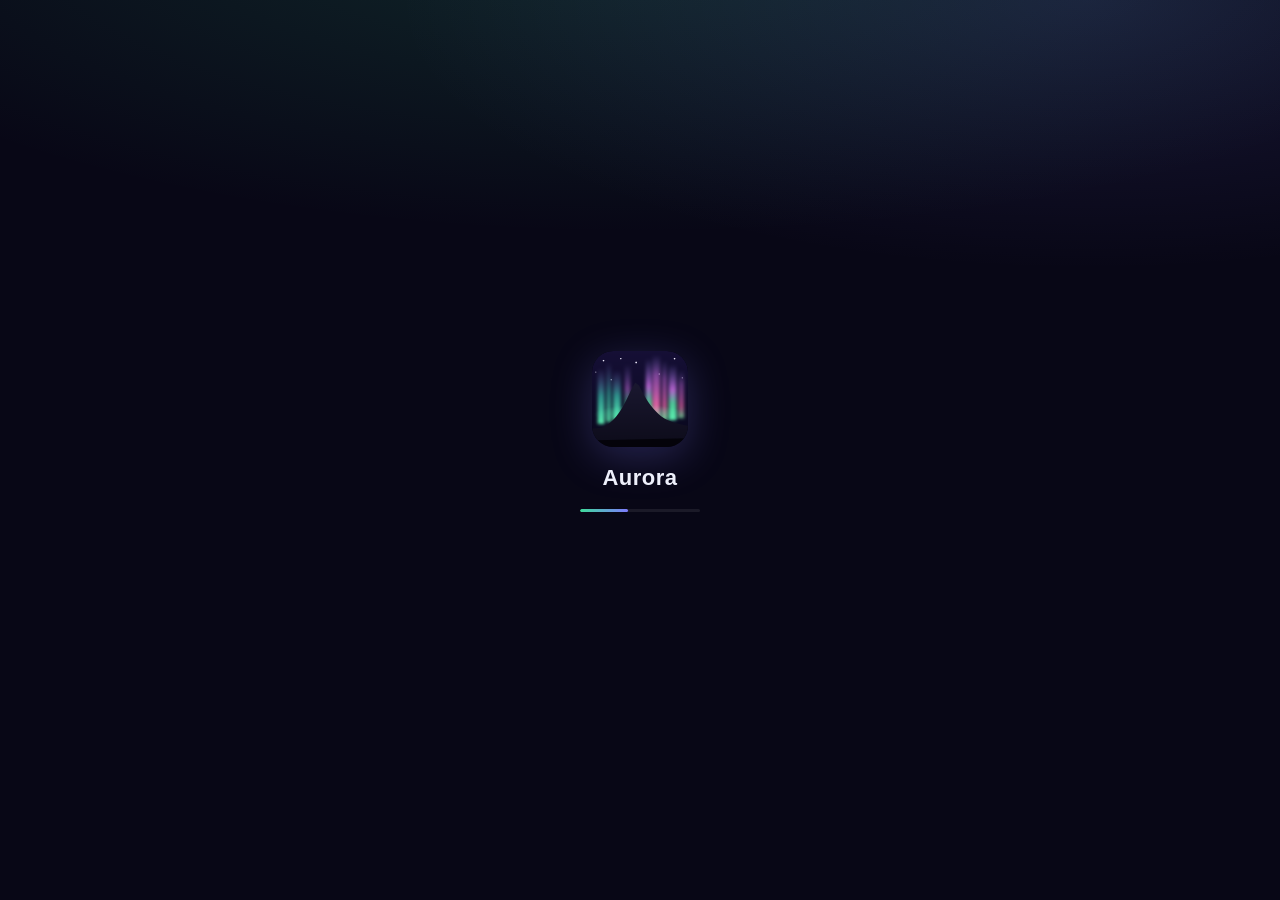
<file: web/index.html>
<!DOCTYPE html>
<html lang="pt-BR">
<head>
  <!-- Trocado pelo --base-href do `flutter build web` (precisa começar e terminar com "/"). -->
  <base href="$FLUTTER_BASE_HREF">

  <meta charset="UTF-8">
  <meta name="description" content="Aurora: tarefas, hábitos, treino, finanças e metas num app só.">
  <!-- viewport-fit=cover: o céu vai até a borda; o conteúdo fica dentro do safe-area (ver #app no CSS).
       maximum-scale=1 + inputs com 16px: o Safari não dá zoom ao tocar num campo. -->
  <meta name="viewport" content="width=device-width, initial-scale=1, maximum-scale=1, viewport-fit=cover">
  <meta name="theme-color" content="#080716">
  <meta name="color-scheme" content="dark light">
  <meta name="format-detection" content="telephone=no">

  <!-- iOS: "Adicionar à Tela de Início" abre sem a barra do Safari, como app. -->
  <meta name="apple-mobile-web-app-capable" content="yes">
  <meta name="mobile-web-app-capable" content="yes">
  <!-- black-translucent: a barra de status fica por cima do céu (o app desce o conteúdo pelo safe-area). -->
  <meta name="apple-mobile-web-app-status-bar-style" content="black-translucent">
  <meta name="apple-mobile-web-app-title" content="Aurora">
  <link rel="apple-touch-icon" href="icons/apple-touch-icon-180.png">
  <link rel="apple-touch-icon" sizes="152x152" href="icons/apple-touch-icon-152.png">
  <link rel="apple-touch-icon" sizes="167x167" href="icons/apple-touch-icon-167.png">
  <link rel="apple-touch-icon" sizes="180x180" href="icons/apple-touch-icon-180.png">

  <link rel="icon" type="image/png" href="favicon.png">
  <link rel="manifest" href="manifest.json">
  <title>Aurora</title>

  <style>
    :root {
      --ceu: #080716;
      --texto: #EEF0FB;
      --apagado: #A3A6C8;
      --grad-ini: #3EDB9A;
      --grad-fim: #7E7BFF;
      /* Safe-area do iPhone (notch, Dynamic Island, indicador de início). */
      --sa-cima: env(safe-area-inset-top, 0px);
      --sa-baixo: env(safe-area-inset-bottom, 0px);
      --sa-esq: env(safe-area-inset-left, 0px);
      --sa-dir: env(safe-area-inset-right, 0px);
    }

    html, body {
      margin: 0;
      padding: 0;
      height: 100%;
      background: var(--ceu);
      color: var(--texto);
      /* Sensação de app: sem seleção de texto, sem menu de toque longo, sem "puxar para atualizar". */
      -webkit-user-select: none;
      user-select: none;
      -webkit-touch-callout: none;
      -webkit-tap-highlight-color: transparent;
      -webkit-text-size-adjust: 100%;
      text-size-adjust: 100%;
      overscroll-behavior: none;
      overscroll-behavior-y: none;
      overflow: hidden;
      touch-action: manipulation;
    }

    /* Campos de texto (o Flutter cria <input>/<textarea> escondidos para o teclado):
       16px ou mais evita o zoom automático do Safari ao focar. Seleção volta a valer neles. */
    input, textarea, select, [contenteditable] {
      font-size: 16px !important;
      -webkit-user-select: text;
      user-select: text;
    }

    /* O Flutter ocupa a página inteira (o céu vai atrás da barra de status, como num app
       instalado). O safe-area vai para o Flutter por auroraAreaSegura()
       (lib/core/area_segura.dart), e cada tela desvia com SafeArea. */
    #app {
      position: fixed;
      inset: 0;
      overflow: hidden;
    }
    /* Mede o safe-area (env direto, sem var). A caixa cresce com o padding, então o
       ResizeObserver percebe quando o iOS informa ou muda os valores. */
    #medida-area {
      position: fixed;
      top: 0;
      left: 0;
      width: 0;
      height: 0;
      visibility: hidden;
      pointer-events: none;
      padding: env(safe-area-inset-top, 0px) env(safe-area-inset-right, 0px)
               env(safe-area-inset-bottom, 0px) env(safe-area-inset-left, 0px);
    }

    /* Tela de carregamento: aparece na hora (antes do Flutter) e some no 1º quadro. */
    #abertura {
      position: fixed;
      inset: 0;
      z-index: 10;
      display: flex;
      flex-direction: column;
      align-items: center;
      justify-content: center;
      gap: 18px;
      padding: var(--sa-cima) var(--sa-dir) var(--sa-baixo) var(--sa-esq);
      background:
        radial-gradient(120% 60% at 50% -10%, rgba(62, 219, 154, .16), transparent 60%),
        radial-gradient(90% 50% at 85% 0%, rgba(126, 123, 255, .14), transparent 60%),
        var(--ceu);
      font-family: -apple-system, BlinkMacSystemFont, "Segoe UI", Roboto, sans-serif;
      transition: opacity .35s ease;
    }
    #abertura.saindo { opacity: 0; pointer-events: none; }
    #abertura img {
      width: 96px;
      height: 96px;
      border-radius: 22%;
      box-shadow: 0 10px 40px rgba(126, 123, 255, .25);
    }
    #abertura .nome { font-size: 22px; font-weight: 600; letter-spacing: .5px; }
    #abertura .barra {
      width: 120px;
      height: 3px;
      border-radius: 3px;
      background: rgba(255, 255, 255, .08);
      overflow: hidden;
    }
    #abertura .barra::after {
      content: "";
      display: block;
      width: 40%;
      height: 100%;
      border-radius: 3px;
      background: linear-gradient(90deg, var(--grad-ini), var(--grad-fim));
      animation: correr 1.1s ease-in-out infinite;
    }
    #abertura .aviso {
      min-height: 20px;
      max-width: 280px;
      text-align: center;
      font-size: 14px;
      line-height: 20px;
      color: var(--apagado);
    }
    @keyframes correr {
      from { transform: translateX(-100%); }
      to { transform: translateX(250%); }
    }
    @media (prefers-reduced-motion: reduce) {
      #abertura .barra::after { animation: none; width: 100%; }
    }
  </style>
</head>
<body>
  <div id="abertura" role="status" aria-live="polite">
    <img src="icons/Icon-192.png" alt="">
    <div class="nome">Aurora</div>
    <div class="barra"></div>
    <div class="aviso" id="abertura-aviso"></div>
  </div>
  <div id="app"></div>
  <div id="medida-area"></div>
  <!-- Em arquivo, não embutido: a Content-Security-Policy (web/_headers) barra script embutido. -->
  <script src="aurora_web.js"></script>

  <!-- Carrega o Flutter dentro de #app e registra o Service Worker (web/flutter_bootstrap.js). -->
  <script src="flutter_bootstrap.js" async></script>
</body>
</html>
</file>
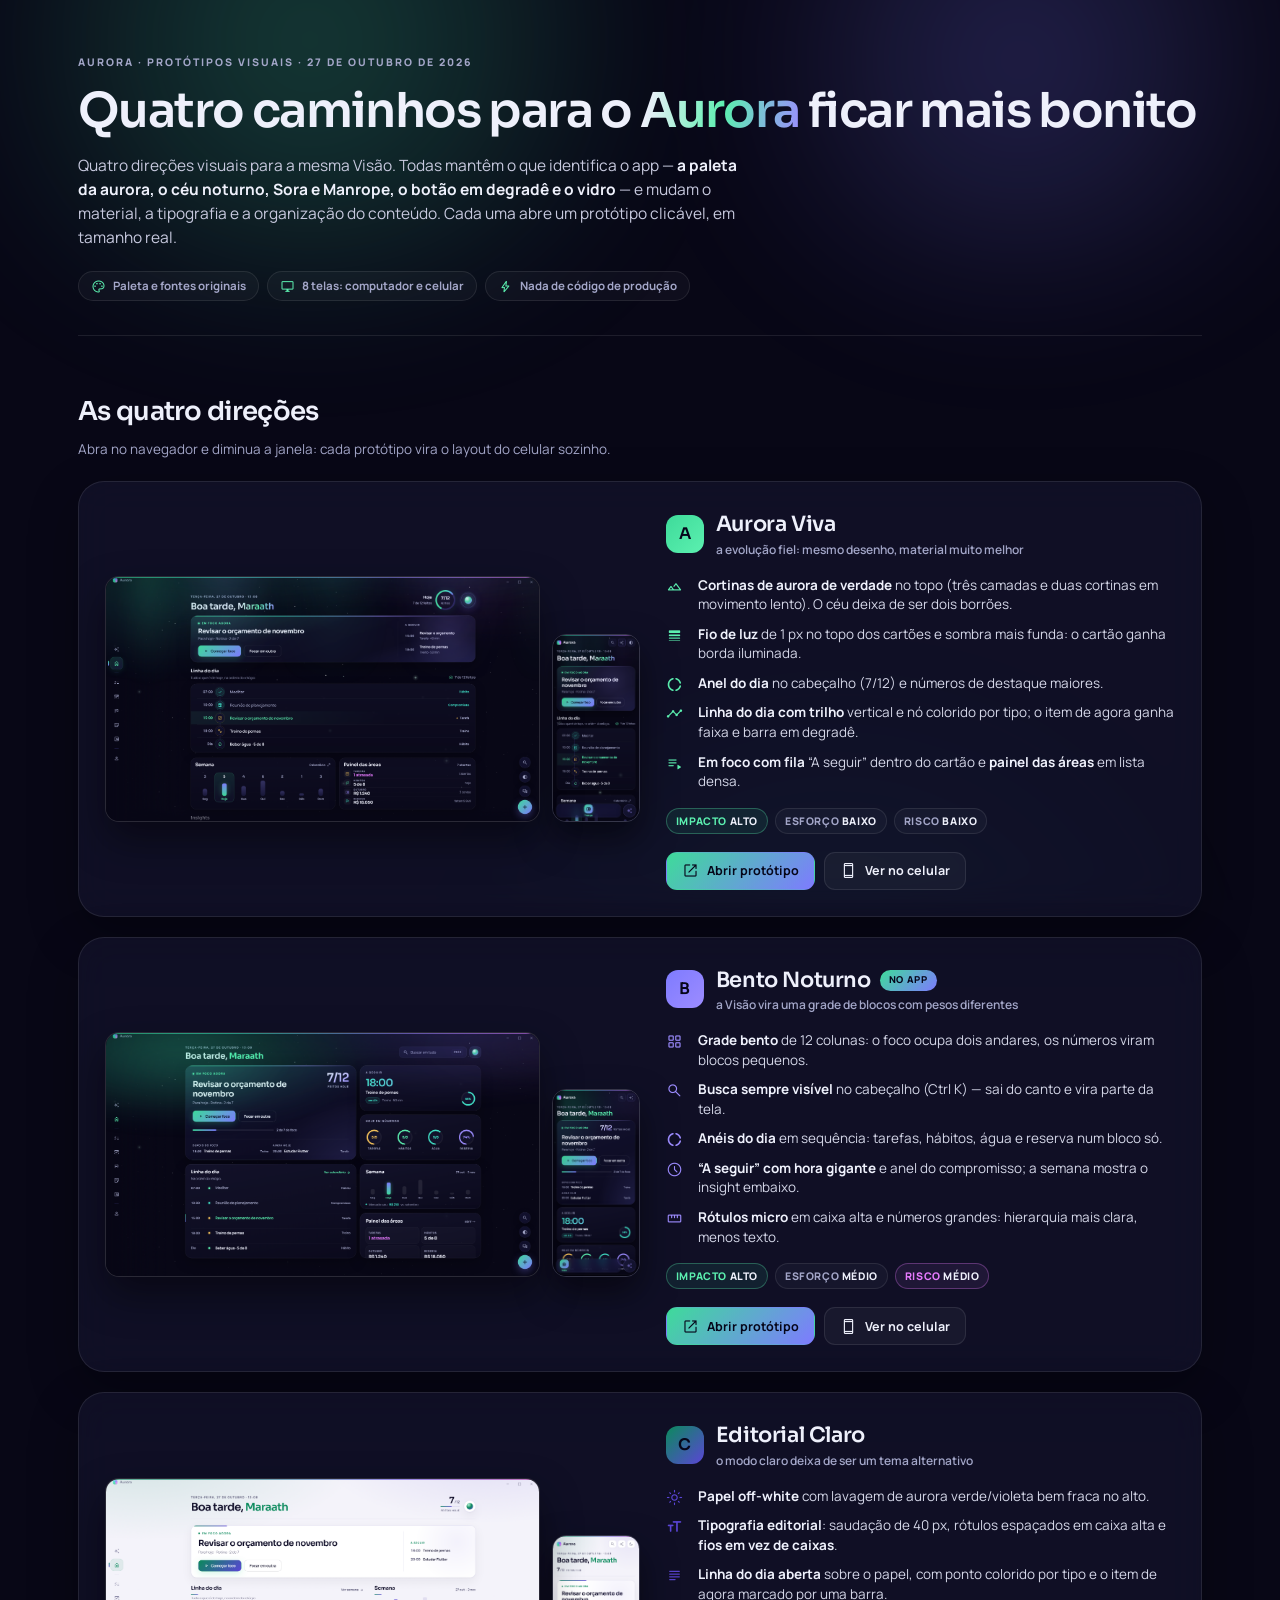
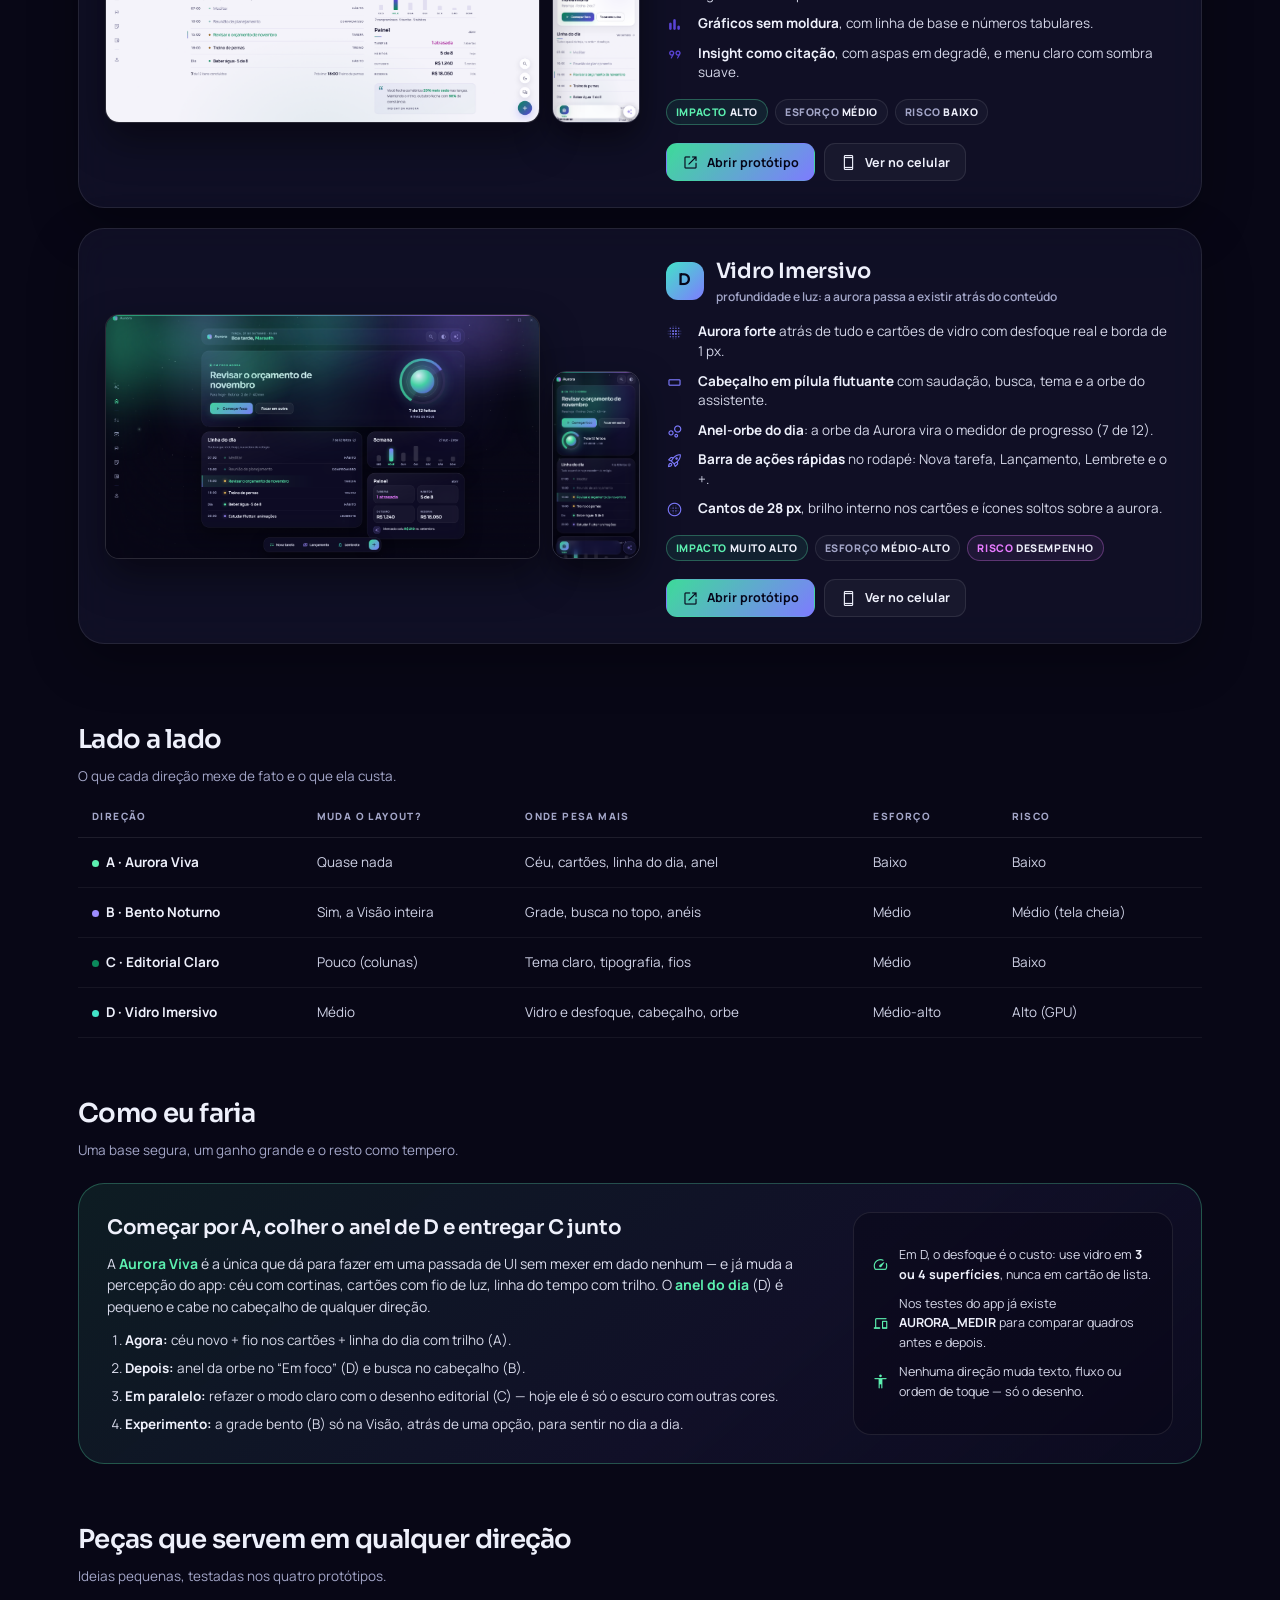
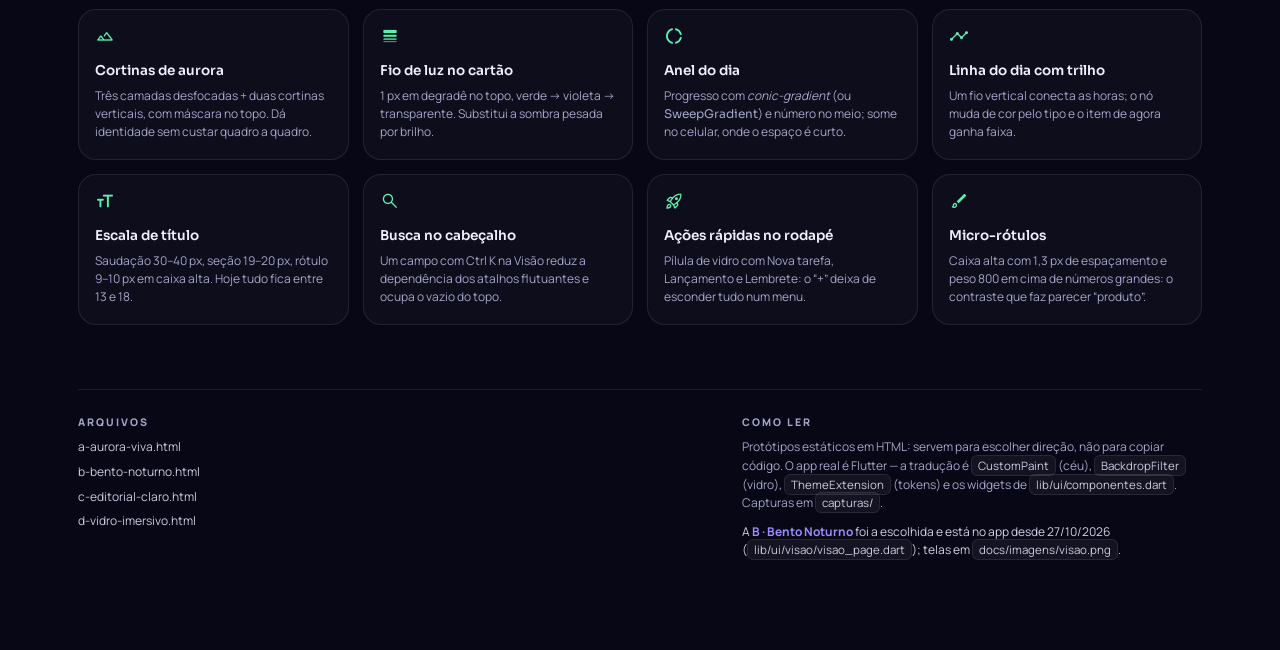
<file: docs/prototipo/visual/index.html>
<!doctype html>
<html lang="pt-BR">
<head>
<meta charset="utf-8">
<meta name="viewport" content="width=device-width, initial-scale=1">
<title>Aurora · estúdio visual — quatro caminhos</title>
<link rel="preconnect" href="https://fonts.googleapis.com">
<link href="https://fonts.googleapis.com/css2?family=Manrope:wght@300;400;500;600;700;800&family=Sora:wght@400;500;600;700&display=block" rel="stylesheet">
<link href="https://fonts.googleapis.com/css2?family=Material+Symbols+Rounded:opsz,wght,FILL@20..48,300..500,0..1&display=block" rel="stylesheet">
<style>
:root{
  --bg:#080716;--surface:#0F0E26;--surface2:#18173A;--line:#232250;--text:#EEF0FB;--muted:#A3A6C8;
  --accent:#5CF0B0;--accentFill:#3EDB9A;--gradIni:#3EDB9A;--gradFim:#7E7BFF;--noAccent:#06061A;
  --violeta:#9D8CFF;--teal:#42E3C8;--warn:#F5C35B;--bad:#E77BFF;
  --vidro:rgba(22,21,46,.62);--borda:rgba(255,255,255,.09);
}
*{box-sizing:border-box;margin:0;padding:0}
body{background:var(--bg);color:var(--text);font-family:Manrope,sans-serif;font-size:15px;line-height:1.55;
  -webkit-font-smoothing:antialiased;overflow-x:hidden}
.ms{font-family:'Material Symbols Rounded',sans-serif;font-weight:400;font-size:20px;line-height:1;
  font-variation-settings:'FILL' 0,'wght' 320,'opsz' 24;display:inline-block}
a{color:inherit;text-decoration:none}
.sora{font-family:Sora,sans-serif}

.ceu{position:fixed;inset:0;z-index:0;pointer-events:none;overflow:hidden}
.ceu i{position:absolute;border-radius:50%;filter:blur(70px);opacity:.5}
.ceu i:nth-child(1){width:900px;height:520px;left:-140px;top:-220px;background:radial-gradient(circle,rgba(62,219,154,.55),transparent 68%)}
.ceu i:nth-child(2){width:760px;height:480px;right:-120px;top:-180px;background:radial-gradient(circle,rgba(126,123,255,.5),transparent 68%)}
.ceu i:nth-child(3){width:900px;height:600px;left:30%;bottom:-420px;background:radial-gradient(circle,rgba(66,227,200,.22),transparent 70%)}
.pagina{position:relative;z-index:1;max-width:1180px;margin:0 auto;padding:0 28px 90px}

.topo{padding:54px 0 34px;border-bottom:1px solid var(--borda)}
.rot{font-size:10.5px;font-weight:800;letter-spacing:2px;text-transform:uppercase;color:var(--muted)}
h1{font-family:Sora;font-size:48px;font-weight:600;letter-spacing:-1.6px;line-height:1.06;margin:16px 0 16px}
h1 em{font-style:normal;background:linear-gradient(100deg,var(--text) 6%,var(--accent) 52%,var(--violeta));-webkit-background-clip:text;background-clip:text;color:transparent}
.topo p{max-width:660px;color:#C7C9DE;font-size:15.5px}
.topo p b{color:var(--text);font-weight:700}
.selos{display:flex;gap:8px;margin-top:22px;flex-wrap:wrap}
.selo{display:inline-flex;align-items:center;gap:7px;height:30px;padding:0 12px;border-radius:999px;border:1px solid var(--borda);
  background:rgba(255,255,255,.03);font-size:11.5px;font-weight:700;color:var(--muted)}
.selo .ms{font-size:15px;color:var(--accent)}

h2{font-family:Sora;font-size:26px;font-weight:600;letter-spacing:-.7px}
.secao{padding-top:56px}
.cabeco{display:flex;align-items:flex-end;justify-content:space-between;gap:20px;margin-bottom:22px}
.cabeco p{color:var(--muted);font-size:13.5px;margin-top:6px;max-width:560px}

/* cartão de direção */
.direcao{display:grid;grid-template-columns:1.05fr 1fr;gap:26px;align-items:center;padding:26px;
  border-radius:26px;border:1px solid var(--borda);background:var(--vidro);
  backdrop-filter:blur(18px) saturate(1.3);box-shadow:0 18px 50px rgba(0,0,0,.3);margin-bottom:20px}
.direcao+.direcao{margin-top:0}
.visuais{position:relative;display:flex;align-items:flex-end;gap:12px}
.pc{flex:1;border-radius:14px;overflow:hidden;border:1px solid rgba(255,255,255,.13);
  box-shadow:0 18px 40px rgba(0,0,0,.45);background:#0A0918;position:relative}
.pc img{display:block;width:100%;height:auto}
.fone{width:88px;border-radius:14px;overflow:hidden;border:1px solid rgba(255,255,255,.16);box-shadow:0 16px 34px rgba(0,0,0,.5);flex:0 0 88px}
.fone img{display:block;width:100%;height:auto}
.texto-d{display:flex;flex-direction:column;gap:0}
.marca-d{display:flex;align-items:center;gap:12px}
.letra{width:38px;height:38px;border-radius:12px;display:grid;place-items:center;font-family:Sora;font-size:16px;font-weight:600;
  color:var(--noAccent);background:linear-gradient(135deg,var(--c1),var(--c2));flex:0 0 38px}
.nome-d{font-family:Sora;font-size:21px;font-weight:600;letter-spacing:-.4px}
.nome-linha{display:flex;align-items:center;gap:9px;flex-wrap:wrap}
.escolhida{font-size:9.5px;font-weight:800;letter-spacing:.9px;text-transform:uppercase;color:var(--noAccent);
  background:linear-gradient(135deg,var(--gradIni),var(--gradFim));border-radius:999px;padding:3px 9px}
.lema{font-size:12px;color:var(--muted);font-weight:600}
.lista{list-style:none;margin:16px 0 0;display:flex;flex-direction:column;gap:10px}
.lista li{display:grid;grid-template-columns:22px 1fr;gap:10px;font-size:13.5px;color:#D5D7E8;line-height:1.45;align-items:start}
.lista li b{color:var(--text)}
.lista .ms{font-size:17px;color:var(--c2);margin-top:2px}
.tags{display:flex;gap:7px;margin-top:16px;flex-wrap:wrap}
.tag{font-size:10.5px;font-weight:800;letter-spacing:.6px;text-transform:uppercase;border-radius:999px;
  padding:4px 9px;border:1px solid var(--borda);color:var(--muted);background:rgba(255,255,255,.03)}
.tag b{color:var(--text);font-weight:800}
.tag.i{border-color:rgba(92,240,176,.3);color:var(--accent);background:rgba(62,219,154,.09)}
.tag.r{border-color:rgba(231,123,255,.3);color:var(--bad);background:rgba(231,123,255,.08)}
.abrir{display:flex;gap:9px;margin-top:18px;flex-wrap:wrap}
.botao{display:inline-flex;align-items:center;gap:8px;height:38px;padding:0 15px;border-radius:11px;font-size:12.5px;font-weight:700;
  border:1px solid var(--borda-forte,var(--borda));color:var(--text);background:rgba(255,255,255,.04)}
.botao .ms{font-size:17px}
.botao.p{background:linear-gradient(135deg,var(--gradIni),var(--gradFim));color:var(--noAccent);border-color:transparent}
.botao.p .ms{color:var(--noAccent)}

/* tabela */
.tabela{width:100%;border-collapse:collapse;font-size:13.5px;margin-top:6px}
.tabela th{text-align:left;font-size:10px;letter-spacing:1.4px;text-transform:uppercase;color:var(--muted);
  padding:0 14px 12px;border-bottom:1px solid var(--borda);font-weight:800}
.tabela td{padding:14px;border-bottom:1px solid rgba(255,255,255,.06);vertical-align:top;color:#CFD2E6}
.tabela td:first-child{color:var(--text);font-weight:700;white-space:nowrap}
.tabela .pt{display:inline-block;width:7px;height:7px;border-radius:50%;margin-right:7px}

/* recomendação */
.recomenda{display:grid;grid-template-columns:1fr 320px;gap:26px;padding:28px;border-radius:26px;border:1px solid rgba(92,240,176,.28);
  background:linear-gradient(140deg,rgba(62,219,154,.10),rgba(126,123,255,.08) 60%,rgba(15,14,38,.6));margin-top:8px}
.recomenda h3{font-family:Sora;font-size:20px;font-weight:600;margin-bottom:10px;letter-spacing:-.3px}
.recomenda p{font-size:14px;color:#D8DAEA;margin-bottom:12px}
.recomenda p b{color:var(--accent)}
.recomenda ol{margin:0 0 0 18px;display:flex;flex-direction:column;gap:7px;font-size:13.5px;color:#D8DAEA}
.recomenda ol b{color:var(--text)}
.caixa-v{display:flex;flex-direction:column;gap:10px;justify-content:center;padding:16px 18px;border-radius:18px;
  background:rgba(8,7,22,.5);border:1px solid var(--borda)}
.caixa-v .l{display:flex;align-items:center;gap:10px;font-size:12.5px;color:#D5D7E8}
.caixa-v .l .ms{font-size:17px;color:var(--accent)}
.caixa-v .l b{color:var(--text)}

/* ideias */
.ideias{display:grid;grid-template-columns:repeat(4,1fr);gap:14px;margin-top:6px}
.ideia{padding:16px 16px 18px;border-radius:18px;border:1px solid var(--borda);background:rgba(255,255,255,.028)}
.ideia .ms{font-size:20px;color:var(--accent)}
.ideia b{display:block;font-family:Sora;font-size:13.5px;font-weight:600;margin:9px 0 5px}
.ideia p{font-size:12px;color:var(--muted);line-height:1.5}

footer{margin-top:64px;padding-top:24px;border-top:1px solid var(--borda);display:flex;justify-content:space-between;gap:20px;flex-wrap:wrap;
  font-size:12px;color:var(--muted)}
footer code{font-family:Manrope;font-size:11.5px;color:#C9CBE0;background:rgba(255,255,255,.05);border:1px solid var(--borda);
  border-radius:6px;padding:2px 6px}
.arquivos{display:flex;flex-direction:column;gap:6px}
.arquivos a{color:#C9CBE0}
.arquivos a:hover{color:var(--accent)}

@media (max-width:980px){
  h1{font-size:34px;letter-spacing:-1px}
  .direcao{grid-template-columns:1fr;padding:18px}
  .ideias{grid-template-columns:1fr 1fr}
  .recomenda{grid-template-columns:1fr}
  .tabela{font-size:12.5px}
  .fone{width:64px;flex:0 0 64px}
}
@media (max-width:640px){
  .pagina{padding:0 16px 60px}
  .topo{padding:32px 0 24px}
  .ideias{grid-template-columns:1fr}
  .tabela thead{display:none}
  .tabela tr{display:block;border-bottom:1px solid var(--borda);padding:10px 0}
  .tabela td{display:flex;justify-content:space-between;gap:18px;border:0;padding:4px 0;text-align:right}
  .tabela td:first-child{text-align:left}
}
</style>
</head>
<body>
<div class="ceu"><i></i><i></i><i></i></div>

<div class="pagina">
  <header class="topo">
    <div class="rot">Aurora · protótipos visuais · 27 de outubro de 2026</div>
    <h1>Quatro caminhos para o <em>Aurora</em> ficar mais bonito</h1>
    <p>Quatro direções visuais para a mesma Visão. Todas mantêm o que identifica o app —
      <b>a paleta da aurora, o céu noturno, Sora e Manrope, o botão em degradê e o vidro</b> — e mudam o
      material, a tipografia e a organização do conteúdo. Cada uma abre um protótipo clicável, em tamanho real.</p>
    <div class="selos">
      <span class="selo"><span class="ms">palette</span>Paleta e fontes originais</span>
      <span class="selo"><span class="ms">desktop_windows</span>8 telas: computador e celular</span>
      <span class="selo"><span class="ms">bolt</span>Nada de código de produção</span>
    </div>
  </header>

  <section class="secao" id="direcoes">
    <div class="cabeco">
      <div>
        <h2>As quatro direções</h2>
        <p>Abra no navegador e diminua a janela: cada protótipo vira o layout do celular sozinho.</p>
      </div>
    </div>

    <article class="direcao" style="--c1:#3EDB9A;--c2:#5CF0B0">
      <div class="visuais">
        <div class="pc"><img src="capturas/a-desktop.png" alt="Direção A — Aurora Viva, tela do computador"></div>
        <div class="fone"><img src="capturas/a-celular.png" alt="Direção A — celular"></div>
      </div>
      <div class="texto-d">
        <div class="marca-d"><span class="letra">A</span><div><div class="nome-d">Aurora Viva</div><div class="lema">a evolução fiel: mesmo desenho, material muito melhor</div></div></div>
        <ul class="lista">
          <li><span class="ms">landscape</span><span><b>Cortinas de aurora de verdade</b> no topo (três camadas e duas cortinas em movimento lento). O céu deixa de ser dois borrões.</span></li>
          <li><span class="ms">line_weight</span><span><b>Fio de luz</b> de 1&nbsp;px no topo dos cartões e sombra mais funda: o cartão ganha borda iluminada.</span></li>
          <li><span class="ms">donut_large</span><span><b>Anel do dia</b> no cabeçalho (7/12) e números de destaque maiores.</span></li>
          <li><span class="ms">timeline</span><span><b>Linha do dia com trilho</b> vertical e nó colorido por tipo; o item de agora ganha faixa e barra em degradê.</span></li>
          <li><span class="ms">playlist_play</span><span><b>Em foco com fila</b> “A seguir” dentro do cartão e <b>painel das áreas</b> em lista densa.</span></li>
        </ul>
        <div class="tags"><span class="tag i">impacto <b>alto</b></span><span class="tag">esforço <b>baixo</b></span><span class="tag">risco <b>baixo</b></span></div>
        <div class="abrir">
          <a class="botao p" href="a-aurora-viva.html"><span class="ms">open_in_new</span>Abrir protótipo</a>
          <a class="botao" href="a-aurora-viva.html"><span class="ms">smartphone</span>Ver no celular</a>
        </div>
      </div>
    </article>

    <article class="direcao" style="--c1:#7E7BFF;--c2:#9D8CFF">
      <div class="visuais">
        <div class="pc"><img src="capturas/b-desktop.png" alt="Direção B — Bento Noturno, tela do computador"></div>
        <div class="fone"><img src="capturas/b-celular.png" alt="Direção B — celular"></div>
      </div>
      <div class="texto-d">
        <div class="marca-d"><span class="letra">B</span><div><div class="nome-linha"><div class="nome-d">Bento Noturno</div><span class="escolhida">no app</span></div><div class="lema">a Visão vira uma grade de blocos com pesos diferentes</div></div></div>
        <ul class="lista">
          <li><span class="ms">grid_view</span><span><b>Grade bento</b> de 12 colunas: o foco ocupa dois andares, os números viram blocos pequenos.</span></li>
          <li><span class="ms">search</span><span><b>Busca sempre visível</b> no cabeçalho (Ctrl&nbsp;K) — sai do canto e vira parte da tela.</span></li>
          <li><span class="ms">donut_large</span><span><b>Anéis do dia</b> em sequência: tarefas, hábitos, água e reserva num bloco só.</span></li>
          <li><span class="ms">schedule</span><span><b>“A seguir” com hora gigante</b> e anel do compromisso; a semana mostra o insight embaixo.</span></li>
          <li><span class="ms">straighten</span><span><b>Rótulos micro</b> em caixa alta e números grandes: hierarquia mais clara, menos texto.</span></li>
        </ul>
        <div class="tags"><span class="tag i">impacto <b>alto</b></span><span class="tag">esforço <b>médio</b></span><span class="tag r">risco <b>médio</b></span></div>
        <div class="abrir">
          <a class="botao p" href="b-bento-noturno.html"><span class="ms">open_in_new</span>Abrir protótipo</a>
          <a class="botao" href="b-bento-noturno.html"><span class="ms">smartphone</span>Ver no celular</a>
        </div>
      </div>
    </article>

    <article class="direcao" style="--c1:#0B8A5C;--c2:#5B45D6">
      <div class="visuais">
        <div class="pc"><img src="capturas/c-desktop.png" alt="Direção C — Editorial Claro, tela do computador"></div>
        <div class="fone"><img src="capturas/c-celular.png" alt="Direção C — celular"></div>
      </div>
      <div class="texto-d">
        <div class="marca-d"><span class="letra">C</span><div><div class="nome-d">Editorial Claro</div><div class="lema">o modo claro deixa de ser um tema alternativo</div></div></div>
        <ul class="lista">
          <li><span class="ms">light_mode</span><span><b>Papel off-white</b> com lavagem de aurora verde/violeta bem fraca no alto.</span></li>
          <li><span class="ms">format_size</span><span><b>Tipografia editorial</b>: saudação de 40&nbsp;px, rótulos espaçados em caixa alta e <b>fios em vez de caixas</b>.</span></li>
          <li><span class="ms">subject</span><span><b>Linha do dia aberta</b> sobre o papel, com ponto colorido por tipo e o item de agora marcado por uma barra.</span></li>
          <li><span class="ms">bar_chart</span><span><b>Gráficos sem moldura</b>, com linha de base e números tabulares.</span></li>
          <li><span class="ms">format_quote</span><span><b>Insight como citação</b>, com aspas em degradê, e menu claro com sombra suave.</span></li>
        </ul>
        <div class="tags"><span class="tag i">impacto <b>alto</b></span><span class="tag">esforço <b>médio</b></span><span class="tag">risco <b>baixo</b></span></div>
        <div class="abrir">
          <a class="botao p" href="c-editorial-claro.html"><span class="ms">open_in_new</span>Abrir protótipo</a>
          <a class="botao" href="c-editorial-claro.html"><span class="ms">smartphone</span>Ver no celular</a>
        </div>
      </div>
    </article>

    <article class="direcao" style="--c1:#42E3C8;--c2:#7E7BFF">
      <div class="visuais">
        <div class="pc"><img src="capturas/d-desktop.png" alt="Direção D — Vidro Imersivo, tela do computador"></div>
        <div class="fone"><img src="capturas/d-celular.png" alt="Direção D — celular"></div>
      </div>
      <div class="texto-d">
        <div class="marca-d"><span class="letra">D</span><div><div class="nome-d">Vidro Imersivo</div><div class="lema">profundidade e luz: a aurora passa a existir atrás do conteúdo</div></div></div>
        <ul class="lista">
          <li><span class="ms">blur_on</span><span><b>Aurora forte</b> atrás de tudo e cartões de vidro com desfoque real e borda de 1&nbsp;px.</span></li>
          <li><span class="ms">crop_16_9</span><span><b>Cabeçalho em pílula flutuante</b> com saudação, busca, tema e a orbe do assistente.</span></li>
          <li><span class="ms">bubble_chart</span><span><b>Anel-orbe do dia</b>: a orbe da Aurora vira o medidor de progresso (7 de 12).</span></li>
          <li><span class="ms">rocket_launch</span><span><b>Barra de ações rápidas</b> no rodapé: Nova tarefa, Lançamento, Lembrete e o +.</span></li>
          <li><span class="ms">blur_circular</span><span><b>Cantos de 28&nbsp;px</b>, brilho interno nos cartões e ícones soltos sobre a aurora.</span></li>
        </ul>
        <div class="tags"><span class="tag i">impacto <b>muito alto</b></span><span class="tag">esforço <b>médio-alto</b></span><span class="tag r">risco <b>desempenho</b></span></div>
        <div class="abrir">
          <a class="botao p" href="d-vidro-imersivo.html"><span class="ms">open_in_new</span>Abrir protótipo</a>
          <a class="botao" href="d-vidro-imersivo.html"><span class="ms">smartphone</span>Ver no celular</a>
        </div>
      </div>
    </article>
  </section>

  <section class="secao" id="comparacao">
    <div class="cabeco"><div><h2>Lado a lado</h2><p>O que cada direção mexe de fato e o que ela custa.</p></div></div>
    <table class="tabela">
      <thead><tr><th>Direção</th><th>Muda o layout?</th><th>Onde pesa mais</th><th>Esforço</th><th>Risco</th></tr></thead>
      <tbody>
        <tr><td><span class="pt" style="background:#5CF0B0"></span>A · Aurora Viva</td><td>Quase nada</td><td>Céu, cartões, linha do dia, anel</td><td>Baixo</td><td>Baixo</td></tr>
        <tr><td><span class="pt" style="background:#9D8CFF"></span>B · Bento Noturno</td><td>Sim, a Visão inteira</td><td>Grade, busca no topo, anéis</td><td>Médio</td><td>Médio (tela cheia)</td></tr>
        <tr><td><span class="pt" style="background:#0B8A5C"></span>C · Editorial Claro</td><td>Pouco (colunas)</td><td>Tema claro, tipografia, fios</td><td>Médio</td><td>Baixo</td></tr>
        <tr><td><span class="pt" style="background:#42E3C8"></span>D · Vidro Imersivo</td><td>Médio</td><td>Vidro e desfoque, cabeçalho, orbe</td><td>Médio-alto</td><td>Alto (GPU)</td></tr>
      </tbody>
    </table>
  </section>

  <section class="secao" id="recomendacao">
    <div class="cabeco"><div><h2>Como eu faria</h2><p>Uma base segura, um ganho grande e o resto como tempero.</p></div></div>
    <div class="recomenda">
      <div>
        <h3>Começar por A, colher o anel de D e entregar C junto</h3>
        <p>A <b>Aurora Viva</b> é a única que dá para fazer em uma passada de UI sem mexer em dado nenhum —
          e já muda a percepção do app: céu com cortinas, cartões com fio de luz, linha do tempo com trilho.
          O <b>anel do dia</b> (D) é pequeno e cabe no cabeçalho de qualquer direção.</p>
        <ol>
          <li><b>Agora:</b> céu novo + fio nos cartões + linha do dia com trilho (A).</li>
          <li><b>Depois:</b> anel da orbe no “Em foco” (D) e busca no cabeçalho (B).</li>
          <li><b>Em paralelo:</b> refazer o modo claro com o desenho editorial (C) — hoje ele é só o escuro com outras cores.</li>
          <li><b>Experimento:</b> a grade bento (B) só na Visão, atrás de uma opção, para sentir no dia a dia.</li>
        </ol>
      </div>
      <div class="caixa-v">
        <div class="l"><span class="ms">speed</span><div>Em D, o desfoque é o custo: use vidro em <b>3 ou 4 superfícies</b>, nunca em cartão de lista.</div></div>
        <div class="l"><span class="ms">devices</span><div>Nos testes do app já existe <b>AURORA_MEDIR</b> para comparar quadros antes e depois.</div></div>
        <div class="l"><span class="ms">accessibility</span><div>Nenhuma direção muda texto, fluxo ou ordem de toque — só o desenho.</div></div>
      </div>
    </div>
  </section>

  <section class="secao" id="ideias">
    <div class="cabeco"><div><h2>Peças que servem em qualquer direção</h2><p>Ideias pequenas, testadas nos quatro protótipos.</p></div></div>
    <div class="ideias">
      <div class="ideia"><span class="ms">landscape</span><b>Cortinas de aurora</b><p>Três camadas desfocadas + duas cortinas verticais, com máscara no topo. Dá identidade sem custar quadro a quadro.</p></div>
      <div class="ideia"><span class="ms">line_weight</span><b>Fio de luz no cartão</b><p>1&nbsp;px em degradê no topo, verde → violeta → transparente. Substitui a sombra pesada por brilho.</p></div>
      <div class="ideia"><span class="ms">donut_large</span><b>Anel do dia</b><p>Progresso com <i>conic-gradient</i> (ou <span class="sora">SweepGradient</span>) e número no meio; some no celular, onde o espaço é curto.</p></div>
      <div class="ideia"><span class="ms">timeline</span><b>Linha do dia com trilho</b><p>Um fio vertical conecta as horas; o nó muda de cor pelo tipo e o item de agora ganha faixa.</p></div>
      <div class="ideia"><span class="ms">format_size</span><b>Escala de título</b><p>Saudação 30–40&nbsp;px, seção 19–20&nbsp;px, rótulo 9–10&nbsp;px em caixa alta. Hoje tudo fica entre 13 e 18.</p></div>
      <div class="ideia"><span class="ms">search</span><b>Busca no cabeçalho</b><p>Um campo com Ctrl&nbsp;K na Visão reduz a dependência dos atalhos flutuantes e ocupa o vazio do topo.</p></div>
      <div class="ideia"><span class="ms">rocket_launch</span><b>Ações rápidas no rodapé</b><p>Pílula de vidro com Nova tarefa, Lançamento e Lembrete: o “+” deixa de esconder tudo num menu.</p></div>
      <div class="ideia"><span class="ms">brush</span><b>Micro-rótulos</b><p>Caixa alta com 1,3&nbsp;px de espaçamento e peso 800 em cima de números grandes: o contraste que faz parecer “produto”.</p></div>
    </div>
  </section>

  <footer>
    <div>
      <div class="rot" style="margin-bottom:8px">Arquivos</div>
      <div class="arquivos">
        <a href="a-aurora-viva.html">a-aurora-viva.html</a>
        <a href="b-bento-noturno.html">b-bento-noturno.html</a>
        <a href="c-editorial-claro.html">c-editorial-claro.html</a>
        <a href="d-vidro-imersivo.html">d-vidro-imersivo.html</a>
      </div>
    </div>
    <div style="max-width:460px">
      <div class="rot" style="margin-bottom:8px">Como ler</div>
      Protótipos estáticos em HTML: servem para escolher direção, não para copiar código.
      O app real é Flutter — a tradução é <code>CustomPaint</code> (céu), <code>BackdropFilter</code> (vidro),
      <code>ThemeExtension</code> (tokens) e os widgets de <code>lib/ui/componentes.dart</code>.
      Capturas em <code>capturas/</code>.
      <p style="margin-top:10px;color:#CFD2E6">A <b style="color:#9D8CFF">B · Bento Noturno</b> foi a escolhida e
      está no app desde 27/10/2026 (<code>lib/ui/visao/visao_page.dart</code>); telas em
      <code>docs/imagens/visao.png</code>.</p>
    </div>
  </footer>
</div>
</body>
</html>
</file>
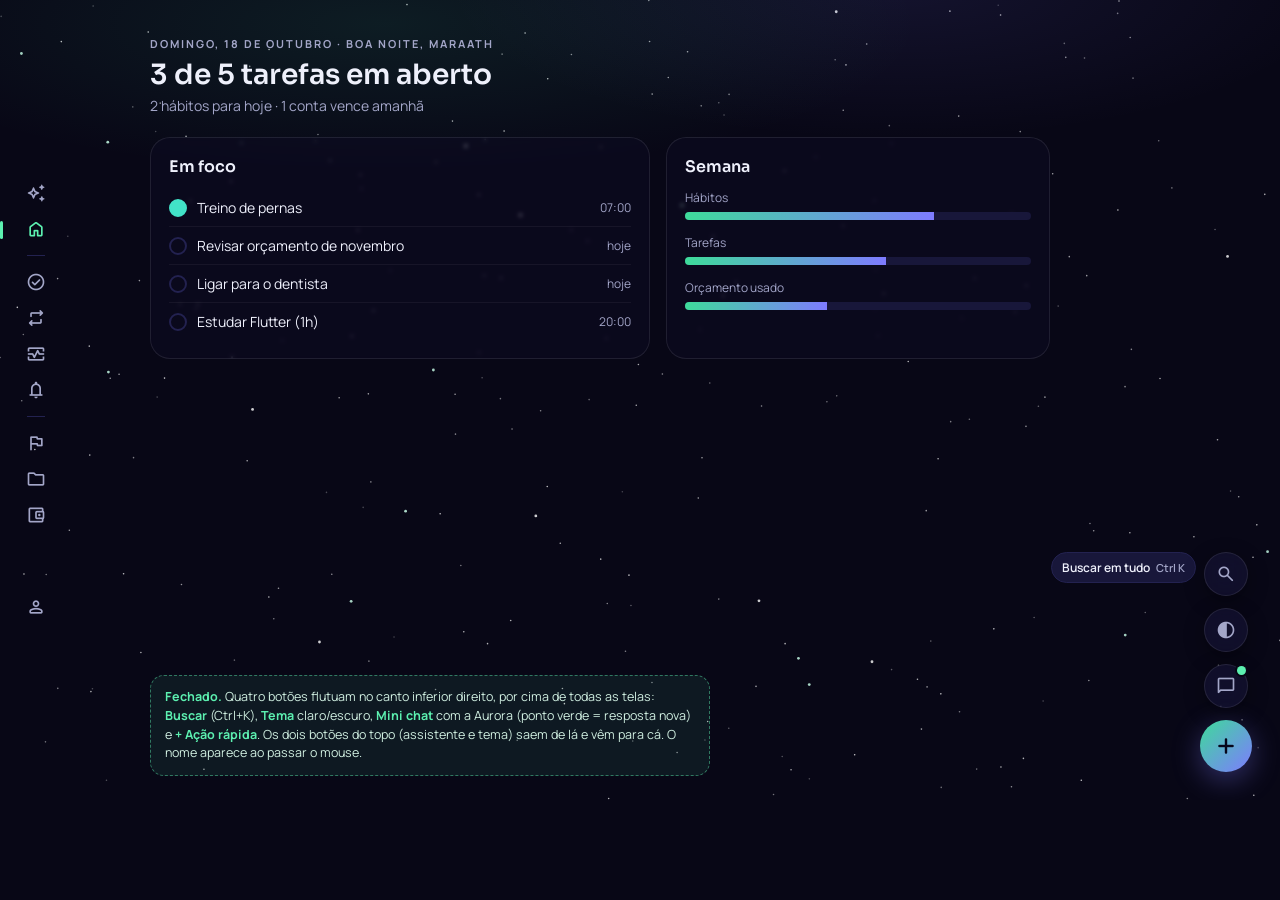
<file: docs/conceitos/atalhos-flutuantes.html>
<!doctype html>
<html lang="pt-BR">
<head>
<meta charset="utf-8">
<meta name="viewport" content="width=device-width, initial-scale=1">
<title>Atalhos flutuantes</title>
<link rel="preconnect" href="https://fonts.googleapis.com">
<link href="https://fonts.googleapis.com/css2?family=Manrope:wght@400;500;600;700;800&family=Sora:wght@500;600;700&display=block" rel="stylesheet">
<link href="https://fonts.googleapis.com/css2?family=Material+Symbols+Rounded:opsz,wght,FILL@20..48,300..500,0..1&display=block" rel="stylesheet">
<style>
:root{
  --bg:#080716;--surface:#0F0E26;--surface2:#18173A;--line:#232250;--text:#EEF0FB;--muted:#A3A6C8;
  --accent:#5CF0B0;--accentFill:#3EDB9A;--gradIni:#3EDB9A;--gradFim:#7E7BFF;--noAccent:#06061A;
  --violeta:#9D8CFF;--teal:#42E3C8;--warn:#F5C35B;--bad:#E77BFF;
  --vidro:rgba(24,23,58,.55);--borda:rgba(255,255,255,.09);
}
*{box-sizing:border-box;margin:0;padding:0}
html,body{width:1280px;height:800px;overflow:hidden}
body{background:var(--bg);color:var(--text);font-family:Manrope,sans-serif;font-size:14px;position:relative}
.ms{font-family:'Material Symbols Rounded';font-weight:400;font-style:normal;font-size:20px;line-height:1;letter-spacing:normal;text-transform:none;display:inline-block;white-space:nowrap;-webkit-font-smoothing:antialiased;font-variation-settings:'FILL' 0,'wght' 400,'opsz' 24}
canvas#ceu{position:absolute;inset:0}
.brilho{position:absolute;left:0;right:0;top:-120px;height:360px;background:radial-gradient(60% 60% at 30% 40%,rgba(62,219,154,.10),transparent 70%),radial-gradient(50% 60% at 70% 30%,rgba(126,123,255,.10),transparent 70%)}
/* menu lateral */
.lado{position:absolute;left:0;top:0;bottom:0;width:72px;display:flex;flex-direction:column;align-items:center;justify-content:center;gap:16px;color:var(--muted)}
.lado .ativo{color:var(--accent);position:relative}
.lado .ativo::before{content:'';position:absolute;left:-26px;top:2px;width:3px;height:18px;border-radius:2px;background:var(--accent)}
.lado .sep{width:18px;height:1px;background:var(--line)}
/* conteúdo */
.pag{position:absolute;left:150px;top:36px;width:900px}
.sobre{font-size:11px;letter-spacing:2px;color:var(--muted);font-weight:700}
h1{font-family:Sora;font-size:28px;font-weight:600;margin:6px 0 4px}
.sub{color:var(--muted)}
.cartao{background:rgba(15,14,38,.42);border:1px solid var(--borda);border-radius:20px;padding:18px;backdrop-filter:blur(2px)}
.grade{display:grid;grid-template-columns:1.3fr 1fr;gap:16px;margin-top:22px}
.cartao h3{font-family:Sora;font-size:16px;font-weight:600;margin-bottom:12px}
.linha{display:flex;align-items:center;gap:10px;padding:9px 0;border-top:1px solid rgba(255,255,255,.05)}
.linha:first-of-type{border-top:0}
.bola{width:18px;height:18px;border-radius:50%;border:2px solid var(--line)}
.bola.ok{background:var(--teal);border-color:var(--teal)}
.tag{margin-left:auto;font-size:12px;color:var(--muted)}
.barra{height:8px;border-radius:6px;background:var(--surface2);overflow:hidden;margin-top:6px}
.barra i{display:block;height:100%;background:linear-gradient(90deg,var(--gradIni),var(--gradFim))}
/* dock flutuante */
.dock{position:absolute;right:28px;bottom:28px;display:flex;flex-direction:column;gap:12px;align-items:center;z-index:5}
.bt{width:44px;height:44px;border-radius:50%;display:grid;place-items:center;background:var(--vidro);border:1px solid var(--borda);backdrop-filter:blur(10px) saturate(1.4);color:var(--muted);box-shadow:0 6px 20px rgba(0,0,0,.35);position:relative}
.bt.on{color:var(--accent);border-color:rgba(92,240,176,.45);background:rgba(62,219,154,.12)}
.bt.mais{width:52px;height:52px;background:linear-gradient(135deg,var(--gradIni),var(--gradFim));color:var(--noAccent);border:0;box-shadow:0 8px 28px rgba(126,123,255,.35)}
.bt.mais .ms{font-size:26px;font-variation-settings:'wght' 500}
.bt.mais.on .ms{transform:rotate(45deg)}
.ponto{position:absolute;top:1px;right:1px;width:9px;height:9px;border-radius:50%;background:var(--accent);box-shadow:0 0 0 2px var(--bg)}
.dica{position:absolute;right:56px;top:50%;transform:translateY(-50%);background:var(--surface2);border:1px solid var(--line);color:var(--text);font-size:12px;font-weight:600;padding:6px 10px;border-radius:999px;white-space:nowrap}
.dica kbd{font-family:Manrope;color:var(--muted);margin-left:6px;font-size:11px}
/* painéis */
.painel{position:absolute;background:rgba(15,14,38,.80);border:1px solid var(--borda);border-radius:20px;backdrop-filter:blur(14px) saturate(1.4);box-shadow:0 20px 60px rgba(0,0,0,.5);z-index:6}
.menuMais{right:92px;bottom:28px;width:290px;padding:8px}
.op{display:flex;gap:12px;align-items:center;padding:10px;border-radius:14px}
.op.foco{background:rgba(255,255,255,.05)}
.ic{width:36px;height:36px;border-radius:11px;display:grid;place-items:center}
.op b{display:block;font-size:14px}
.op small{color:var(--muted);font-size:12px}
.op .atalho{margin-left:auto;color:var(--muted);font-size:11px;border:1px solid var(--line);border-radius:6px;padding:2px 6px}
.captura{right:92px;bottom:28px;width:420px;padding:16px}
/* busca */
.veu{position:absolute;inset:0;background:rgba(4,4,14,.55);z-index:5}
.busca{left:50%;top:90px;transform:translateX(-50%);width:640px;padding:0;overflow:hidden}
.campo{display:flex;align-items:center;gap:10px;padding:16px 18px;border-bottom:1px solid var(--line);font-size:16px}
.campo .cursor{display:inline-block;width:2px;height:18px;background:var(--accent);vertical-align:middle;margin-left:1px}
.campo .esc{margin-left:auto;font-size:11px;color:var(--muted);border:1px solid var(--line);border-radius:6px;padding:2px 6px}
.filtros{display:flex;gap:6px;padding:10px 18px 4px}
.chip{font-size:12px;font-weight:700;padding:5px 10px;border-radius:999px;border:1px solid var(--line);color:var(--muted)}
.chip.on{color:var(--accent);background:rgba(62,219,154,.12);border-color:rgba(92,240,176,.45)}
.grupo{padding:8px 10px 6px}
.grupo h4{font-size:11px;letter-spacing:1.5px;color:var(--muted);font-weight:700;padding:6px 8px}
.res{display:flex;align-items:center;gap:12px;padding:9px 8px;border-radius:12px}
.res.foco{background:rgba(92,240,176,.08);outline:1px solid rgba(92,240,176,.25)}
.res .ms{color:var(--muted)}
.res em{font-style:normal;color:var(--accent);font-weight:700}
.res small{display:block;color:var(--muted);font-size:12px}
.res .dir{margin-left:auto;color:var(--muted);font-size:12px;text-align:right}
.rodape{display:flex;gap:16px;padding:10px 18px;border-top:1px solid var(--line);color:var(--muted);font-size:12px}
.rodape kbd{font-family:Manrope;border:1px solid var(--line);border-radius:5px;padding:1px 5px;margin-right:4px}
/* chat */
.chat{right:92px;bottom:28px;width:380px;height:540px;display:flex;flex-direction:column;overflow:hidden}
.topo{display:flex;align-items:center;gap:10px;padding:14px 14px 12px;border-bottom:1px solid var(--line)}
.orbe{width:30px;height:30px;border-radius:50%;background:radial-gradient(circle at 35% 30%,#bfffe4,var(--accentFill) 40%,var(--gradFim) 90%);box-shadow:0 0 18px rgba(92,240,176,.45)}
.topo b{font-family:Sora;font-size:15px}
.topo small{display:block;color:var(--muted);font-size:11px}
.topo .acoes{margin-left:auto;display:flex;gap:4px;color:var(--muted)}
.topo .acoes span{width:30px;height:30px;display:grid;place-items:center;border-radius:9px}
.msgs{flex:1;padding:14px;display:flex;flex-direction:column;gap:10px;overflow:hidden}
.m{max-width:84%;padding:10px 12px;border-radius:14px;line-height:1.45;font-size:13px}
.m.eu{align-self:flex-end;background:linear-gradient(135deg,rgba(62,219,154,.22),rgba(126,123,255,.22));border:1px solid rgba(126,123,255,.3)}
.m.ela{align-self:flex-start;background:var(--surface2);border:1px solid var(--line)}
.feito{display:flex;gap:8px;align-items:center;margin-top:8px;padding:8px 10px;border-radius:10px;background:rgba(66,227,200,.10);color:var(--teal);font-weight:700;font-size:12px}
.sug{display:flex;gap:6px;flex-wrap:wrap;padding:0 14px 10px}
.entrada{margin:0 12px 12px;display:flex;align-items:center;gap:8px;padding:8px 8px 8px 14px;border-radius:14px;background:rgba(24,23,58,.7);border:1px solid var(--line);color:var(--muted)}
.enviar{margin-left:auto;width:34px;height:34px;border-radius:10px;display:grid;place-items:center;background:linear-gradient(135deg,var(--gradIni),var(--gradFim));color:var(--noAccent)}
/* legenda do conceito */
.nota{position:absolute;left:150px;bottom:24px;width:560px;z-index:7;background:rgba(92,240,176,.08);border:1px dashed rgba(92,240,176,.45);border-radius:14px;padding:12px 14px;font-size:12.5px;line-height:1.5;color:#cfeee0}
.nota b{color:var(--accent)}
</style>
</head>
<body>
<canvas id="ceu" width="1280" height="800"></canvas>
<div class="brilho"></div>

<nav class="lado">
  <span class="ms">auto_awesome</span><span class="ms ativo">home</span><div class="sep"></div>
  <span class="ms">check_circle</span><span class="ms">repeat</span><span class="ms">monitor_heart</span><span class="ms">notifications</span><div class="sep"></div>
  <span class="ms">flag</span><span class="ms">folder</span><span class="ms">account_balance_wallet</span>
  <span style="height:40px"></span><span class="ms">person</span>
</nav>

<main class="pag">
  <div class="sobre">DOMINGO, 18 DE OUTUBRO · BOA NOITE, MARAATH</div>
  <h1>3 de 5 tarefas em aberto</h1>
  <div class="sub">2 hábitos para hoje · 1 conta vence amanhã</div>
  <div class="grade">
    <div class="cartao">
      <h3>Em foco</h3>
      <div class="linha"><span class="bola ok"></span>Treino de pernas<span class="tag">07:00</span></div>
      <div class="linha"><span class="bola"></span>Revisar orçamento de novembro<span class="tag">hoje</span></div>
      <div class="linha"><span class="bola"></span>Ligar para o dentista<span class="tag">hoje</span></div>
      <div class="linha"><span class="bola"></span>Estudar Flutter (1h)<span class="tag">20:00</span></div>
    </div>
    <div class="cartao">
      <h3>Semana</h3>
      <div class="sub" style="font-size:12px">Hábitos</div><div class="barra"><i style="width:72%"></i></div>
      <div class="sub" style="font-size:12px;margin-top:14px">Tarefas</div><div class="barra"><i style="width:58%"></i></div>
      <div class="sub" style="font-size:12px;margin-top:14px">Orçamento usado</div><div class="barra"><i style="width:41%"></i></div>
    </div>
  </div>
</main>

<!-- dock -->
<div class="dock">
  <div class="bt" id="bBusca"><span class="ms">search</span></div>
  <div class="bt" id="bTema"><span class="ms">contrast</span></div>
  <div class="bt" id="bChat"><span class="ms">chat_bubble</span><span class="ponto" id="ponto"></span></div>
  <div class="bt mais" id="bMais"><span class="ms">add</span></div>
</div>

<!-- estados -->
<div id="estFechado" hidden>
  <div class="dica" style="position:absolute;right:84px;bottom:217px;top:auto;transform:none">Buscar em tudo<kbd>Ctrl K</kbd></div>
  <div class="nota"><b>Fechado.</b> Quatro botões flutuam no canto inferior direito, por cima de todas as telas:
    <b>Buscar</b> (Ctrl+K), <b>Tema</b> claro/escuro, <b>Mini chat</b> com a Aurora (ponto verde = resposta nova) e
    <b>+ Ação rápida</b>. Os dois botões do topo (assistente e tema) saem de lá e vêm para cá. O nome aparece ao passar o mouse.</div>
</div>

<div id="estMais" hidden>
  <div class="painel menuMais">
    <div class="op foco"><div class="ic" style="background:rgba(92,240,176,.14);color:var(--accent)"><span class="ms">bolt</span></div><div><b>Captura rápida</b><small>escreva, a Aurora organiza</small></div><span class="atalho">Q</span></div>
    <div class="op"><div class="ic" style="background:rgba(126,123,255,.16);color:var(--violeta)"><span class="ms">task_alt</span></div><div><b>Nova tarefa</b><small>criar aqui mesmo</small></div><span class="atalho">T</span></div>
    <div class="op"><div class="ic" style="background:rgba(66,227,200,.14);color:var(--teal)"><span class="ms">attach_money</span></div><div><b>Novo lançamento</b><small>gasto ou receita</small></div><span class="atalho">L</span></div>
    <div class="op"><div class="ic" style="background:rgba(245,195,91,.14);color:var(--warn)"><span class="ms">notifications</span></div><div><b>Novo lembrete</b><small>com hora para avisar</small></div><span class="atalho">R</span></div>
    <div class="op"><div class="ic" style="background:rgba(231,123,255,.14);color:var(--bad)"><span class="ms">repeat</span></div><div><b>Marcar hábito</b><small>feito hoje</small></div><span class="atalho">H</span></div>
  </div>
  <div class="nota"><b>Ação rápida (+).</b> Abre um menu com os formulários que já existem, sem sair da tela atual.
    "Captura rápida" é uma linha de texto: <i>"gastei 35 no mercado"</i>, <i>"lembrar de pagar a luz sexta"</i> — usa os
    mesmos comandos do assistente (funcionam sem internet). Letras à direita = atalho de teclado com o menu aberto.</div>
</div>

<div id="estCaptura" hidden>
  <div class="painel captura">
    <div style="display:flex;align-items:center;gap:10px;margin-bottom:12px"><div class="ic" style="background:rgba(92,240,176,.14);color:var(--accent)"><span class="ms">bolt</span></div><b style="font-family:Sora">Captura rápida</b><span class="ms" style="margin-left:auto;color:var(--muted)">close</span></div>
    <div class="entrada" style="margin:0;color:var(--text)">gastei 42,90 no mercado com o cartão<span class="cursor" style="display:inline-block;width:2px;height:16px;background:var(--accent)"></span><span class="enviar"><span class="ms">arrow_upward</span></span></div>
    <div style="margin-top:12px;padding:10px 12px;border-radius:12px;background:var(--surface2);border:1px solid var(--line);font-size:13px">
      <div style="color:var(--muted);font-size:11px;font-weight:700;letter-spacing:1px;margin-bottom:6px">A AURORA ENTENDEU</div>
      <div style="display:flex;align-items:center;gap:10px"><span class="ms" style="color:var(--teal)">shopping_cart</span>Despesa · <b>R$ 42,90</b> · Mercado · Cartão · hoje</div>
    </div>
    <div style="display:flex;gap:8px;margin-top:12px;justify-content:flex-end"><span class="chip">Editar no formulário</span><span class="chip on">Enter para salvar</span></div>
  </div>
  <div class="nota"><b>Captura rápida.</b> Mostra o que vai ser criado antes de salvar. Se a frase não for um comando
    conhecido, oferece "Perguntar à Aurora" (vai para o mini chat) ou "Salvar como tarefa".</div>
</div>

<div id="estBusca" hidden>
  <div class="veu"></div>
  <div class="painel busca">
    <div class="campo"><span class="ms" style="color:var(--accent)">search</span>mercado<span class="cursor"></span><span class="esc">Esc</span></div>
    <div class="filtros"><span class="chip on">Tudo</span><span class="chip">Tarefas</span><span class="chip">Finanças</span><span class="chip">Hábitos</span><span class="chip">Lembretes</span><span class="chip">Metas e projetos</span></div>
    <div class="grupo"><h4>FINANÇAS</h4>
      <div class="res foco"><span class="ms">shopping_cart</span><div><em>Mercado</em> — Atacadão<small>Despesa · 17 out · Conta corrente</small></div><div class="dir">− R$ 214,09</div></div>
      <div class="res"><span class="ms">category</span><div>Categoria <em>Mercado</em><small>R$ 462,96 em outubro · 16% do gasto</small></div><div class="dir">abrir análise</div></div>
    </div>
    <div class="grupo"><h4>TAREFAS E LEMBRETES</h4>
      <div class="res"><span class="ms">task_alt</span><div>Fazer lista do <em>mercado</em><small>Tarefa · amanhã</small></div></div>
      <div class="res"><span class="ms">notifications</span><div>Ir ao <em>mercado</em> no sábado<small>Lembrete · sáb, 09:00</small></div></div>
    </div>
    <div class="grupo" style="padding-bottom:10px"><h4>AÇÕES</h4>
      <div class="res"><span class="ms">add_circle</span><div>Novo lançamento em <em>Mercado</em></div></div>
      <div class="res"><span class="ms">auto_awesome</span><div>Perguntar à Aurora: "quanto gastei com <em>mercado</em>?"</div></div>
    </div>
    <div class="rodape"><span><kbd>↑</kbd><kbd>↓</kbd>navegar</span><span><kbd>Enter</kbd>abrir</span><span><kbd>Esc</kbd>fechar</span></div>
  </div>
  <div class="nota" style="z-index:7"><b>Busca (Ctrl+K).</b> Procura em tudo do banco local (funciona sem internet): tarefas,
    hábitos, lançamentos, categorias, lembretes, metas, projetos, exercícios e alimentos. Sem texto, mostra atalhos para as
    áreas e as últimas buscas. Enter abre o item na área certa, já destacado.</div>
</div>

<div id="estChat" hidden>
  <div class="painel chat">
    <div class="topo"><div class="orbe"></div><div><b>Aurora</b><small>online · 54 de 60 perguntas hoje</small></div>
      <div class="acoes"><span class="ms">open_in_full</span><span class="ms">close</span></div></div>
    <div class="msgs">
      <div class="m eu">quanto ainda posso gastar esse mês?</div>
      <div class="m ela">Você gastou <b>R$ 2.909,99</b> de outubro e ainda tem <b>R$ 222,80</b> em contas para pagar.
        No ritmo atual, sobram cerca de <b>R$ 857</b> no fim do mês — dá uns <b>R$ 65 por dia</b> até o dia 31.</div>
      <div class="m eu">anota que paguei o spotify</div>
      <div class="m ela">Pronto!<div class="feito"><span class="ms" style="font-size:18px">check_circle</span>Spotify · R$ 12,90 marcado como pago</div></div>
    </div>
    <div class="sug"><span class="chip">Resumo do dia</span><span class="chip">Hábitos da semana</span><span class="chip">O que vence amanhã?</span></div>
    <div class="entrada">Pergunte ou peça algo…<span class="enviar"><span class="ms">arrow_upward</span></span></div>
  </div>
  <div class="nota"><b>Mini chat.</b> A mesma conversa da área Assistente, numa janela pequena que não tira você da tela.
    <span class="ms" style="font-size:14px;vertical-align:-2px">open_in_full</span> abre o Assistente em tela cheia. Mantém
    o "Pensando…" com a orbe, a resposta digitada aos poucos e o limite diário. Sem internet, os comandos rápidos
    continuam funcionando.</div>
</div>

<script>
// céu estrelado
const c=document.getElementById('ceu').getContext('2d');let s=11;const r=()=>(s=(s*16807)%2147483647)/2147483647;
for(let i=0;i<260;i++){const x=r()*1280,y=r()*800,t=r();c.globalAlpha=.25+t*.6;c.fillStyle=t>.93?'#c9ffe9':'#fff';c.beginPath();c.arc(x,y,t>.9?1.4:.8,0,7);c.fill()}
const e=(new URLSearchParams(location.search).get('e'))||'fechado';
const mapa={fechado:'estFechado',mais:'estMais',captura:'estCaptura',busca:'estBusca',chat:'estChat'};
document.getElementById(mapa[e]).hidden=false;
if(e==='mais'||e==='captura')document.getElementById('bMais').classList.add('on');
if(e==='busca')document.getElementById('bBusca').classList.add('on');
if(e==='chat'){document.getElementById('bChat').classList.add('on');document.getElementById('ponto').remove()}
</script>
</body>
</html>
</file>
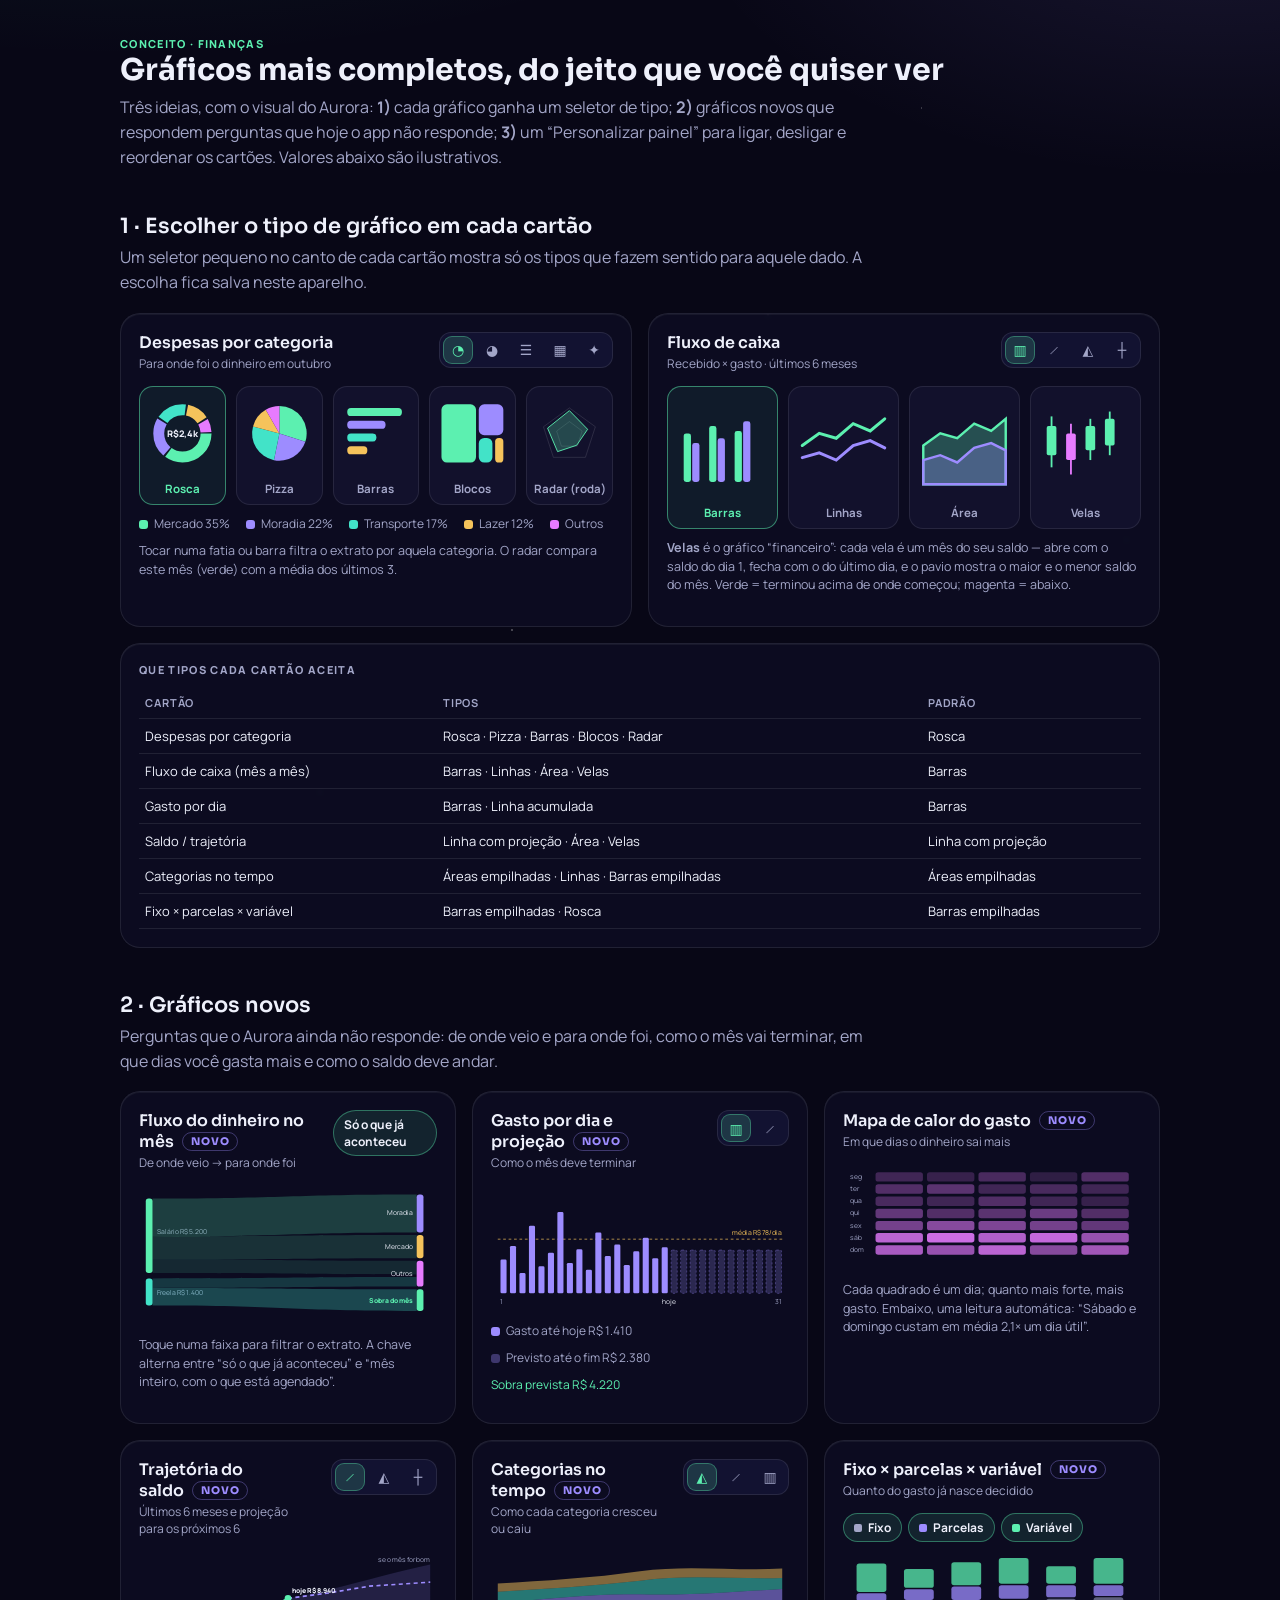
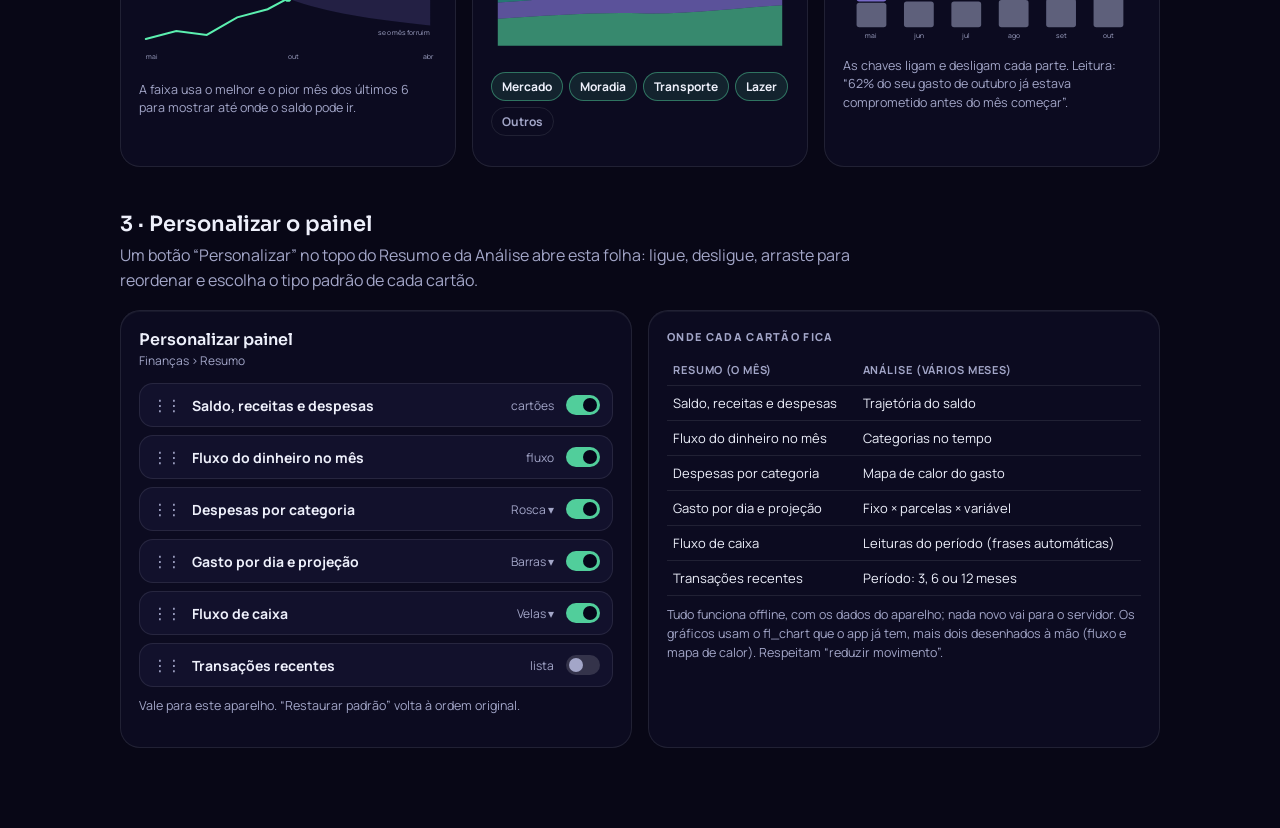
<file: docs/conceitos/graficos-financas.html>
<!doctype html>
<html lang="pt-BR">
<head>
<meta charset="utf-8">
<meta name="viewport" content="width=device-width, initial-scale=1">
<title>Gráficos de Finanças</title>
<link href="https://fonts.googleapis.com/css2?family=Sora:wght@500;600;700&family=Manrope:wght@400;500;600;700;800&display=swap" rel="stylesheet">
<style>
  :root{
    --bg:#080716; --surface:rgba(16,15,40,.62); --surface2:#18173A; --line:rgba(255,255,255,.09);
    --text:#EEF0FB; --muted:#A3A6C8; --accent:#5CF0B0; --accentFill:#3EDB9A; --violeta:#9D8CFF;
    --teal:#42E3C8; --warn:#F5C35B; --bad:#E77BFF; --gradIni:#3EDB9A; --gradFim:#7E7BFF;
    --c1:#5CF0B0; --c2:#9D8CFF; --c3:#42E3C8; --c4:#F5C35B; --c5:#E77BFF; --c6:#6FA8FF;
  }
  *{box-sizing:border-box}
  body{margin:0;background:var(--bg);color:var(--text);font-family:Manrope,system-ui,sans-serif;
    background-image:radial-gradient(1200px 500px at 10% -10%,rgba(62,219,154,.10),transparent 60%),
      radial-gradient(900px 500px at 95% -5%,rgba(157,140,255,.12),transparent 60%);}
  .estrelas{position:fixed;inset:0;pointer-events:none;background-image:
    radial-gradient(1px 1px at 12% 18%,#fff8,transparent),radial-gradient(1px 1px at 72% 12%,#fff6,transparent),
    radial-gradient(1.5px 1.5px at 40% 70%,#fff7,transparent),radial-gradient(1px 1px at 88% 60%,#fff5,transparent),
    radial-gradient(1px 1px at 25% 88%,#fff6,transparent),radial-gradient(1.2px 1.2px at 60% 35%,#fff5,transparent);}
  main{position:relative;max-width:1080px;margin:0 auto;padding:36px 20px 80px}
  h1{font-family:Sora;font-weight:700;font-size:30px;margin:0 0 6px}
  h2{font-family:Sora;font-weight:600;font-size:21px;margin:44px 0 6px}
  .sub{color:var(--muted);line-height:1.55;max-width:760px;margin:0}
  .rotulo{font-size:11px;font-weight:800;letter-spacing:.12em;color:var(--accent);text-transform:uppercase}
  .grade{display:grid;gap:16px;margin-top:18px}
  .g2{grid-template-columns:repeat(auto-fit,minmax(330px,1fr))}
  .g3{grid-template-columns:repeat(auto-fit,minmax(250px,1fr))}
  .cartao{background:var(--surface);border:1px solid var(--line);border-radius:20px;padding:18px;
    backdrop-filter:blur(2px);box-shadow:inset 0 1px 0 rgba(255,255,255,.05)}
  .cab{display:flex;align-items:flex-start;gap:10px;margin-bottom:14px}
  .cab .t{font-family:Sora;font-weight:600;font-size:16px}
  .cab .s{color:var(--muted);font-size:12px;margin-top:2px}
  .cab .esp{flex:1}
  .tipos{display:flex;gap:4px;background:rgba(24,23,58,.7);border:1px solid var(--line);border-radius:12px;padding:3px}
  .tipos span{width:30px;height:28px;border-radius:9px;display:grid;place-items:center;color:var(--muted);font-size:14px}
  .tipos span.on{background:rgba(92,240,176,.16);color:var(--accent);box-shadow:inset 0 0 0 1px rgba(92,240,176,.35)}
  .chip{display:inline-flex;align-items:center;gap:6px;font-size:12px;font-weight:700;color:var(--muted);
    border:1px solid var(--line);border-radius:999px;padding:5px 10px}
  .chip.on{color:var(--text);border-color:rgba(92,240,176,.4);background:rgba(92,240,176,.10)}
  .chips{display:flex;flex-wrap:wrap;gap:6px;margin-bottom:12px}
  .mini{display:grid;grid-template-columns:repeat(5,1fr);gap:10px;margin-top:6px}
  .mini figure{margin:0;background:rgba(24,23,58,.55);border:1px solid var(--line);border-radius:14px;padding:10px 6px 8px;text-align:center}
  .mini figure.on{border-color:rgba(92,240,176,.5);background:rgba(92,240,176,.07)}
  .mini figcaption{font-size:11.5px;font-weight:700;color:var(--muted);margin-top:6px}
  .mini figure.on figcaption{color:var(--accent)}
  .leg{display:flex;flex-wrap:wrap;gap:10px 16px;font-size:12px;color:var(--muted);margin-top:10px}
  .leg i{display:inline-block;width:9px;height:9px;border-radius:3px;margin-right:6px;vertical-align:-1px}
  .nota{font-size:12.5px;color:var(--muted);line-height:1.5;margin-top:10px}
  .tag{font-size:10.5px;font-weight:800;letter-spacing:.08em;color:var(--violeta);border:1px solid rgba(157,140,255,.35);
    border-radius:999px;padding:2px 8px;margin-left:8px;vertical-align:2px}
  .lista{display:grid;gap:8px}
  .item{display:flex;align-items:center;gap:12px;background:rgba(24,23,58,.55);border:1px solid var(--line);border-radius:14px;padding:10px 12px}
  .item .alca{color:var(--muted);letter-spacing:-2px}
  .item .n{flex:1;font-weight:700;font-size:14px}
  .item .tp{font-size:12px;color:var(--muted)}
  .sw{width:34px;height:20px;border-radius:999px;background:rgba(92,240,176,.85);position:relative}
  .sw:after{content:"";position:absolute;right:3px;top:3px;width:14px;height:14px;border-radius:50%;background:#06061A}
  .sw.off{background:rgba(255,255,255,.14)} .sw.off:after{left:3px;right:auto;background:#A3A6C8}
  .tabela{width:100%;border-collapse:collapse;font-size:13px;margin-top:10px}
  .tabela td,.tabela th{border-bottom:1px solid var(--line);padding:8px 6px;text-align:left;vertical-align:top}
  .tabela th{color:var(--muted);font-size:11px;letter-spacing:.08em;text-transform:uppercase}
  svg text{font-family:Manrope;fill:var(--muted);font-size:10px}
  @media (max-width:640px){.mini{grid-template-columns:repeat(3,1fr)}}
</style>
</head>
<body>
<div class="estrelas"></div>
<main>
  <div class="rotulo">Conceito · Finanças</div>
  <h1>Gráficos mais completos, do jeito que você quiser ver</h1>
  <p class="sub">Três ideias, com o visual do Aurora:
    <b>1)</b> cada gráfico ganha um seletor de tipo; <b>2)</b> gráficos novos que respondem perguntas que hoje o app não responde;
    <b>3)</b> um “Personalizar painel” para ligar, desligar e reordenar os cartões. Valores abaixo são ilustrativos.</p>

  <!-- 1. SELETOR DE TIPO -->
  <h2>1 · Escolher o tipo de gráfico em cada cartão</h2>
  <p class="sub">Um seletor pequeno no canto de cada cartão mostra só os tipos que fazem sentido para aquele dado. A escolha fica salva neste aparelho.</p>

  <div class="grade g2">
    <div class="cartao">
      <div class="cab"><div><div class="t">Despesas por categoria</div><div class="s">Para onde foi o dinheiro em outubro</div></div><div class="esp"></div>
        <div class="tipos" title="Tipo de gráfico"><span class="on">◔</span><span>◕</span><span>☰</span><span>▦</span><span>✦</span></div></div>
      <div class="mini">
        <figure class="on">
          <svg viewBox="0 0 80 80" width="100%"><g transform="translate(40 40)" fill="none" stroke-width="12">
            <circle r="26" stroke="var(--c1)" stroke-dasharray="57 163"/>
            <circle r="26" stroke="var(--c2)" stroke-dasharray="36 163" stroke-dashoffset="-59"/>
            <circle r="26" stroke="var(--c3)" stroke-dasharray="28 163" stroke-dashoffset="-97"/>
            <circle r="26" stroke="var(--c4)" stroke-dasharray="20 163" stroke-dashoffset="-127"/>
            <circle r="26" stroke="var(--c5)" stroke-dasharray="12 163" stroke-dashoffset="-149"/></g>
            <text x="40" y="44" text-anchor="middle" style="fill:var(--text);font-weight:800">R$2,4k</text></svg>
          <figcaption>Rosca</figcaption></figure>
        <figure>
          <svg viewBox="0 0 80 80" width="100%"><g transform="translate(40 40)">
            <path d="M0 0 L0 -30 A30 30 0 0 1 28.5 9.3 Z" fill="var(--c1)"/>
            <path d="M0 0 L28.5 9.3 A30 30 0 0 1 -6 29.4 Z" fill="var(--c2)"/>
            <path d="M0 0 L-6 29.4 A30 30 0 0 1 -29 -7.7 Z" fill="var(--c3)"/>
            <path d="M0 0 L-29 -7.7 A30 30 0 0 1 -15 -26 Z" fill="var(--c4)"/>
            <path d="M0 0 L-15 -26 A30 30 0 0 1 0 -30 Z" fill="var(--c5)"/></g></svg>
          <figcaption>Pizza</figcaption></figure>
        <figure>
          <svg viewBox="0 0 80 80" width="100%"><g>
            <rect x="8" y="12" width="60" height="9" rx="4" fill="var(--c1)"/>
            <rect x="8" y="26" width="42" height="9" rx="4" fill="var(--c2)"/>
            <rect x="8" y="40" width="32" height="9" rx="4" fill="var(--c3)"/>
            <rect x="8" y="54" width="22" height="9" rx="4" fill="var(--c4)"/></g></svg>
          <figcaption>Barras</figcaption></figure>
        <figure>
          <svg viewBox="0 0 80 80" width="100%"><g>
            <rect x="6" y="8" width="38" height="64" rx="6" fill="var(--c1)"/>
            <rect x="47" y="8" width="27" height="34" rx="6" fill="var(--c2)"/>
            <rect x="47" y="45" width="15" height="27" rx="6" fill="var(--c3)"/>
            <rect x="65" y="45" width="9" height="27" rx="4" fill="var(--c4)"/></g></svg>
          <figcaption>Blocos</figcaption></figure>
        <figure>
          <svg viewBox="0 0 80 80" width="100%"><g transform="translate(40 42)" fill="none" stroke="rgba(255,255,255,.12)">
            <polygon points="0,-30 28.5,-9.3 17.6,24.3 -17.6,24.3 -28.5,-9.3"/>
            <polygon points="0,-15 14,-4.6 8.8,12 -8.8,12 -14,-4.6"/>
            <polygon points="0,-27 20,-6.5 8,11 -13,18 -24,-7.8" fill="rgba(92,240,176,.25)" stroke="var(--accent)"/></g></svg>
          <figcaption>Radar (roda)</figcaption></figure>
      </div>
      <div class="leg"><span><i style="background:var(--c1)"></i>Mercado 35%</span><span><i style="background:var(--c2)"></i>Moradia 22%</span><span><i style="background:var(--c3)"></i>Transporte 17%</span><span><i style="background:var(--c4)"></i>Lazer 12%</span><span><i style="background:var(--c5)"></i>Outros</span></div>
      <p class="nota">Tocar numa fatia ou barra filtra o extrato por aquela categoria. O radar compara este mês (verde) com a média dos últimos 3.</p>
    </div>

    <div class="cartao">
      <div class="cab"><div><div class="t">Fluxo de caixa</div><div class="s">Recebido × gasto · últimos 6 meses</div></div><div class="esp"></div>
        <div class="tipos"><span class="on">▥</span><span>⟋</span><span>◭</span><span>┼</span></div></div>
      <div class="mini" style="grid-template-columns:repeat(4,1fr)">
        <figure class="on"><svg viewBox="0 0 80 80" width="100%"><g>
          <rect x="8" y="30" width="6" height="40" rx="2" fill="var(--c1)"/><rect x="15" y="38" width="6" height="32" rx="2" fill="var(--c2)"/>
          <rect x="29" y="24" width="6" height="46" rx="2" fill="var(--c1)"/><rect x="36" y="34" width="6" height="36" rx="2" fill="var(--c2)"/>
          <rect x="50" y="28" width="6" height="42" rx="2" fill="var(--c1)"/><rect x="57" y="20" width="6" height="50" rx="2" fill="var(--c2)"/></g></svg>
          <figcaption>Barras</figcaption></figure>
        <figure><svg viewBox="0 0 80 80" width="100%"><g fill="none" stroke-width="2.5" stroke-linecap="round">
          <polyline points="6,40 20,30 34,34 48,22 62,28 74,18" stroke="var(--c1)"/>
          <polyline points="6,50 20,46 34,52 48,40 62,36 74,42" stroke="var(--c2)"/></g></svg>
          <figcaption>Linhas</figcaption></figure>
        <figure><svg viewBox="0 0 80 80" width="100%"><g>
          <path d="M6 40 L20 30 L34 34 L48 22 L62 28 L74 18 L74 72 L6 72Z" fill="rgba(92,240,176,.28)" stroke="var(--c1)" stroke-width="2"/>
          <path d="M6 52 L20 48 L34 54 L48 42 L62 38 L74 44 L74 72 L6 72Z" fill="rgba(157,140,255,.30)" stroke="var(--c2)" stroke-width="2"/></g></svg>
          <figcaption>Área</figcaption></figure>
        <figure><svg viewBox="0 0 80 80" width="100%"><g stroke-width="1.5">
          <line x1="12" y1="16" x2="12" y2="58" stroke="var(--c1)"/><rect x="8" y="24" width="8" height="24" rx="1.5" fill="var(--c1)"/>
          <line x1="28" y1="22" x2="28" y2="64" stroke="var(--bad)"/><rect x="24" y="30" width="8" height="22" rx="1.5" fill="var(--bad)"/>
          <line x1="44" y1="18" x2="44" y2="52" stroke="var(--c1)"/><rect x="40" y="24" width="8" height="20" rx="1.5" fill="var(--c1)"/>
          <line x1="60" y1="12" x2="60" y2="48" stroke="var(--c1)"/><rect x="56" y="18" width="8" height="22" rx="1.5" fill="var(--c1)"/></g></svg>
          <figcaption>Velas</figcaption></figure>
      </div>
      <p class="nota"><b>Velas</b> é o gráfico “financeiro”: cada vela é um mês do seu saldo — abre com o saldo do dia 1, fecha com o do último dia, e o pavio mostra o maior e o menor saldo do mês. Verde = terminou acima de onde começou; magenta = abaixo.</p>
    </div>
  </div>

  <div class="cartao" style="margin-top:16px">
    <div class="rotulo" style="color:var(--muted)">Que tipos cada cartão aceita</div>
    <table class="tabela">
      <tr><th>Cartão</th><th>Tipos</th><th>Padrão</th></tr>
      <tr><td>Despesas por categoria</td><td>Rosca · Pizza · Barras · Blocos · Radar</td><td>Rosca</td></tr>
      <tr><td>Fluxo de caixa (mês a mês)</td><td>Barras · Linhas · Área · Velas</td><td>Barras</td></tr>
      <tr><td>Gasto por dia</td><td>Barras · Linha acumulada</td><td>Barras</td></tr>
      <tr><td>Saldo / trajetória</td><td>Linha com projeção · Área · Velas</td><td>Linha com projeção</td></tr>
      <tr><td>Categorias no tempo</td><td>Áreas empilhadas · Linhas · Barras empilhadas</td><td>Áreas empilhadas</td></tr>
      <tr><td>Fixo × parcelas × variável</td><td>Barras empilhadas · Rosca</td><td>Barras empilhadas</td></tr>
    </table>
  </div>

  <!-- 2. GRÁFICOS NOVOS -->
  <h2>2 · Gráficos novos</h2>
  <p class="sub">Perguntas que o Aurora ainda não responde: de onde veio e para onde foi, como o mês vai terminar, em que dias você gasta mais e como o saldo deve andar.</p>

  <div class="grade g2">
    <div class="cartao">
      <div class="cab"><div><div class="t">Fluxo do dinheiro no mês<span class="tag">NOVO</span></div><div class="s">De onde veio → para onde foi</div></div><div class="esp"></div>
        <span class="chip on">Só o que já aconteceu</span></div>
      <svg viewBox="0 0 440 200" width="100%">
        <rect x="10" y="20" width="10" height="110" rx="4" fill="var(--c1)"/><text x="26" y="72">Salário  R$ 5.200</text>
        <rect x="10" y="138" width="10" height="40" rx="4" fill="var(--c3)"/><text x="26" y="162">Freela  R$ 1.400</text>
        <path d="M20 20 C 220 20, 220 14, 410 14 L410 70 C 220 70, 220 76, 20 76Z" fill="rgba(92,240,176,.22)"/>
        <path d="M20 76 C 220 76, 220 74, 410 74 L410 108 C 220 108, 220 110, 20 110Z" fill="rgba(92,240,176,.16)"/>
        <path d="M20 110 C 220 110, 220 112, 410 112 L410 132 C 220 132, 220 130, 20 130Z" fill="rgba(92,240,176,.12)"/>
        <path d="M20 138 C 220 138, 220 136, 410 136 L410 150 C 220 150, 220 152, 20 152Z" fill="rgba(66,227,200,.20)"/>
        <path d="M20 152 C 220 152, 220 154, 410 154 L410 186 C 220 186, 220 178, 20 178Z" fill="rgba(66,227,200,.28)"/>
        <rect x="410" y="14" width="10" height="56" rx="4" fill="var(--c2)"/><text x="404" y="44" text-anchor="end" style="fill:var(--text)">Moradia</text>
        <rect x="410" y="74" width="10" height="34" rx="4" fill="var(--c4)"/><text x="404" y="94" text-anchor="end" style="fill:var(--text)">Mercado</text>
        <rect x="410" y="112" width="10" height="38" rx="4" fill="var(--c5)"/><text x="404" y="134" text-anchor="end" style="fill:var(--text)">Outros</text>
        <rect x="410" y="154" width="10" height="32" rx="4" fill="var(--accent)"/><text x="404" y="174" text-anchor="end" style="fill:var(--accent);font-weight:800">Sobra do mês</text>
      </svg>
      <p class="nota">Toque numa faixa para filtrar o extrato. A chave alterna entre “só o que já aconteceu” e “mês inteiro, com o que está agendado”.</p>
    </div>

    <div class="cartao">
      <div class="cab"><div><div class="t">Gasto por dia e projeção<span class="tag">NOVO</span></div><div class="s">Como o mês deve terminar</div></div><div class="esp"></div>
        <div class="tipos"><span class="on">▥</span><span>⟋</span></div></div>
      <svg viewBox="0 0 440 180" width="100%">
        <line x1="10" y1="80" x2="430" y2="80" stroke="var(--warn)" stroke-dasharray="4 4"/><text x="430" y="74" text-anchor="end" style="fill:var(--warn)">média R$ 78/dia</text>
        <g fill="var(--c2)">
          <rect x="14" y="110" width="9" height="50" rx="2"/><rect x="28" y="90" width="9" height="70" rx="2"/><rect x="42" y="130" width="9" height="30" rx="2"/>
          <rect x="56" y="60" width="9" height="100" rx="2"/><rect x="70" y="120" width="9" height="40" rx="2"/><rect x="84" y="100" width="9" height="60" rx="2"/>
          <rect x="98" y="40" width="9" height="120" rx="2"/><rect x="112" y="115" width="9" height="45" rx="2"/><rect x="126" y="95" width="9" height="65" rx="2"/>
          <rect x="140" y="125" width="9" height="35" rx="2"/><rect x="154" y="70" width="9" height="90" rx="2"/><rect x="168" y="105" width="9" height="55" rx="2"/>
          <rect x="182" y="88" width="9" height="72" rx="2"/><rect x="196" y="118" width="9" height="42" rx="2"/><rect x="210" y="98" width="9" height="62" rx="2"/>
          <rect x="224" y="78" width="9" height="82" rx="2"/><rect x="238" y="108" width="9" height="52" rx="2"/><rect x="252" y="92" width="9" height="68" rx="2"/></g>
        <g fill="rgba(157,140,255,.22)" stroke="rgba(157,140,255,.5)" stroke-dasharray="3 3">
          <rect x="266" y="96" width="9" height="64" rx="2"/><rect x="280" y="96" width="9" height="64" rx="2"/><rect x="294" y="96" width="9" height="64" rx="2"/>
          <rect x="308" y="96" width="9" height="64" rx="2"/><rect x="322" y="96" width="9" height="64" rx="2"/><rect x="336" y="96" width="9" height="64" rx="2"/>
          <rect x="350" y="96" width="9" height="64" rx="2"/><rect x="364" y="96" width="9" height="64" rx="2"/><rect x="378" y="96" width="9" height="64" rx="2"/>
          <rect x="392" y="96" width="9" height="64" rx="2"/><rect x="406" y="96" width="9" height="64" rx="2"/><rect x="420" y="96" width="9" height="64" rx="2"/></g>
        <text x="14" y="176">1</text><text x="252" y="176" style="fill:var(--text)">hoje</text><text x="420" y="176">31</text>
      </svg>
      <div class="leg"><span><i style="background:var(--c2)"></i>Gasto até hoje R$ 1.410</span><span><i style="background:rgba(157,140,255,.35)"></i>Previsto até o fim R$ 2.380</span><span style="color:var(--accent)">Sobra prevista R$ 4.220</span></div>
    </div>

    <div class="cartao">
      <div class="cab"><div><div class="t">Mapa de calor do gasto<span class="tag">NOVO</span></div><div class="s">Em que dias o dinheiro sai mais</div></div></div>
      <svg viewBox="0 0 440 150" width="100%" id="calor"></svg>
      <p class="nota">Cada quadrado é um dia; quanto mais forte, mais gasto. Embaixo, uma leitura automática: “Sábado e domingo custam em média 2,1× um dia útil”.</p>
    </div>

    <div class="cartao">
      <div class="cab"><div><div class="t">Trajetória do saldo<span class="tag">NOVO</span></div><div class="s">Últimos 6 meses e projeção para os próximos 6</div></div><div class="esp"></div>
        <div class="tipos"><span class="on">⟋</span><span>◭</span><span>┼</span></div></div>
      <svg viewBox="0 0 440 170" width="100%">
        <path d="M220 70 C 280 60, 340 40, 430 20 L430 110 C 340 100, 280 92, 220 70Z" fill="rgba(157,140,255,.16)"/>
        <polyline fill="none" stroke="var(--accent)" stroke-width="3" stroke-linecap="round" points="10,130 55,118 100,124 145,98 190,86 220,70"/>
        <polyline fill="none" stroke="var(--violeta)" stroke-width="2.5" stroke-dasharray="6 5" points="220,70 280,62 340,52 430,46"/>
        <circle cx="220" cy="70" r="5" fill="var(--accent)"/><text x="226" y="62" style="fill:var(--text);font-weight:800">hoje R$ 8.940</text>
        <text x="430" y="16" text-anchor="end">se o mês for bom</text><text x="430" y="124" text-anchor="end">se o mês for ruim</text>
        <text x="10" y="160">mai</text><text x="220" y="160">out</text><text x="420" y="160">abr</text>
      </svg>
      <p class="nota">A faixa usa o melhor e o pior mês dos últimos 6 para mostrar até onde o saldo pode ir.</p>
    </div>

    <div class="cartao">
      <div class="cab"><div><div class="t">Categorias no tempo<span class="tag">NOVO</span></div><div class="s">Como cada categoria cresceu ou caiu</div></div><div class="esp"></div>
        <div class="tipos"><span class="on">◭</span><span>⟋</span><span>▥</span></div></div>
      <svg viewBox="0 0 440 160" width="100%">
        <path d="M10 140 L10 100 C 80 96, 150 90, 220 92 C 290 94, 360 84, 430 80 L430 140Z" fill="rgba(92,240,176,.55)"/>
        <path d="M10 100 C 80 96, 150 90, 220 92 C 290 94, 360 84, 430 80 L430 56 C 360 60, 290 66, 220 64 C 150 62, 80 72, 10 76Z" fill="rgba(157,140,255,.55)"/>
        <path d="M10 76 C 80 72, 150 62, 220 64 C 290 66, 360 60, 430 56 L430 40 C 360 42, 290 34, 220 44 C 150 52, 80 56, 10 60Z" fill="rgba(66,227,200,.5)"/>
        <path d="M10 60 C 80 56, 150 52, 220 44 C 290 34, 360 42, 430 40 L430 26 C 360 30, 290 20, 220 30 C 150 40, 80 44, 10 48Z" fill="rgba(245,195,91,.5)"/>
      </svg>
      <div class="chips" style="margin-top:8px"><span class="chip on">Mercado</span><span class="chip on">Moradia</span><span class="chip on">Transporte</span><span class="chip on">Lazer</span><span class="chip">Outros</span></div>
    </div>

    <div class="cartao">
      <div class="cab"><div><div class="t">Fixo × parcelas × variável<span class="tag">NOVO</span></div><div class="s">Quanto do gasto já nasce decidido</div></div></div>
      <div class="chips"><span class="chip on"><i style="width:8px;height:8px;border-radius:2px;background:var(--muted)"></i>Fixo</span><span class="chip on"><i style="width:8px;height:8px;border-radius:2px;background:var(--violeta)"></i>Parcelas</span><span class="chip on"><i style="width:8px;height:8px;border-radius:2px;background:var(--accent)"></i>Variável</span></div>
      <svg viewBox="0 0 440 130" width="100%"><g id="rigidez"></g></svg>
      <p class="nota">As chaves ligam e desligam cada parte. Leitura: “62% do seu gasto de outubro já estava comprometido antes do mês começar”.</p>
    </div>
  </div>

  <!-- 3. PERSONALIZAR -->
  <h2>3 · Personalizar o painel</h2>
  <p class="sub">Um botão “Personalizar” no topo do Resumo e da Análise abre esta folha: ligue, desligue, arraste para reordenar e escolha o tipo padrão de cada cartão.</p>
  <div class="grade g2">
    <div class="cartao">
      <div class="cab"><div><div class="t">Personalizar painel</div><div class="s">Finanças › Resumo</div></div></div>
      <div class="lista">
        <div class="item"><span class="alca">⋮⋮</span><span class="n">Saldo, receitas e despesas</span><span class="tp">cartões</span><span class="sw"></span></div>
        <div class="item"><span class="alca">⋮⋮</span><span class="n">Fluxo do dinheiro no mês</span><span class="tp">fluxo</span><span class="sw"></span></div>
        <div class="item"><span class="alca">⋮⋮</span><span class="n">Despesas por categoria</span><span class="tp">Rosca ▾</span><span class="sw"></span></div>
        <div class="item"><span class="alca">⋮⋮</span><span class="n">Gasto por dia e projeção</span><span class="tp">Barras ▾</span><span class="sw"></span></div>
        <div class="item"><span class="alca">⋮⋮</span><span class="n">Fluxo de caixa</span><span class="tp">Velas ▾</span><span class="sw"></span></div>
        <div class="item"><span class="alca">⋮⋮</span><span class="n">Transações recentes</span><span class="tp">lista</span><span class="sw off"></span></div>
      </div>
      <p class="nota">Vale para este aparelho. “Restaurar padrão” volta à ordem original.</p>
    </div>
    <div class="cartao">
      <div class="rotulo" style="color:var(--muted)">Onde cada cartão fica</div>
      <table class="tabela">
        <tr><th>Resumo (o mês)</th><th>Análise (vários meses)</th></tr>
        <tr><td>Saldo, receitas e despesas</td><td>Trajetória do saldo</td></tr>
        <tr><td>Fluxo do dinheiro no mês</td><td>Categorias no tempo</td></tr>
        <tr><td>Despesas por categoria</td><td>Mapa de calor do gasto</td></tr>
        <tr><td>Gasto por dia e projeção</td><td>Fixo × parcelas × variável</td></tr>
        <tr><td>Fluxo de caixa</td><td>Leituras do período (frases automáticas)</td></tr>
        <tr><td>Transações recentes</td><td>Período: 3, 6 ou 12 meses</td></tr>
      </table>
      <p class="nota">Tudo funciona offline, com os dados do aparelho; nada novo vai para o servidor. Os gráficos usam o fl_chart que o app já tem, mais dois desenhados à mão (fluxo e mapa de calor). Respeitam “reduzir movimento”.</p>
    </div>
  </div>
</main>
<script>
  // Mapa de calor: 5 semanas × 7 dias, intensidade ilustrativa.
  const calor=document.getElementById('calor');const dias=['seg','ter','qua','qui','sex','sáb','dom'];
  const v=[.2,.3,.25,.4,.5,.9,.8, .15,.35,.2,.3,.6,1,.7, .25,.2,.3,.35,.55,.85,.9, .1,.25,.2,.45,.5,.95,.6, .3,.2,.15,.3,.4,.7,.75];
  let h='';dias.forEach((d,i)=>{h+=`<text x="10" y="${22+i*18}">${d}</text>`});
  for(let s=0;s<5;s++)for(let d=0;d<7;d++){const a=v[s*7+d];h+=`<rect x="${48+s*76}" y="${12+d*18}" width="70" height="14" rx="4" fill="rgba(231,123,255,${(.08+a*.8).toFixed(2)})"/>`}
  calor.innerHTML=h;
  // Rigidez: barras empilhadas por mês.
  const rg=document.getElementById('rigidez');const meses=['mai','jun','jul','ago','set','out'];let r='';
  meses.forEach((m,i)=>{const x=20+i*70,f=[38,40,40,42,44,46][i],p=[14,18,22,22,20,18][i],va=[44,30,36,40,28,40][i];let y=110;
    [[f,'rgba(163,166,200,.55)'],[p,'rgba(157,140,255,.75)'],[va,'rgba(92,240,176,.75)']].forEach(([hh,c])=>{y-=hh;r+=`<rect x="${x}" y="${y}" width="44" height="${hh-2}" rx="4" fill="${c}"/>`});
    r+=`<text x="${x+22}" y="124" text-anchor="middle">${m}</text>`});
  rg.innerHTML=r;
</script>
</body>
</html>
</file>
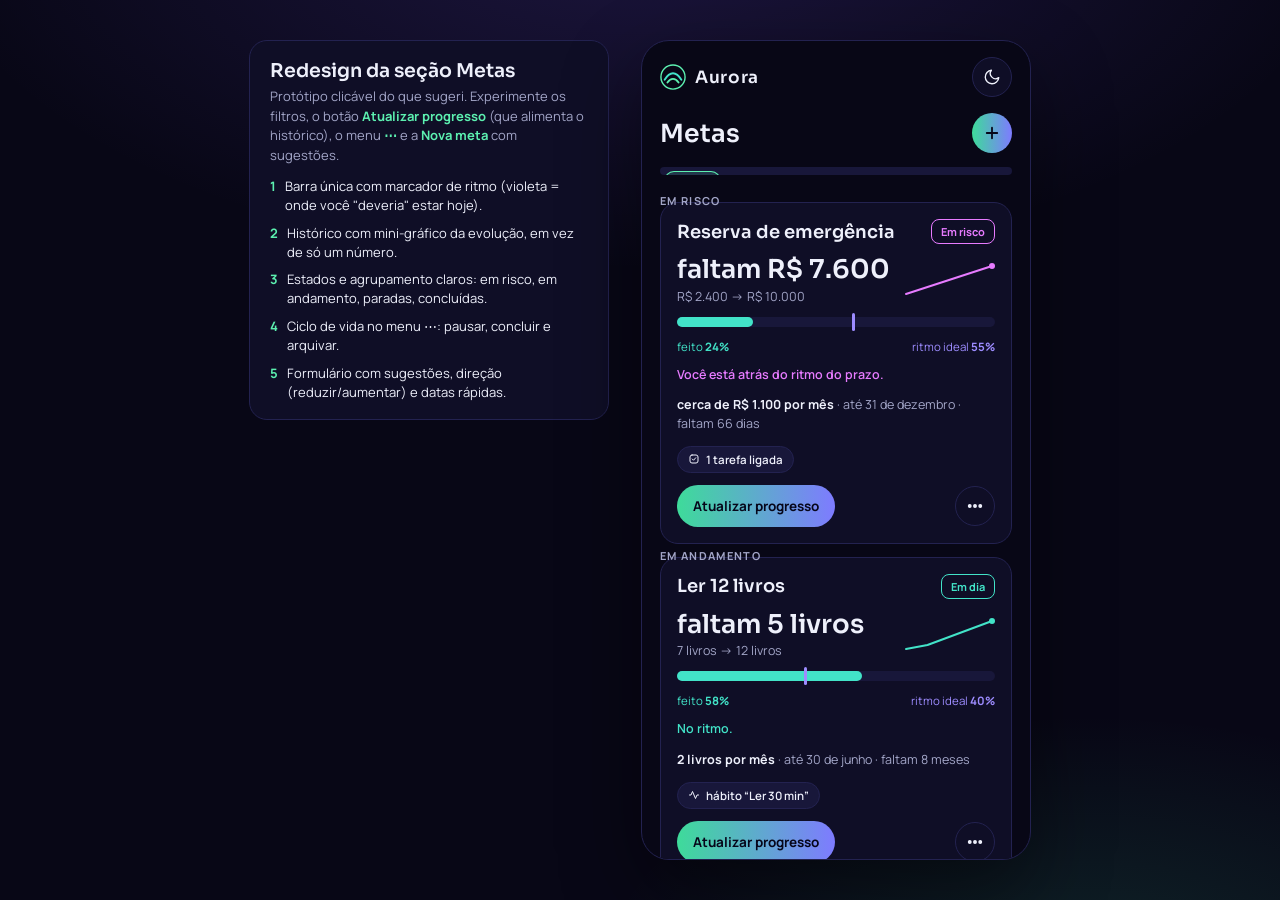
<file: docs/prototipo/metas-redesign.html>
<!doctype html>
<html lang="pt-BR" data-theme="dark">
<head>
<meta charset="utf-8">
<meta name="viewport" content="width=device-width, initial-scale=1">
<title>Metas — protótipo de redesign (Aurora)</title>
<link rel="preconnect" href="https://fonts.googleapis.com">
<link href="https://fonts.googleapis.com/css2?family=Manrope:wght@400;500;600;700&family=Sora:wght@500;600;700&display=swap" rel="stylesheet">
<style>
  :root, [data-theme="dark"] {
    --bg: #080716; --surf: #0F0E26; --surf2: #18173A; --line: #232250;
    --text: #EEF0FB; --muted: #A3A6C8;
    --accent: #5CF0B0; --accentFill: #3EDB9A; --accentSoft: rgba(92,240,176,.14);
    --teal: #42E3C8; --tealSoft: rgba(66,227,200,.14);
    --violet: #9D8CFF; --warn: #F5C35B; --warnSoft: rgba(245,195,91,.14);
    --bad: #E77BFF; --badSoft: rgba(231,123,255,.14);
    --gradA: #3EDB9A; --gradB: #7E7BFF; --onGrad: #06061A;
  }
  [data-theme="light"] {
    --bg: #F4F3FB; --surf: #FFFFFF; --surf2: #E9E8F6; --line: #D6D4EA;
    --text: #0D0B26; --muted: #55557A;
    --accent: #0B8A5C; --accentFill: #0B8A5C; --accentSoft: rgba(11,138,92,.10);
    --teal: #0A7C70; --tealSoft: rgba(10,124,112,.10);
    --violet: #5B45D6; --warn: #9A5B06; --warnSoft: rgba(154,91,6,.10);
    --bad: #A8259A; --badSoft: rgba(168,37,154,.10);
    --gradA: #0B8A5C; --gradB: #5B45D6; --onGrad: #FFFFFF;
  }
  * { box-sizing: border-box; }
  body {
    margin: 0; font-family: 'Manrope', sans-serif; color: var(--text);
    background: radial-gradient(1200px 600px at 50% -10%, rgba(125,90,255,.18), transparent 60%),
                radial-gradient(900px 500px at 85% 110%, rgba(62,219,154,.14), transparent 55%),
                var(--bg);
    min-height: 100vh; display: flex; align-items: flex-start; justify-content: center; gap: 32px;
    padding: 40px 20px; flex-wrap: wrap;
  }
  .legenda {
    width: 360px; max-width: 100%; align-self: flex-start; position: sticky; top: 24px;
    background: var(--surf); border: 1px solid var(--line); border-radius: 18px; padding: 18px 20px;
  }
  .legenda h1 { margin: 0 0 4px; font-family: 'Sora'; font-size: 19px; font-weight: 600; }
  .legenda p { margin: 0 0 12px; font-size: 13px; color: var(--muted); line-height: 1.5; }
  .legenda ul { margin: 0; padding: 0; list-style: none; display: flex; flex-direction: column; gap: 9px; }
  .legenda li { font-size: 13px; line-height: 1.45; display: flex; gap: 9px; }
  .legenda li b { color: var(--accent); font-weight: 700; flex-shrink: 0; }
  .legenda li span { color: var(--text); }
  .phone {
    width: 390px; max-width: 100%; height: 820px; display: flex; flex-direction: column;
    background: var(--bg); border: 1px solid var(--line); border-radius: 28px; overflow: hidden;
    box-shadow: 0 30px 80px rgba(0,0,0,.45); position: relative;
  }
  .topbar {
    display: flex; align-items: center; justify-content: space-between; gap: 10px;
    padding: 16px 18px 10px;
  }
  .brand { display: flex; align-items: center; gap: 9px; }
  .brand svg { display: block; }
  .brand span { font-family: 'Sora'; font-weight: 600; font-size: 17px; letter-spacing: .04em; }
  .topbtns { display: flex; gap: 8px; }
  .iconbtn {
    width: 40px; height: 40px; border-radius: 20px; border: 1px solid var(--line);
    background: var(--surf); color: var(--text); display: flex; align-items: center; justify-content: center; padding: 0; cursor: pointer;
  }
  .screen { flex: 1; overflow-y: auto; padding: 6px 18px 26px; display: flex; flex-direction: column; gap: 14px; }
  .screen::-webkit-scrollbar { width: 0; }
  .page-title { display: flex; align-items: center; justify-content: space-between; gap: 10px; }
  .page-title h1 { margin: 0; font-family: 'Sora'; font-weight: 600; font-size: 25px; }
  .seg {
    display: flex; gap: 6px; padding: 4px; border-radius: 14px; background: var(--surf2);
    overflow-x: auto; scrollbar-width: none;
  }
  .seg::-webkit-scrollbar { display: none; }
  .seg button {
    flex: 1; min-height: 38px; border: none; border-radius: 10px; padding: 0 10px;
    background: transparent; color: var(--muted); font-family: inherit; font-size: 13px; font-weight: 700;
    cursor: pointer; white-space: nowrap;
  }
  .seg button.on { background: var(--accentSoft); color: var(--accent); box-shadow: inset 0 0 0 1px var(--accent); }
  .group-label {
    font-size: 11px; font-weight: 700; letter-spacing: .12em; color: var(--muted);
    margin: 4px 0 -6px;
  }
  .card {
    background: var(--surf); border: 1px solid var(--line); border-radius: 18px; padding: 16px;
    display: flex; flex-direction: column; gap: 12px;
  }
  .card.concluida { border-color: transparent; background: linear-gradient(var(--surf), var(--surf)) padding-box, linear-gradient(120deg, var(--teal), var(--accent)) border-box; border: 1px solid transparent; }
  .card.pausada { opacity: .78; }
  .row { display: flex; align-items: center; justify-content: space-between; gap: 10px; }
  .name { font-family: 'Sora'; font-size: 18px; font-weight: 600; }
  .etq { font-size: 11px; font-weight: 700; padding: 4px 9px; border-radius: 8px; border: 1px solid; white-space: nowrap; }
  .etq.teal { color: var(--teal); border-color: var(--teal); }
  .etq.bad { color: var(--bad); border-color: var(--bad); }
  .etq.warn { color: var(--warn); border-color: var(--warn); }
  .etq.accent { color: var(--accent); border-color: var(--accent); }
  .etq.muted { color: var(--muted); border-color: var(--line); }
  .hero { display: flex; align-items: center; justify-content: space-between; gap: 12px; }
  .big { font-family: 'Sora'; font-size: 26px; font-weight: 600; line-height: 1.1; }
  .big .un { font-size: 15px; color: var(--muted); font-weight: 500; }
  .sub { font-size: 12.5px; color: var(--muted); margin-top: 3px; }
  .spark { flex-shrink: 0; }
  .track { position: relative; height: 10px; border-radius: 5px; background: var(--surf2); }
  .fill { position: absolute; left: 0; top: 0; bottom: 0; border-radius: 5px; background: var(--teal); }
  .marker { position: absolute; top: -4px; bottom: -4px; width: 3px; border-radius: 2px; background: var(--violet); }
  .legend { display: flex; justify-content: space-between; font-size: 11.5px; color: var(--muted); }
  .legend b { font-weight: 700; }
  .legend .a { color: var(--teal); } .legend .b { color: var(--violet); }
  .nota { font-size: 12.5px; line-height: 1.5; font-weight: 600; }
  .nota.teal { color: var(--teal); } .nota.warn { color: var(--warn); }
  .nota.bad { color: var(--bad); } .nota.muted { color: var(--muted); }
  .vinculos { display: flex; flex-wrap: wrap; gap: 7px; }
  .chip { font-size: 11.5px; font-weight: 600; color: var(--text); background: var(--surf2); border: 1px solid var(--line); border-radius: 999px; padding: 5px 10px; display: flex; align-items: center; gap: 6px; }
  .chip svg { flex-shrink: 0; }
  .actions { display: flex; align-items: center; gap: 8px; }
  .btn-primary {
    min-height: 42px; padding: 0 16px; border-radius: 21px; border: none; cursor: pointer;
    background: linear-gradient(90deg, var(--gradA), var(--gradB)); color: var(--onGrad);
    font-family: inherit; font-size: 13.5px; font-weight: 700;
  }
  .btn-ghost {
    min-height: 42px; padding: 0 14px; border-radius: 21px; border: 1px solid var(--line);
    background: transparent; color: var(--text); font-family: inherit; font-size: 13px; font-weight: 700; cursor: pointer;
  }
  .menu-wrap { position: relative; margin-left: auto; }
  .menu {
    position: absolute; right: 0; top: calc(100% + 6px); width: 190px; background: var(--surf);
    border: 1px solid var(--line); border-radius: 14px; padding: 6px; z-index: 30;
    display: none; flex-direction: column; box-shadow: 0 12px 30px rgba(0,0,0,.4);
  }
  .menu.open { display: flex; }
  .menu button {
    text-align: left; padding: 10px 12px; border: none; border-radius: 9px; background: transparent;
    color: var(--text); font-family: inherit; font-size: 13.5px; font-weight: 600; cursor: pointer; display: flex; gap: 9px; align-items: center;
  }
  .menu button:hover { background: var(--surf2); }
  .menu button.perigo { color: var(--bad); }
  .empty-card {
    border: 1px dashed var(--line); border-radius: 18px; padding: 16px; display: flex; flex-direction: column; gap: 12px; background: transparent;
  }
  .empty-card .tit { font-size: 15px; font-weight: 700; color: var(--accent); }
  .empty-card .dica { font-size: 12.5px; color: var(--muted); line-height: 1.5; }
  .exemplos { display: flex; flex-direction: column; gap: 8px; }
  .exemplo {
    text-align: left; border: 1px solid var(--line); background: var(--surf); border-radius: 13px;
    padding: 11px 13px; color: var(--text); font-family: inherit; cursor: pointer; display: flex; flex-direction: column; gap: 2px;
  }
  .exemplo .t { font-size: 13.5px; font-weight: 700; }
  .exemplo .d { font-size: 11.5px; color: var(--muted); }

  /* overlay / folha / diálogo */
  .overlay {
    position: fixed; inset: 0; background: rgba(2,6,16,.62); display: flex; align-items: center; justify-content: center;
    z-index: 50; visibility: hidden; opacity: 0; transition: .18s;
  }
  .overlay.on { visibility: visible; opacity: 1; }
  .sheet {
    width: 390px; max-width: calc(100vw - 24px); max-height: 90vh; overflow-y: auto;
    background: var(--surf); border: 1px solid var(--line); border-radius: 22px; padding: 20px;
    display: flex; flex-direction: column; gap: 16px;
  }
  .sheet h2 { margin: 0; font-family: 'Sora'; font-size: 20px; font-weight: 600; }
  .field { display: flex; flex-direction: column; gap: 6px; }
  .field label { font-size: 12px; font-weight: 700; color: var(--muted); }
  .field input {
    height: 46px; padding: 0 13px; border-radius: 13px; border: 1px solid var(--line);
    background: var(--bg); color: var(--text); font-family: inherit; font-size: 15px; outline: none;
  }
  .field input:focus { border-color: var(--accent); }
  .chips { display: flex; flex-wrap: wrap; gap: 8px; }
  .chips button {
    min-height: 38px; padding: 0 14px; border-radius: 19px; border: 1.5px solid var(--line);
    background: transparent; color: var(--text); font-family: inherit; font-size: 13px; font-weight: 700; cursor: pointer;
  }
  .chips button.on { border-color: var(--accent); background: var(--accentSoft); color: var(--accent); }
  .duo { display: grid; grid-template-columns: 1fr 1fr; gap: 10px; }
  .preview {
    padding: 13px 14px; border-radius: 13px; background: var(--accentSoft); color: var(--text);
    font-size: 13.5px; line-height: 1.5;
  }
  .preview .k { font-size: 10.5px; font-weight: 700; letter-spacing: .12em; color: var(--accent); display: block; margin-bottom: 3px; }
  .sheet-actions { display: flex; gap: 10px; justify-content: flex-end; }
  .sheet-actions button { min-height: 44px; padding: 0 18px; border-radius: 22px; font-family: inherit; font-size: 14px; font-weight: 700; cursor: pointer; }
  .b-cancel { background: transparent; color: var(--muted); border: none; }
  .b-save { background: linear-gradient(90deg, var(--gradA), var(--gradB)); color: var(--onGrad); border: none; }

  .toast {
    position: absolute; left: 50%; bottom: 18px; transform: translateX(-50%) translateY(20px);
    background: var(--surf); border: 1px solid var(--line); color: var(--text);
    border-radius: 999px; padding: 10px 16px; font-size: 13px; font-weight: 600;
    box-shadow: 0 10px 30px rgba(0,0,0,.4); opacity: 0; transition: .22s; pointer-events: none; white-space: nowrap;
  }
  .toast.show { opacity: 1; transform: translateX(-50%) translateY(0); }
  @media (max-width: 840px) { .legenda { position: static; width: 100%; } body { gap: 16px; } }
</style>
</head>
<body>

<div class="legenda">
  <h1>Redesign da seção Metas</h1>
  <p>Protótipo clicável do que sugeri. Experimente os filtros, o botão <b style="color:var(--accent)">Atualizar progresso</b> (que alimenta o histórico), o menu <b style="color:var(--accent)">⋯</b> e a <b style="color:var(--accent)">Nova meta</b> com sugestões.</p>
  <ul>
    <li><b>1</b><span>Barra única com marcador de ritmo (violeta = onde você "deveria" estar hoje).</span></li>
    <li><b>2</b><span>Histórico com mini-gráfico da evolução, em vez de só um número.</span></li>
    <li><b>3</b><span>Estados e agrupamento claros: em risco, em andamento, paradas, concluídas.</span></li>
    <li><b>4</b><span>Ciclo de vida no menu ⋯: pausar, concluir e arquivar.</span></li>
    <li><b>5</b><span>Formulário com sugestões, direção (reduzir/aumentar) e datas rápidas.</span></li>
  </ul>
</div>

<div class="phone">
  <div class="topbar">
    <div class="brand">
      <svg width="26" height="26" viewBox="0 0 28 28" aria-hidden="true"><circle cx="14" cy="14" r="13" fill="none" stroke="var(--accent)" stroke-width="1.5"/><path d="M5 17c3-5 6-7 9-7s6 2 9 7" fill="none" stroke="var(--teal)" stroke-width="2" stroke-linecap="round"/><path d="M8 20c2-3 4-4 6-4s4 1 6 4" fill="none" stroke="var(--accent)" stroke-width="2" stroke-linecap="round"/></svg>
      <span>Aurora</span>
    </div>
    <div class="topbtns">
      <button class="iconbtn" id="tema" title="Alternar tema">
        <svg id="iconeTema" width="18" height="18" viewBox="0 0 24 24" fill="none" stroke="currentColor" stroke-width="1.8" stroke-linecap="round" stroke-linejoin="round" aria-hidden="true"><path d="M21 12.8A9 9 0 1 1 11.2 3a7 7 0 0 0 9.8 9.8z"/></svg>
      </button>
    </div>
  </div>

  <div class="screen">
    <div class="page-title">
      <h1>Metas</h1>
      <button class="iconbtn" id="nova" title="Nova meta" style="background:linear-gradient(90deg,var(--gradA),var(--gradB));color:var(--onGrad);border:none">
        <svg width="18" height="18" viewBox="0 0 24 24" fill="none" stroke="currentColor" stroke-width="2.4" stroke-linecap="round" aria-hidden="true"><path d="M12 5v14M5 12h14"/></svg>
      </button>
    </div>

    <div class="seg" id="seg">
      <button data-f="todas" class="on">Todas</button>
      <button data-f="risco">Em risco</button>
      <button data-f="andamento">Em andamento</button>
      <button data-f="paradas">Paradas</button>
      <button data-f="concluidas">Concluídas</button>
    </div>

    <div id="lista"></div>
  </div>

  <div class="toast" id="toast"></div>
</div>

<!-- overlay para diálogos / folhas -->
<div class="overlay" id="overlay"></div>

<script>
(function () {
  "use strict";

  var HOJE = new Date(2026, 9, 26); // 26 out 2026

  // ---- estados -> cor CSS ----
  var ESTADO_COR = { emDia: 'teal', emRisco: 'bad', parada: 'warn', concluida: 'teal', pausada: 'muted' };
  var ESTADO_ROT = { emDia: 'Em dia', emRisco: 'Em risco', parada: 'Parada', concluida: 'Concluída', pausada: 'Pausada' };

  var METAS = [
    {
      id: 'reserva', nome: 'Reserva de emergência', unidade: 'R$', inicial: 0, atual: 2400, alvo: 10000,
      estado: 'emRisco', tempo: 0.55, dataTexto: 'até 31 de dezembro · faltam 66 dias',
      ritmo: 'cerca de R$ 1.100 por mês',
      vinculos: [{ ic: 'tarefa', texto: '1 tarefa ligada' }],
      hist: [0, 600, 1200, 1800, 2400]
    },
    {
      id: 'shape', nome: 'Shape 80kg', unidade: 'kg', inicial: 74, atual: 74.6, alvo: 80,
      estado: 'parada', tempo: 0.20, dataTexto: 'até 31 de dezembro · faltam 66 dias',
      ritmo: '0,5 kg por semana',
      vinculos: [{ ic: 'habito', texto: '2 hábitos' }, { ic: 'tarefa', texto: '3 tarefas · 1 em aberto' }],
      hist: [74, 74.6, 74.6]
    },
    {
      id: 'ler', nome: 'Ler 12 livros', unidade: 'livros', inicial: 0, atual: 7, alvo: 12,
      estado: 'emDia', tempo: 0.40, dataTexto: 'até 30 de junho · faltam 8 meses',
      ritmo: '2 livros por mês',
      vinculos: [{ ic: 'habito', texto: 'hábito “Ler 30 min”' }],
      hist: [0, 1, 3, 5, 7]
    },
    {
      id: 'ingles', nome: 'Inglês B2', unidade: 'aulas', inicial: 0, atual: 6, alvo: 20,
      estado: 'emDia', tempo: 0.22, dataTexto: 'até 30 de março',
      ritmo: '3 aulas por semana',
      vinculos: [],
      hist: [0, 2, 4, 6]
    },
    {
      id: 'correr', nome: 'Correr 5 km', unidade: 'km', inicial: 0, atual: 5, alvo: 5,
      estado: 'concluida', tempo: null, dataTexto: 'alcançada em 14 de outubro',
      ritmo: '', concluidaEm: '14 de outubro',
      vinculos: [{ ic: 'habito', texto: 'hábito “Cardio”' }],
      hist: [0, 1, 2.5, 4, 5]
    }
  ];

  var filtro = 'todas';
  var arquivadas = [];

  function $id(id) { return document.getElementById(id); }
  function fmt(v, u) {
    if (u === 'R$') return 'R$ ' + Math.round(v).toLocaleString('pt-BR');
    var s = Number.isInteger(v) ? String(v) : v.toFixed(1).replace('.', ',');
    return s + ' ' + u;
  }
  function faltaTxt(m) {
    var f = Math.abs(m.alvo - m.atual);
    return f === 0 ? '' : 'faltam ' + fmt(f, m.unidade);
  }
  function prog(m) {
    var c = m.alvo - m.inicial;
    return c === 0 ? 1 : Math.max(0, Math.min(1, (m.atual - m.inicial) / c));
  }
  function spark(vals, color) {
    var w = 92, h = 34, pad = 3;
    var min = Math.min.apply(null, vals), max = Math.max.apply(null, vals);
    var range = (max - min) || 1;
    var pts = vals.map(function (v, i) {
      var x = pad + (vals.length === 1 ? 0 : (i / (vals.length - 1)) * (w - 2 * pad));
      var y = pad + (1 - (v - min) / range) * (h - 2 * pad);
      return x.toFixed(1) + ',' + y.toFixed(1);
    });
    var last = pts[pts.length - 1].split(',');
    return '<svg class="spark" width="' + w + '" height="' + h + '" viewBox="0 0 ' + w + ' ' + h + '">'
      + '<polyline points="' + pts.join(' ') + '" fill="none" stroke="' + color + '" stroke-width="2" stroke-linecap="round" stroke-linejoin="round"/>'
      + '<circle cx="' + last[0] + '" cy="' + last[1] + '" r="3" fill="' + color + '"/></svg>';
  }
  function icone(ic) {
    if (ic === 'habito') return '<svg width="12" height="12" viewBox="0 0 24 24" fill="none" stroke="currentColor" stroke-width="2" stroke-linecap="round" stroke-linejoin="round"><path d="M3 12h3l3-7 6 14 3-7h3"/></svg>';
    return '<svg width="12" height="12" viewBox="0 0 24 24" fill="none" stroke="currentColor" stroke-width="2" stroke-linecap="round" stroke-linejoin="round"><rect x="4" y="4" width="16" height="16" rx="4"/><path d="M8.5 12l2.5 2.5 4.5-5"/></svg>';
  }
  function corCSS(c) {
    var map = { teal: 'var(--teal)', bad: 'var(--bad)', warn: 'var(--warn)', accent: 'var(--accent)', muted: 'var(--muted)', violet: 'var(--violet)' };
    return map[c];
  }

  function notaDe(m) {
    switch (m.estado) {
      case 'parada': return { t: 'Nenhum avanço há 24 dias.', c: 'warn' };
      case 'emRisco': return { t: 'Você está atrás do ritmo do prazo.', c: 'bad' };
      case 'emDia': return { t: 'No ritmo.', c: 'teal' };
      case 'pausada': return { t: 'Pausada em 24 de outubro.', c: 'muted' };
      case 'concluida': return { t: 'Meta alcançada em ' + m.concluidaEm + '.', c: 'teal' };
    }
    return { t: '', c: 'muted' };
  }

  function cardHtml(m) {
    var cor = ESTADO_COR[m.estado];
    var cvar = corCSS(cor);
    var concluida = m.estado === 'concluida';
    var pausada = m.estado === 'pausada';
    var nota = notaDe(m);

    var vinculos = m.vinculos.length
      ? '<div class="vinculos">' + m.vinculos.map(function (v) { return '<span class="chip">' + icone(v.ic) + v.texto + '</span>'; }).join('') + '</div>'
      : '';

    var meio = '';
    if (concluida) {
      meio = '<div class="hero"><div><div class="big">' + fmt(m.alvo, m.unidade) + '</div><div class="sub">alvo atingido</div></div>' + spark(m.hist, cvar) + '</div>';
    } else {
      var p = prog(m);
      var ft = faltaTxt(m);
      var heroNum = ft || fmt(m.atual, m.unidade);
      meio =
        '<div class="hero"><div><div class="big">' + heroNum + '</div><div class="sub">' + fmt(m.atual, m.unidade) + ' → ' + fmt(m.alvo, m.unidade) + '</div></div>' + spark(m.hist, cvar) + '</div>'
        + '<div class="track"><div class="fill" style="width:' + (p * 100).toFixed(1) + '%"></div>'
        + (m.tempo != null ? '<div class="marker" style="left:' + (m.tempo * 100).toFixed(1) + '%"></div>' : '')
        + '</div>'
        + '<div class="legend"><span class="a">feito <b>' + Math.round(p * 100) + '%</b></span>'
        + (m.tempo != null ? '<span class="b">ritmo ideal <b>' + Math.round(m.tempo * 100) + '%</b></span>' : '<span>sem prazo</span>')
        + '</div>';
    }

    var acoes = concluida
      ? '<div class="actions"><span class="nota ' + nota.c + '">' + nota.t + '</span><div class="menu-wrap"><button class="iconbtn menu-btn" data-id="' + m.id + '"><svg width="18" height="18" viewBox="0 0 24 24" fill="none" stroke="currentColor" stroke-width="2" stroke-linecap="round"><circle cx="5" cy="12" r="1.6" fill="currentColor"/><circle cx="12" cy="12" r="1.6" fill="currentColor"/><circle cx="19" cy="12" r="1.6" fill="currentColor"/></svg></button>' + menuHtml(m) + '</div></div>'
      : '<div class="actions"><button class="btn-primary" data-update="' + m.id + '">Atualizar progresso</button><div class="menu-wrap"><button class="iconbtn menu-btn" data-id="' + m.id + '"><svg width="18" height="18" viewBox="0 0 24 24" fill="none" stroke="currentColor" stroke-width="2" stroke-linecap="round"><circle cx="5" cy="12" r="1.6" fill="currentColor"/><circle cx="12" cy="12" r="1.6" fill="currentColor"/><circle cx="19" cy="12" r="1.6" fill="currentColor"/></svg></button>' + menuHtml(m) + '</div></div>';

    var blocoNota = concluida ? '' : '<div class="nota ' + nota.c + '">' + nota.t + '</div>';

    return '<div class="card ' + (concluida ? 'concluida' : '') + (pausada ? ' pausada' : '') + '" data-id="' + m.id + '" data-estado="' + m.estado + '">'
      + '<div class="row"><span class="name">' + m.nome + '</span><span class="etq ' + cor + '">' + ESTADO_ROT[m.estado] + '</span></div>'
      + meio
      + blocoNota
      + (m.ritmo ? '<div style="font-size:12.5px;color:var(--muted);line-height:1.5"><b style="color:var(--text)">' + m.ritmo + '</b> · ' + m.dataTexto + '</div>' : '')
      + vinculos
      + acoes
      + '</div>';
  }

  function menuHtml(m) {
    if (m.estado === 'concluida') {
      return '<div class="menu" data-menu="' + m.id + '">'
        + '<button data-act="reabrir" data-id="' + m.id + '">↺ Reabrir</button>'
        + '<button data-act="arquivar" data-id="' + m.id + '">Arquivar</button>'
        + '<button class="perigo" data-act="excluir" data-id="' + m.id + '">Excluir</button></div>';
    }
    if (m.estado === 'pausada') {
      return '<div class="menu" data-menu="' + m.id + '">'
        + '<button data-act="retomar" data-id="' + m.id + '">▶ Retomar</button>'
        + '<button data-act="concluir" data-id="' + m.id + '">Concluir</button>'
        + '<button data-act="arquivar" data-id="' + m.id + '">Arquivar</button></div>';
    }
    return '<div class="menu" data-menu="' + m.id + '">'
      + '<button data-act="pausar" data-id="' + m.id + '">⏸ Pausar</button>'
      + '<button data-act="concluir" data-id="' + m.id + '">✓ Concluir</button>'
      + '<button data-act="arquivar" data-id="' + m.id + '">Arquivar</button></div>';
  }

  function render() {
    var lista = $id('lista');
    var metas = METAS.filter(function (m) { return arquivadas.indexOf(m.id) < 0; });

    var grupos = [
      { chave: 'risco', titulo: 'EM RISCO', teste: function (m) { return m.estado === 'emRisco'; } },
      { chave: 'andamento', titulo: 'EM ANDAMENTO', teste: function (m) { return m.estado === 'emDia'; } },
      { chave: 'paradas', titulo: 'PARADAS', teste: function (m) { return m.estado === 'parada'; } },
      { chave: 'concluidas', titulo: 'CONCLUÍDAS', teste: function (m) { return m.estado === 'concluida'; } }
    ];

    var html = '';
    if (filtro === 'todas') {
      grupos.forEach(function (g) {
        var itens = metas.filter(g.teste);
        if (!itens.length) return;
        html += '<div class="group-label">' + g.titulo + '</div>' + itens.map(cardHtml).join('');
      });
      if (!metas.length) html = vazioHtml();
    } else {
      var g = grupos.filter(function (x) { return x.chave === filtro; })[0];
      var itens = metas.filter(g.teste);
      html = itens.length ? itens.map(cardHtml).join('') : vazioHtml(filtro);
    }
    lista.innerHTML = html;
    bind();
  }

  function vazioHtml(f) {
    if (f === 'concluidas') {
      return '<div class="empty-card"><span class="tit">Nenhuma meta concluída ainda</span><span class="dica">Quando você alcançar uma meta, ela aparece aqui para você revisitar.</span></div>';
    }
    return '<div class="empty-card"><span class="tit">Comece com uma meta clara</span><span class="dica">Uma boa meta tem número, unidade e data. Toque numa sugestão para preencher na hora.</span>'
      + '<div class="exemplos">'
      + exemploHtml('Reserva de emergência', 'guardar R$ 10.000 até 31 dez')
      + exemploHtml('Ler 12 livros', '1 livro por mês até junho')
      + exemploHtml('Perder 5 kg', 'de 80 kg para 75 kg')
      + exemploHtml('Correr 5 km', 'saindo do zero')
      + '</div></div>';
  }
  function exemploHtml(t, d) { return '<button class="exemplo" data-ex="' + t + '"><span class="t">' + t + '</span><span class="d">' + d + '</span></button>'; }

  var toastTimer = null;
  function toast(msg) {
    var el = $id('toast'); el.textContent = msg; el.classList.add('show');
    clearTimeout(toastTimer); toastTimer = setTimeout(function () { el.classList.remove('show'); }, 2600);
  }

  // ---- interações ----
  function bind() {
    document.querySelectorAll('[data-update]').forEach(function (b) {
      b.onclick = function () { abrirAtualizar(b.getAttribute('data-update')); };
    });
    document.querySelectorAll('.menu-btn').forEach(function (b) {
      b.onclick = function (e) {
        e.stopPropagation();
        var id = b.getAttribute('data-id');
        var menu = document.querySelector('[data-menu="' + id + '"]');
        var aberto = menu.classList.contains('open');
        fecharMenus();
        if (!aberto) menu.classList.add('open');
      };
    });
    document.querySelectorAll('.menu [data-act]').forEach(function (b) {
      b.onclick = function (e) {
        e.stopPropagation();
        var id = b.getAttribute('data-id');
        var act = b.getAttribute('data-act');
        fecharMenus();
        aplicarAcao(id, act);
      };
    });
    document.querySelectorAll('.exemplo').forEach(function (b) {
      b.onclick = function () { abrirForm(b.getAttribute('data-ex')); };
    });
  }
  function fecharMenus() { document.querySelectorAll('.menu.open').forEach(function (m) { m.classList.remove('open'); }); }
  document.addEventListener('click', fecharMenus);

  function porId(id) { return METAS.filter(function (m) { return m.id === id; })[0]; }

  function aplicarAcao(id, act) {
    var m = porId(id);
    if (!m) return;
    if (act === 'pausar') { m.estado = 'pausada'; toast('“' + m.nome + '” pausada — Desfazer'); }
    else if (act === 'retomar') { m.estado = 'emDia'; toast('Meta retomada'); }
    else if (act === 'concluir') { m.estado = 'concluida'; m.atual = m.alvo; m.concluidaEm = '26 de outubro'; m.hist.push(m.alvo); toast('“' + m.nome + '” concluída — Desfazer'); }
    else if (act === 'reabrir') { m.estado = 'emDia'; m.atual = m.alvo - Math.max(1, Math.round((m.alvo - m.inicial) * 0.1)); toast('Meta reaberta'); }
    else if (act === 'arquivar') { arquivadas.push(id); toast('“' + m.nome + '” arquivada — Desfazer'); }
    else if (act === 'excluir') { METAS = METAS.filter(function (x) { return x.id !== id; }); toast('Meta excluída'); }
    render();
  }

  // ---- atualizar progresso (o coração do histórico) ----
  function abrirAtualizar(id) {
    var m = porId(id);
    var ov = $id('overlay');
    ov.innerHTML = '<div class="sheet"><h2>Onde você está hoje?</h2>'
      + '<div style="font-size:13px;color:var(--muted)">' + m.nome + ' · alvo ' + fmt(m.alvo, m.unidade) + '</div>'
      + '<div class="field"><label>Valor atual (' + m.unidade + ')</label><input id="inp-val" inputmode="decimal" value="' + String(m.atual).replace('.', ',') + '"></div>'
      + '<div class="sheet-actions"><button class="b-cancel" id="b-cancel">Cancelar</button><button class="b-save" id="b-save">Salvar</button></div></div>';
    ov.classList.add('on');
    var inp = $id('inp-val'); inp.focus(); inp.select();
    $id('b-cancel').onclick = function () { ov.classList.remove('on'); };
    $id('b-save').onclick = function () {
      var v = parseFloat(String(inp.value).replace(',', '.'));
      if (isNaN(v)) return;
      m.atual = v;
      m.hist.push(v);
      if (v >= m.alvo && m.estado !== 'concluida') { m.estado = 'concluida'; m.concluidaEm = '26 de outubro'; }
      else if (m.estado === 'concluida' && v < m.alvo) { m.estado = 'emDia'; }
      else if (m.estado === 'parada') { m.estado = 'emDia'; }
      ov.classList.remove('on');
      render();
      toast('Progresso registrado — Desfazer');
    };
  }

  // ---- nova meta ----
  var form = { nome: '', dir: 'aumentar', unidade: 'R$', custom: '', atual: '', alvo: '', data: '' };

  var SUGESTOES = {
    'Reserva de emergência': { nome: 'Reserva de emergência', unidade: 'R$', atual: '0', alvo: '10000', dir: 'aumentar', data: '2026-12-31' },
    'Ler 12 livros': { nome: 'Ler 12 livros', unidade: 'livros', atual: '0', alvo: '12', dir: 'aumentar', data: '2027-06-30' },
    'Perder 5 kg': { nome: 'Perder 5 kg', unidade: 'kg', atual: '80', alvo: '75', dir: 'reduzir', data: '2027-03-31' },
    'Correr 5 km': { nome: 'Correr 5 km', unidade: 'km', atual: '0', alvo: '5', dir: 'aumentar', data: '2027-01-31' }
  };

  function abrirForm(sugestao) {
    if (sugestao && SUGESTOES[sugestao]) { var s = SUGESTOES[sugestao]; form = { nome: s.nome, dir: s.dir, unidade: s.unidade, custom: '', atual: s.atual, alvo: s.alvo, data: s.data }; }
    var ov = $id('overlay');
    ov.innerHTML = formHtml();
    ov.classList.add('on');
    bindForm(ov);
    $id('f-nome').focus();
  }

  function formHtml() {
    var chips = ['R$', 'kg', 'km', 'livros', 'Outra'];
    var dirs = [
      { k: 'aumentar', l: 'Aumentar' }, { k: 'reduzir', l: 'Reduzir' }, { k: 'alcancar', l: 'Alcançar' }
    ];
    return '<div class="sheet"><h2>Nova meta</h2>'
      + '<div class="field"><label>Nome da meta</label><input id="f-nome" placeholder="Ex.: Reserva de emergência" value="' + esc(form.nome) + '"></div>'
      + '<div class="field"><label>Quero</label><div class="chips">' + dirs.map(function (d) {
        return '<button data-dir="' + d.k + '" class="' + (form.dir === d.k ? 'on' : '') + '">' + d.l + '</button>';
      }).join('') + '</div></div>'
      + '<div class="field"><label>Medida</label><div class="chips">' + chips.map(function (c) {
        return '<button data-unit="' + c + '" class="' + (form.unidade === c ? 'on' : '') + '">' + c + '</button>';
      }).join('') + '</div>'
      + (form.unidade === 'Outra' ? '<div class="field"><label>Qual unidade?</label><input id="f-custom" placeholder="Ex.: horas, cursos" value="' + esc(form.custom) + '"></div>' : '')
      + '</div>'
      + '<div class="duo">'
      + '<div class="field"><label>Hoje estou em</label><input id="f-atual" inputmode="decimal" placeholder="0" value="' + form.atual + '"></div>'
      + '<div class="field"><label>Quero chegar em</label><input id="f-alvo" inputmode="decimal" placeholder="0" value="' + form.alvo + '"></div>'
      + '</div>'
      + '<div class="field"><label>Até quando</label><div class="chips"><button data-data="2026-12-31" class="' + (form.data === '2026-12-31' ? 'on' : '') + '">Fim do ano</button><button data-data="2027-01-26" class="' + (form.data === '2027-01-26' ? 'on' : '') + '">Daqui a 3 meses</button></div>'
      + '<input id="f-data" type="date" value="' + form.data + '" style="margin-top:8px"></div>'
      + '<div class="preview" id="f-prev"><span class="k">RITMO NECESSÁRIO</span><span id="f-prev-txt">' + previa() + '</span></div>'
      + '<div class="sheet-actions"><button class="b-cancel" id="b-cancel">Cancelar</button><button class="b-save" id="b-save">Salvar meta</button></div></div>';
  }
  function esc(s) { return String(s).replace(/&/g, '&amp;').replace(/</g, '&lt;').replace(/>/g, '&gt;').replace(/"/g, '&quot;'); }

  function diasAte(d) {
    if (!d) return null;
    var f = new Date(d + 'T12:00:00');
    return Math.round((f - HOJE) / 86400000);
  }
  function previa() {
    var a = parseFloat(String(form.atual).replace(',', '.'));
    var b = parseFloat(String(form.alvo).replace(',', '.'));
    var dias = diasAte(form.data);
    if (isNaN(a) || isNaN(b) || !dias) return 'Preencha os valores e a data para ver quanto você precisa avançar por semana.';
    if (a === b) return 'O alvo precisa ser diferente do valor de hoje.';
    if (dias <= 0) return 'Escolha uma data depois de hoje.';
    var falta = Math.abs(b - a);
    var semanas = Math.max(dias / 7, 1);
    var porSem = falta / semanas;
    var verbo = form.dir === 'reduzir' ? 'reduzir' : (form.dir === 'alcancar' ? 'avançar' : 'aumentar');
    return 'Para ' + verbo + ' ' + fmt(falta, form.unidade === 'Outra' ? (form.custom || '?') : form.unidade)
      + ' até lá, são cerca de ' + fmt(porSem, form.unidade === 'Outra' ? (form.custom || '?') : form.unidade)
      + ' por semana. Faltam ' + dias + (dias === 1 ? ' dia.' : ' dias.');
  }

  function bindForm(ov) {
    $id('b-cancel').onclick = function () { ov.classList.remove('on'); };
    ov.querySelectorAll('[data-dir]').forEach(function (b) {
      b.onclick = function () { form.dir = b.getAttribute('data-dir'); ov.innerHTML = formHtml(); bindForm(ov); };
    });
    ov.querySelectorAll('[data-unit]').forEach(function (b) {
      b.onclick = function () { form.unidade = b.getAttribute('data-unit'); ov.innerHTML = formHtml(); bindForm(ov); };
    });
    ov.querySelectorAll('[data-data]').forEach(function (b) {
      b.onclick = function () { form.data = b.getAttribute('data-data'); ov.innerHTML = formHtml(); bindForm(ov); };
    });
    ['f-nome', 'f-atual', 'f-alvo'].forEach(function (id) {
      var el = $id(id); if (!el) return;
      el.oninput = function () {
        form[id === 'f-nome' ? 'nome' : id === 'f-atual' ? 'atual' : 'alvo'] = el.value;
        var p = $id('f-prev-txt'); if (p) p.textContent = previa();
      };
    });
    var fdata = $id('f-data');
    if (fdata) fdata.oninput = function () { form.data = fdata.value; var p = $id('f-prev-txt'); if (p) p.textContent = previa(); };
    var fcustom = $id('f-custom');
    if (fcustom) fcustom.oninput = function () { form.custom = fcustom.value; var p = $id('f-prev-txt'); if (p) p.textContent = previa(); };

    $id('b-save').onclick = function () {
      var nome = form.nome.trim() || 'Nova meta';
      var a = parseFloat(String(form.atual).replace(',', '.'));
      var b = parseFloat(String(form.alvo).replace(',', '.'));
      if (isNaN(a) || isNaN(b)) { toast('Preencha os valores.'); return; }
      var u = form.unidade === 'Outra' ? (form.custom.trim() || 'unidades') : form.unidade;
      var estado = 'emDia';
      var id = 'm' + Date.now();
      METAS.unshift({
        id: id, nome: nome, unidade: u, inicial: a, atual: a, alvo: b, estado: estado, tempo: 0.05,
        dataTexto: form.data ? ('até ' + dataLonga(form.data)) : 'sem prazo',
        ritmo: form.data ? ritmoCurto(a, b, u, form.data) : '',
        vinculos: [], hist: [a]
      });
      ov.classList.remove('on');
      filtro = 'todas';
      document.querySelectorAll('#seg button').forEach(function (x) { x.classList.toggle('on', x.getAttribute('data-f') === 'todas'); });
      render();
      toast('Meta “' + nome + '” criada — Desfazer');
    };
  }

  function dataLonga(iso) {
    var f = new Date(iso + 'T12:00:00');
    var meses = ['janeiro','fevereiro','março','abril','maio','junho','julho','agosto','setembro','outubro','novembro','dezembro'];
    return f.getDate() + ' de ' + meses[f.getMonth()];
  }
  function ritmoCurto(a, b, u, iso) {
    var dias = diasAte(iso); if (!dias || dias <= 0) return '';
    var falta = Math.abs(b - a), semanas = Math.max(dias / 7, 1);
    return fmt(falta / semanas, u) + ' por semana';
  }

  // ---- tema ----
  $id('tema').onclick = function () {
    var r = document.documentElement;
    var light = r.getAttribute('data-theme') === 'light';
    r.setAttribute('data-theme', light ? 'dark' : 'light');
    $id('iconeTema').innerHTML = light
      ? '<path d="M21 12.8A9 9 0 1 1 11.2 3a7 7 0 0 0 9.8 9.8z"/>'
      : '<circle cx="12" cy="12" r="4"/><path d="M12 2v2M12 20v2M4.9 4.9l1.4 1.4M17.7 17.7l1.4 1.4M2 12h2M20 12h2M4.9 19.1l1.4-1.4M17.7 6.3l1.4-1.4"/>';
  };

  // ---- filtros ----
  $id('seg').querySelectorAll('button').forEach(function (b) {
    b.onclick = function () {
      filtro = b.getAttribute('data-f');
      document.querySelectorAll('#seg button').forEach(function (x) { x.classList.toggle('on', x === b); });
      render();
    };
  });

  $id('nova').onclick = function () { abrirForm(null); };
  $id('overlay').onclick = function (e) { if (e.target === e.currentTarget) e.currentTarget.classList.remove('on'); };

  render();
})();
</script>
</body>
</html>
</file>
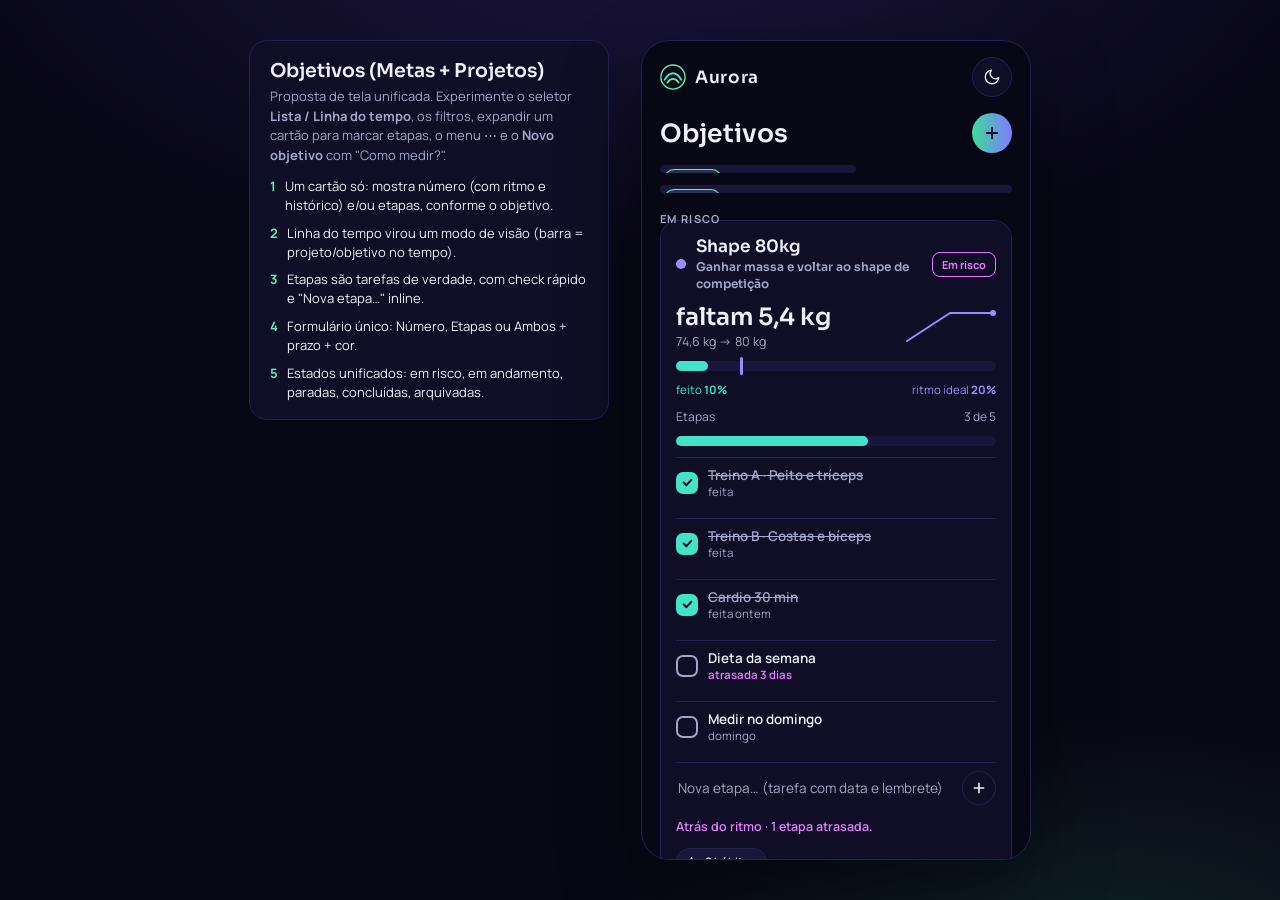
<file: docs/prototipo/objetivos.html>
<!doctype html>
<html lang="pt-BR" data-theme="dark">
<head>
<meta charset="utf-8">
<meta name="viewport" content="width=device-width, initial-scale=1">
<title>Objetivos — protótipo unificado (Aurora)</title>
<link rel="preconnect" href="https://fonts.googleapis.com">
<link href="https://fonts.googleapis.com/css2?family=Manrope:wght@400;500;600;700&family=Sora:wght@500;600;700&display=swap" rel="stylesheet">
<style>
  :root, [data-theme="dark"] {
    --bg: #080716; --surf: #0F0E26; --surf2: #18173A; --line: #232250;
    --text: #EEF0FB; --muted: #A3A6C8;
    --accent: #5CF0B0; --accentFill: #3EDB9A; --accentSoft: rgba(92,240,176,.14);
    --teal: #42E3C8; --tealSoft: rgba(66,227,200,.14);
    --violet: #9D8CFF; --warn: #F5C35B; --warnSoft: rgba(245,195,91,.14);
    --bad: #E77BFF; --badSoft: rgba(231,123,255,.14);
    --gradA: #3EDB9A; --gradB: #7E7BFF; --onGrad: #06061A;
  }
  [data-theme="light"] {
    --bg: #F4F3FB; --surf: #FFFFFF; --surf2: #E9E8F6; --line: #D6D4EA;
    --text: #0D0B26; --muted: #55557A;
    --accent: #0B8A5C; --accentFill: #0B8A5C; --accentSoft: rgba(11,138,92,.10);
    --teal: #0A7C70; --tealSoft: rgba(10,124,112,.10);
    --violet: #5B45D6; --warn: #9A5B06; --warnSoft: rgba(154,91,6,.10);
    --bad: #A8259A; --badSoft: rgba(168,37,154,.10);
    --gradA: #0B8A5C; --gradB: #5B45D6; --onGrad: #FFFFFF;
  }
  * { box-sizing: border-box; }
  body {
    margin: 0; font-family: 'Manrope', sans-serif; color: var(--text);
    background: radial-gradient(1200px 600px at 50% -10%, rgba(125,90,255,.18), transparent 60%),
                radial-gradient(900px 500px at 85% 110%, rgba(62,219,154,.14), transparent 55%), var(--bg);
    min-height: 100vh; display: flex; align-items: flex-start; justify-content: center; gap: 32px;
    padding: 40px 20px; flex-wrap: wrap;
  }
  .legenda { width: 360px; max-width: 100%; align-self: flex-start; position: sticky; top: 24px;
    background: var(--surf); border: 1px solid var(--line); border-radius: 18px; padding: 18px 20px; }
  .legenda h1 { margin: 0 0 4px; font-family: 'Sora'; font-size: 19px; font-weight: 600; }
  .legenda p { margin: 0 0 12px; font-size: 13px; color: var(--muted); line-height: 1.5; }
  .legenda ul { margin: 0; padding: 0; list-style: none; display: flex; flex-direction: column; gap: 9px; }
  .legenda li { font-size: 13px; line-height: 1.45; display: flex; gap: 9px; }
  .legenda li b { color: var(--accent); font-weight: 700; flex-shrink: 0; }

  .phone { width: 390px; max-width: 100%; height: 820px; display: flex; flex-direction: column;
    background: var(--bg); border: 1px solid var(--line); border-radius: 28px; overflow: hidden;
    box-shadow: 0 30px 80px rgba(0,0,0,.45); position: relative; }
  .topbar { display: flex; align-items: center; justify-content: space-between; gap: 10px; padding: 16px 18px 10px; }
  .brand { display: flex; align-items: center; gap: 9px; }
  .brand span { font-family: 'Sora'; font-weight: 600; font-size: 17px; letter-spacing: .04em; }
  .topbtns { display: flex; gap: 8px; }
  .iconbtn { width: 40px; height: 40px; border-radius: 20px; border: 1px solid var(--line); background: var(--surf);
    color: var(--text); display: flex; align-items: center; justify-content: center; padding: 0; cursor: pointer; }
  .screen { flex: 1; overflow-y: auto; padding: 6px 18px 26px; display: flex; flex-direction: column; gap: 12px; }
  .screen::-webkit-scrollbar { width: 0; }
  .page-title { display: flex; align-items: center; justify-content: space-between; gap: 10px; }
  .page-title h1 { margin: 0; font-family: 'Sora'; font-weight: 600; font-size: 25px; }

  .seg { display: flex; gap: 6px; padding: 4px; border-radius: 14px; background: var(--surf2); overflow-x: auto; scrollbar-width: none; }
  .seg::-webkit-scrollbar { display: none; }
  .seg button { flex: 1; min-height: 36px; border: none; border-radius: 10px; padding: 0 10px; background: transparent;
    color: var(--muted); font-family: inherit; font-size: 12.5px; font-weight: 700; cursor: pointer; white-space: nowrap; }
  .seg button.on { background: var(--accentSoft); color: var(--accent); box-shadow: inset 0 0 0 1px var(--accent); }
  .seg.modo { align-self: flex-start; }
  .seg.modo button { padding: 0 14px; }

  .group-label { font-size: 11px; font-weight: 700; letter-spacing: .12em; color: var(--muted); margin: 6px 0 -6px; }
  .card { background: var(--surf); border: 1px solid var(--line); border-radius: 18px; padding: 15px; display: flex; flex-direction: column; gap: 11px; }
  .card.concluida { border: 1px solid transparent; background: linear-gradient(var(--surf), var(--surf)) padding-box, linear-gradient(120deg, var(--teal), var(--accent)) border-box; }
  .card.arquivada { opacity: .6; }
  .row { display: flex; align-items: center; justify-content: space-between; gap: 10px; }
  .head { display: flex; align-items: center; gap: 10px; cursor: pointer; }
  .dot { width: 10px; height: 10px; border-radius: 5px; flex-shrink: 0; }
  .name { font-family: 'Sora'; font-size: 17px; font-weight: 600; line-height: 1.25; }
  .desc { font-size: 12px; color: var(--muted); line-height: 1.4; margin-top: 2px; }
  .etq { font-size: 11px; font-weight: 700; padding: 4px 9px; border-radius: 8px; border: 1px solid; white-space: nowrap; }
  .etq.teal { color: var(--teal); border-color: var(--teal); }
  .etq.bad { color: var(--bad); border-color: var(--bad); }
  .etq.warn { color: var(--warn); border-color: var(--warn); }
  .etq.muted { color: var(--muted); border-color: var(--line); }
  .hero { display: flex; align-items: center; justify-content: space-between; gap: 12px; }
  .big { font-family: 'Sora'; font-size: 24px; font-weight: 600; line-height: 1.1; }
  .sub { font-size: 12.5px; color: var(--muted); margin-top: 3px; }
  .spark { flex-shrink: 0; }
  .track { position: relative; height: 10px; border-radius: 5px; background: var(--surf2); }
  .fill { position: absolute; left: 0; top: 0; bottom: 0; border-radius: 5px; background: var(--teal); }
  .marker { position: absolute; top: -4px; bottom: -4px; width: 3px; border-radius: 2px; background: var(--violet); }
  .legend { display: flex; justify-content: space-between; font-size: 11.5px; color: var(--muted); }
  .legend b { font-weight: 700; }
  .legend .a { color: var(--teal); } .legend .b { color: var(--violet); }
  .nota { font-size: 12.5px; line-height: 1.5; font-weight: 600; }
  .nota.teal { color: var(--teal); } .nota.warn { color: var(--warn); }
  .nota.bad { color: var(--bad); } .nota.muted { color: var(--muted); }

  .etapas-head { display: flex; justify-content: space-between; font-size: 12px; color: var(--muted); }
  .etapa { display: flex; align-items: center; gap: 10px; padding: 8px 0; border-top: 1px solid var(--line); }
  .etapa .check { width: 22px; height: 22px; border-radius: 7px; border: 2px solid var(--muted); background: transparent;
    display: flex; align-items: center; justify-content: center; flex-shrink: 0; cursor: pointer; }
  .etapa .check.on { background: var(--teal); border-color: var(--teal); }
  .etapa .check svg { display: none; } .etapa .check.on svg { display: block; }
  .etapa .tx { flex: 1; min-width: 0; }
  .etapa .tx .t { font-size: 13.5px; font-weight: 600; }
  .etapa .tx .t.feita { text-decoration: line-through; color: var(--muted); }
  .etapa .tx .d { font-size: 11.5px; color: var(--muted); }
  .etapa .tx .d.atrasada { color: var(--bad); font-weight: 600; }
  .etapa-input-row { display: flex; align-items: center; gap: 8px; border-top: 1px solid var(--line); padding-top: 6px; }
  .etapa-input { flex: 1; min-width: 0; height: 38px; background: transparent; border: none; outline: none; color: var(--text); font-family: inherit; font-size: 13.5px; }
  .etapa-input::placeholder { color: var(--muted); }

  .vinculos { display: flex; flex-wrap: wrap; gap: 7px; }
  .chip { font-size: 11.5px; font-weight: 600; color: var(--text); background: var(--surf2); border: 1px solid var(--line);
    border-radius: 999px; padding: 5px 10px; display: flex; align-items: center; gap: 6px; }
  .actions { display: flex; align-items: center; gap: 8px; }
  .btn-primary { min-height: 40px; padding: 0 15px; border-radius: 20px; border: none; cursor: pointer;
    background: linear-gradient(90deg, var(--gradA), var(--gradB)); color: var(--onGrad); font-family: inherit; font-size: 13px; font-weight: 700; }
  .btn-ghost { min-height: 40px; padding: 0 14px; border-radius: 20px; border: 1px solid var(--line); background: transparent;
    color: var(--text); font-family: inherit; font-size: 13px; font-weight: 700; cursor: pointer; }
  .menu-wrap { position: relative; margin-left: auto; }
  .menu { position: absolute; right: 0; top: calc(100% + 6px); width: 190px; background: var(--surf); border: 1px solid var(--line);
    border-radius: 14px; padding: 6px; z-index: 30; display: none; flex-direction: column; box-shadow: 0 12px 30px rgba(0,0,0,.4); }
  .menu.open { display: flex; }
  .menu button { text-align: left; padding: 10px 12px; border: none; border-radius: 9px; background: transparent; color: var(--text);
    font-family: inherit; font-size: 13.5px; font-weight: 600; cursor: pointer; display: flex; gap: 9px; align-items: center; }
  .menu button:hover { background: var(--surf2); }
  .menu button.perigo { color: var(--bad); }

  .tl-card { background: var(--surf); border: 1px solid var(--line); border-radius: 18px; padding: 15px; }
  .tl-meses { display: grid; grid-template-columns: repeat(5, 1fr); font-size: 10.5px; font-weight: 700; color: var(--muted); text-align: left; }
  .tl-body { position: relative; margin-top: 10px; display: flex; flex-direction: column; gap: 8px; }
  .tl-row { position: relative; height: 26px; }
  .tl-track { position: absolute; left: 0; right: 0; top: 0; bottom: 0; }
  .tl-bar { position: absolute; top: 0; bottom: 0; border-radius: 13px; background: var(--surf2); border: 1px solid var(--line);
    display: flex; align-items: center; overflow: hidden; cursor: pointer; }
  .tl-bar .tl-fill { position: absolute; left: 0; top: 0; bottom: 0; opacity: .35; }
  .tl-bar .tl-name { position: relative; font-size: 11.5px; font-weight: 700; padding: 0 9px; white-space: nowrap; }
  .tl-hoje { position: absolute; top: -4px; bottom: -4px; width: 2px; background: var(--accent); border-radius: 1px; }
  .tl-legenda { font-size: 11.5px; color: var(--muted); line-height: 1.4; margin-top: 8px; }

  .empty-card { border: 1px dashed var(--line); border-radius: 18px; padding: 16px; display: flex; flex-direction: column; gap: 12px; }
  .empty-card .tit { font-size: 15px; font-weight: 700; color: var(--accent); }
  .empty-card .dica { font-size: 12.5px; color: var(--muted); line-height: 1.5; }

  .overlay { position: fixed; inset: 0; background: rgba(2,6,16,.62); display: flex; align-items: center; justify-content: center;
    z-index: 50; visibility: hidden; opacity: 0; transition: .18s; }
  .overlay.on { visibility: visible; opacity: 1; }
  .sheet { width: 390px; max-width: calc(100vw - 24px); max-height: 90vh; overflow-y: auto; background: var(--surf);
    border: 1px solid var(--line); border-radius: 22px; padding: 20px; display: flex; flex-direction: column; gap: 15px; }
  .sheet h2 { margin: 0; font-family: 'Sora'; font-size: 20px; font-weight: 600; }
  .field { display: flex; flex-direction: column; gap: 6px; }
  .field label { font-size: 12px; font-weight: 700; color: var(--muted); }
  .field input, .field textarea { padding: 0 13px; border-radius: 13px; border: 1px solid var(--line); background: var(--bg);
    color: var(--text); font-family: inherit; font-size: 15px; outline: none; }
  .field input { height: 46px; }
  .field textarea { height: 64px; padding-top: 11px; resize: none; }
  .field input:focus, .field textarea:focus { border-color: var(--accent); }
  .chips { display: flex; flex-wrap: wrap; gap: 8px; }
  .chips button { min-height: 38px; padding: 0 14px; border-radius: 19px; border: 1.5px solid var(--line); background: transparent;
    color: var(--text); font-family: inherit; font-size: 13px; font-weight: 700; cursor: pointer; }
  .chips button.on { border-color: var(--accent); background: var(--accentSoft); color: var(--accent); }
  .duo { display: grid; grid-template-columns: 1fr 1fr; gap: 10px; }
  .etapa-campo { display: flex; gap: 8px; align-items: center; }
  .etapa-campo input { flex: 1; }
  .cor-dots { display: flex; gap: 10px; align-items: center; }
  .cor-dots button { width: 28px; height: 28px; border-radius: 14px; border: 2px solid transparent; cursor: pointer; padding: 0; }
  .cor-dots button.on { border-color: var(--text); }
  .preview { padding: 13px 14px; border-radius: 13px; background: var(--accentSoft); font-size: 13.5px; line-height: 1.5; }
  .preview .k { font-size: 10.5px; font-weight: 700; letter-spacing: .12em; color: var(--accent); display: block; margin-bottom: 3px; }
  .sheet-actions { display: flex; gap: 10px; justify-content: flex-end; }
  .sheet-actions button { min-height: 44px; padding: 0 18px; border-radius: 22px; font-family: inherit; font-size: 14px; font-weight: 700; cursor: pointer; }
  .b-cancel { background: transparent; color: var(--muted); border: none; }
  .b-save { background: linear-gradient(90deg, var(--gradA), var(--gradB)); color: var(--onGrad); border: none; }

  .toast { position: absolute; left: 50%; bottom: 18px; transform: translateX(-50%) translateY(20px); background: var(--surf);
    border: 1px solid var(--line); color: var(--text); border-radius: 999px; padding: 10px 16px; font-size: 13px; font-weight: 600;
    box-shadow: 0 10px 30px rgba(0,0,0,.4); opacity: 0; transition: .22s; pointer-events: none; white-space: nowrap; }
  .toast.show { opacity: 1; transform: translateX(-50%) translateY(0); }
  @media (max-width: 840px) { .legenda { position: static; width: 100%; } body { gap: 16px; } }
</style>
</head>
<body>

<div class="legenda">
  <h1>Objetivos (Metas + Projetos)</h1>
  <p>Proposta de tela unificada. Experimente o seletor <b>Lista / Linha do tempo</b>, os filtros, expandir um cartão para marcar etapas, o menu ⋯ e o <b>Novo objetivo</b> com "Como medir?".</p>
  <ul>
    <li><b>1</b><span>Um cartão só: mostra número (com ritmo e histórico) e/ou etapas, conforme o objetivo.</span></li>
    <li><b>2</b><span>Linha do tempo virou um modo de visão (barra = projeto/objetivo no tempo).</span></li>
    <li><b>3</b><span>Etapas são tarefas de verdade, com check rápido e "Nova etapa…" inline.</span></li>
    <li><b>4</b><span>Formulário único: Número, Etapas ou Ambos + prazo + cor.</span></li>
    <li><b>5</b><span>Estados unificados: em risco, em andamento, paradas, concluídas, arquivadas.</span></li>
  </ul>
</div>

<div class="phone">
  <div class="topbar">
    <div class="brand">
      <svg width="26" height="26" viewBox="0 0 28 28" aria-hidden="true"><circle cx="14" cy="14" r="13" fill="none" stroke="var(--accent)" stroke-width="1.5"/><path d="M5 17c3-5 6-7 9-7s6 2 9 7" fill="none" stroke="var(--teal)" stroke-width="2" stroke-linecap="round"/><path d="M8 20c2-3 4-4 6-4s4 1 6 4" fill="none" stroke="var(--accent)" stroke-width="2" stroke-linecap="round"/></svg>
      <span>Aurora</span>
    </div>
    <div class="topbtns">
      <button class="iconbtn" id="tema" title="Alternar tema">
        <svg id="iconeTema" width="18" height="18" viewBox="0 0 24 24" fill="none" stroke="currentColor" stroke-width="1.8" stroke-linecap="round" stroke-linejoin="round" aria-hidden="true"><path d="M21 12.8A9 9 0 1 1 11.2 3a7 7 0 0 0 9.8 9.8z"/></svg>
      </button>
    </div>
  </div>

  <div class="screen">
    <div class="page-title">
      <h1>Objetivos</h1>
      <button class="iconbtn" id="nova" title="Novo objetivo" style="background:linear-gradient(90deg,var(--gradA),var(--gradB));color:var(--onGrad);border:none">
        <svg width="18" height="18" viewBox="0 0 24 24" fill="none" stroke="currentColor" stroke-width="2.4" stroke-linecap="round" aria-hidden="true"><path d="M12 5v14M5 12h14"/></svg>
      </button>
    </div>

    <div class="seg modo" id="modo">
      <button data-m="lista" class="on">Lista</button>
      <button data-m="timeline">Linha do tempo</button>
    </div>

    <div class="seg" id="seg">
      <button data-f="todas" class="on">Todas</button>
      <button data-f="risco">Em risco</button>
      <button data-f="andamento">Em andamento</button>
      <button data-f="paradas">Paradas</button>
      <button data-f="concluidas">Concluídas</button>
      <button data-f="arquivadas">Arquivadas</button>
    </div>

    <div id="lista"></div>
  </div>

  <div class="toast" id="toast"></div>
</div>

<div class="overlay" id="overlay"></div>

<script>
(function () {
  "use strict";
  var HOJE = new Date(2026, 9, 26);

  var ESTADO = {
    emDia: { rotulo: 'Em dia', cor: 'teal' },
    emRisco: { rotulo: 'Em risco', cor: 'bad' },
    parada: { rotulo: 'Parada', cor: 'warn' },
    pausada: { rotulo: 'Pausada', cor: 'muted' },
    concluida: { rotulo: 'Concluída', cor: 'teal' },
    arquivada: { rotulo: 'Arquivada', cor: 'muted' }
  };
  function corVar(c) {
    var m = { accent: 'var(--accent)', teal: 'var(--teal)', violeta: 'var(--violet)', warn: 'var(--warn)', bad: 'var(--bad)', muted: 'var(--muted)' };
    return m[c] || 'var(--accent)';
  }

  var OBS = [
    {
      id: 'shape', nome: 'Shape 80kg', desc: 'Ganhar massa e voltar ao shape de competição', cor: 'violeta',
      tipo: 'ambos', unidade: 'kg', inicial: 74, atual: 74.6, alvo: 80, tempo: 0.20,
      inicio: '2026-10-09', fim: '2026-12-31', estado: 'emRisco', hist: [74, 74.6, 74.6],
      vinculos: [{ ic: 'habito', texto: '2 hábitos' }],
      etapas: [
        { t: 'Treino A · Peito e tríceps', d: 'feita', feita: true },
        { t: 'Treino B · Costas e bíceps', d: 'feita', feita: true },
        { t: 'Cardio 30 min', d: 'feita ontem', feita: true },
        { t: 'Dieta da semana', d: 'atrasada 3 dias', feita: false, atrasada: true },
        { t: 'Medir no domingo', d: 'domingo', feita: false }
      ]
    },
    {
      id: 'reserva', nome: 'Reserva de emergência', desc: 'Seis meses de despesas guardados', cor: 'teal',
      tipo: 'numero', unidade: 'R$', inicial: 0, atual: 2400, alvo: 10000, tempo: 0.20,
      inicio: '2026-10-02', fim: '2026-12-31', estado: 'emDia', hist: [0, 600, 1200, 1800, 2400],
      vinculos: [{ ic: 'tarefa', texto: '1 tarefa ligada' }], etapas: []
    },
    {
      id: 'estagio', nome: 'Conseguir a vaga de estágio', desc: 'Processo seletivo de desenvolvimento', cor: 'accent',
      tipo: 'etapas', unidade: null, inicial: 0, atual: 0, alvo: 0, tempo: null,
      inicio: '2026-10-05', fim: '2026-11-30', estado: 'emDia', hist: [], vinculos: [],
      etapas: [
        { t: 'Atualizar o currículo', d: 'feita', feita: true },
        { t: 'Enviar para 10 vagas', d: '4 de 10', feita: false },
        { t: 'Fazer o teste da empresa X', d: 'segunda', feita: false },
        { t: 'Treinar entrevista', d: 'sem data', feita: false }
      ]
    },
    {
      id: 'viagem', nome: 'Viagem de fim de ano', desc: 'Guardar para a passagem e hospedagem', cor: 'warn',
      tipo: 'numero', unidade: 'R$', inicial: 0, atual: 800, alvo: 8000, tempo: 0.30,
      inicio: '2026-08-15', fim: '2026-12-15', estado: 'parada', hist: [0, 400, 800, 800],
      vinculos: [], etapas: []
    },
    {
      id: 'correr', nome: 'Correr 5 km', desc: 'Do zero até completar 5 km', cor: 'teal',
      tipo: 'numero', unidade: 'km', inicial: 0, atual: 5, alvo: 5, tempo: null,
      inicio: '2026-09-01', fim: '2026-10-14', estado: 'concluida', concluidaEm: '14 de outubro',
      hist: [0, 1, 2.5, 4, 5], vinculos: [{ ic: 'habito', texto: 'hábito “Cardio”' }], etapas: []
    },
    {
      id: 'mudanca', nome: 'Mudar de apartamento', desc: 'Procurar, negociar e fazer a mudança', cor: 'muted',
      tipo: 'etapas', unidade: null, inicial: 0, atual: 0, alvo: 0, tempo: null,
      inicio: '2026-05-01', fim: '2026-08-30', estado: 'arquivada', hist: [], vinculos: [],
      etapas: [
        { t: 'Procurar imóveis', d: 'feita', feita: true },
        { t: 'Visitar 5 opções', d: 'feita', feita: true }
      ]
    }
  ];

  var filtro = 'todas';
  var modo = 'lista';
  var arquivadas = [];
  var abertos = { shape: true };

  function $id(id) { return document.getElementById(id); }
  function porId(id) { return OBS.filter(function (o) { return o.id === id; })[0]; }

  function fmt(v, u) {
    if (u === 'R$') return 'R$ ' + Math.round(v).toLocaleString('pt-BR');
    var s = Number.isInteger(v) ? String(v) : v.toFixed(1).replace('.', ',');
    return s + ' ' + u;
  }
  function progNum(o) {
    var c = o.alvo - o.inicial;
    return c === 0 ? 1 : Math.max(0, Math.min(1, (o.atual - o.inicial) / c));
  }
  function feitasDe(o) { return { feitas: o.etapas.filter(function (e) { return e.feita; }).length, total: o.etapas.length }; }
  function progEtapas(o) { var f = feitasDe(o); return f.total === 0 ? 0 : f.feitas / f.total; }
  function progressoGeral(o) { return o.tipo === 'etapas' ? progEtapas(o) : progNum(o); }

  function spark(vals, color) {
    var w = 92, h = 34, pad = 3;
    var min = Math.min.apply(null, vals), max = Math.max.apply(null, vals), range = (max - min) || 1;
    var pts = vals.map(function (v, i) {
      var x = pad + (vals.length === 1 ? 0 : (i / (vals.length - 1)) * (w - 2 * pad));
      var y = pad + (1 - (v - min) / range) * (h - 2 * pad);
      return x.toFixed(1) + ',' + y.toFixed(1);
    });
    var last = pts[pts.length - 1].split(',');
    return '<svg class="spark" width="' + w + '" height="' + h + '" viewBox="0 0 ' + w + ' ' + h + '">'
      + '<polyline points="' + pts.join(' ') + '" fill="none" stroke="' + color + '" stroke-width="2" stroke-linecap="round" stroke-linejoin="round"/>'
      + '<circle cx="' + last[0] + '" cy="' + last[1] + '" r="3" fill="' + color + '"/></svg>';
  }
  function icone(ic) {
    if (ic === 'habito') return '<svg width="12" height="12" viewBox="0 0 24 24" fill="none" stroke="currentColor" stroke-width="2" stroke-linecap="round" stroke-linejoin="round"><path d="M3 12h3l3-7 6 14 3-7h3"/></svg>';
    return '<svg width="12" height="12" viewBox="0 0 24 24" fill="none" stroke="currentColor" stroke-width="2" stroke-linecap="round" stroke-linejoin="round"><rect x="4" y="4" width="16" height="16" rx="4"/><path d="M8.5 12l2.5 2.5 4.5-5"/></svg>';
  }
  function notaDe(o) {
    switch (o.estado) {
      case 'parada': return { t: 'Nenhum avanço há 24 dias.', c: 'warn' };
      case 'emRisco': return { t: 'Atrás do ritmo' + (o.etapas.some(function (e) { return e.atrasada; }) ? ' · 1 etapa atrasada' : '') + '.', c: 'bad' };
      case 'emDia': return { t: 'No ritmo.', c: 'teal' };
      case 'pausada': return { t: 'Pausada em 24 de outubro.', c: 'muted' };
      case 'concluida': return { t: 'Alcançado em ' + (o.concluidaEm || '—') + '.', c: 'teal' };
      case 'arquivada': return { t: 'Arquivada em 20 de agosto.', c: 'muted' };
    }
    return { t: '', c: 'muted' };
  }

  function barraSimples(pct, cor) { return '<div class="track"><div class="fill" style="width:' + (pct * 100).toFixed(1) + '%;background:' + cor + '"></div></div>'; }

  function secNumero(o) {
    var cvar = corVar(o.cor);
    if (o.estado === 'concluida') {
      return '<div class="hero"><div><div class="big">' + fmt(o.alvo, o.unidade) + '</div><div class="sub">alvo atingido</div></div>' + spark(o.hist, cvar) + '</div>';
    }
    var p = progNum(o);
    var falta = Math.abs(o.alvo - o.atual);
    var ft = falta === 0 ? '' : 'faltam ' + fmt(falta, o.unidade);
    return '<div class="hero"><div><div class="big">' + (ft || fmt(o.atual, o.unidade)) + '</div><div class="sub">' + fmt(o.atual, o.unidade) + ' → ' + fmt(o.alvo, o.unidade) + '</div></div>' + spark(o.hist, cvar) + '</div>'
      + '<div class="track"><div class="fill" style="width:' + (p * 100).toFixed(1) + '%"></div>' + (o.tempo != null ? '<div class="marker" style="left:' + (o.tempo * 100).toFixed(1) + '%"></div>' : '') + '</div>'
      + '<div class="legend"><span class="a">feito <b>' + Math.round(p * 100) + '%</b></span>' + (o.tempo != null ? '<span class="b">ritmo ideal <b>' + Math.round(o.tempo * 100) + '%</b></span>' : '<span>sem prazo</span>') + '</div>';
  }

  function secEtapas(o, aberto, ativo) {
    var f = feitasDe(o);
    var html = '<div class="etapas-head"><span>Etapas</span><span>' + f.feitas + ' de ' + f.total + '</span></div>'
      + barraSimples(progEtapas(o), 'var(--teal)');
    if (aberto) {
      html += o.etapas.map(function (e) {
        var cls = e.feita ? 'feita' : '';
        var dcls = e.atrasada ? 'atrasada' : '';
        return '<div class="etapa"><div class="check' + (e.feita ? ' on' : '') + '" data-check="' + o.id + ':' + o.etapas.indexOf(e) + '"><svg width="13" height="13" viewBox="0 0 24 24" fill="none" stroke="#06061A" stroke-width="3.5" stroke-linecap="round" stroke-linejoin="round"><path d="M5 12l5 5 9-10"/></svg></div>'
          + '<div class="tx"><div class="t ' + cls + '">' + e.t + '</div><div class="d ' + dcls + '">' + e.d + '</div></div></div>';
      }).join('');
      if (ativo) {
        html += '<div class="etapa-input-row"><input class="etapa-input" data-nova="' + o.id + '" placeholder="Nova etapa… (tarefa com data e lembrete)"><button class="iconbtn" data-nova-btn="' + o.id + '" style="width:34px;height:34px"><svg width="16" height="16" viewBox="0 0 24 24" fill="none" stroke="currentColor" stroke-width="2.4" stroke-linecap="round"><path d="M12 5v14M5 12h14"/></svg></button></div>';
      }
    }
    return html;
  }

  function menuHtml(o) {
    if (o.estado === 'arquivada') return '<div class="menu" data-menu="' + o.id + '"><button data-act="reabrir" data-id="' + o.id + '">↺ Reabrir</button><button class="perigo" data-act="excluir" data-id="' + o.id + '">Excluir</button></div>';
    if (o.estado === 'concluida') return '<div class="menu" data-menu="' + o.id + '"><button data-act="reabrir" data-id="' + o.id + '">↺ Reabrir</button><button data-act="arquivar" data-id="' + o.id + '">Arquivar</button><button class="perigo" data-act="excluir" data-id="' + o.id + '">Excluir</button></div>';
    if (o.estado === 'pausada') return '<div class="menu" data-menu="' + o.id + '"><button data-act="retomar" data-id="' + o.id + '">▶ Retomar</button><button data-act="concluir" data-id="' + o.id + '">Concluir</button><button data-act="arquivar" data-id="' + o.id + '">Arquivar</button></div>';
    return '<div class="menu" data-menu="' + o.id + '"><button data-act="pausar" data-id="' + o.id + '">⏸ Pausar</button><button data-act="concluir" data-id="' + o.id + '">✓ Concluir</button><button data-act="arquivar" data-id="' + o.id + '">Arquivar</button></div>';
  }

  function cardHtml(o) {
    var st = ESTADO[o.estado];
    var temNum = o.tipo === 'numero' || o.tipo === 'ambos';
    var temEt = o.tipo === 'etapas' || o.tipo === 'ambos';
    var concluida = o.estado === 'concluida';
    var arquivada = o.estado === 'arquivada';
    var pausada = o.estado === 'pausada';
    var ativo = !concluida && !arquivada && !pausada;
    var aberto = abertos[o.id] === true;
    var nota = notaDe(o);

    var vinculos = o.vinculos.length
      ? '<div class="vinculos">' + o.vinculos.map(function (v) { return '<span class="chip">' + icone(v.ic) + v.texto + '</span>'; }).join('') + '</div>' : '';

    var corpo = '';
    if (temNum) corpo += secNumero(o);
    if (temEt) corpo += secEtapas(o, aberto, ativo);
    if (!temNum && !temEt) corpo += '<div class="sub">Sem medida definida.</div>';

    var blocoNota = (concluida || arquivada) ? '' : '<div class="nota ' + nota.c + '">' + nota.t + '</div>';

    var acoes;
    if (concluida || arquivada) {
      acoes = '<div class="actions"><span class="nota ' + nota.c + '">' + nota.t + '</span><div class="menu-wrap"><button class="iconbtn menu-btn" data-id="' + o.id + '">⋯</button>' + menuHtml(o) + '</div></div>';
    } else if (pausada) {
      acoes = '<div class="actions"><button class="btn-ghost" data-act="retomar" data-id="' + o.id + '">▶ Retomar</button><div class="menu-wrap"><button class="iconbtn menu-btn" data-id="' + o.id + '">⋯</button>' + menuHtml(o) + '</div></div>';
    } else {
      acoes = '<div class="actions">'
        + (temNum ? '<button class="btn-primary" data-update="' + o.id + '">Atualizar progresso</button>' : '')
        + '<div class="menu-wrap"><button class="iconbtn menu-btn" data-id="' + o.id + '">⋯</button>' + menuHtml(o) + '</div></div>';
    }

    return '<div class="card' + (concluida ? ' concluida' : '') + (arquivada ? ' arquivada' : '') + '" data-id="' + o.id + '" data-estado="' + o.estado + '">'
      + '<div class="row"><div class="head" data-toggle="' + o.id + '"><span class="dot" style="background:' + corVar(o.cor) + '"></span>'
      + '<span class="name">' + o.nome + (o.desc ? '<div class="desc">' + o.desc + '</div>' : '') + '</span></div>'
      + '<span class="etq ' + st.cor + '">' + st.rotulo + '</span></div>'
      + corpo + blocoNota + vinculos + acoes + '</div>';
  }

  function timelineHtml() {
    var janela = new Date(HOJE.getFullYear(), HOJE.getMonth() - 1, 1);
    var fimJanela = new Date(janela.getFullYear(), janela.getMonth() + 5, 1);
    var totalDias = Math.round((fimJanela - janela) / 86400000);
    function pos(d) { return Math.max(0, Math.min(1, Math.round((d - janela) / 86400000) / totalDias)); }
    var nomes = ['SET', 'OUT', 'NOV', 'DEZ', 'JAN'].map(function (n, i) {
      var d = new Date(janela.getFullYear(), janela.getMonth() + i, 1);
      return n + (d.getMonth() === 0 ? ' ' + d.getFullYear() : '');
    });
    var ativos = OBS.filter(function (o) { return o.estado !== 'arquivada'; });
    var corEstado = { emRisco: 'var(--bad)', parada: 'var(--warn)', concluida: 'var(--teal)', emDia: 'var(--accent)', pausada: 'var(--muted)' };

    var rows = ativos.map(function (o) {
      var ini = new Date(o.inicio + 'T12:00:00'), fim = new Date(o.fim + 'T12:00:00');
      var left = pos(ini) * 100, width = Math.max(6, (pos(fim) - pos(ini)) * 100);
      var pct = progressoGeral(o) * 100;
      return '<div class="tl-row"><div class="tl-track"><div class="tl-bar" data-toggle="' + o.id + '" style="left:' + left.toFixed(1) + '%;width:' + width.toFixed(1) + '%">'
        + '<span class="tl-fill" style="width:' + pct.toFixed(1) + '%;background:' + (corEstado[o.estado] || 'var(--accent)') + '"></span>'
        + '<span class="tl-name">' + o.nome + '</span></div></div></div>';
    }).join('');

    return '<div class="tl-card"><div class="row"><span style="font-size:11px;font-weight:700;letter-spacing:.12em;color:var(--muted)">LINHA DO TEMPO</span></div>'
      + '<div class="tl-meses">' + nomes.map(function (n) { return '<span>' + n + '</span>'; }).join('') + '</div>'
      + '<div class="tl-body">' + rows + '<div class="tl-hoje" style="left:' + (pos(HOJE) * 100).toFixed(1) + '%"></div></div>'
      + '<div class="tl-legenda">A linha verde é hoje. A parte preenchida de cada barra é o que já foi feito. Toque numa barra para expandir o objetivo na lista.</div></div>';
  }

  function render() {
    var lista = $id('lista');
    if (modo === 'timeline') { lista.innerHTML = timelineHtml(); bind(); return; }

    var metas = OBS.filter(function (o) { return arquivadas.indexOf(o.id) < 0; });
    var grupos = [
      { chave: 'risco', titulo: 'EM RISCO', teste: function (o) { return o.estado === 'emRisco'; } },
      { chave: 'andamento', titulo: 'EM ANDAMENTO', teste: function (o) { return o.estado === 'emDia'; } },
      { chave: 'paradas', titulo: 'PARADAS', teste: function (o) { return o.estado === 'parada'; } },
      { chave: 'concluidas', titulo: 'CONCLUÍDAS', teste: function (o) { return o.estado === 'concluida'; } },
      { chave: 'arquivadas', titulo: 'ARQUIVADAS', teste: function (o) { return o.estado === 'arquivada'; } }
    ];

    var html = '';
    if (filtro === 'todas') {
      grupos.forEach(function (g) {
        var itens = metas.filter(g.teste);
        if (!itens.length) return;
        html += '<div class="group-label">' + g.titulo + '</div>' + itens.map(cardHtml).join('');
      });
      if (!metas.length) html = vazio();
    } else {
      var g = grupos.filter(function (x) { return x.chave === filtro; })[0];
      var itens = metas.filter(g.teste);
      html = itens.length ? itens.map(cardHtml).join('') : vazio(filtro);
    }
    lista.innerHTML = html;
    bind();
  }

  function vazio(f) {
    if (f === 'arquivadas') return '<div class="empty-card"><span class="tit">Nada arquivado</span><span class="dica">Objetivos arquivados ficam guardados aqui, fora da lista ativa.</span></div>';
    if (f === 'concluidas') return '<div class="empty-card"><span class="tit">Nenhum objetivo concluído ainda</span><span class="dica">Quando alcançar, ele aparece aqui para você revisitar.</span></div>';
    return '<div class="empty-card"><span class="tit">Comece com um objetivo claro</span><span class="dica">Um bom objetivo tem prazo — e um jeito de medir: um número, etapas, ou os dois. Toque em + para criar.</span></div>';
  }

  var toastTimer = null;
  function toast(msg) {
    var el = $id('toast'); el.textContent = msg; el.classList.add('show');
    clearTimeout(toastTimer); toastTimer = setTimeout(function () { el.classList.remove('show'); }, 2600);
  }

  function bind() {
    document.querySelectorAll('[data-toggle]').forEach(function (b) {
      b.onclick = function (e) { e.stopPropagation(); var id = b.getAttribute('data-toggle'); abertos[id] = !abertos[id]; if (modo === 'timeline') { modo = 'lista'; document.querySelectorAll('#modo button').forEach(function (x) { x.classList.toggle('on', x.getAttribute('data-m') === 'lista'); }); } render(); };
    });
    document.querySelectorAll('[data-check]').forEach(function (b) {
      b.onclick = function (e) {
        e.stopPropagation();
        var kv = b.getAttribute('data-check').split(':'); var o = porId(kv[0]); var i = parseInt(kv[1], 10);
        o.etapas[i].feita = !o.etapas[i].feita; o.etapas[i].atrasada = false;
        render();
      };
    });
    document.querySelectorAll('[data-nova]').forEach(function (inp) {
      var commit = function () { var v = inp.value.trim(); if (!v) return; var o = porId(inp.getAttribute('data-nova')); o.etapas.push({ t: v, d: 'sem data', feita: false }); render(); toast('Etapa adicionada — Desfazer'); };
      inp.addEventListener('keydown', function (e) { if (e.key === 'Enter') { e.preventDefault(); commit(); } });
      var btn = document.querySelector('[data-nova-btn="' + inp.getAttribute('data-nova') + '"]');
      if (btn) btn.onclick = commit;
    });
    document.querySelectorAll('[data-update]').forEach(function (b) { b.onclick = function () { abrirAtualizar(b.getAttribute('data-update')); }; });
    document.querySelectorAll('.menu-btn').forEach(function (b) {
      b.onclick = function (e) { e.stopPropagation(); var id = b.getAttribute('data-id'); var menu = document.querySelector('[data-menu="' + id + '"]'); var aberto = menu.classList.contains('open'); fecharMenus(); if (!aberto) menu.classList.add('open'); };
    });
    document.querySelectorAll('.menu [data-act]').forEach(function (b) {
      b.onclick = function (e) { e.stopPropagation(); var id = b.getAttribute('data-id'); var act = b.getAttribute('data-act'); fecharMenus(); aplicarAcao(id, act); };
    });
    document.querySelectorAll('[data-act="retomar"]').forEach(function (b) {
      b.onclick = function (e) { if (b.closest('.menu')) return; e.stopPropagation(); aplicarAcao(b.getAttribute('data-id'), 'retomar'); };
    });
  }
  function fecharMenus() { document.querySelectorAll('.menu.open').forEach(function (m) { m.classList.remove('open'); }); }
  document.addEventListener('click', fecharMenus);

  function aplicarAcao(id, act) {
    var o = porId(id); if (!o) return;
    if (act === 'pausar') { o.estado = 'pausada'; toast('“' + o.nome + '” pausada — Desfazer'); }
    else if (act === 'retomar') { o.estado = 'emDia'; toast('Objetivo retomado'); }
    else if (act === 'concluir') { o.estado = 'concluida'; if (o.tipo !== 'etapas') { o.atual = o.alvo; o.hist.push(o.alvo); } o.concluidaEm = '26 de outubro'; toast('“' + o.nome + '” concluída — Desfazer'); }
    else if (act === 'reabrir') { o.estado = 'emDia'; toast('Objetivo reaberto'); }
    else if (act === 'arquivar') { arquivadas.push(id); toast('“' + o.nome + '” arquivada — Desfazer'); }
    else if (act === 'excluir') { OBS = OBS.filter(function (x) { return x.id !== id; }); toast('Objetivo excluído'); }
    render();
  }

  function abrirAtualizar(id) {
    var o = porId(id);
    var ov = $id('overlay');
    ov.innerHTML = '<div class="sheet"><h2>Onde você está hoje?</h2>'
      + '<div style="font-size:13px;color:var(--muted)">' + o.nome + ' · alvo ' + fmt(o.alvo, o.unidade) + '</div>'
      + '<div class="field"><label>Valor atual (' + o.unidade + ')</label><input id="inp-val" inputmode="decimal" value="' + String(o.atual).replace('.', ',') + '"></div>'
      + '<div class="sheet-actions"><button class="b-cancel" id="b-cancel">Cancelar</button><button class="b-save" id="b-save">Salvar</button></div></div>';
    ov.classList.add('on');
    var inp = $id('inp-val'); inp.focus(); inp.select();
    $id('b-cancel').onclick = function () { ov.classList.remove('on'); };
    $id('b-save').onclick = function () {
      var v = parseFloat(String(inp.value).replace(',', '.'));
      if (isNaN(v)) return;
      o.atual = v; o.hist.push(v);
      if (v >= o.alvo && o.estado !== 'concluida') { o.estado = 'concluida'; o.concluidaEm = '26 de outubro'; }
      else if (o.estado === 'concluida' && v < o.alvo) o.estado = 'emDia';
      else if (o.estado === 'parada') o.estado = 'emDia';
      ov.classList.remove('on'); render(); toast('Progresso registrado — Desfazer');
    };
  }

  // ---- formulário ----
  var form = { nome: '', desc: '', medir: 'numero', unidade: 'R$', custom: '', dir: 'aumentar', atual: '', alvo: '', inicio: '', fim: '', cor: 'accent', etapas: ['', ''] };
  var SUGESTOES = {
    'Reserva de emergência': { nome: 'Reserva de emergência', medir: 'numero', unidade: 'R$', atual: '0', alvo: '10000', dir: 'aumentar', fim: '2026-12-31' },
    'Shape 80kg': { nome: 'Shape 80kg', medir: 'ambos', unidade: 'kg', atual: '74', alvo: '80', dir: 'aumentar', fim: '2026-12-31', etapas: ['Treino A', 'Treino B', 'Cardio'] },
    'Conseguir a vaga': { nome: 'Conseguir a vaga de estágio', medir: 'etapas', fim: '2026-11-30', etapas: ['Atualizar o currículo', 'Enviar para 10 vagas'] }
  };

  function abrirForm(sug) {
    if (sug && SUGESTOES[sug]) { var s = SUGESTOES[sug]; form = { nome: s.nome, desc: '', medir: s.medir, unidade: s.unidade || 'R$', custom: '', dir: s.dir || 'aumentar', atual: s.atual || '', alvo: s.alvo || '', inicio: '', fim: s.fim || '', cor: 'accent', etapas: s.etapas ? s.etapas.slice() : ['', ''] }; }
    var ov = $id('overlay'); ov.innerHTML = formHtml(); ov.classList.add('on'); bindForm(ov); $id('f-nome').focus();
  }
  function esc(s) { return String(s).replace(/&/g, '&amp;').replace(/</g, '&lt;').replace(/>/g, '&gt;').replace(/"/g, '&quot;'); }

  function formHtml() {
    var medirs = [['numero', 'Número'], ['etapas', 'Etapas'], ['ambos', 'Ambos']];
    var unidades = ['R$', 'kg', 'km', 'livros', 'Outra'];
    var dirs = [['aumentar', 'Aumentar'], ['reduzir', 'Reduzir'], ['alcancar', 'Alcançar']];
    var cores = ['accent', 'teal', 'violeta', 'warn'];
    var temNum = form.medir === 'numero' || form.medir === 'ambos';
    var temEt = form.medir === 'etapas' || form.medir === 'ambos';

    var h = '<div class="sheet"><h2>Novo objetivo</h2>'
      + '<div class="field"><label>Nome</label><input id="f-nome" placeholder="Ex.: Shape 80kg" value="' + esc(form.nome) + '"></div>'
      + '<div class="field"><label>Descrição (opcional)</label><textarea id="f-desc" placeholder="O porquê deste objetivo">' + esc(form.desc) + '</textarea></div>'
      + '<div class="field"><label>Como medir o progresso?</label><div class="chips">' + medirs.map(function (m) { return '<button data-medir="' + m[0] + '" class="' + (form.medir === m[0] ? 'on' : '') + '">' + m[1] + '</button>'; }).join('') + '</div></div>';

    if (temNum) {
      h += '<div class="field"><label>Medida</label><div class="chips">' + unidades.map(function (u) { return '<button data-unit="' + u + '" class="' + (form.unidade === u ? 'on' : '') + '">' + u + '</button>'; }).join('') + '</div>'
        + (form.unidade === 'Outra' ? '<input id="f-custom" placeholder="Qual unidade? Ex.: horas" value="' + esc(form.custom) + '" style="height:40px;padding:0 12px;border-radius:12px;border:1px solid var(--line);background:var(--bg);color:var(--text);font-family:inherit;font-size:14px">' : '')
        + '</div>'
        + '<div class="field"><label>Quero</label><div class="chips">' + dirs.map(function (d) { return '<button data-dir="' + d[0] + '" class="' + (form.dir === d[0] ? 'on' : '') + '">' + d[1] + '</button>'; }).join('') + '</div></div>'
        + '<div class="duo">'
        + '<div class="field"><label>Hoje estou em</label><input id="f-atual" inputmode="decimal" placeholder="0" value="' + form.atual + '"></div>'
        + '<div class="field"><label>Quero chegar em</label><input id="f-alvo" inputmode="decimal" placeholder="0" value="' + form.alvo + '"></div>'
        + '</div>';
    }

    if (temEt) {
      h += '<div class="field"><label>Etapas (viram tarefas)</label>' + form.etapas.map(function (e, i) {
        return '<div class="etapa-campo"><input data-etapa="' + i + '" placeholder="Ex.: Pesquisar vagas" value="' + esc(e) + '"><button class="iconbtn" data-etapa-del="' + i + '" style="width:34px;height:34px;color:var(--muted)">−</button></div>';
      }).join('') + '<button class="btn-ghost" data-etapa-add style="align-self:flex-start;min-height:34px">+ Etapa</button></div>';
    }

    h += '<div class="field"><label>Prazo</label><div class="chips"><button data-fim="2026-12-31" class="' + (form.fim === '2026-12-31' ? 'on' : '') + '">Fim do ano</button><button data-fim="2027-01-26" class="' + (form.fim === '2027-01-26' ? 'on' : '') + '">Daqui a 3 meses</button></div>'
      + '<div class="duo" style="margin-top:8px"><input id="f-inicio" type="date" value="' + form.inicio + '"><input id="f-fim" type="date" value="' + form.fim + '"></div></div>';

    h += '<div class="field"><label>Cor</label><div class="cor-dots">' + cores.map(function (c) {
      return '<button data-cor="' + c + '" class="' + (form.cor === c ? 'on' : '') + '" style="background:' + corVar(c) + '"></button>';
    }).join('') + '</div></div>';

    h += '<div class="sheet-actions"><button class="b-cancel" id="b-cancel">Cancelar</button><button class="b-save" id="b-save">Salvar objetivo</button></div></div>';
    return h;
  }

  function bindForm(ov) {
    $id('b-cancel').onclick = function () { ov.classList.remove('on'); };
    ov.querySelectorAll('[data-medir]').forEach(function (b) { b.onclick = function () { form.medir = b.getAttribute('data-medir'); ov.innerHTML = formHtml(); bindForm(ov); }; });
    ov.querySelectorAll('[data-unit]').forEach(function (b) { b.onclick = function () { form.unidade = b.getAttribute('data-unit'); ov.innerHTML = formHtml(); bindForm(ov); }; });
    ov.querySelectorAll('[data-dir]').forEach(function (b) { b.onclick = function () { form.dir = b.getAttribute('data-dir'); ov.innerHTML = formHtml(); bindForm(ov); }; });
    ov.querySelectorAll('[data-cor]').forEach(function (b) { b.onclick = function () { form.cor = b.getAttribute('data-cor'); ov.innerHTML = formHtml(); bindForm(ov); }; });
    ov.querySelectorAll('[data-fim]').forEach(function (b) { b.onclick = function () { form.fim = b.getAttribute('data-fim'); ov.innerHTML = formHtml(); bindForm(ov); }; });
    ov.querySelectorAll('[data-etapa-add]').forEach(function (b) { b.onclick = function () { form.etapas.push(''); ov.innerHTML = formHtml(); bindForm(ov); }; });
    ov.querySelectorAll('[data-etapa-del]').forEach(function (b) {
      b.onclick = function () { var i = parseInt(b.getAttribute('data-etapa-del'), 10); form.etapas.splice(i, 1); if (!form.etapas.length) form.etapas.push(''); ov.innerHTML = formHtml(); bindForm(ov); };
    });

    var fNome = $id('f-nome'); if (fNome) fNome.oninput = function () { form.nome = fNome.value; };
    var fDesc = $id('f-desc'); if (fDesc) fDesc.oninput = function () { form.desc = fDesc.value; };
    var fAtual = $id('f-atual'); if (fAtual) fAtual.oninput = function () { form.atual = fAtual.value; };
    var fAlvo = $id('f-alvo'); if (fAlvo) fAlvo.oninput = function () { form.alvo = fAlvo.value; };
    var fInicio = $id('f-inicio'); if (fInicio) fInicio.oninput = function () { form.inicio = fInicio.value; };
    var fFim = $id('f-fim'); if (fFim) fFim.oninput = function () { form.fim = fFim.value; };
    var fCustom = $id('f-custom'); if (fCustom) fCustom.oninput = function () { form.custom = fCustom.value; };
    ov.querySelectorAll('[data-etapa]').forEach(function (inp) {
      inp.oninput = function () { form.etapas[parseInt(inp.getAttribute('data-etapa'), 10)] = inp.value; };
    });

    $id('b-save').onclick = function () {
      var nome = form.nome.trim() || 'Novo objetivo';
      var tipo = form.medir;
      var a = parseFloat(String(form.atual).replace(',', '.'));
      var b = parseFloat(String(form.alvo).replace(',', '.'));
      var temNum = tipo === 'numero' || tipo === 'ambos';
      if (temNum && (isNaN(a) || isNaN(b))) { toast('Preencha os valores.'); return; }
      var u = form.unidade === 'Outra' ? (form.custom.trim() || 'unidades') : form.unidade;
      var etapas = (tipo === 'etapas' || tipo === 'ambos')
        ? form.etapas.map(function (e) { return e.trim(); }).filter(Boolean).map(function (e) { return { t: e, d: 'sem data', feita: false }; })
        : [];
      var estado = 'emDia';
      var o = {
        id: 'o' + Date.now(), nome: nome, desc: form.desc.trim(), cor: form.cor, tipo: tipo,
        unidade: temNum ? u : null, inicial: temNum ? a : 0, atual: temNum ? a : 0, alvo: temNum ? b : 0,
        tempo: 0.05, inicio: form.inicio || '2026-10-26', fim: form.fim || '2027-01-26',
        estado: estado, hist: temNum ? [a] : [], vinculos: [], etapas: etapas
      };
      OBS.unshift(o);
      ov.classList.remove('on');
      filtro = 'todas';
      document.querySelectorAll('#seg button').forEach(function (x) { x.classList.toggle('on', x.getAttribute('data-f') === 'todas'); });
      render(); toast('Objetivo “' + nome + '” criado — Desfazer');
    };
  }

  // tema
  $id('tema').onclick = function () {
    var r = document.documentElement; var light = r.getAttribute('data-theme') === 'light';
    r.setAttribute('data-theme', light ? 'dark' : 'light');
    $id('iconeTema').innerHTML = light
      ? '<path d="M21 12.8A9 9 0 1 1 11.2 3a7 7 0 0 0 9.8 9.8z"/>'
      : '<circle cx="12" cy="12" r="4"/><path d="M12 2v2M12 20v2M4.9 4.9l1.4 1.4M17.7 17.7l1.4 1.4M2 12h2M20 12h2M4.9 19.1l1.4-1.4M17.7 6.3l1.4-1.4"/>';
  };

  // modo + filtros
  $id('modo').querySelectorAll('button').forEach(function (b) {
    b.onclick = function () { modo = b.getAttribute('data-m'); document.querySelectorAll('#modo button').forEach(function (x) { x.classList.toggle('on', x === b); }); render(); };
  });
  $id('seg').querySelectorAll('button').forEach(function (b) {
    b.onclick = function () { filtro = b.getAttribute('data-f'); document.querySelectorAll('#seg button').forEach(function (x) { x.classList.toggle('on', x === b); }); render(); };
  });

  $id('nova').onclick = function () { abrirForm(null); };
  $id('overlay').onclick = function (e) { if (e.target === e.currentTarget) e.currentTarget.classList.remove('on'); };

  render();
})();
</script>
</body>
</html>
</file>
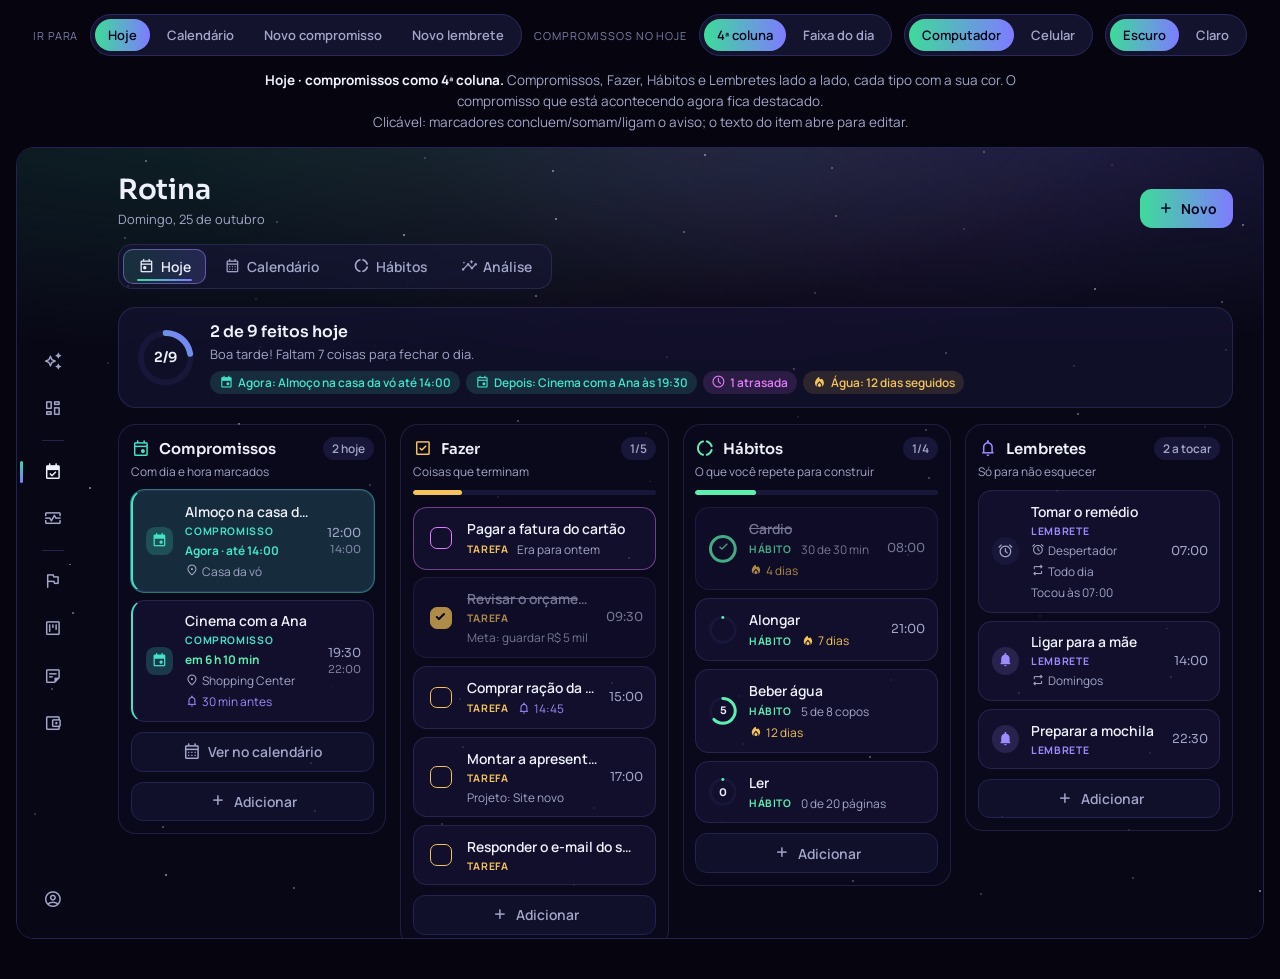
<file: docs/prototipo/rotina.html>
<!doctype html>
<html lang="pt-BR">
<head>
<meta charset="utf-8">
<meta name="viewport" content="width=device-width, initial-scale=1">
<title>Aurora · Rotina</title>
<link rel="preconnect" href="https://fonts.googleapis.com">
<link href="https://fonts.googleapis.com/css2?family=Manrope:wght@400;500;600;700&family=Sora:wght@500;600;700&family=Material+Symbols+Rounded:opsz,wght,FILL,GRAD@20..48,400,0..1,0&display=swap" rel="stylesheet">
<style>
:root{
  --bg:#080716;--surface:#0F0E26;--surface2:#18173A;--line:#232250;--text:#EEF0FB;--muted:#A3A6C8;
  --accent:#5CF0B0;--accentFill:#3EDB9A;--gradIni:#3EDB9A;--gradFim:#7E7BFF;--noAccent:#06061A;
  --violeta:#9D8CFF;--teal:#42E3C8;--warn:#F5C35B;--bad:#E77BFF;
  --vidro:rgba(24,23,58,.55);--vidroForte:rgba(15,14,38,.86);--borda:rgba(157,140,255,.16);
  /* uma cor fixa por tipo */
  --cTarefa:#F5C35B;--cHabito:#5CF0B0;--cLembrete:#9D8CFF;--cComp:#42E3C8;
}
[data-tema="claro"]{
  --bg:#F4F3FB;--surface:#FFFFFF;--surface2:#E9E8F6;--line:#D6D4EA;--text:#0D0B26;--muted:#55557A;
  --accent:#0B8A5C;--accentFill:#0B8A5C;--gradIni:#0B8A5C;--gradFim:#5B45D6;--noAccent:#FFFFFF;
  --violeta:#5B45D6;--teal:#0A7C70;--warn:#9A5B06;--bad:#A8259A;
  --vidro:#FFFFFF;--vidroForte:#FFFFFF;--borda:#D6D4EA;
  --cTarefa:#9A5B06;--cHabito:#0B8A5C;--cLembrete:#5B45D6;--cComp:#0A7C70;
}
*{box-sizing:border-box;margin:0;padding:0}
body{background:#05040f;color:#EEF0FB;font-family:Manrope,system-ui,sans-serif;font-size:14px;min-height:100vh}
body[data-tema="claro"]{background:#DCDAEE;color:#0D0B26}
.ms{font-family:'Material Symbols Rounded';font-size:20px;line-height:1;font-weight:400;font-style:normal;display:inline-block;user-select:none;font-variation-settings:'FILL' 0}
.ms.f{font-variation-settings:'FILL' 1}
button{font:inherit;color:inherit;background:none;border:0;cursor:pointer}
h1,h2,h3,h4{font-family:Sora,sans-serif}

/* controles do protótipo */
.controle{display:flex;flex-wrap:wrap;gap:10px 12px;align-items:center;justify-content:center;padding:14px 16px}
.controle .grupo{display:flex;flex-wrap:wrap;justify-content:center;max-width:100%;gap:4px;background:#14132e;border:1px solid #2a2960;border-radius:999px;padding:4px}
.controle button{padding:7px 13px;border-radius:999px;font-weight:600;font-size:13px;color:#A3A6C8}
.controle button.on{background:linear-gradient(90deg,#3EDB9A,#7E7BFF);color:#06061A}
.controle .rot{font-size:11px;color:#7d80a8;text-transform:uppercase;letter-spacing:.08em}
.explica{max-width:860px;margin:0 auto 14px;text-align:center;color:#A3A6C8;font-size:13.5px;line-height:1.55;padding:0 16px}
.explica b{color:#EEF0FB}
body[data-tema="claro"] .explica{color:#55557A}body[data-tema="claro"] .explica b{color:#0D0B26}

.palco{display:flex;justify-content:center;padding:0 16px 40px}
.app{position:relative;overflow:hidden;background:var(--bg);color:var(--text);border-radius:18px;border:1px solid var(--line);
  width:1260px;flex:none;height:800px;display:flex}
.app.cel{width:390px;height:812px;border-radius:38px;border:8px solid #1b1a33}
.ceu{position:absolute;inset:0;pointer-events:none;
  background:radial-gradient(120% 60% at 20% -10%,rgba(62,219,154,.16),transparent 60%),
             radial-gradient(90% 50% at 85% -5%,rgba(126,123,255,.18),transparent 60%),
             radial-gradient(60% 40% at 55% 0%,rgba(231,123,255,.08),transparent 70%),var(--bg)}
[data-tema="claro"] .ceu{background:var(--bg)}
.estrela{position:absolute;width:2px;height:2px;border-radius:50%;background:#fff}
[data-tema="claro"] .estrela{display:none}

.dock{position:relative;width:72px;display:flex;flex-direction:column;align-items:center;justify-content:center;gap:6px;z-index:2}
.dock .it{width:42px;height:42px;border-radius:12px;display:grid;place-items:center;color:var(--muted);position:relative}
.dock .it.on{color:var(--text)}
.dock .it.on::before{content:"";position:absolute;left:-12px;top:10px;bottom:10px;width:3px;border-radius:3px;background:linear-gradient(var(--gradIni),var(--gradFim))}
.dock .sep{width:22px;height:1px;background:var(--line);margin:4px 0}
.dock .conta{position:absolute;bottom:18px}

.corpo{position:relative;flex:1;display:flex;flex-direction:column;min-width:0;z-index:1}
.topo{padding:24px 30px 0;display:flex;align-items:flex-end;gap:12px;flex-wrap:wrap}
.cel .topo{padding:12px 18px 0}
.topo h1{font-size:28px;font-weight:600;letter-spacing:-.01em}
.cel .topo h1{font-size:22px}
.topo .dia{color:var(--muted);font-size:13px;margin-top:4px}
.esp{flex:1}
.btnPri{display:inline-flex;align-items:center;gap:6px;padding:10px 16px;border-radius:12px;font-weight:700;color:var(--noAccent);background:linear-gradient(90deg,var(--gradIni),var(--gradFim))}
.btnSec{display:inline-flex;align-items:center;gap:6px;padding:9px 14px;border-radius:12px;font-weight:600;border:1px solid var(--line);background:var(--vidro)}
.cabCel{display:flex;align-items:center;gap:12px;padding:16px 18px 0}
.logo{width:28px;height:28px;border-radius:9px;background:linear-gradient(135deg,var(--gradIni),var(--violeta),var(--bad))}
.cabCel .ms{color:var(--muted)}

.segs{display:flex;gap:4px;margin:16px 30px 0;padding:4px;border-radius:14px;background:var(--vidro);border:1px solid var(--borda);width:max-content;max-width:calc(100% - 36px);overflow-x:auto;scrollbar-width:none}
.cel .segs{margin:14px 18px 0}
.segs button{padding:8px 15px;border-radius:10px;color:var(--muted);font-weight:600;white-space:nowrap;position:relative;display:flex;gap:6px;align-items:center}
.segs button .ms{font-size:17px}
.segs button.on{color:var(--text);background:linear-gradient(90deg,rgba(62,219,154,.14),rgba(126,123,255,.18));box-shadow:inset 0 0 0 1px rgba(157,140,255,.5)}
.segs button.on::after{content:"";position:absolute;left:14px;right:14px;bottom:3px;height:2px;border-radius:2px;background:linear-gradient(90deg,var(--gradIni),var(--gradFim))}

.rolar{flex:1;overflow-y:auto;padding:18px 30px 40px}
.cel .rolar{padding:16px 16px 120px}
.rolar::-webkit-scrollbar{width:6px}.rolar::-webkit-scrollbar-thumb{background:linear-gradient(var(--gradIni),var(--gradFim));border-radius:6px}

/* resumo */
.resumo{display:flex;gap:16px;align-items:center;padding:14px 18px;border-radius:18px;background:var(--vidro);border:1px solid var(--borda);margin-bottom:16px}
.resumo h3{font-size:16px;font-weight:600}
.resumo p{color:var(--muted);font-size:13px;margin-top:3px}
.chips{display:flex;flex-wrap:wrap;gap:6px;margin-top:8px}
.chip{display:inline-flex;align-items:center;gap:4px;padding:3px 9px;border-radius:999px;font-size:12px;font-weight:600;background:var(--surface2);color:var(--muted);white-space:nowrap}
.chip .ms{font-size:15px}
.chip.bad{color:var(--bad);background:rgba(231,123,255,.12)}
.chip.warn{color:var(--warn);background:rgba(245,195,91,.12)}
.chip.vi{color:var(--violeta);background:rgba(157,140,255,.13)}
.chip.ok{color:var(--teal);background:rgba(66,227,200,.12)}

/* cartões */
.lista{display:flex;flex-direction:column;gap:8px}
.item{display:flex;align-items:center;gap:11px;padding:11px 12px;border-radius:14px;background:var(--vidro);border:1px solid var(--borda);transition:.18s}
.item:hover{border-color:rgba(66,227,200,.45)}
.item .ci{flex:1;min-width:0;cursor:pointer}
.item .tit{font-weight:600;font-size:14px;white-space:nowrap;overflow:hidden;text-overflow:ellipsis}
.item .sub{display:flex;flex-wrap:wrap;gap:4px 9px;margin-top:3px;color:var(--muted);font-size:12px;align-items:center}
.item .sub span{display:inline-flex;align-items:center;gap:3px}
.item .sub .ms{font-size:14px}
.item .hora{font-family:Sora;font-size:12.5px;color:var(--muted);text-align:right;line-height:1.35;flex:none}
.item .hora small{display:block;font-size:11px;opacity:.75}
.item.feito .tit{text-decoration:line-through;color:var(--muted)}
.item.feito{opacity:.7}
.item.atrasado{border-color:rgba(231,123,255,.45)}
.item.comp{border-left:3px solid var(--c)}
.item.agora{background:color-mix(in srgb,var(--c) 14%,var(--surface));box-shadow:0 0 0 1px color-mix(in srgb,var(--c) 50%,transparent)}
.mk{flex:none;width:30px;height:30px;display:grid;place-items:center;position:relative}
.mk.tarefa i{width:22px;height:22px;border-radius:7px;border:2px solid var(--cTarefa);display:grid;place-items:center;transition:.15s}
.mk.tarefa.ok i{background:var(--cTarefa);border-color:var(--cTarefa);color:var(--noAccent)}
.mk.tarefa i .ms{font-size:17px;font-weight:700}
.mk.habito svg{position:absolute;inset:0}
.mk.habito b{font-size:10.5px;font-family:Sora;font-weight:600;position:relative}
.mk.habito.ok b{color:var(--cHabito)}
.mk.lembrete i,.mk.comp i{width:28px;height:28px;border-radius:50%;display:grid;place-items:center;background:color-mix(in srgb,var(--cLembrete) 16%,transparent);color:var(--cLembrete)}
.mk.comp i{border-radius:9px;background:color-mix(in srgb,var(--c) 20%,transparent);color:var(--c)}
.mk.lembrete.passou i,.mk.lembrete.off i{background:var(--surface2);color:var(--muted)}
.mk .ms{font-size:17px}
.tipo{font-size:10.5px;font-weight:700;text-transform:uppercase;letter-spacing:.06em}
.tipo.tarefa{color:var(--cTarefa)}.tipo.habito{color:var(--cHabito)}.tipo.lembrete{color:var(--cLembrete)}.tipo.comp{color:var(--cComp)}
.item.atrasado .mk.tarefa i{border-color:var(--bad)}
.st{font-weight:700}.st.agora{color:var(--cComp)}
.chip.comp{color:var(--cComp);background:color-mix(in srgb,var(--cComp) 14%,transparent)}

/* colunas */
.colunas{display:grid;grid-template-columns:repeat(var(--n),minmax(0,1fr));gap:14px;align-items:start}
.coluna{border-radius:18px;background:rgba(15,14,38,.35);border:1px solid var(--borda);padding:12px;min-width:0}
[data-tema="claro"] .coluna{background:rgba(255,255,255,.55)}
.coluna .cab{display:flex;align-items:center;gap:8px;margin-bottom:3px}
.coluna .cab h3{font-size:15px;font-weight:600}
.coluna .desc{color:var(--muted);font-size:12px;margin-bottom:10px}
.barra{height:5px;border-radius:5px;background:var(--surface2);overflow:hidden;margin-bottom:12px}
.barra i{display:block;height:100%;border-radius:5px;background:linear-gradient(90deg,var(--gradIni),var(--gradFim))}
.addCol{margin-top:10px;width:100%;justify-content:center;color:var(--muted)}
.filtros{display:flex;gap:6px;margin-bottom:12px;overflow-x:auto;scrollbar-width:none}
.filtros button{padding:6px 12px;border-radius:999px;border:1px solid var(--line);color:var(--muted);font-weight:600;font-size:12.5px;white-space:nowrap;display:inline-flex;gap:5px;align-items:center}
.filtros button .ms{font-size:15px}
.filtros button.on{color:var(--text);border-color:var(--violeta);background:rgba(157,140,255,.14)}
.filtros button.des{opacity:.45;text-decoration:line-through}

/* faixa de compromissos (B2) */
.faixa{border-radius:18px;background:var(--vidro);border:1px solid var(--borda);margin-bottom:16px;padding:12px 0 10px;overflow-x:auto}
.faixa .cabF{display:flex;align-items:center;gap:8px;padding:0 16px 8px;font-weight:600}
.faixa .cabF .ms{color:var(--accent)}
.trilho{position:relative;height:74px;min-width:760px;margin:0 16px}
.trilho .tick{position:absolute;top:0;bottom:0;border-left:1px dashed var(--line);font-size:10.5px;color:var(--muted);padding-left:4px;font-family:Sora}
.trilho .bloco{position:absolute;top:20px;height:50px;border-radius:10px;padding:6px 8px;font-size:12px;background:color-mix(in srgb,var(--c) 22%,transparent);border-left:3px solid var(--c);overflow:hidden;white-space:nowrap;cursor:pointer}
.trilho .bloco b{display:block;overflow:hidden;text-overflow:ellipsis}
.trilho .bloco span{color:var(--muted);font-size:11px}
.trilho .ag{position:absolute;top:14px;bottom:0;width:2px;background:var(--text);z-index:2}
.trilho .ag::before{content:"agora";position:absolute;bottom:0;left:5px;font-size:10px;color:var(--text);font-weight:700}
.cartoesComp{display:flex;gap:10px;overflow-x:auto;padding:0 14px 2px;scrollbar-width:none}
.cartoesComp .cc2{flex:none;width:210px;border-radius:14px;padding:10px 12px;background:color-mix(in srgb,var(--c) 16%,var(--surface));border-left:3px solid var(--c);cursor:pointer}
.cc2 b{display:block;font-size:13.5px}.cc2 small{color:var(--muted);font-size:12px;display:block;margin-top:2px}

/* calendário */
.calTopo{display:flex;align-items:center;gap:8px;flex-wrap:wrap;margin-bottom:12px}
.calTopo h3{font-size:18px;font-weight:600;min-width:170px}
.cel .calTopo h3{font-size:17px;min-width:0;flex:1}
.navBtn{width:34px;height:34px;border-radius:10px;border:1px solid var(--line);display:grid;place-items:center;background:var(--vidro)}
.miniSeg{display:flex;padding:3px;border-radius:11px;background:var(--vidro);border:1px solid var(--borda)}
.miniSeg button{padding:6px 12px;border-radius:8px;font-weight:600;font-size:12.5px;color:var(--muted)}
.miniSeg button.on{background:rgba(157,140,255,.2);color:var(--text)}
.calCorpo{display:flex;gap:14px;align-items:flex-start}
.cel .calCorpo{flex-direction:column;align-items:stretch}
.mes{flex:1;display:grid;grid-template-columns:repeat(7,minmax(0,1fr));gap:4px;min-width:0}
.mes .sem{font-size:11px;color:var(--muted);text-align:center;font-weight:700;padding:2px 0 4px;text-transform:uppercase;letter-spacing:.05em}
.dc{min-height:94px;border-radius:12px;background:var(--vidro);border:1px solid var(--borda);padding:5px;cursor:pointer;display:flex;flex-direction:column;gap:3px;min-width:0;overflow:hidden;transition:.15s}
.dc:hover{border-color:rgba(66,227,200,.45)}
.cel .dc{min-height:50px;padding:4px 2px;align-items:center}
.dc.fora{opacity:.35}
.dc.sel{border-color:var(--violeta);box-shadow:inset 0 0 0 1px var(--violeta)}
.dc .n{font-family:Sora;font-size:12px;font-weight:600;width:24px;height:24px;display:grid;place-items:center;border-radius:50%;flex:none}
.dc.hoje .n{background:linear-gradient(135deg,var(--gradIni),var(--gradFim));color:var(--noAccent)}
.cc{font-size:11px;padding:2px 5px;border-radius:5px;background:color-mix(in srgb,var(--c) 22%,transparent);border-left:2px solid var(--c);white-space:nowrap;overflow:hidden;text-overflow:ellipsis}
.pts{display:flex;gap:7px;margin-top:auto;font-size:11px;color:var(--muted);padding-left:2px}
.pts span{display:inline-flex;align-items:center;gap:1px}.pts .ms{font-size:13px}
.pts .t{color:var(--cTarefa)}.pts .l{color:var(--cLembrete)}
.pontos{display:flex;gap:3px;margin-top:2px}
.ponto{width:6px;height:6px;border-radius:50%;background:var(--c)}
.painel{width:320px;flex:none;border-radius:18px;background:var(--vidro);border:1px solid var(--borda);padding:14px}
.cel .painel{width:auto}
.painel h4{font-size:15px;font-weight:600;margin-bottom:2px}
.painel .q{color:var(--muted);font-size:12px;margin-bottom:12px}
.painel .grp{font-size:11px;text-transform:uppercase;letter-spacing:.08em;color:var(--muted);font-weight:700;margin:12px 0 6px}
.painel .nada{color:var(--muted);font-size:13px;padding:14px 0;text-align:center}

.semana{flex:1;min-width:0;display:grid;grid-template-columns:44px repeat(7,minmax(0,1fr));border-radius:16px;border:1px solid var(--borda);background:rgba(15,14,38,.35);overflow:hidden}
[data-tema="claro"] .semana{background:rgba(255,255,255,.55)}
.semana .cd{padding:8px 4px;text-align:center;border-bottom:1px solid var(--line);cursor:pointer}
.semana .cd small{display:block;font-size:11px;color:var(--muted);text-transform:uppercase;font-weight:700}
.semana .cd b{font-family:Sora;font-size:16px;display:inline-grid;place-items:center;width:30px;height:30px;border-radius:50%;margin-top:2px}
.semana .cd.hoje b{background:linear-gradient(135deg,var(--gradIni),var(--gradFim));color:var(--noAccent)}
.semana .cd.sel{background:rgba(157,140,255,.1)}
.semana .td{padding:4px 3px;border-bottom:1px solid var(--line);display:flex;flex-direction:column;gap:3px;min-height:30px;min-width:0}
.semana .td .cc{cursor:pointer}
.semana .td.rot,.semana .horas{font-size:10px;color:var(--muted);text-align:right;padding-right:6px}
.horas{position:relative;height:680px}
.horas span{position:absolute;right:6px;font-family:Sora;transform:translateY(-6px)}
.colDia{position:relative;height:680px;border-left:1px solid var(--line);background:repeating-linear-gradient(to bottom,var(--line) 0 1px,transparent 1px 40px)}
.colDia.hoje{background-color:rgba(62,219,154,.04)}
.bl{position:absolute;left:3px;right:3px;border-radius:8px;padding:4px 6px;font-size:11px;line-height:1.3;background:color-mix(in srgb,var(--c) 26%,var(--surface));border-left:3px solid var(--c);overflow:hidden;cursor:pointer}
.bl b{display:block;white-space:nowrap;overflow:hidden;text-overflow:ellipsis}
.bl span{color:var(--muted)}
.pill{position:absolute;left:3px;right:3px;height:19px;border-radius:6px;font-size:10.5px;padding:0 5px;display:flex;align-items:center;gap:3px;white-space:nowrap;overflow:hidden;background:var(--surface2);cursor:pointer;z-index:1}
.pill .ms{font-size:12px}
.pill.t{color:var(--cTarefa)}.pill.l{color:var(--cLembrete)}
.linhaAgora{position:absolute;left:0;right:0;height:2px;background:var(--bad);z-index:3}
.linhaAgora::before{content:"";position:absolute;left:-4px;top:-3px;width:8px;height:8px;border-radius:50%;background:var(--bad)}
.listaSem .dg{display:flex;align-items:baseline;gap:8px;margin:14px 2px 6px;font-weight:700}
.listaSem .dg small{color:var(--muted);font-weight:600}
.listaSem .dg.hoje{color:var(--accent)}

/* celular */
.barraCel{position:absolute;left:12px;right:12px;bottom:16px;z-index:5;display:flex;align-items:center;gap:8px}
.pilula{flex:1;height:62px;border-radius:999px;background:var(--vidroForte);backdrop-filter:blur(18px) saturate(1.4);border:1px solid var(--borda);display:flex;align-items:center;justify-content:space-around;padding:0 6px}
.pilula .ms{color:var(--muted)}
.pilula .on{width:44px;height:44px;border-radius:50%;display:grid;place-items:center;background:linear-gradient(135deg,var(--gradIni),var(--gradFim))}
.pilula .on .ms{color:var(--noAccent)}
.orbe{width:62px;height:62px;border-radius:50%;flex:none;background:radial-gradient(circle at 35% 30%,#fff7,transparent 40%),conic-gradient(from 200deg,var(--gradIni),var(--teal),var(--violeta),var(--bad),var(--gradIni));box-shadow:0 0 24px rgba(126,123,255,.45)}
.fab{position:absolute;right:16px;bottom:94px;z-index:5;width:54px;height:54px;border-radius:18px;display:grid;place-items:center;color:var(--noAccent);background:linear-gradient(135deg,var(--gradIni),var(--gradFim));box-shadow:0 8px 24px rgba(62,219,154,.25)}
.fab .ms{font-size:28px}

/* formulário */
.veu{position:absolute;inset:0;background:rgba(4,3,14,.55);z-index:10;display:flex;align-items:center;justify-content:center;animation:fade .18s}
[data-tema="claro"] .veu{background:rgba(13,11,38,.25)}
.cel .veu{align-items:flex-end}
.folha{width:620px;max-height:94%;overflow-y:auto;border-radius:22px;background:var(--vidroForte);backdrop-filter:blur(24px) saturate(1.5);border:1px solid var(--borda);padding:22px;animation:sobe .22s}
.cel .folha{width:100%;border-radius:26px 26px 0 0;max-height:90%;padding:18px}
@keyframes fade{from{opacity:0}}@keyframes sobe{from{transform:translateY(14px);opacity:0}}
.folha h2{font-size:19px;font-weight:600;margin-bottom:14px;display:flex;align-items:center;gap:8px}
.folha h2 .x{margin-left:auto;color:var(--muted)}
.escolha{display:grid;grid-template-columns:repeat(4,1fr);gap:8px;margin-bottom:8px}
.cel .escolha{grid-template-columns:repeat(2,1fr)}
.escolha button .ms{color:var(--c)}
.escolha button.on{border-color:var(--c)!important;background:color-mix(in srgb,var(--c) 16%,var(--surface2))!important}
.escolha button{padding:11px 6px;border-radius:14px;border:1px solid var(--line);background:var(--surface2);text-align:center;color:var(--muted);transition:.15s;position:relative}
.escolha button .ms{font-size:22px;display:block;margin:0 auto 4px}
.escolha button b{display:block;font-size:12.5px;color:var(--text)}
.escolha button.on{border-color:var(--violeta);background:linear-gradient(135deg,rgba(62,219,154,.14),rgba(126,123,255,.2));color:var(--text)}
.escolha .novo{position:absolute;top:-7px;right:-4px;font-size:9.5px;font-weight:800;padding:2px 6px;border-radius:999px;background:var(--bad);color:var(--noAccent);text-transform:uppercase}
.dica{font-size:12.5px;color:var(--muted);margin-bottom:16px;min-height:18px}
.sugestao{display:flex;gap:8px;align-items:center;padding:10px 12px;border-radius:12px;background:rgba(245,195,91,.1);color:var(--warn);font-size:12.5px;margin:-6px 0 14px}
.sugestao button{margin-left:auto;font-weight:700;text-decoration:underline;white-space:nowrap}
.campo{margin-bottom:14px}
.campo>label{display:block;font-size:12px;color:var(--muted);font-weight:600;margin-bottom:6px}
.campo input,.campo select{width:100%;padding:11px 12px;border-radius:12px;border:1px solid var(--line);background:var(--surface);color:var(--text);font:inherit;font-size:14.5px;outline:none;color-scheme:dark}
[data-tema="claro"] .campo input,[data-tema="claro"] .campo select{color-scheme:light}
.campo input:focus{border-color:var(--violeta)}
.linha2{display:grid;grid-template-columns:1fr 1fr;gap:10px}
.diasS{display:flex;gap:6px}
.diasS button{flex:1;height:36px;border-radius:10px;border:1px solid var(--line);font-weight:700;font-size:12px;color:var(--muted)}
.diasS button.on{color:var(--noAccent);background:var(--accentFill);border-color:var(--accentFill)}
.mini{display:flex;gap:6px;flex-wrap:wrap}
.mini button{padding:7px 12px;border-radius:999px;border:1px solid var(--line);font-size:12.5px;font-weight:600;color:var(--muted);display:inline-flex;gap:5px;align-items:center}
.mini button .ms{font-size:16px}
.mini button.on{border-color:var(--violeta);color:var(--text);background:rgba(157,140,255,.14)}
.cores{display:flex;gap:10px}
.cores button{width:30px;height:30px;border-radius:50%;background:var(--c);box-shadow:0 0 0 2px var(--surface),0 0 0 2px transparent}
.cores button.on{box-shadow:0 0 0 2px var(--surface),0 0 0 4px var(--c)}
.caixa{border-radius:14px;border:1px solid var(--line);padding:12px;margin-bottom:14px}
.alterna{display:flex;align-items:center;gap:10px;font-weight:600}
.alterna small{display:block;font-weight:500;color:var(--muted);font-size:12px}
.chave{margin-left:auto;width:42px;height:24px;border-radius:24px;background:var(--surface2);position:relative;flex:none;border:1px solid var(--line)}
.chave::after{content:"";position:absolute;top:2px;left:2px;width:18px;height:18px;border-radius:50%;background:var(--muted);transition:.15s}
.chave.on{background:var(--accentFill);border-color:var(--accentFill)}.chave.on::after{left:20px;background:var(--noAccent)}
.caixa .det{margin-top:12px;display:flex;flex-direction:column;gap:10px}
.dataLinha{display:flex;align-items:center;gap:10px;flex-wrap:wrap}
.dataEsc{display:flex;align-items:center;gap:8px;padding:10px 12px;border-radius:12px;border:1px solid var(--line);background:var(--surface);font-weight:700;flex:1;min-width:200px;text-align:left}
.dataEsc .ms{color:var(--violeta)}
.dataEsc small{margin-left:auto;color:var(--muted);font-weight:600;font-size:12px}
.dataEsc.aberto{border-color:var(--violeta)}
.miniCal{margin-top:10px;border-radius:14px;border:1px solid var(--line);padding:10px;background:var(--surface);animation:sobe .18s}
.miniCal .cabM{display:flex;align-items:center;justify-content:space-between;margin-bottom:6px;font-weight:700;font-family:Sora;font-size:14px}
.miniCal .cabM button{width:30px;height:30px;border-radius:9px;display:grid;place-items:center;color:var(--muted)}
.miniCal .g{display:grid;grid-template-columns:repeat(7,1fr);gap:2px;text-align:center}
.miniCal .g span{font-size:11px;color:var(--muted);padding:4px 0;font-weight:700}
.miniCal .g button{height:36px;border-radius:10px;font-size:13px;position:relative;font-weight:600}
.miniCal .g button:hover{background:var(--surface2)}
.miniCal .g button.fora{opacity:.3}
.miniCal .g button.pass{opacity:.25;cursor:not-allowed}
.miniCal .g button.hj{box-shadow:inset 0 0 0 1px var(--teal);color:var(--teal)}
.miniCal .g button.sel{background:linear-gradient(135deg,var(--gradIni),var(--gradFim));color:var(--noAccent);font-weight:800;box-shadow:none}
.miniCal .g button i{position:absolute;bottom:4px;left:50%;width:4px;height:4px;margin-left:-2px;border-radius:50%;background:var(--c,var(--violeta))}
.miniCal .leg{display:flex;gap:12px;font-size:11px;color:var(--muted);margin-top:8px;align-items:center}
.miniCal .leg i{display:inline-block;width:6px;height:6px;border-radius:50%;background:var(--accent);margin-right:4px}
.rodape{display:flex;gap:10px;justify-content:flex-end;margin-top:6px;align-items:center;flex-wrap:wrap}
.rodape .conv{margin-right:auto;font-size:12.5px;color:var(--muted)}
.rodape .conv button{color:var(--teal);font-weight:700}
.vazio{padding:60px 20px;text-align:center;color:var(--muted)}
.toast{position:absolute;left:50%;bottom:26px;transform:translateX(-50%);z-index:20;padding:10px 16px;border-radius:12px;background:var(--surface2);border:1px solid var(--borda);font-weight:600;display:flex;gap:12px;align-items:center;animation:sobe .2s;white-space:nowrap}
.cel .toast{bottom:96px;white-space:normal;width:86%}
.toast button{color:var(--accent);font-weight:700}
</style>
</head>
<body>
<div class="controle" id="controle"></div>
<p class="explica" id="explica"></p>
<div class="palco"><div id="raiz"></div></div>

<script>
/* ---------- datas ---------- */
const HOJE = '2026-10-25', AGORA = 13*60+20;
const SEM = ['Dom','Seg','Ter','Qua','Qui','Sex','Sáb'];
const SEMLONGO = ['domingo','segunda','terça','quarta','quinta','sexta','sábado'];
const MESES = ['janeiro','fevereiro','março','abril','maio','junho','julho','agosto','setembro','outubro','novembro','dezembro'];
const iso = d => `${d.getFullYear()}-${String(d.getMonth()+1).padStart(2,'0')}-${String(d.getDate()).padStart(2,'0')}`;
const deIso = s => { const [y,m,d] = s.split('-').map(Number); return new Date(y,m-1,d); };
const somar = (s,n) => { const d = deIso(s); d.setDate(d.getDate()+n); return iso(d); };
const inicioSemana = s => somar(s, -((deIso(s).getDay()+6)%7));
const min = h => h ? (+h.slice(0,2))*60 + (+h.slice(3)) : null;
function nomeDia(s, longo){
  if (s===HOJE) return longo?'Hoje, domingo':'Hoje';
  if (s===somar(HOJE,1)) return 'Amanhã';
  if (s===somar(HOJE,-1)) return 'Ontem';
  const d = deIso(s);
  return longo ? `${SEMLONGO[d.getDay()][0].toUpperCase()+SEMLONGO[d.getDay()].slice(1)}, ${d.getDate()} de ${MESES[d.getMonth()]}` : `${SEM[d.getDay()]}, ${d.getDate()}/${String(d.getMonth()+1).padStart(2,'0')}`;
}
function falta(m){ const h=Math.floor(m/60), r=m%60; return h ? `em ${h} h${r?' '+r+' min':''}` : `em ${r} min`; }

/* ---------- dados ---------- */
const COR_TIPO = {tarefa:'var(--cTarefa)',habito:'var(--cHabito)',lembrete:'var(--cLembrete)',compromisso:'var(--cComp)'};
const E = {
  posComp: 'coluna', aparelho: 'pc', tema: 'escuro', aba: 'Hoje', filtro: 'Tudo', form: null, toast: null,
  cal: { vista:'mes', mes: new Date(2026,9,1), dia: HOJE, mostrar:{compromisso:1,tarefa:1,lembrete:1} },
  itens: [
    {id:1,tipo:'tarefa',titulo:'Pagar a fatura do cartão',dia:'2026-10-24',atrasado:true,sub:['Era para ontem']},
    {id:5,tipo:'tarefa',titulo:'Revisar o orçamento do mês',dia:HOJE,hora:'09:30',feito:true,sub:['Meta: guardar R$ 5 mil']},
    {id:7,tipo:'tarefa',titulo:'Comprar ração da Luna',dia:HOJE,hora:'15:00',avisar:'14:45'},
    {id:9,tipo:'tarefa',titulo:'Montar a apresentação',dia:HOJE,hora:'17:00',sub:['Projeto: Site novo']},
    {id:12,tipo:'tarefa',titulo:'Responder o e-mail do síndico',dia:HOJE},
    {id:13,tipo:'tarefa',titulo:'Levar o carro na revisão',dia:'2026-10-28',hora:'08:00'},
    {id:14,tipo:'tarefa',titulo:'Entregar o relatório',dia:'2026-10-30'},
    {id:2,tipo:'lembrete',titulo:'Tomar o remédio',dia:HOJE,hora:'07:00',despertar:true,repete:'Todo dia',ativo:true},
    {id:6,tipo:'lembrete',titulo:'Ligar para a mãe',dia:HOJE,hora:'14:00',repete:'Domingos',ativo:true},
    {id:11,tipo:'lembrete',titulo:'Preparar a mochila',dia:HOJE,hora:'22:30',ativo:true},
    {id:15,tipo:'lembrete',titulo:'Boleto do condomínio vence',dia:'2026-10-27',hora:'10:00',ativo:true},
    {id:16,tipo:'lembrete',titulo:'Renovar a CNH',dia:'2026-11-05',hora:'09:00',ativo:true},
    {id:3,tipo:'habito',titulo:'Beber água',feitoN:5,alvo:8,unidade:'copos',seq:12},
    {id:4,tipo:'habito',titulo:'Cardio',hora:'08:00',feitoN:30,alvo:30,unidade:'min',seq:4},
    {id:8,tipo:'habito',titulo:'Ler',feitoN:0,alvo:20,unidade:'páginas',seq:0},
    {id:10,tipo:'habito',titulo:'Alongar',hora:'21:00',feitoN:0,alvo:1,seq:7},
    {id:20,tipo:'compromisso',titulo:'Almoço na casa da vó',dia:HOJE,hora:'12:00',fim:'14:00',local:'Casa da vó'},
    {id:21,tipo:'compromisso',titulo:'Cinema com a Ana',dia:HOJE,hora:'19:30',fim:'22:00',local:'Shopping Center',avisar:'30 min antes'},
    {id:22,tipo:'compromisso',titulo:'Dentista',dia:'2026-10-26',hora:'09:00',fim:'10:00',local:'Clínica Sorriso',avisar:'1 h antes'},
    {id:23,tipo:'compromisso',titulo:'Reunião com o cliente',dia:'2026-10-27',hora:'14:00',fim:'15:30',local:'Online'},
    {id:24,tipo:'compromisso',titulo:'Aniversário do Pedro',dia:'2026-10-29',diaInteiro:true,repete:'Todo ano'},
    {id:25,tipo:'compromisso',titulo:'Festa à fantasia',dia:'2026-10-31',hora:'20:00',fim:'23:30',local:'Casa do Lucas'},
    {id:26,tipo:'compromisso',titulo:'Exame de sangue',dia:'2026-11-03',hora:'07:30',fim:'08:00',local:'Laboratório'},
    {id:27,tipo:'compromisso',titulo:'Corte de cabelo',dia:'2026-10-21',hora:'18:00',fim:'18:45'},
    {id:28,tipo:'compromisso',titulo:'Avaliação na academia',dia:'2026-10-23',hora:'07:00',fim:'08:00'},
    {id:29,tipo:'compromisso',titulo:'Aula de inglês',dia:'2026-10-28',hora:'19:00',fim:'20:00',local:'Online',repete:'Toda semana'},
  ],
};
let proximoId = 100;

const cor = it => COR_TIPO[it.tipo];
const doHoje = it => it.tipo==='habito' || it.dia===HOJE || (it.atrasado && !it.feito);
function feito(it){
  if (it.tipo==='tarefa') return !!it.feito;
  if (it.tipo==='habito') return it.feitoN>=it.alvo;
  if (it.tipo==='lembrete') return it.dia<HOJE || (it.dia===HOJE && min(it.hora)<=AGORA);
  return it.dia<HOJE || (it.dia===HOJE && !it.diaInteiro && min(it.fim)<=AGORA);
}
const ordenar = l => [...l].sort((a,b)=> (a.dia||HOJE).localeCompare(b.dia||HOJE) || (a.diaInteiro?-1:0)-(b.diaInteiro?-1:0) || (min(a.hora)??9999)-(min(b.hora)??9999));
const ms = (n,f) => `<span class="ms${f?' f':''}">${n}</span>`;

/* ---------- cartões ---------- */
function anel(it, tam=30, esp=3){
  const r=(tam-esp)/2-1, c=2*Math.PI*r, p=Math.min(1,it.feitoN/it.alvo);
  return `<svg viewBox="0 0 ${tam} ${tam}"><defs><linearGradient id="g${it.id}_${tam}" x1="0" y1="0" x2="1" y2="1"><stop offset="0" stop-color="var(--gradIni)"/><stop offset="1" stop-color="var(--gradFim)"/></linearGradient></defs>
  <circle cx="${tam/2}" cy="${tam/2}" r="${r}" fill="none" stroke="var(--surface2)" stroke-width="${esp}"/>
  <circle cx="${tam/2}" cy="${tam/2}" r="${r}" fill="none" stroke="${it.tipo==='habito'?'var(--cHabito)':`url(#g${it.id}_${tam})`}" stroke-width="${esp}" stroke-linecap="round" stroke-dasharray="${c*p} ${c}" transform="rotate(-90 ${tam/2} ${tam/2})"/></svg>`;
}
function marcador(it){
  if (it.tipo==='tarefa') return `<button class="mk tarefa ${it.feito?'ok':''}" onclick="acao(${it.id})" title="Concluir"><i>${it.feito?ms('check'):''}</i></button>`;
  if (it.tipo==='habito') return `<button class="mk habito ${feito(it)?'ok':''}" onclick="acao(${it.id})" title="Registrar">${anel(it)}<b>${feito(it)?ms('check'):it.alvo>1?it.feitoN:''}</b></button>`;
  if (it.tipo==='compromisso') return `<button class="mk comp" style="--c:${cor(it)}" onclick="abrirForm(${it.id})"><i>${ms(it.diaInteiro?'celebration':'event',1)}</i></button>`;
  const passou = feito(it);
  return `<button class="mk lembrete ${!it.ativo?'off':passou?'passou':''}" onclick="acao(${it.id})" title="Ligar/desligar o sino"><i>${ms(!it.ativo?'notifications_off':it.despertar?'alarm':'notifications', it.ativo&&!passou)}</i></button>`;
}
function detalhes(it, contexto){
  const d=[];
  if (it.tipo==='tarefa'){
    d.push(`<span class="tipo tarefa">Tarefa</span>`);
    if (contexto==='lista' && it.dia && it.dia!==HOJE && !it.atrasado) d.push(`<span>${ms('event')}${nomeDia(it.dia)}</span>`);
    if (it.repete) d.push(`<span>${ms('repeat')}${it.repete}</span>`);
    if (it.avisar) d.push(`<span style="color:var(--violeta)">${ms('notifications')}${it.avisar}</span>`);
    (it.sub||[]).forEach(s=>d.push(`<span>${s}</span>`));
  } else if (it.tipo==='habito'){
    d.push(`<span class="tipo habito">Hábito</span>`);
    if (it.alvo>1) d.push(`<span>${it.feitoN} de ${it.alvo} ${it.unidade}</span>`);
    if (it.seq) d.push(`<span style="color:var(--warn)">${ms('local_fire_department',1)}${it.seq} dias</span>`);
  } else if (it.tipo==='compromisso'){
    d.push(`<span class="tipo comp" style="--c:${cor(it)}">Compromisso</span>`);
    if (it.dia===HOJE && !it.diaInteiro){
      const i=min(it.hora), f=min(it.fim);
      if (i<=AGORA && AGORA<f) d.push(`<span class="st agora">Agora · até ${it.fim}</span>`);
      else if (i>AGORA) d.push(`<span class="st" style="color:var(--accent)">${falta(i-AGORA)}</span>`);
      else d.push(`<span>Terminou</span>`);
    }
    if (it.local) d.push(`<span>${ms('location_on')}${it.local}</span>`);
    if (it.repete) d.push(`<span>${ms('repeat')}${it.repete}</span>`);
    if (it.avisar) d.push(`<span style="color:var(--violeta)">${ms('notifications')}${it.avisar}</span>`);
  } else {
    d.push(`<span class="tipo lembrete">Lembrete</span>`);
    if (contexto==='lista' && it.dia!==HOJE) d.push(`<span>${ms('event')}${nomeDia(it.dia)}</span>`);
    if (it.despertar) d.push(`<span>${ms('alarm')}Despertador</span>`);
    if (it.repete) d.push(`<span>${ms('repeat')}${it.repete}</span>`);
    if (it.dia===HOJE && feito(it)) d.push(`<span>Tocou às ${it.hora}</span>`);
  }
  return d.join('');
}
function horaDe(it){
  if (it.tipo==='compromisso') return it.diaInteiro ? 'Dia todo' : `${it.hora}<small>${it.fim}</small>`;
  return it.hora || '';
}
function cartao(it, contexto='lista'){
  const agora = it.tipo==='compromisso' && it.dia===HOJE && !it.diaInteiro && min(it.hora)<=AGORA && AGORA<min(it.fim);
  const cls = ['item', feito(it)&&it.tipo!=='lembrete'?'feito':'', it.atrasado&&!it.feito?'atrasado':'', it.tipo==='compromisso'?'comp':'', agora?'agora':''].join(' ');
  return `<div class="${cls}" style="--c:${cor(it)}">${marcador(it)}
    <div class="ci" onclick="abrirForm(${it.id})"><div class="tit">${it.titulo}</div><div class="sub">${detalhes(it,contexto)}</div></div>
    <div class="hora">${horaDe(it)}</div></div>`;
}

/* ---------- aba Hoje (variação B) ---------- */
function resumo(){
  const hoje = E.itens.filter(doHoje);
  const conta = hoje.filter(i=>i.tipo==='tarefa'||i.tipo==='habito'), f = conta.filter(feito).length;
  const atras = hoje.filter(i=>i.atrasado&&!i.feito).length;
  const comps = ordenar(hoje.filter(i=>i.tipo==='compromisso'&&!i.diaInteiro));
  const agora = comps.find(c=>min(c.hora)<=AGORA&&AGORA<min(c.fim));
  const prox = comps.find(c=>min(c.hora)>AGORA);
  return `<div class="resumo"><div class="mk habito" style="width:58px;height:58px">${anel({id:'r',feitoN:f,alvo:conta.length},58,6)}<b style="font-size:14px">${f}/${conta.length}</b></div>
   <div style="min-width:0"><h3>${f} de ${conta.length} feitos hoje</h3><p>Boa tarde! Faltam ${conta.length-f} coisas para fechar o dia.</p>
   <div class="chips">${agora?`<span class="chip comp">${ms('event',1)}Agora: ${agora.titulo} até ${agora.fim}</span>`:''}
   ${prox?`<span class="chip comp">${ms('event')}Depois: ${prox.titulo} às ${prox.hora}</span>`:''}
   ${atras?`<span class="chip bad">${ms('schedule')}${atras} atrasada</span>`:''}
   <span class="chip warn">${ms('local_fire_department',1)}Água: 12 dias seguidos</span></div></div></div>`;
}
const COLS = {
  compromisso:['Compromissos','event','Com dia e hora marcados','var(--cComp)','compromisso'],
  tarefa:['Fazer','check_box','Coisas que terminam','var(--cTarefa)','uma'],
  habito:['Hábitos','donut_large','O que você repete para construir','var(--cHabito)','habito'],
  lembrete:['Lembretes','notifications','Só para não esquecer','var(--cLembrete)','avisar'],
};
function coluna(t){
  const [n,ic,d,c,modo] = COLS[t];
  const l = E.itens.filter(i=>i.tipo===t && doHoje(i));
  const ord = [...l.filter(i=>i.atrasado&&!i.feito), ...ordenar(l.filter(i=>!(i.atrasado&&!i.feito)))];
  const f = l.filter(feito).length;
  const cont = t==='lembrete' ? `${l.filter(i=>i.ativo&&!feito(i)).length} a tocar` : t==='compromisso' ? `${l.length} hoje` : `${f}/${l.length}`;
  return `<div class="coluna"><div class="cab"><span class="ms" style="color:${c}">${ic}</span><h3>${n}</h3><span class="esp"></span><span class="chip">${cont}</span></div>
    <div class="desc">${d}</div>${t==='lembrete'||t==='compromisso'?'':`<div class="barra"><i style="width:${l.length?100*f/l.length:0}%;background:${c}"></i></div>`}
    <div class="lista">${ord.length?ord.map(i=>cartao(i,'col')).join(''):`<div class="vazio" style="padding:18px">Nada hoje</div>`}</div>
    ${t==='compromisso'?`<button class="btnSec addCol" onclick="E.aba='Calendário';desenhar()">${ms('calendar_month')}Ver no calendário</button>`:''}
    <button class="btnSec addCol" onclick="abrirForm(null,'${modo}')">${ms('add')}Adicionar</button></div>`;
}
function faixaComp(){
  const comps = ordenar(E.itens.filter(i=>i.tipo==='compromisso'&&i.dia===HOJE));
  const prox = E.itens.filter(i=>i.tipo==='compromisso'&&i.dia>HOJE).length;
  const cab = `<div class="cabF">${ms('event',1)}Compromissos de hoje<span class="esp"></span><button class="chip" onclick="E.aba='Calendário';desenhar()">${ms('calendar_month')}+${prox} nos próximos dias</button></div>`;
  if (E.aparelho==='cel') return `<div class="faixa">${cab}<div class="cartoesComp">${comps.map(c=>{
      const ag=!c.diaInteiro&&min(c.hora)<=AGORA&&AGORA<min(c.fim);
      return `<div class="cc2" style="--c:${cor(c)}" onclick="abrirForm(${c.id})"><b>${c.titulo}</b><small>${c.diaInteiro?'Dia todo':c.hora+'–'+c.fim}${c.local?' · '+c.local:''}</small><small class="st ${ag?'agora':''}" style="${ag?'':'color:var(--accent)'}">${ag?'Agora':min(c.hora)>AGORA?falta(min(c.hora)-AGORA):'Terminou'}</small></div>`;}).join('')}</div></div>`;
  const I=420, F=1440, x = m => ((m-I)/(F-I)*100).toFixed(2)+'%';
  let ticks=''; for(let h=7;h<=24;h+=2) ticks+=`<span class="tick" style="left:${x(h*60)}">${String(h%24).padStart(2,'0')}h</span>`;
  const blocos = comps.filter(c=>!c.diaInteiro).map(c=>`<div class="bloco" style="--c:${cor(c)};left:${x(min(c.hora))};width:calc(${x(min(c.fim))} - ${x(min(c.hora))})" onclick="abrirForm(${c.id})"><b>${c.titulo}</b><span>${c.hora}–${c.fim}</span></div>`).join('');
  return `<div class="faixa">${cab}<div class="trilho">${ticks}${blocos}<span class="ag" style="left:${x(AGORA)}"></span></div></div>`;
}
function abaHoje(){
  if (E.aparelho==='cel'){
    const mapa = {Tudo:null,Compromissos:'compromisso',Fazer:'tarefa','Hábitos':'habito',Lembretes:'lembrete'};
    if (E.posComp==='faixa') delete mapa.Compromissos;
    const t = mapa[E.filtro]; if (t===undefined) E.filtro='Tudo';
    const l = E.itens.filter(i=>doHoje(i) && (!mapa[E.filtro] ? (E.posComp!=='faixa'||i.tipo!=='compromisso') : i.tipo===mapa[E.filtro]));
    const ord = [...l.filter(i=>i.atrasado&&!i.feito), ...ordenar(l.filter(i=>!(i.atrasado&&!i.feito)))];
    return resumo() + (E.posComp==='faixa'?faixaComp():'') +
      `<div class="filtros">${Object.keys(mapa).map(k=>`<button class="${E.filtro===k?'on':''}" onclick="E.filtro='${k}';desenhar()">${k}</button>`).join('')}</div><div class="lista">${ord.map(i=>cartao(i)).join('')}</div>`;
  }
  const tipos = E.posComp==='faixa' ? ['tarefa','habito','lembrete'] : ['compromisso','tarefa','habito','lembrete'];
  return resumo() + (E.posComp==='faixa'?faixaComp():'') + `<div class="colunas" style="--n:${tipos.length}">${tipos.map(coluna).join('')}</div>`;
}

/* ---------- aba Calendário ---------- */
const doDia = s => ordenar(E.itens.filter(i=>i.tipo!=='habito' && i.dia===s && E.cal.mostrar[i.tipo]));
function calTopo(){
  const c=E.cal, cel=E.aparelho==='cel';
  let titulo;
  if (c.vista==='mes') titulo = `${MESES[c.mes.getMonth()][0].toUpperCase()+MESES[c.mes.getMonth()].slice(1)}${cel?'':' '+c.mes.getFullYear()}`;
  else { const i=inicioSemana(c.dia), f=somar(i,6), di=deIso(i), df=deIso(f); titulo = `${di.getDate()}${di.getMonth()!==df.getMonth()?' de '+MESES[di.getMonth()].slice(0,3):''} a ${df.getDate()} de ${MESES[df.getMonth()].slice(0,3)}`; }
  const tg = (k,n,ic,co) => `<button class="${E.cal.mostrar[k]?'on':'des'}" onclick="E.cal.mostrar.${k}=!E.cal.mostrar.${k};desenhar()"><span class="ms" style="color:${co}">${ic}</span>${n}</button>`;
  return `<div class="calTopo"><button class="navBtn" onclick="navCal(-1)">${ms('chevron_left')}</button><button class="navBtn" onclick="navCal(1)">${ms('chevron_right')}</button>
    <h3>${titulo}</h3>${cel?'':'<span class="esp"></span>'}
    <button class="btnSec" style="padding:7px 12px" onclick="E.cal.dia=HOJE;E.cal.mes=new Date(2026,9,1);desenhar()">Hoje</button>
    <div class="miniSeg"><button class="${c.vista==='mes'?'on':''}" onclick="E.cal.vista='mes';desenhar()">Mês</button><button class="${c.vista==='semana'?'on':''}" onclick="E.cal.vista='semana';desenhar()">Semana</button></div></div>
    <div class="filtros">${tg('compromisso','Compromissos','event','var(--cComp)')}${tg('tarefa','Tarefas','check_box','var(--cTarefa)')}${tg('lembrete','Lembretes','notifications','var(--cLembrete)')}</div>`;
}
function navCal(n){
  if (E.cal.vista==='mes'){ const m=E.cal.mes; E.cal.mes=new Date(m.getFullYear(),m.getMonth()+n,1); }
  else { E.cal.dia=somar(E.cal.dia,7*n); const d=deIso(E.cal.dia); E.cal.mes=new Date(d.getFullYear(),d.getMonth(),1); }
  desenhar();
}
function selDia(s){ E.cal.dia=s; desenhar(); }
function gradeMes(){
  const cel=E.aparelho==='cel', m=E.cal.mes, ini=new Date(m.getFullYear(),m.getMonth(),1);
  const off=(ini.getDay()+6)%7, nd=new Date(m.getFullYear(),m.getMonth()+1,0).getDate(), tot=Math.ceil((off+nd)/7)*7;
  let h = ['Seg','Ter','Qua','Qui','Sex','Sáb','Dom'].map(d=>`<div class="sem">${cel?d[0]:d}</div>`).join('');
  for (let i=0;i<tot;i++){
    const d=new Date(m.getFullYear(),m.getMonth(),1-off+i), s=iso(d), l=doDia(s);
    const comps=l.filter(x=>x.tipo==='compromisso'), nt=l.filter(x=>x.tipo==='tarefa').length, nl=l.filter(x=>x.tipo==='lembrete').length;
    const cls=['dc', d.getMonth()!==m.getMonth()?'fora':'', s===HOJE?'hoje':'', s===E.cal.dia?'sel':''].join(' ');
    if (cel){
      const pts=[...comps.map(c=>cor(c)), ...(nt?['var(--cTarefa)']:[]), ...(nl?['var(--cLembrete)']:[])].slice(0,4);
      h += `<div class="${cls}" onclick="selDia('${s}')"><span class="n">${d.getDate()}</span><div class="pontos">${pts.map(c=>`<i class="ponto" style="--c:${c}"></i>`).join('')}</div></div>`;
    } else {
      h += `<div class="${cls}" onclick="selDia('${s}')"><span class="n">${d.getDate()}</span>
        ${comps.slice(0,2).map(c=>`<div class="cc" style="--c:${cor(c)}">${c.diaInteiro?'':c.hora+' '}${c.titulo}</div>`).join('')}
        ${comps.length>2?`<div class="cc" style="--c:var(--muted)">+${comps.length-2}</div>`:''}
        ${nt||nl?`<div class="pts">${nt?`<span class="t">${ms('check_box')}${nt}</span>`:''}${nl?`<span class="l">${ms('notifications')}${nl}</span>`:''}</div>`:''}</div>`;
    }
  }
  return `<div class="mes">${h}</div>`;
}
function painelDia(){
  const s=E.cal.dia, l=doDia(s);
  const grupo = (t,n) => { const g=l.filter(i=>i.tipo===t); return g.length?`<div class="grp">${n}</div><div class="lista">${g.map(i=>cartao(i,'painel')).join('')}</div>`:''; };
  const habs = s===HOJE ? `<div class="grp">Hábitos</div><div class="q" style="margin:0">Os hábitos ficam na aba Hoje e em Hábitos.</div>` : '';
  return `<div class="painel"><h4>${nomeDia(s,true)}</h4><div class="q">${l.length?`${l.length} ${l.length>1?'itens':'item'}`:'Dia livre'}</div>
    ${l.length?grupo('compromisso','Compromissos')+grupo('tarefa','Tarefas')+grupo('lembrete','Lembretes'):`<div class="nada">${ms('beach_access')}<br>Nada marcado para este dia.</div>`}
    <button class="btnPri" style="width:100%;justify-content:center;margin-top:14px" onclick="abrirForm(null,'compromisso','${s}')">${ms('add')}Compromisso neste dia</button>
    <div class="mini" style="margin-top:8px;justify-content:center"><button onclick="abrirForm(null,'uma','${s}')">${ms('check_box')}Tarefa</button><button onclick="abrirForm(null,'avisar','${s}')">${ms('notifications')}Lembrete</button></div></div>`;
}
function gradeSemana(){
  const ini=inicioSemana(E.cal.dia), dias=[...Array(7)].map((_,i)=>somar(ini,i));
  if (E.aparelho==='cel'){
    return `<div class="listaSem">${dias.map(s=>{const l=doDia(s); return `<div class="dg ${s===HOJE?'hoje':''}">${nomeDia(s,true)}<small>${l.length||'livre'}</small></div>${l.length?`<div class="lista">${l.map(i=>cartao(i,'painel')).join('')}</div>`:''}`;}).join('')}</div>`;
  }
  const H0=7, PX=40, y = m => Math.max(0,(m-H0*60)/60*PX);
  let h = `<div class="cd"></div>` + dias.map(s=>{const d=deIso(s); return `<div class="cd ${s===HOJE?'hoje':''} ${s===E.cal.dia?'sel':''}" onclick="selDia('${s}')"><small>${SEM[d.getDay()]}</small><b>${d.getDate()}</b></div>`;}).join('');
  h += `<div class="td rot">dia<br>todo</div>` + dias.map(s=>`<div class="td">${doDia(s).filter(i=>i.diaInteiro||(i.tipo==='tarefa'&&!i.hora)).map(i=>i.tipo==='compromisso'?`<div class="cc" style="--c:${cor(i)}" onclick="abrirForm(${i.id})">${i.titulo}</div>`:`<div class="cc" style="--c:var(--cTarefa)" onclick="abrirForm(${i.id})">☐ ${i.titulo}</div>`).join('')}</div>`).join('');
  let horas=''; for(let k=H0+1;k<=23;k++) horas+=`<span style="top:${(k-H0)*PX}px">${String(k).padStart(2,'0')}:00</span>`;
  h += `<div class="horas">${horas}</div>` + dias.map(s=>{
    const l=doDia(s).filter(i=>i.hora && !i.diaInteiro);
    return `<div class="colDia ${s===HOJE?'hoje':''}">${l.map(i=> i.tipo==='compromisso'
      ? `<div class="bl" style="--c:${cor(i)};top:${y(min(i.hora))}px;height:${Math.max(22,(min(i.fim)-min(i.hora))/60*PX-2)}px" onclick="abrirForm(${i.id})"><b>${i.titulo}</b><span>${i.hora}–${i.fim}</span></div>`
      : `<div class="pill ${i.tipo==='tarefa'?'t':'l'}" style="top:${y(min(i.hora))}px" onclick="abrirForm(${i.id})">${ms(i.tipo==='tarefa'?'check_box':'notifications')}${i.hora} ${i.titulo}</div>`).join('')}
      ${s===HOJE?`<span class="linhaAgora" style="top:${y(AGORA)}px"></span>`:''}</div>`;
  }).join('');
  return `<div class="semana">${h}</div>`;
}
function abaCalendario(){
  return calTopo() + `<div class="calCorpo">${E.cal.vista==='mes'?gradeMes():gradeSemana()}${E.aparelho==='cel'&&E.cal.vista==='semana'?'':painelDia()}</div>`;
}

/* ---------- formulário ---------- */
const MODOS = {
  uma:['task_alt','Fazer uma vez','Uma tarefa que termina quando você marca.'],
  habito:['donut_large','Hábito','Algo que você quer fazer com constância. Conta a sequência de dias.'],
  compromisso:['event','Compromisso','Tem dia e hora marcados (e às vezes um lugar). Aparece no Calendário.'],
  avisar:['notifications','Lembrete','Só um aviso no dia e na hora que você escolher, sem nada para marcar.'],
};
const COR_MODO = {uma:'var(--cTarefa)',habito:'var(--cHabito)',compromisso:'var(--cComp)',avisar:'var(--cLembrete)'};
const DIAS = ['S','T','Q','Q','S','S','D'];
function abrirForm(id, modo, dia){
  const it = id ? E.itens.find(i=>i.id===id) : null;
  const base = {id:null,titulo:'',modo:modo||'uma',dia:dia||HOJE,hora:'',fim:'',diaInteiro:false,local:'',repete:'Não repete',
    avisar:false,antes:'Na hora',despertar:false,dias:[1,1,1,1,1,1,1],medir:'marcar',alvo:1,unidade:'',calAberto:false};
  if (it){
    Object.assign(base,{id,titulo:it.titulo,modo:it.tipo==='habito'?'habito':it.tipo==='lembrete'?'avisar':it.tipo==='compromisso'?'compromisso':'uma',
      dia:it.dia||HOJE,hora:it.hora||'',fim:it.fim||'',diaInteiro:!!it.diaInteiro,local:it.local||'',cor:it.cor||'verde',repete:it.repete||'Não repete',
      avisar:!!it.avisar,antes:it.avisar&&it.avisar.includes('antes')?it.avisar:'Na hora',despertar:!!it.despertar,
      medir:it.alvo>1?(it.unidade==='min'?'duracao':'quantidade'):'marcar',alvo:it.alvo||1,unidade:it.unidade||''});
  } else trocarModo(base.modo, base);
  const d=deIso(base.dia); base.calMes=new Date(d.getFullYear(),d.getMonth(),1);
  E.form=base; desenhar();
  setTimeout(()=>document.getElementById('fTitulo')?.focus(),40);
}
function trocarModo(k, F=E.form){
  F.modo=k;
  if (k==='compromisso'){ if(!F.hora) F.hora='19:00'; if(!F.fim) F.fim='20:00'; F.avisar=true; F.antes='30 min antes'; }
  if (k==='avisar'){ if(!F.hora) F.hora='09:00'; F.calAberto=true; }
  if (F===E.form) desenhar();
}
function f(k,v){ E.form[k]=v; desenhar(); }
function navMini(n){ const m=E.form.calMes; E.form.calMes=new Date(m.getFullYear(),m.getMonth()+n,1); desenhar(); }

function campoData(rotulo, permiteSemData){
  const F=E.form;
  const amanha=somar(HOJE,1);
  const prxSab = (()=>{ let s=somar(HOJE,1); while(deIso(s).getDay()!==6) s=somar(s,1); return s; })();
  const prxSeg = (()=>{ let s=somar(HOJE,1); while(deIso(s).getDay()!==1) s=somar(s,1); return s; })();
  const atalhos = [[HOJE,'Hoje'],[amanha,'Amanhã'],[prxSab,'Sábado'],[prxSeg,'Próx. segunda']];
  const txt = F.dia ? nomeDia(F.dia,true) : 'Sem data';
  let cal='';
  if (F.calAberto){
    const m=F.calMes, ini=new Date(m.getFullYear(),m.getMonth(),1), off=(ini.getDay()+6)%7, nd=new Date(m.getFullYear(),m.getMonth()+1,0).getDate(), tot=Math.ceil((off+nd)/7)*7;
    let g=['S','T','Q','Q','S','S','D'].map(d=>`<span>${d}</span>`).join('');
    for (let i=0;i<tot;i++){
      const d=new Date(m.getFullYear(),m.getMonth(),1-off+i), s=iso(d), pass=s<HOJE;
      const c=E.itens.find(x=>x.tipo==='compromisso'&&x.dia===s);
      g+=`<button class="${d.getMonth()!==m.getMonth()?'fora':''} ${pass?'pass':''} ${s===HOJE?'hj':''} ${s===F.dia?'sel':''}" ${pass?'disabled':`onclick="E.form.dia='${s}';desenhar()"`} title="${c?c.titulo:''}">${d.getDate()}${c&&s!==F.dia?`<i style="--c:${cor(c)}"></i>`:''}</button>`;
    }
    cal = `<div class="miniCal"><div class="cabM"><button onclick="navMini(-1)">${ms('chevron_left')}</button>${MESES[m.getMonth()][0].toUpperCase()+MESES[m.getMonth()].slice(1)} ${m.getFullYear()}<button onclick="navMini(1)">${ms('chevron_right')}</button></div>
      <div class="g">${g}</div><div class="leg"><span><i></i>tem compromisso</span><span style="margin-left:auto">Toque num dia para escolher</span></div></div>`;
  }
  return `<div class="campo"><label>${rotulo}</label>
    <div class="dataLinha"><button class="dataEsc ${F.calAberto?'aberto':''}" onclick="f('calAberto',${!F.calAberto})">${ms('calendar_month')}${txt}<small>${F.calAberto?'Fechar':'Escolher no calendário'}</small></button></div>
    <div class="mini" style="margin-top:8px">${atalhos.map(([s,n])=>`<button class="${F.dia===s?'on':''}" onclick="E.form.dia='${s}';desenhar()">${n}</button>`).join('')}${permiteSemData?`<button class="${!F.dia?'on':''}" onclick="f('dia','')">Sem data</button>`:''}</div>
    ${cal}</div>`;
}
function formulario(){
  const F=E.form, m=F.modo, edit=!!F.id;
  const avisoOpcoes = m==='compromisso' ? ['Na hora','15 min antes','30 min antes','1 h antes','1 dia antes'] : m==='habito' ? ['Na hora','Se não fiz até 20:00'] : ['Na hora','15 min antes','1 h antes'];
  return `<div class="veu" onclick="if(event.target===this){E.form=null;desenhar()}"><div class="folha">
   <h2>${edit?'Editar':'Novo'}<button class="x" onclick="E.form=null;desenhar()">${ms('close')}</button></h2>
   <div class="escolha">${Object.entries(MODOS).map(([k,[ic,n]])=>`<button class="${m===k?'on':''}" style="--c:${COR_MODO[k]}" onclick="trocarModo('${k}')">${k==='compromisso'?'<span class="novo">novo</span>':''}${ms(ic)}<b>${n}</b></button>`).join('')}</div>
   <div class="dica">${MODOS[m][2]}</div>
   <div class="campo"><label>${{avisar:'Me lembrar de',habito:'Hábito',compromisso:'Compromisso'}[m]||'O que fazer'}</label>
     <input id="fTitulo" value="${F.titulo.replace(/"/g,'&quot;')}" placeholder="${{habito:'Ex.: beber água',avisar:'Ex.: renovar a CNH',compromisso:'Ex.: dentista'}[m]||'Ex.: comprar ração'}" oninput="E.form.titulo=this.value" onchange="desenhar()"></div>

   ${m==='uma'?campoData('Quando',true)+`<div class="campo"><label>Hora (opcional)</label><input type="time" value="${F.hora}" oninput="E.form.hora=this.value"></div>`:''}

   ${m==='avisar'?campoData('Em que dia')+`<div class="linha2"><div class="campo"><label>Hora</label><input type="time" value="${F.hora}" oninput="E.form.hora=this.value"></div>
     <div class="campo"><label>Repetir</label><select onchange="E.form.repete=this.value">${['Não repete','Todo dia','Toda semana','Todo mês','Todo ano'].map(o=>`<option ${F.repete===o?'selected':''}>${o}</option>`).join('')}</select></div></div>`:''}

   ${m==='compromisso'?campoData('Dia')+`
     <div class="caixa" style="margin-bottom:14px"><div class="alterna">${ms('wb_sunny')}<div>Dia inteiro<small>Aniversário, viagem, feriado</small></div><button class="chave ${F.diaInteiro?'on':''}" onclick="f('diaInteiro',${!F.diaInteiro})"></button></div>
     ${F.diaInteiro?'':`<div class="linha2" style="margin-top:12px"><div class="campo" style="margin:0"><label>Começa</label><input type="time" value="${F.hora}" oninput="E.form.hora=this.value"></div><div class="campo" style="margin:0"><label>Termina</label><input type="time" value="${F.fim}" oninput="E.form.fim=this.value"></div></div>`}</div>
     <div class="campo"><label>Local (opcional)</label><input value="${F.local}" placeholder="Endereço, sala ou link da reunião" oninput="E.form.local=this.value"></div>
     <div class="campo"><label>Repetir</label><select onchange="E.form.repete=this.value">${['Não repete','Toda semana','A cada 2 semanas','Todo mês','Todo ano'].map(o=>`<option ${F.repete===o?'selected':''}>${o}</option>`).join('')}</select></div>`:''}

   ${m==='habito'?`<div class="campo"><label>Em quais dias</label><div class="diasS">${DIAS.map((d,i)=>`<button class="${F.dias[i]?'on':''}" onclick="E.form.dias[${i}]=E.form.dias[${i}]?0:1;desenhar()">${d}</button>`).join('')}</div></div>
     <div class="campo"><label>Horário (opcional)</label><input type="time" value="${F.hora}" oninput="E.form.hora=this.value"></div>`:''}
   ${m==='habito'?`<div class="campo"><label>Como medir</label><div class="mini">${[['marcar','Só marcar'],['quantidade','Quantidade'],['duracao','Tempo']].map(([k,n])=>`<button class="${F.medir===k?'on':''}" onclick="f('medir','${k}')">${n}</button>`).join('')}</div></div>
     ${F.medir!=='marcar'?`<div class="linha2"><div class="campo"><label>Meta por dia</label><input value="${F.alvo>1?F.alvo:''}" placeholder="8" oninput="E.form.alvo=+this.value||1"></div><div class="campo"><label>Unidade</label><input value="${F.medir==='duracao'?'min':F.unidade}" placeholder="copos" oninput="E.form.unidade=this.value"></div></div>`:''}`:''}

   <div class="caixa">
     ${m==='avisar'?`<div class="alterna">${ms('alarm')}<div>Me despertar<small>Toca como alarme, mesmo no silencioso (Android)</small></div><button class="chave ${F.despertar?'on':''}" onclick="f('despertar',${!F.despertar})"></button></div>`
     :`<div class="alterna">${ms('notifications')}<div>Me avisar<small>${m==='habito'?'Um empurrão se ainda não fez':'Sem criar um lembrete separado'}</small></div><button class="chave ${F.avisar?'on':''}" onclick="f('avisar',${!F.avisar})"></button></div>
      ${F.avisar?`<div class="det"><div class="mini">${avisoOpcoes.map(n=>`<button class="${F.antes===n?'on':''}" onclick="f('antes','${n}')">${n}</button>`).join('')}</div>
      <div class="alterna" style="font-size:13px">${ms('alarm')}<div>Me despertar</div><button class="chave ${F.despertar?'on':''}" onclick="f('despertar',${!F.despertar})"></button></div></div>`:''}`}
   </div>
   ${m!=='avisar'?`<div class="campo"><label>Ligar a (opcional)</label><select><option>Nenhuma meta ou projeto</option><option>Meta: guardar R$ 5 mil</option><option>Projeto: Site novo</option></select></div>`:''}
   <div class="rodape">${edit?`<span class="conv">Converter: ${Object.entries(MODOS).filter(([k])=>k!==m).map(([k,[,n]])=>`<button onclick="trocarModo('${k}')">${n}</button>`).join(' · ')}</span>`:''}
     <button class="btnSec" onclick="E.form=null;desenhar()">Cancelar</button><button class="btnPri" onclick="salvar()">${ms('check')}Salvar</button></div>
  </div></div>`;
}
function salvar(){
  const F=E.form; if(!F.titulo.trim()){ document.getElementById('fTitulo').focus(); return; }
  const tipo = {habito:'habito',avisar:'lembrete',compromisso:'compromisso'}[F.modo]||'tarefa';
  const hora = /^\d{2}:\d{2}$/.test(F.hora) ? F.hora : null;
  const novo = {tipo,titulo:F.titulo.trim(),dia:tipo==='habito'?null:(F.dia||(tipo==='tarefa'?HOJE:HOJE)),hora:tipo==='compromisso'&&F.diaInteiro?null:(hora||(tipo==='lembrete'?'09:00':tipo==='compromisso'?'19:00':null)),
    fim:F.fim||'20:00',diaInteiro:tipo==='compromisso'&&F.diaInteiro,local:F.local,
    repete:F.repete!=='Não repete'&&(tipo==='lembrete'||tipo==='compromisso')?F.repete:null,
    avisar:F.avisar&&tipo!=='lembrete'?(F.antes==='Na hora'?'Na hora':F.antes):null,despertar:F.despertar,ativo:true,
    feitoN:0,alvo:tipo==='habito'&&F.medir!=='marcar'?F.alvo:1,unidade:F.medir==='duracao'?'min':F.unidade,seq:0};
  if (F.id){ const i=E.itens.findIndex(x=>x.id===F.id); E.itens[i]={...E.itens[i],...novo,id:F.id,feitoN:E.itens[i].feitoN??0,seq:E.itens[i].seq??0}; aviso('Alterado'); }
  else {
    E.itens.push({id:proximoId++,...novo});
    aviso(novo.dia && novo.dia!==HOJE ? `${MODOS[F.modo][1]} criado para ${nomeDia(novo.dia,true).toLowerCase()} · aparece no Calendário` : `${MODOS[F.modo][1]}: "${novo.titulo}" criado`);
    if (novo.dia){ E.cal.dia=novo.dia; const d=deIso(novo.dia); E.cal.mes=new Date(d.getFullYear(),d.getMonth(),1); }
  }
  E.form=null; desenhar();
}
function aviso(t){ E.toast=t; clearTimeout(aviso.t); aviso.t=setTimeout(()=>{E.toast=null;desenhar()},3200); }
function acao(id){
  const it=E.itens.find(i=>i.id===id);
  if (it.tipo==='tarefa'){ it.feito=!it.feito; if(it.feito) aviso('Tarefa concluída'); }
  else if (it.tipo==='habito'){
    if (it.feitoN>=it.alvo){ it.feitoN=0; it.seq=Math.max(0,it.seq-1); }
    else { const p=it.unidade==='min'?10:it.unidade==='páginas'?5:1; it.feitoN=Math.min(it.alvo,it.feitoN+p); if(it.feitoN>=it.alvo){ it.seq++; aviso(`🔥 ${it.titulo}: ${it.seq} dias seguidos`); } }
  } else if (it.tipo==='lembrete'){ it.ativo=!it.ativo; aviso(it.ativo?'Aviso ligado':'Aviso desligado'); }
  desenhar();
}

/* ---------- moldura ---------- */
const MENU = [['auto_awesome','Assistente'],['dashboard','Visão'],'|',['event_available','Rotina',1],['monitor_heart','Saúde'],'|',['flag','Metas'],['view_kanban','Projetos'],['sticky_note_2','Anotações'],['account_balance_wallet','Finanças']];
const ABAS = [['Hoje','today'],['Calendário','calendar_month'],['Hábitos','donut_large'],['Análise','insights']];
const EXPLICA = {
  Hoje: () => E.posComp==='coluna'
    ? '<b>Hoje · compromissos como 4ª coluna.</b> Compromissos, Fazer, Hábitos e Lembretes lado a lado, cada tipo com a sua cor. O compromisso que está acontecendo agora fica destacado.'
    : '<b>Hoje · compromissos numa faixa do dia.</b> Uma régua de horas no topo com os compromissos e a linha do "agora"; embaixo, as três colunas. No celular a faixa vira cartões que rolam de lado.',
  Calendário: () => '<b>Calendário (novo, dentro da Rotina).</b> Mês ou semana com compromissos, tarefas com data e avisos (os filtros ligam e desligam cada tipo). Toque num dia para ver o painel e criar algo já com aquela data. Hábitos não entram: ficam em Hoje e Hábitos.',
};
function estrelas(n){ let s=''; for(let i=0;i<n;i++) s+=`<i class="estrela" style="left:${(i*73.13)%100}%;top:${(i*41.7)%100}%;opacity:${.12+((i*7)%10)/20}"></i>`; return s; }
function desenhar(){
  const cel=E.aparelho==='cel';
  document.body.dataset.tema = E.tema==='claro'?'claro':'';
  const bt = (cond,txt,js) => `<button class="${cond?'on':''}" onclick="${js};desenhar()">${txt}</button>`;
  document.getElementById('controle').innerHTML =
   `<span class="rot">Ir para</span><div class="grupo">${bt(E.aba==='Hoje'&&!E.form,'Hoje',"E.form=null;E.aba='Hoje'")}${bt(E.aba==='Calendário'&&!E.form,'Calendário',"E.form=null;E.aba='Calendário'")}${bt(E.form&&E.form.modo==='compromisso','Novo compromisso',"abrirForm(null,'compromisso')")}${bt(E.form&&E.form.modo==='avisar','Novo lembrete',"abrirForm(null,'avisar')")}</div>
    <span class="rot">Compromissos no Hoje</span><div class="grupo">${bt(E.posComp==='coluna','4ª coluna',"E.posComp='coluna'")}${bt(E.posComp==='faixa','Faixa do dia',"E.posComp='faixa'")}</div>
    <div class="grupo">${bt(!cel,'Computador',"E.aparelho='pc'")}${bt(cel,'Celular',"E.aparelho='cel'")}</div>
    <div class="grupo">${bt(E.tema==='escuro','Escuro',"E.tema='escuro'")}${bt(E.tema==='claro','Claro',"E.tema='claro'")}</div>`;
  document.getElementById('explica').innerHTML = (E.form
    ? (E.form.modo==='avisar' ? '<b>Lembrete com data.</b> Atalhos (Hoje, Amanhã, Sábado, Próx. segunda) e o calendário aberto para escolher qualquer dia; pontinhos mostram os dias com compromisso.'
      : E.form.modo==='compromisso' ? '<b>Compromisso (novo tipo).</b> Dia no calendário, começo e fim (ou dia inteiro), local, repetição, cor e aviso antes (padrão: 30 min). Depois de salvar ele aparece em Hoje e no Calendário.'
      : '<b>Formulário único.</b> Troque o tipo no topo; os campos mudam. Ao editar, "Converter" passa o item para outro tipo.')
    : (EXPLICA[E.aba]?.() || '')) + '<br>Clicável: marcadores concluem/somam/ligam o aviso; o texto do item abre para editar.';
  const conteudo = E.aba==='Hoje' ? abaHoje() : E.aba==='Calendário' ? abaCalendario()
    : `<div class="vazio">${ms('construction')}<br><br>No protótipo só <b>Hoje</b> e <b>Calendário</b> estão desenhados.<br>${{'Hábitos':'Sequências, mapa de constância e metas de cada hábito.','Análise':'Junta as análises de Tarefas e Hábitos.'}[E.aba]}</div>`;
  const rol = document.querySelector('.rolar')?.scrollTop || 0;
  document.getElementById('raiz').innerHTML = `<div class="app ${cel?'cel':''}" data-tema="${E.tema==='claro'?'claro':''}">
    <div class="ceu">${estrelas(cel?40:90)}</div>
    ${cel?'':`<nav class="dock">${MENU.map(m=>m==='|'?'<span class="sep"></span>':`<span class="it ${m[2]?'on':''}" title="${m[1]}">${ms(m[0],m[2])}</span>`).join('')}<span class="it conta" title="Conta">${ms('account_circle')}</span></nav>`}
    <div class="corpo">
      ${cel?`<div class="cabCel"><span class="logo"></span><span class="esp"></span>${ms('search')}${ms('dark_mode')}</div>`:''}
      <div class="topo"><div><h1>Rotina</h1><div class="dia">Domingo, 25 de outubro</div></div><span class="esp"></span>
        ${cel?'':`<button class="btnPri" onclick="abrirForm()">${ms('add')}Novo</button>`}</div>
      <div class="segs">${ABAS.map(([a,ic])=>`<button class="${E.aba===a?'on':''}" onclick="E.aba='${a}';desenhar()">${ms(ic)}${a}</button>`).join('')}</div>
      <div class="rolar">${conteudo}</div>
    </div>
    ${cel?`<button class="fab" onclick="abrirForm(null,null,E.aba==='Calendário'?E.cal.dia:null)" title="Novo">${ms('add')}</button>
      <div class="barraCel"><div class="pilula">${ms('dashboard')}<span class="on">${ms('event_available',1)}</span>${ms('account_balance_wallet')}${ms('monitor_heart')}${ms('flag')}</div><span class="orbe"></span></div>`:''}
    ${E.form?formulario():''}
    ${E.toast?`<div class="toast">${E.toast}</div>`:''}
  </div>`;
  const r=document.querySelector('.rolar'); if(r) r.scrollTop=rol;
  ajustarZoom();
}
// A moldura do computador tem largura fixa e encolhe inteira quando a janela é estreita.
function ajustarZoom(){
  const app=document.querySelector('.app'); if(!app) return;
  const larg = E.aparelho==='cel' ? 406 : 1260;
  app.style.zoom = Math.min(1, (window.innerWidth-32)/larg);
}
window.addEventListener('resize', ajustarZoom);
// Atalhos pelo endereço, ex.: rotina.html#aba=Calendário&vista=semana&ap=cel&pos=faixa&form=compromisso
const P = new URLSearchParams(decodeURIComponent(location.hash.slice(1)));
if (P.get('aba')) E.aba = P.get('aba');
if (P.get('vista')) E.cal.vista = P.get('vista');
if (P.get('ap')) E.aparelho = P.get('ap');
if (P.get('pos')) E.posComp = P.get('pos');
if (P.get('tema')) E.tema = P.get('tema');
if (P.get('form')) abrirForm(null, P.get('form')); else desenhar();
</script>
</body>
</html>
</file>
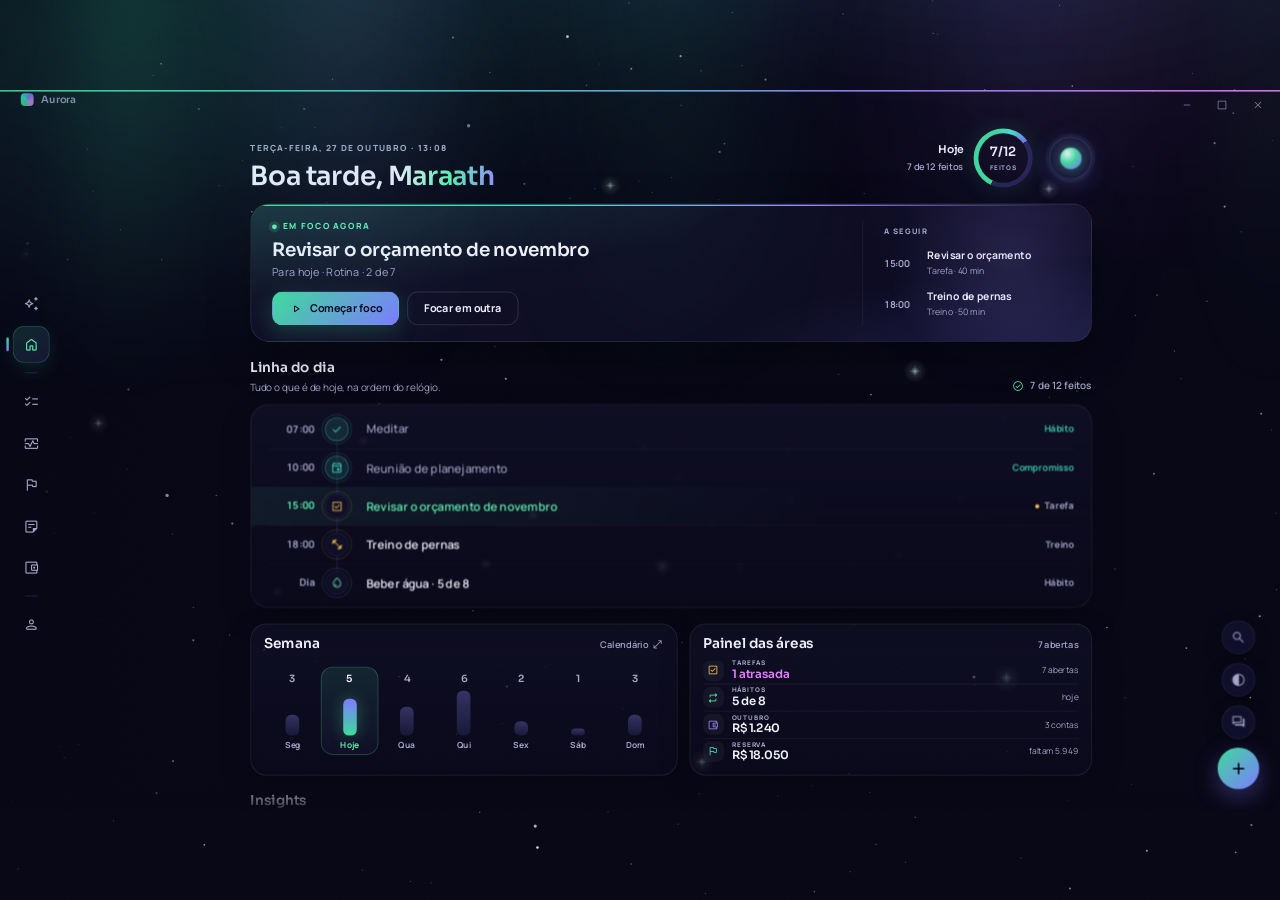
<file: docs/prototipo/visual/a-aurora-viva.html>
<!doctype html>
<html lang="pt-BR" class="pc">
<head>
<meta charset="utf-8">
<meta name="viewport" content="width=device-width, initial-scale=1">
<title>A · Aurora Viva — protótipo visual</title>
<link rel="preconnect" href="https://fonts.googleapis.com">
<link href="https://fonts.googleapis.com/css2?family=Manrope:wght@400;500;600;700;800&family=Sora:wght@400;500;600;700&display=block" rel="stylesheet">
<link href="https://fonts.googleapis.com/css2?family=Material+Symbols+Rounded:opsz,wght,FILL@20..48,300..500,0..1&display=block" rel="stylesheet">
<link rel="stylesheet" href="comum.css">
<script>document.documentElement.className = innerWidth < 760 ? 'fone' : 'pc';</script>
<style>
/* ================= A · AURORA VIVA =================
   Mesma estrutura de hoje, com material e tipografia mais ricos:
   cortinas de aurora de verdade, fio de luz nas bordas, anel do dia,
   linha do tempo com trilho e números de destaque maiores. */

:root{--raio:20px;--raio-g:24px}
.ceu-a i{opacity:.3;left:-14%;width:130%;height:62%;top:-30%}
.ceu-a .cortina{opacity:.26;left:-4%;width:112%}
.ceu-a .cortina.c2{opacity:.16}
/* véu à esquerda: o menu precisa de sossego para ler os ícones */
.veu{position:absolute;inset:0;z-index:1;pointer-events:none;
  background:linear-gradient(90deg,var(--bg) 0,rgba(8,7,22,.72) 5%,rgba(8,7,22,0) 17%),
             linear-gradient(180deg,rgba(8,7,22,.45),transparent 26%)}
.coluna{max-width:1140px;position:relative;z-index:3}
.rolagem{position:relative;z-index:3}

/* ---------- cabeçalho ---------- */
.topo{display:flex;align-items:flex-end;justify-content:space-between;gap:24px;padding:6px 0 16px}
.topo .data{margin-bottom:9px}
.topo h1{margin-top:2px}
.topo h1 em{font-style:normal;background:linear-gradient(100deg,var(--text) 12%,var(--accent) 58%,var(--violeta) 100%);
  -webkit-background-clip:text;background-clip:text;color:transparent}
.topo-dir{display:flex;align-items:center;gap:20px;padding-bottom:4px}
.dia{display:flex;align-items:center;gap:13px}
.dia .txt{text-align:right}
.dia .txt b{display:block;font-family:Sora;font-size:13.5px;font-weight:600;letter-spacing:-.1px}
.dia .txt small{color:var(--muted);font-size:11.5px;font-weight:600}
.anel-dia{width:74px;height:74px;border-radius:50%;display:grid;place-items:center;
  background:conic-gradient(from 205deg,var(--gradIni) 0 40%,var(--teal) 48%,rgba(126,123,255,.9) 58%,var(--line) 58% 100%);
  box-shadow:0 0 30px rgba(62,219,154,.14)}
.anel-dia .miolo{width:62px;height:62px;border-radius:50%;background:#0A0919;display:grid;place-items:center;text-align:center;
  box-shadow:inset 0 1px 0 rgba(255,255,255,.05)}
.anel-dia b{font-family:Sora;font-size:16px;font-weight:600;line-height:1}
.anel-dia small{display:block;font-size:8px;letter-spacing:1.1px;text-transform:uppercase;color:var(--muted);font-weight:800;margin-top:3px}
.orbe-bt{width:54px;height:54px;border-radius:50%;display:grid;place-items:center;border:1px solid rgba(157,140,255,.34);
  background:rgba(24,23,58,.5);backdrop-filter:blur(10px);box-shadow:0 10px 32px rgba(126,123,255,.2);position:relative}
.orbe-bt::before{content:'';width:27px;height:27px;border-radius:50%;
  background:radial-gradient(circle at 34% 28%,#E4FFF4,var(--accentFill) 44%,var(--gradFim) 94%);
  box-shadow:0 0 20px rgba(92,240,176,.5),0 0 44px rgba(126,123,255,.28)}
.orbe-bt::after{content:'';position:absolute;inset:-4px;border-radius:50%;border:1px solid rgba(92,240,176,.16)}

/* ---------- em foco ---------- */
.heroi{position:relative;display:grid;grid-template-columns:1fr 262px;gap:28px;padding:20px 24px 20px 26px;
  border-radius:var(--raio-g);overflow:hidden;border:1px solid var(--borda);box-shadow:var(--sombra);
  background:
    radial-gradient(120% 150% at -10% -20%,rgba(62,219,154,.20),transparent 58%),
    radial-gradient(90% 130% at 108% 120%,rgba(126,123,255,.22),transparent 60%),
    linear-gradient(160deg,#121128,#0C0B20)}
.heroi::before{content:'';position:absolute;left:0;right:0;top:0;height:1.5px;
  background:linear-gradient(90deg,var(--gradIni),var(--teal) 32%,var(--violeta) 66%,transparent 96%)}
.heroi::after{content:'';position:absolute;right:-60px;top:-90px;width:320px;height:320px;border-radius:50%;
  background:radial-gradient(circle,rgba(157,140,255,.16),transparent 68%);filter:blur(6px)}
.heroi .rot{display:flex;align-items:center;gap:8px;color:var(--accent)}
.heroi .rot i{width:6px;height:6px;border-radius:50%;background:var(--accent);box-shadow:0 0 0 4px rgba(92,240,176,.14)}
.heroi h2{font-size:23px;margin:8px 0 5px;max-width:none;letter-spacing:-.4px}
.heroi .sub{font-size:13.5px}
.heroi .acoes{display:flex;gap:10px;margin-top:14px}
.fila{position:relative;border-left:1px solid rgba(255,255,255,.07);padding-left:26px;display:flex;flex-direction:column;justify-content:center;gap:14px}
.fila .rot{color:var(--muted);font-size:9.5px;letter-spacing:1.5px}
.fila .fi{display:grid;grid-template-columns:44px 1fr;gap:10px;align-items:center}
.fila .fi time{font-size:12px;font-weight:700;color:var(--muted);font-variant-numeric:tabular-nums}
.fila .fi b{display:block;font-size:13px;font-weight:700;line-height:1.3}
.fila .fi small{color:var(--muted);font-size:11px}

/* ---------- blocos ---------- */
.bloco{margin-top:20px}
.cab{display:flex;align-items:flex-end;justify-content:space-between;gap:16px;margin-bottom:12px}
.cab p{color:var(--muted);font-size:12.5px;margin-top:3px}
.cab .dir{display:flex;align-items:center;gap:7px;padding-bottom:2px;white-space:nowrap}
.cab .dir .ms{font-size:15px;color:var(--accent)}

/* linha do tempo */
.tempo{position:relative;list-style:none;padding:6px 22px;border-radius:22px;border:1px solid var(--borda);
  background:linear-gradient(180deg,rgba(18,17,40,.72),rgba(12,11,30,.62));backdrop-filter:blur(3px);box-shadow:0 14px 40px rgba(0,0,0,.22)}
.tempo::before{content:'';position:absolute;left:107px;top:30px;bottom:30px;width:1px;
  background:linear-gradient(180deg,transparent,var(--line) 10%,var(--line) 90%,transparent)}
.tempo li{position:relative;display:grid;grid-template-columns:58px 40px 1fr auto;align-items:center;gap:12px;height:48px}
.tempo li+li{border-top:1px solid rgba(255,255,255,.045)}
.tempo .hora{font-size:12.5px;font-weight:700;color:var(--muted);text-align:right;font-variant-numeric:tabular-nums}
.tempo .no{position:relative;z-index:2;width:30px;height:30px;border-radius:50%;display:grid;place-items:center;
  background:#100F26;border:1px solid var(--line);color:var(--muted)}
.tempo .no .ms{font-size:16px;color:var(--nc,var(--muted))}
.tempo .no::after{content:'';position:absolute;inset:-5px;border-radius:50%;border:1px solid color-mix(in srgb,var(--nc,transparent) 22%,transparent)}
.tempo .txt{font-size:14.5px;font-weight:600;letter-spacing:-.05px}
.tempo .meta{font-size:11.5px;font-weight:700;color:var(--muted);display:flex;align-items:center;gap:7px}
.tempo .meta s{width:5px;height:5px;border-radius:50%;background:var(--nc);display:inline-block;text-decoration:none}
.tempo li.feito .txt{color:var(--muted);font-weight:500}
.tempo li.feito .no{background:rgba(66,227,200,.13);border-color:rgba(66,227,200,.4)}
.tempo li.feito .no .ms{color:var(--teal)}
.tempo li.feito .meta{color:rgba(66,227,200,.85)}
.tempo li.agora{background:linear-gradient(90deg,rgba(92,240,176,.07),transparent 70%);margin:0 -22px;padding:0 22px;border-top-color:transparent}
.tempo li.agora .txt{color:var(--accent)}
.tempo li.agora .hora{color:var(--accent)}

/* semana */
.semana{display:grid;grid-template-columns:repeat(7,1fr);gap:4px;padding:16px 16px 12px;border-radius:22px;
  border:1px solid var(--borda);background:linear-gradient(180deg,rgba(18,17,40,.72),rgba(12,11,30,.6))}
.semana .d{display:flex;flex-direction:column;align-items:center;gap:7px;padding:10px 4px 8px;border-radius:15px;border:1px solid transparent}
.semana .d.on{background:linear-gradient(180deg,rgba(62,219,154,.13),rgba(126,123,255,.05));border-color:rgba(92,240,176,.26)}
.semana .n{font-family:Sora;font-size:14px;font-weight:600;color:var(--muted)}
.semana .d.on .n{color:var(--text)}
.semana .col{height:66px;display:flex;align-items:flex-end}
.semana .col i{display:block;width:17px;border-radius:7px;background:linear-gradient(180deg,rgba(60,58,110,.85),rgba(35,34,80,.55))}
.semana .d.on .col i{background:linear-gradient(180deg,var(--gradFim),var(--gradIni));box-shadow:0 0 20px rgba(92,240,176,.3)}
.semana .w{font-size:11px;font-weight:700;color:var(--muted)}
.semana .d.on .w{color:var(--accent)}

/* painel das áreas */
.areas{display:grid;grid-template-columns:repeat(4,1fr);gap:14px}
.area{position:relative;overflow:hidden;padding:15px 16px 16px;border-radius:19px;border:1px solid var(--borda);
  background:linear-gradient(165deg,rgba(20,19,44,.9),rgba(13,12,30,.86));box-shadow:0 12px 34px rgba(0,0,0,.2)}
.area::after{content:'';position:absolute;right:-46px;top:-56px;width:150px;height:150px;border-radius:50%;
  background:radial-gradient(circle,rgba(92,240,176,.16),transparent 70%)}
.area.fin::after{background:radial-gradient(circle,rgba(126,123,255,.18),transparent 70%)}
.area .ico{width:30px;height:30px;border-radius:10px;display:grid;place-items:center;background:var(--surface2);color:var(--c,#A3A6C8)}
.area .ico .ms{font-size:16px}
.area .rot{font-size:9.5px;letter-spacing:1.4px;margin:12px 0 5px;color:var(--muted)}
.area .val{font-family:Sora;font-size:21px;font-weight:600;letter-spacing:-.4px;line-height:1.14;position:relative;z-index:2}
.area .val.bad{color:var(--bad)}
.area .mini{font-size:11.5px;color:var(--muted);margin-top:5px;position:relative;z-index:2}

/* insights */
.insight{display:flex;gap:14px;align-items:flex-start;padding:17px 20px;border-radius:20px;
  border:1px solid rgba(157,140,255,.2);
  background:radial-gradient(120% 160% at 0% 0%,rgba(157,140,255,.14),transparent 60%),rgba(14,13,32,.7)}
.insight+.insight{margin-top:12px}
.insight .orbe{width:30px;height:30px;border-radius:10px;display:grid;place-items:center;flex:0 0 30px;
  background:rgba(157,140,255,.14);border:1px solid rgba(157,140,255,.24)}
.insight p{font-size:13.5px;line-height:1.55}
.insight p b{color:var(--accent);font-weight:800}

/* semana + painel lado a lado */
.dupla{display:grid;grid-template-columns:1.06fr 1fr;gap:15px}
.painel-bloco{padding:13px 16px 13px;border-radius:20px;border:1px solid var(--borda);display:flex;flex-direction:column;
  background:linear-gradient(180deg,rgba(18,17,40,.72),rgba(12,11,30,.58));box-shadow:0 14px 40px rgba(0,0,0,.2)}
.semana{flex:1;align-content:center}
.cab-min{display:flex;align-items:center;justify-content:space-between;margin-bottom:4px}
.cab-min .dir{display:flex;align-items:center;gap:5px;font-size:11.5px}
.semana{padding:0;border:0;background:none;border-radius:0;gap:0}
.semana .d{padding:5px 2px 4px;gap:4px}
.semana .col{height:58px}
.semana .n{font-size:12.5px}
.semana .w{font-size:10.5px}
/* item ativo do menu: pílula de luz */
.menu .item.on{background:linear-gradient(135deg,rgba(62,219,154,.16),rgba(126,123,255,.14));
  border:1px solid rgba(92,240,176,.2);color:var(--accent);box-shadow:0 8px 24px rgba(62,219,154,.12)}
.menu .item.on::before{left:-9px;height:17px}
.areas{grid-template-columns:1fr 1fr;gap:8px}
.area{padding:10px 11px 11px;border-radius:14px;background:rgba(255,255,255,.022);border-color:rgba(255,255,255,.07)}
.area::after{width:110px;height:110px;right:-38px;top:-46px}
.area .ico{width:23px;height:23px;border-radius:8px}
.area .ico .ms{font-size:14px}
.area .rot{font-size:8.5px;margin:7px 0 2px;letter-spacing:1.1px}
.area .val{font-size:16.5px;letter-spacing:-.3px}
.area .mini{font-size:10px;margin-top:2px}
/* painel das áreas em lista */
.plista{display:flex;flex-direction:column}
.pl{display:grid;grid-template-columns:26px 1fr auto;gap:10px;align-items:center;padding:3px 0;border-top:1px solid rgba(255,255,255,.055)}
.pl:first-child{border-top:0}
.pl .ico{width:26px;height:26px;border-radius:9px;display:grid;place-items:center;background:rgba(255,255,255,.045);color:var(--c)}
.pl .ico .ms{font-size:15px}
.pl-t{display:flex;flex-direction:column;line-height:1.1}
.pl-t .rot{font-size:8px;letter-spacing:1.2px}
.pl-t b{font-family:Sora;font-size:14.5px;font-weight:600;margin-top:2px;letter-spacing:-.2px}
.pl-t b.bad{color:var(--bad)}
.pl .mini{font-size:10.5px;color:var(--muted);text-align:right}

/* sinal de continuação */
.fade{position:absolute;left:0;right:0;bottom:0;height:44px;pointer-events:none;z-index:5;
  background:linear-gradient(180deg,transparent,rgba(8,7,22,.85))}

/* ---------- celular ---------- */
.topo-fone{display:none}
html.fone .topo-fone{display:flex;align-items:center;justify-content:space-between;padding:16px 18px 14px}
html.fone .topo-fone .marca{display:flex;align-items:center;gap:9px;font-family:Sora;font-size:16px;font-weight:600}
html.fone .topo-fone .marca .sinal{width:19px;height:19px;border-radius:6px;background:conic-gradient(from 200deg,#3EDB9A,#42E3C8,#7E7BFF,#E77BFF,#3EDB9A)}
html.fone .topo-fone .lado{display:flex;align-items:center;gap:8px;color:var(--muted)}
html.fone .topo-fone .bt{width:36px;height:36px;border-radius:12px;display:grid;place-items:center;background:rgba(24,23,58,.5);border:1px solid var(--borda)}
html.fone .topo-fone .bt .ms{font-size:19px}
html.fone .topo-fone .bt.ia{border-color:rgba(157,140,255,.35)}
html.fone .topo{padding:0 0 20px}
html.fone .topo h1{font-size:28px;line-height:1.12}
html.fone .dia{display:none}
html.fone .heroi{grid-template-columns:1fr;gap:0;padding:20px 20px 18px;border-radius:22px}
html.fone .heroi h2{font-size:22px;margin:12px 0 6px}
html.fone .heroi .acoes{margin-top:18px}
html.fone .heroi .acoes .btn{height:40px;padding:0 16px;font-size:13px}
html.fone .fila{display:none}
html.fone .bloco{margin-top:22px}
html.fone .tempo{padding:4px 14px;border-radius:20px}
html.fone .tempo::before{left:78px;top:26px;bottom:26px}
html.fone .tempo li{grid-template-columns:44px 34px 1fr;gap:10px;height:auto;min-height:54px;padding:9px 0}
html.fone .tempo .meta{display:none}
html.fone .cab .dir{font-size:11px}
html.fone .topo-fone .lado{gap:6px}
html.fone .tempo li.agora{margin:0 -14px;padding:0 14px}
html.fone .semana{padding:10px 6px 8px}
html.fone .semana .col{height:52px}
html.fone .semana .col i{width:13px}
html.fone .semana .d{padding:8px 2px 6px;gap:5px}
html.fone .semana .w{font-size:9.5px}
html.fone .areas{grid-template-columns:1fr 1fr;gap:10px}
html.fone .area .val{font-size:17px}
html.fone .dupla{grid-template-columns:1fr;gap:12px}
html.fone .coluna{padding-top:0}
html.fone .fade{height:150px}
html.fone .anel-dia{width:56px;height:56px}
html.fone .anel-dia .miolo{width:46px;height:46px}
html.fone .anel-dia b{font-size:12.5px}
html.fone .anel-dia small{font-size:7px}
html.fone .pc-only{display:none!important}
.html-none{display:none}
</style>
</head>
<body>
<canvas id="ceu"></canvas>
<div class="aurora ceu-a" data-camadas="3" data-cortina="1"></div>
<div class="grao"></div>

<div id="palco">
  <div class="veu"></div>
  <div class="janela">
    <i class="fio-janela"></i>
    <div class="faixa pc-only">
      <div class="marca"><span class="sinal"></span>Aurora</div>
      <div class="bt-janela"><span class="ms">remove</span></div>
      <div class="bt-janela"><span class="ms">crop_square</span></div>
      <div class="bt-janela fechar"><span class="ms">close</span></div>
    </div>

    <div class="corpo">
      <nav class="menu pc-only">
        <div class="item"><span class="ms">auto_awesome</span><span class="nome">Assistente</span></div>
        <div class="item on"><span class="ms">home</span><span class="nome">Visão</span></div>
        <div class="sep"></div>
        <div class="item"><span class="ms">checklist</span><span class="nome">Rotina</span></div>
        <div class="item"><span class="ms">monitor_heart</span><span class="nome">Saúde</span></div>
        <div class="item"><span class="ms">flag</span><span class="nome">Objetivos</span></div>
        <div class="item"><span class="ms">sticky_note_2</span><span class="nome">Anotações</span></div>
        <div class="item"><span class="ms">account_balance_wallet</span><span class="nome">Finanças</span></div>
        <div class="sep"></div>
        <div class="item"><span class="ms">person</span><span class="nome">Conta</span></div>
      </nav>

      <div class="rolagem">
        <div class="topo-fone fone-only">
          <div class="marca"><span class="sinal"></span>Aurora</div>
          <div class="lado">
            <div class="bt"><span class="ms">search</span></div>
            <div class="bt ia"><span class="ms">auto_awesome</span></div>
            <div class="bt"><span class="ms">contrast</span></div>
          </div>
        </div>

        <div class="coluna">
          <header class="topo">
            <div>
              <div class="rot data">Terça-feira, 27 de outubro · 13:08</div>
              <h1>Boa tarde, <em>Maraath</em></h1>
            </div>
            <div class="topo-dir">
              <div class="dia">
                <div class="txt"><b>Hoje</b><small>7 de 12 feitos</small></div>
                <div class="anel-dia"><div class="miolo"><div><b>7/12</b><small>feitos</small></div></div></div>
              </div>
              <div class="orbe-bt pc-only"></div>
            </div>
          </header>

          <section class="heroi">
            <div>
              <div class="rot"><i></i>Em foco agora</div>
              <h2>Revisar o orçamento de novembro</h2>
              <p class="sub">Para hoje · Rotina · 2 de 7</p>
              <div class="acoes">
                <button class="btn p"><span class="ms">play_arrow</span>Começar foco</button>
                <button class="btn g">Focar em outra</button>
              </div>
            </div>
            <aside class="fila">
              <div class="rot">A seguir</div>
              <div class="fi"><time>15:00</time><div><b>Revisar o orçamento</b><small>Tarefa · 40 min</small></div></div>
              <div class="fi"><time>18:00</time><div><b>Treino de pernas</b><small>Treino · 50 min</small></div></div>
            </aside>
          </section>

          <section class="bloco">
            <div class="cab">
              <div><h3>Linha do dia</h3><p>Tudo o que é de hoje, na ordem do relógio.</p></div>
              <div class="dir"><span class="ms">check_circle</span>7 de 12 feitos</div>
            </div>
            <ol class="tempo">
              <li class="feito" style="--nc:#5CF0B0"><span class="hora">07:00</span><span class="no"><span class="ms">check</span></span><span class="txt">Meditar</span><span class="meta">Hábito</span></li>
              <li class="feito" style="--nc:#42E3C8"><span class="hora">10:00</span><span class="no"><span class="ms">event</span></span><span class="txt">Reunião de planejamento</span><span class="meta">Compromisso</span></li>
              <li class="agora" style="--nc:#F5C35B"><span class="hora">15:00</span><span class="no"><span class="ms">check_box</span></span><span class="txt">Revisar o orçamento de novembro</span><span class="meta"><s></s>Tarefa</span></li>
              <li style="--nc:#F5C35B"><span class="hora">18:00</span><span class="no"><span class="ms">fitness_center</span></span><span class="txt">Treino de pernas</span><span class="meta">Treino</span></li>
              <li style="--nc:#5CF0B0"><span class="hora">Dia</span><span class="no"><span class="ms">water_drop</span></span><span class="txt">Beber água · 5 de 8</span><span class="meta">Hábito</span></li>
            </ol>
          </section>

          <section class="bloco">
            <div class="dupla">
              <div class="painel-bloco">
                <div class="cab-min"><h3>Semana</h3><span class="dir">Calendário <span class="ms" style="font-size:14px">open_in_full</span></span></div>
                <div class="semana">
                  <div class="d"><span class="n">3</span><span class="col"><i style="height:26px"></i></span><span class="w">Seg</span></div>
                  <div class="d on"><span class="n">5</span><span class="col"><i style="height:46px"></i></span><span class="w">Hoje</span></div>
                  <div class="d"><span class="n">4</span><span class="col"><i style="height:36px"></i></span><span class="w">Qua</span></div>
                  <div class="d"><span class="n">6</span><span class="col"><i style="height:56px"></i></span><span class="w">Qui</span></div>
                  <div class="d"><span class="n">2</span><span class="col"><i style="height:18px"></i></span><span class="w">Sex</span></div>
                  <div class="d"><span class="n">1</span><span class="col"><i style="height:9px"></i></span><span class="w">Sáb</span></div>
                  <div class="d"><span class="n">3</span><span class="col"><i style="height:26px"></i></span><span class="w">Dom</span></div>
                </div>
              </div>
              <div class="painel-bloco">
                <div class="cab-min"><h3>Painel das áreas</h3><span class="dir">7 abertas</span></div>
                <div class="plista">
                  <div class="pl" style="--c:#F5C35B"><span class="ico"><span class="ms">check_box</span></span><span class="pl-t"><span class="rot">Tarefas</span><b class="bad">1 atrasada</b></span><span class="mini">7 abertas</span></div>
                  <div class="pl" style="--c:#5CF0B0"><span class="ico"><span class="ms">repeat</span></span><span class="pl-t"><span class="rot">Hábitos</span><b>5 de 8</b></span><span class="mini">hoje</span></div>
                  <div class="pl" style="--c:#9D8CFF"><span class="ico"><span class="ms">account_balance_wallet</span></span><span class="pl-t"><span class="rot">Outubro</span><b>R$ 1.240</b></span><span class="mini">3 contas</span></div>
                  <div class="pl" style="--c:#42E3C8"><span class="ico"><span class="ms">flag</span></span><span class="pl-t"><span class="rot">Reserva</span><b>R$ 18.050</b></span><span class="mini">faltam 5.949</span></div>
                </div>
              </div>
            </div>
          </section>

          <section class="bloco">
            <div class="cab"><div><h3>Insights</h3><p>O que a Aurora percebeu nos seus dados.</p></div></div>
            <div class="insight"><div class="orbe"><span class="ms" style="font-size:16px;color:#9D8CFF">auto_awesome</span></div>
              <p>Você fecha os hábitos <b>20% mais cedo</b> nas terças. Se mantiver o ritmo, outubro fecha com <b>88%</b> de constância.</p></div>
            <div class="insight"><div class="orbe"><span class="ms" style="font-size:16px;color:#9D8CFF">auto_awesome</span></div>
              <p>Mercado caiu <b>R$ 210</b> em relação a setembro — o maior recuo do ano.</p></div>
          </section>
        </div>
        <div class="fade pc-only"></div>
      </div>

      <div class="dock pc-only">
        <div class="bt"><span class="ms">search</span></div>
        <div class="bt"><span class="ms">contrast</span></div>
        <div class="bt"><span class="ms">forum</span></div>
        <div class="bt mais"><span class="ms">add</span></div>
      </div>
    </div>

    <div class="barra">
      <div class="pilula">
        <div class="bico"><span class="ms">home</span><span>Visão</span></div>
        <div class="bico"><span class="ms">checklist</span><span>Rotina</span></div>
        <div class="bico on"><span class="circulo"><span class="ms">account_balance_wallet</span></span><span>Finanças</span></div>
        <div class="bico"><span class="ms">monitor_heart</span><span>Saúde</span></div>
        <div class="bico"><span class="ms">flag</span><span>Metas</span></div>
      </div>
      <div class="orbe"><span class="ms" style="font-size:26px;color:#9D8CFF">auto_awesome</span></div>
    </div>
  </div>
</div>

<script src="comum.js"></script>
</body>
</html>
</file>
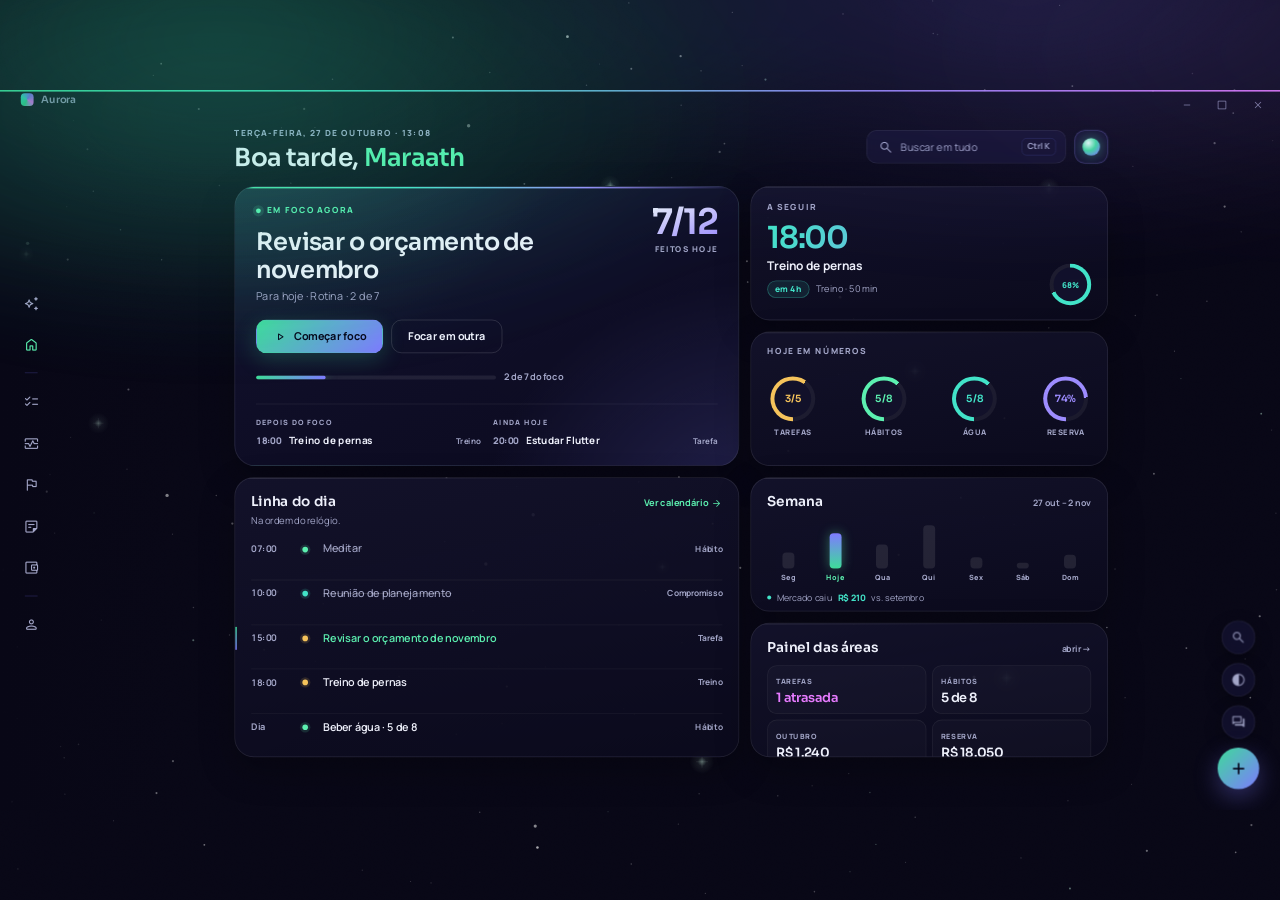
<file: docs/prototipo/visual/b-bento-noturno.html>
<!doctype html>
<html lang="pt-BR" class="pc">
<head>
<meta charset="utf-8">
<meta name="viewport" content="width=device-width, initial-scale=1">
<title>B · Bento Noturno — protótipo visual</title>
<link rel="preconnect" href="https://fonts.googleapis.com">
<link href="https://fonts.googleapis.com/css2?family=Manrope:wght@400;500;600;700;800&family=Sora:wght@400;500;600;700&display=block" rel="stylesheet">
<link href="https://fonts.googleapis.com/css2?family=Material+Symbols+Rounded:opsz,wght,FILL@20..48,300..500,0..1&display=block" rel="stylesheet">
<link rel="stylesheet" href="comum.css">
<script>document.documentElement.className = innerWidth < 760 ? 'fone' : 'pc';</script>
<style>
/* ================= B · BENTO NOTURNO =================
   A Visão vira uma grade de blocos de pesos diferentes (bento). Mesmo céu,
   mesma paleta, mas com busca sempre visível, anéis do dia e números maiores. */

.veu{position:absolute;inset:0;z-index:1;pointer-events:none;
  background:linear-gradient(90deg,var(--bg) 0,rgba(8,7,22,.6) 4%,rgba(8,7,22,0) 14%),
             linear-gradient(180deg,rgba(8,7,22,.4),transparent 22%)}
.coluna{max-width:1180px;position:relative;z-index:3}
.rolagem{position:relative;z-index:3}
#ceu{opacity:.75}

/* cabeçalho */
.topo{display:flex;align-items:flex-start;justify-content:space-between;gap:24px;padding:4px 0 18px}
.topo h1{font-size:31px;margin-top:7px}
.topo h1 em{font-style:normal;color:var(--accent)}
.topo-dir{display:flex;align-items:center;gap:10px;padding-top:4px}
.busca{display:flex;align-items:center;gap:9px;height:42px;padding:0 12px 0 14px;min-width:250px;
  border-radius:13px;border:1px solid var(--borda);background:rgba(24,23,58,.5);color:var(--muted);
  font-size:13px;backdrop-filter:blur(10px)}
.busca .ms{font-size:19px;color:var(--muted)}
.busca kbd{margin-left:auto;font-family:Manrope;font-size:10.5px;font-weight:700;border:1px solid var(--line);
  border-radius:6px;padding:2px 6px;color:var(--muted)}
.orbe-bt{width:42px;height:42px;border-radius:13px;display:grid;place-items:center;border:1px solid rgba(157,140,255,.32);
  background:rgba(24,23,58,.5);position:relative}
.orbe-bt::before{content:'';width:22px;height:22px;border-radius:50%;
  background:radial-gradient(circle at 34% 28%,#E4FFF4,var(--accentFill) 44%,var(--gradFim) 94%);
  box-shadow:0 0 16px rgba(92,240,176,.45)}

/* grade */
.bento{display:grid;grid-template-columns:repeat(12,1fr);grid-template-rows:repeat(4,168px);gap:14px}
.t{position:relative;overflow:hidden;border-radius:24px;border:1px solid var(--borda);padding:18px 20px;
  background:linear-gradient(170deg,rgba(20,19,44,.92),rgba(12,11,29,.9));box-shadow:0 16px 44px rgba(0,0,0,.26)}
.t::after{content:'';position:absolute;inset:0 0 auto;height:1px;
  background:linear-gradient(90deg,rgba(255,255,255,.14),transparent 70%)}
.t-heroi{grid-column:1/8;grid-row:1/3;padding:22px 26px;display:flex;flex-direction:column}
.t-agora{grid-column:8/13;grid-row:1/2}
.t-aneis{grid-column:8/13;grid-row:2/3}
.t-dia{grid-column:1/8;grid-row:3/5}
.t-semana{grid-column:8/13;grid-row:3/4}
.t-areas{grid-column:8/13;grid-row:4/5}

/* herói */
.t-heroi{border-radius:26px;background:
  radial-gradient(120% 160% at -5% -30%,rgba(62,219,154,.18),transparent 60%),
  radial-gradient(90% 140% at 105% 120%,rgba(126,123,255,.22),transparent 62%),
  linear-gradient(160deg,#131230,#0B0A1E)}
.t-heroi::before{content:'';position:absolute;left:0;right:0;top:0;height:1.5px;
  background:linear-gradient(90deg,var(--gradIni),var(--teal) 34%,var(--violeta) 70%,transparent)}
.t-heroi .rot{display:flex;align-items:center;gap:8px;color:var(--accent)}
.t-heroi .rot i{width:6px;height:6px;border-radius:50%;background:var(--accent);box-shadow:0 0 0 4px rgba(92,240,176,.14)}
.t-heroi h2{font-size:30px;margin:14px 0 6px;max-width:440px;letter-spacing:-.7px}
.t-heroi .sub{font-size:13.5px}
.t-heroi .acoes{display:flex;align-items:center;gap:10px;margin-top:18px}
.prog{display:flex;align-items:center;gap:10px;margin-top:22px}
.prog .trilho{flex:1;height:5px;border-radius:4px;background:rgba(255,255,255,.08);overflow:hidden;max-width:300px}
.prog .trilho i{display:block;height:100%;width:29%;border-radius:4px;
  background:linear-gradient(90deg,var(--gradIni),var(--gradFim));box-shadow:0 0 14px rgba(92,240,176,.5)}
.prog span{font-size:11.5px;font-weight:700;color:var(--muted)}
.heroi-fila{margin-top:auto;padding-top:16px;border-top:1px solid rgba(255,255,255,.06);display:grid;
  grid-template-columns:1fr 1fr;gap:16px}
.heroi-fila .rot{font-size:9px;color:var(--muted);letter-spacing:1.4px;margin-bottom:7px}
.hf{display:flex;align-items:center;gap:9px;font-size:12.5px}
.hf time{font-size:11.5px;font-weight:800;color:var(--muted);font-variant-numeric:tabular-nums}
.hf b{font-weight:700;color:var(--text);white-space:nowrap;overflow:hidden;text-overflow:ellipsis}
.hf span{margin-left:auto;font-size:10px;font-weight:700;color:var(--muted)}
.heroi-topo{display:flex;align-items:center;justify-content:space-between;gap:10px}
.heroi-lado{position:absolute;right:26px;top:22px;text-align:right}.heroi-lado b{display:block;font-family:Sora;font-size:44px;font-weight:600;letter-spacing:-2px;line-height:1;
  background:linear-gradient(160deg,var(--text),var(--violeta));-webkit-background-clip:text;background-clip:text;color:transparent}
.heroi-lado small{font-size:10px;letter-spacing:1.4px;text-transform:uppercase;color:var(--muted);font-weight:800}

/* agora */
.t-agora .rot{color:var(--muted)}
.t-agora .hora{font-family:Sora;font-size:38px;font-weight:600;letter-spacing:-1.6px;line-height:1;margin:10px 0 6px;
  background:linear-gradient(120deg,var(--teal),var(--violeta));-webkit-background-clip:text;background-clip:text;color:transparent}
.t-agora .titulo{font-size:15px;font-weight:700}
.t-agora .meta{display:flex;align-items:center;gap:8px;margin-top:8px;font-size:11.5px;color:var(--muted)}
.t-agora .meta .selo{height:22px;padding:0 9px;border-radius:999px;border:1px solid rgba(66,227,200,.3);
  background:rgba(66,227,200,.1);color:var(--teal);font-size:10.5px;font-weight:800;display:inline-flex;align-items:center}
.t-agora .mini-barra{position:absolute;right:20px;bottom:18px;width:52px;height:52px;border-radius:50%;
  background:conic-gradient(var(--teal) 0 68%,rgba(255,255,255,.07) 68% 100%);display:grid;place-items:center}
.t-agora .mini-barra i{width:42px;height:42px;border-radius:50%;background:#12112B;display:grid;place-items:center;
  font-size:10px;font-weight:800;color:var(--teal);font-style:normal}

/* anéis */
.t-aneis{display:flex;align-items:center;gap:6px}
.t-aneis .rot{position:absolute;left:20px;top:16px}
.aneis{display:flex;justify-content:space-between;width:100%;margin-top:20px;padding:0 4px}
.anel-b{display:flex;flex-direction:column;align-items:center;gap:7px}
.anel-b .a{width:56px;height:56px;border-radius:50%;display:grid;place-items:center;position:relative;
  background:conic-gradient(from 180deg,var(--c) 0 var(--p),rgba(255,255,255,.06) var(--p) 100%)}
.anel-b .a::before{content:'';position:absolute;inset:5px;border-radius:50%;background:#12112A}
.anel-b .a b{position:relative;font-family:Sora;font-size:12.5px;font-weight:600;color:var(--c)}
.anel-b small{font-size:9.5px;font-weight:800;letter-spacing:.8px;text-transform:uppercase;color:var(--muted)}

/* dia */
.t-dia{display:flex;flex-direction:column}
.t-dia .cab{display:flex;align-items:baseline;justify-content:space-between;margin-bottom:10px}
.t-dia .cab span{font-size:11.5px;font-weight:700;color:var(--accent);display:flex;align-items:center;gap:4px}
.tempo{list-style:none;flex:1;display:flex;flex-direction:column;justify-content:space-between;padding-bottom:2px}
.tempo li{display:grid;grid-template-columns:44px 26px 1fr auto;align-items:center;gap:10px;
  padding:7px 0;border-top:1px solid rgba(255,255,255,.05);font-size:13.5px}
.tempo li:first-child{border-top:0}
.tempo time{font-size:11.5px;font-weight:700;color:var(--muted);font-variant-numeric:tabular-nums}
.tempo .pt{width:7px;height:7px;border-radius:50%;background:var(--nc);justify-self:center;box-shadow:0 0 0 3px color-mix(in srgb,var(--nc) 14%,transparent)}
.tempo .tx{font-weight:600;letter-spacing:-.1px}
.tempo .tp{font-size:10.5px;font-weight:700;color:var(--muted)}
.tempo li.feito .tx{color:var(--muted);font-weight:500;text-decoration:line-through;text-decoration-color:rgba(255,255,255,.18)}
.tempo li.agora{position:relative}
.tempo li.agora .tx{color:var(--accent)}
.tempo li.agora::before{content:'';position:absolute;left:-20px;top:2px;bottom:2px;width:2px;border-radius:2px;
  background:linear-gradient(180deg,var(--gradIni),var(--gradFim))}

/* semana */
.t-semana .cab{display:flex;align-items:baseline;justify-content:space-between}
.t-semana .cab span{font-size:11px;font-weight:700;color:var(--muted)}
.barras{display:grid;grid-template-columns:repeat(7,1fr);gap:6px;margin-top:14px;align-items:end;height:74px}
.barras .b{display:flex;flex-direction:column;align-items:center;justify-content:flex-end;height:100%;gap:5px}
.barras .b i{width:100%;max-width:15px;border-radius:5px;background:rgba(255,255,255,.09);flex:0 0 auto}
.barras .b.on i{background:linear-gradient(180deg,var(--gradFim),var(--gradIni));box-shadow:0 0 14px rgba(92,240,176,.4)}
.barras .b span{font-size:9px;font-weight:800;color:var(--muted);letter-spacing:.3px}
.barras .b.on span{color:var(--accent)}
.nota-semana{display:flex;align-items:center;gap:7px;margin-top:11px;font-size:11px;color:var(--muted)}
.nota-semana b{color:var(--teal);font-weight:800}
.dot{width:5px;height:5px;border-radius:50%;background:var(--teal)}

/* áreas */
.t-areas .cab{display:flex;align-items:baseline;justify-content:space-between;margin-bottom:9px}
.t-areas .cab span{font-size:11px;font-weight:700;color:var(--muted)}
.micro{display:grid;grid-template-columns:1fr 1fr;gap:7px}
.micro .m{border-radius:12px;border:1px solid rgba(255,255,255,.06);padding:8px 10px;background:rgba(255,255,255,.022)}
.micro .m b{display:block;font-family:Sora;font-size:16px;font-weight:600;letter-spacing:-.3px}
.micro .m b.bad{color:var(--bad)}
.micro .m small{font-size:9px;font-weight:800;letter-spacing:.9px;text-transform:uppercase;color:var(--muted)}

/* atalhos */
.topo-fone{display:none}
html.fone .topo-fone{display:flex;align-items:center;justify-content:space-between;padding:16px 18px 4px}
html.fone .topo-fone .marca{display:flex;align-items:center;gap:9px;font-family:Sora;font-size:16px;font-weight:600}
html.fone .topo-fone .marca .sinal{width:19px;height:19px;border-radius:6px;background:conic-gradient(from 200deg,#3EDB9A,#42E3C8,#7E7BFF,#E77BFF,#3EDB9A)}
html.fone .topo-fone .lado{display:flex;align-items:center;gap:6px;color:var(--muted)}
html.fone .topo-fone .bt{width:36px;height:36px;border-radius:12px;display:grid;place-items:center;background:rgba(24,23,58,.5);border:1px solid var(--borda)}
html.fone .topo-fone .bt .ms{font-size:19px}
html.fone .topo-fone .bt.ia{border-color:rgba(157,140,255,.35)}
html.fone .pc-only{display:none!important}
html.fone .topo{flex-direction:column;align-items:stretch;gap:12px;padding:14px 0 14px}
html.fone .topo-dir{display:none}
html.fone .bento{grid-template-columns:1fr;grid-template-rows:none;gap:12px}
html.fone .t{grid-column:auto!important;grid-row:auto!important}
html.fone .t-heroi{min-height:0;padding:20px}
html.fone .t-heroi h2{font-size:23px;max-width:none}
html.fone .heroi-lado{position:static;text-align:right;display:flex;align-items:baseline;gap:7px}
html.fone .heroi-lado b{font-size:30px}
html.fone .t-agora{min-height:132px}
html.fone .t-aneis{min-height:120px;align-items:flex-start}
html.fone .t-dia{min-height:0}
html.fone .t-semana{min-height:150px}
html.fone .t-areas{min-height:0}
html.fone .micro .m b{font-size:17px}
html.fone .heroi-fila{grid-template-columns:1fr;gap:10px;margin-top:16px}
html.fone .barras{height:64px}
</style>
</head>
<body>
<canvas id="ceu"></canvas>
<div class="aurora" data-camadas="2"></div>
<div class="grao"></div>

<div id="palco">
  <div class="veu"></div>
  <div class="janela">
    <i class="fio-janela"></i>
    <div class="faixa pc-only">
      <div class="marca"><span class="sinal"></span>Aurora</div>
      <div class="bt-janela"><span class="ms">remove</span></div>
      <div class="bt-janela"><span class="ms">crop_square</span></div>
      <div class="bt-janela fechar"><span class="ms">close</span></div>
    </div>
    <div class="corpo">
      <nav class="menu pc-only">
        <div class="item"><span class="ms">auto_awesome</span><span class="nome">Assistente</span></div>
        <div class="item on"><span class="ms">home</span><span class="nome">Visão</span></div>
        <div class="sep"></div>
        <div class="item"><span class="ms">checklist</span><span class="nome">Rotina</span></div>
        <div class="item"><span class="ms">monitor_heart</span><span class="nome">Saúde</span></div>
        <div class="item"><span class="ms">flag</span><span class="nome">Objetivos</span></div>
        <div class="item"><span class="ms">sticky_note_2</span><span class="nome">Anotações</span></div>
        <div class="item"><span class="ms">account_balance_wallet</span><span class="nome">Finanças</span></div>
        <div class="sep"></div>
        <div class="item"><span class="ms">person</span><span class="nome">Conta</span></div>
      </nav>

      <div class="rolagem">
        <div class="topo-fone fone-only">
          <div class="marca"><span class="sinal"></span>Aurora</div>
          <div class="lado">
            <div class="bt"><span class="ms">search</span></div>
            <div class="bt ia"><span class="ms">auto_awesome</span></div>
          </div>
        </div>
        <div class="coluna">
          <header class="topo">
            <div>
              <div class="rot">Terça-feira, 27 de outubro · 13:08</div>
              <h1>Boa tarde, <em>Maraath</em></h1>
            </div>
            <div class="topo-dir">
              <div class="busca"><span class="ms">search</span>Buscar em tudo<kbd>Ctrl K</kbd></div>
              <div class="orbe-bt"></div>
            </div>
          </header>

          <div class="bento">
            <section class="t t-heroi">
              <div class="heroi-topo">
                <div class="rot"><i></i>Em foco agora</div>
                <div class="heroi-lado"><b>7/12</b><small>feitos hoje</small></div>
              </div>
              <h2>Revisar o orçamento de novembro</h2>
              <p class="sub">Para hoje · Rotina · 2 de 7</p>
              <div class="acoes">
                <button class="btn p"><span class="ms">play_arrow</span>Começar foco</button>
                <button class="btn g">Focar em outra</button>
              </div>
              <div class="prog"><div class="trilho"><i></i></div><span>2 de 7 do foco</span></div>
              <div class="heroi-fila">
                <div>
                  <div class="rot">Depois do foco</div>
                  <div class="hf"><time>18:00</time><b>Treino de pernas</b><span>Treino</span></div>
                </div>
                <div>
                  <div class="rot">Ainda hoje</div>
                  <div class="hf"><time>20:00</time><b>Estudar Flutter</b><span>Tarefa</span></div>
                </div>
              </div>
            </section>

            <section class="t t-agora">
              <div class="rot">A seguir</div>
              <div class="hora">18:00</div>
              <div class="titulo">Treino de pernas</div>
              <div class="meta"><span class="selo">em 4 h</span>Treino · 50 min</div>
              <div class="mini-barra"><i>68%</i></div>
            </section>

            <section class="t t-aneis">
              <div class="rot">Hoje em números</div>
              <div class="aneis">
                <div class="anel-b" style="--c:#F5C35B;--p:60%"><div class="a"><b>3/5</b></div><small>Tarefas</small></div>
                <div class="anel-b" style="--c:#5CF0B0;--p:62%"><div class="a"><b>5/8</b></div><small>Hábitos</small></div>
                <div class="anel-b" style="--c:#42E3C8;--p:62%"><div class="a"><b>5/8</b></div><small>Água</small></div>
                <div class="anel-b" style="--c:#9D8CFF;--p:74%"><div class="a"><b>74%</b></div><small>Reserva</small></div>
              </div>
            </section>

            <section class="t t-dia">
              <div class="cab"><div><h3>Linha do dia</h3><p class="sub" style="font-size:12px;margin-top:2px">Na ordem do relógio.</p></div>
                <span>Ver calendário <span class="ms" style="font-size:14px">arrow_forward</span></span></div>
              <ol class="tempo">
                <li class="feito" style="--nc:#5CF0B0"><time>07:00</time><span class="pt"></span><span class="tx">Meditar</span><span class="tp">Hábito</span></li>
                <li class="feito" style="--nc:#42E3C8"><time>10:00</time><span class="pt"></span><span class="tx">Reunião de planejamento</span><span class="tp">Compromisso</span></li>
                <li class="agora" style="--nc:#F5C35B"><time>15:00</time><span class="pt"></span><span class="tx">Revisar o orçamento de novembro</span><span class="tp">Tarefa</span></li>
                <li style="--nc:#F5C35B"><time>18:00</time><span class="pt"></span><span class="tx">Treino de pernas</span><span class="tp">Treino</span></li>
                <li style="--nc:#5CF0B0"><time>Dia</time><span class="pt"></span><span class="tx">Beber água · 5 de 8</span><span class="tp">Hábito</span></li>
              </ol>
            </section>

            <section class="t t-semana">
              <div class="cab"><h3>Semana</h3><span>27 out – 2 nov</span></div>
              <div class="barras">
                <div class="b"><i style="height:20px"></i><span>Seg</span></div>
                <div class="b on"><i style="height:44px"></i><span>Hoje</span></div>
                <div class="b"><i style="height:30px"></i><span>Qua</span></div>
                <div class="b"><i style="height:54px"></i><span>Qui</span></div>
                <div class="b"><i style="height:14px"></i><span>Sex</span></div>
                <div class="b"><i style="height:7px"></i><span>Sáb</span></div>
                <div class="b"><i style="height:17px"></i><span>Dom</span></div>
              </div>
              <div class="nota-semana"><span class="dot"></span>Mercado caiu <b>R$ 210</b> vs. setembro</div>
            </section>

            <section class="t t-areas">
              <div class="cab"><h3>Painel das áreas</h3><span>abrir →</span></div>
              <div class="micro">
                <div class="m"><small>Tarefas</small><b class="bad">1 atrasada</b></div>
                <div class="m"><small>Hábitos</small><b>5 de 8</b></div>
                <div class="m"><small>Outubro</small><b>R$ 1.240</b></div>
                <div class="m"><small>Reserva</small><b>R$ 18.050</b></div>
              </div>
            </section>
          </div>
        </div>
      </div>

      <div class="dock pc-only">
        <div class="bt"><span class="ms">search</span></div>
        <div class="bt"><span class="ms">contrast</span></div>
        <div class="bt"><span class="ms">forum</span></div>
        <div class="bt mais"><span class="ms">add</span></div>
      </div>
    </div>

    <div class="barra">
      <div class="pilula">
        <div class="bico on"><span class="circulo"><span class="ms">home</span></span><span>Visão</span></div>
        <div class="bico"><span class="ms">checklist</span><span>Rotina</span></div>
        <div class="bico"><span class="ms">account_balance_wallet</span><span>Finanças</span></div>
        <div class="bico"><span class="ms">monitor_heart</span><span>Saúde</span></div>
        <div class="bico"><span class="ms">flag</span><span>Metas</span></div>
      </div>
      <div class="orbe"><span class="ms" style="font-size:26px;color:#9D8CFF">auto_awesome</span></div>
    </div>
  </div>
</div>
<script src="comum.js"></script>
</body>
</html>
</file>
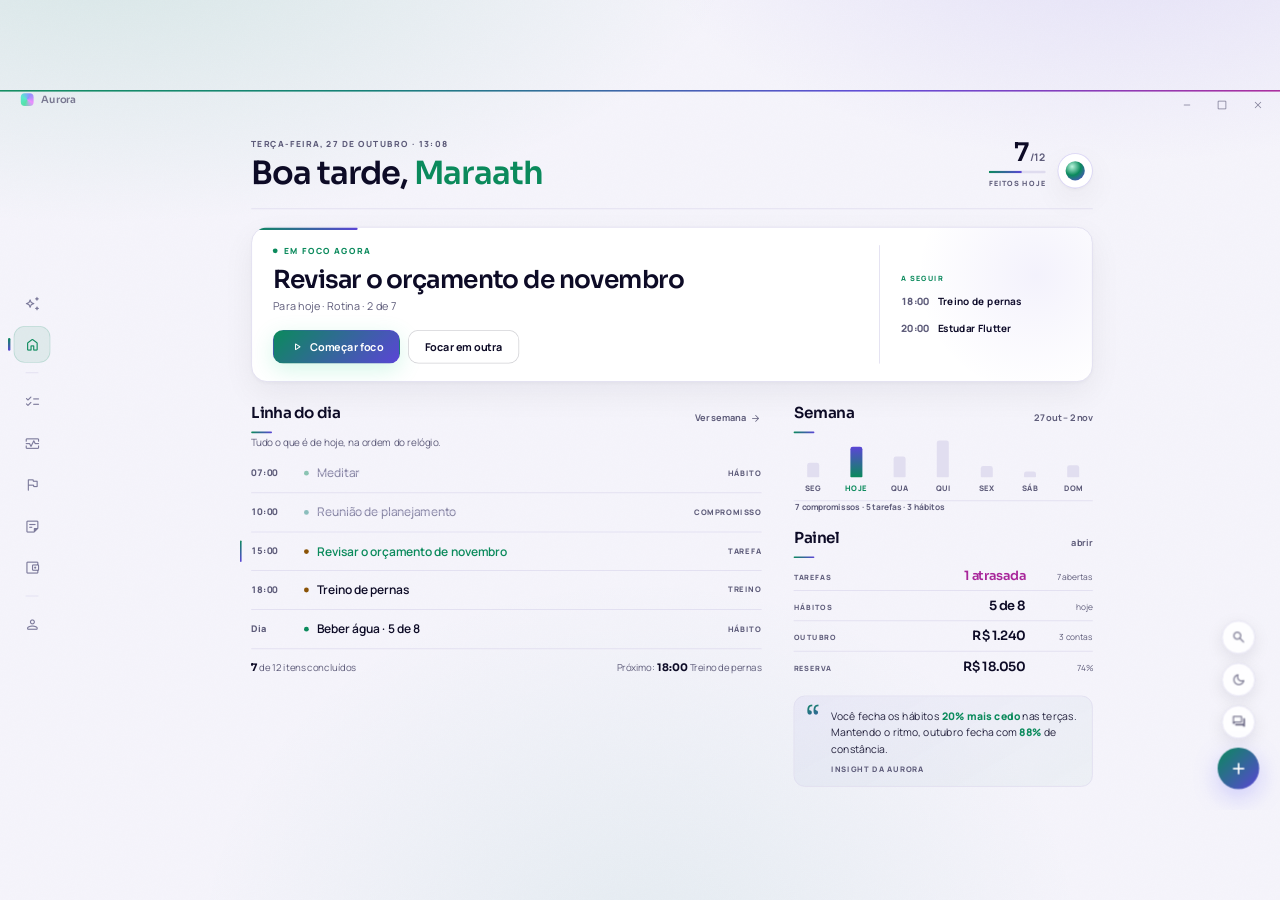
<file: docs/prototipo/visual/c-editorial-claro.html>
<!doctype html>
<html lang="pt-BR" class="pc claro">
<head>
<meta charset="utf-8">
<meta name="viewport" content="width=device-width, initial-scale=1">
<title>C · Editorial Claro — protótipo visual</title>
<link rel="preconnect" href="https://fonts.googleapis.com">
<link href="https://fonts.googleapis.com/css2?family=Manrope:wght@400;500;600;700;800&family=Sora:wght@400;500;600;700&display=block" rel="stylesheet">
<link href="https://fonts.googleapis.com/css2?family=Material+Symbols+Rounded:opsz,wght,FILL@20..48,300..500,0..1&display=block" rel="stylesheet">
<link rel="stylesheet" href="comum.css">
<script>document.documentElement.className = innerWidth < 760 ? 'fone claro' : 'pc claro';</script>
<style>
/* ================= C · EDITORIAL CLARO =================
   O modo claro deixa de ser um tema alternativo e vira um modo bonito de
   verdade: papel, fios finos, tipografia grande e cor só onde importa.
   A paleta clara do app é mantida; o escuro continua existindo. */

:root{
  --bg:#F5F4FB;--surface:#FFFFFF;--surface2:#EDEBF7;--line:#DFDCEF;--text:#0D0B26;--muted:#5E5C7A;
  --accent:#0B8A5C;--accentFill:#0B8A5C;--gradIni:#0B8A5C;--gradFim:#5B45D6;--noAccent:#FFFFFF;
  --violeta:#5B45D6;--teal:#0A7C70;--warn:#8A5306;--bad:#A8259A;
  --borda:rgba(13,11,38,.10);--borda-forte:rgba(13,11,38,.18);--vidro:rgba(255,255,255,.75);
  --sombra:0 2px 4px rgba(13,11,38,.03),0 14px 40px rgba(13,11,38,.06);
  --raio:14px;--raio-g:20px;
}
body{background:var(--bg)}
#ceu{display:none}
.grao{opacity:.035;mix-blend-mode:multiply}
.papel{position:absolute;inset:0;z-index:0;pointer-events:none;
  background:
    radial-gradient(80% 50% at 8% -6%,rgba(11,138,92,.13),transparent 62%),
    radial-gradient(60% 44% at 88% -10%,rgba(91,69,214,.12),transparent 64%),
    radial-gradient(50% 60% at 50% 106%,rgba(10,124,112,.07),transparent 70%)}
.fio-janela{opacity:.95}
.faixa .marca,.faixa .bt-janela{color:var(--muted)}
.faixa .bt-janela:hover{background:rgba(13,11,38,.06)}

/* menu claro */
.menu{width:80px;flex:0 0 80px}
.menu .item{color:#7B799A}
.menu .item.on{color:var(--accent);background:rgba(11,138,92,.09);border:1px solid rgba(11,138,92,.16);box-shadow:none}
.menu .item.on::before{left:-8px;height:16px}
.menu .item .nome{background:#fff;border-color:var(--line);box-shadow:var(--sombra)}

.coluna{max-width:1140px;position:relative;z-index:3;padding-bottom:48px}

/* cabeçalho */
.topo{display:flex;align-items:flex-end;justify-content:space-between;gap:26px;padding:18px 0 22px;border-bottom:1px solid var(--line)}
.topo .rot{color:var(--muted)}
.topo h1{font-size:40px;font-weight:600;letter-spacing:-1.4px;margin-top:8px;line-height:1.06}
.topo h1 em{font-style:normal;color:var(--accent)}
.hoje{display:flex;align-items:flex-end;gap:15px;padding-bottom:3px}
.hoje .n{text-align:right}
.hoje .n b{font-family:Sora;font-size:32px;font-weight:600;letter-spacing:-1.2px;line-height:1;display:block}
.hoje .n b small{font-family:Manrope;font-size:13px;font-weight:700;color:var(--muted);letter-spacing:0;margin-left:2px}
.hoje .n .linha{display:block;height:3px;border-radius:3px;background:var(--line);overflow:hidden;margin:7px 0 0}
.hoje .n .linha i{display:block;height:100%;width:58%;background:linear-gradient(90deg,var(--gradIni),var(--gradFim))}
.hoje .n em{display:block;font-style:normal;font-size:9px;font-weight:800;letter-spacing:1.3px;text-transform:uppercase;color:var(--muted);margin-top:6px}
.orbe-bt{width:44px;height:44px;border-radius:50%;display:grid;place-items:center;border:1px solid rgba(91,69,214,.22);
  background:#fff;box-shadow:var(--sombra)}
.orbe-bt::before{content:'';width:24px;height:24px;border-radius:50%;
  background:radial-gradient(circle at 34% 28%,#B9F5DC,var(--accentFill) 46%,var(--gradFim) 96%)}

/* foco */
.heroi{position:relative;margin-top:22px;padding:22px 26px;border-radius:var(--raio-g);background:#fff;border:1px solid var(--line);
  box-shadow:var(--sombra);display:grid;grid-template-columns:1fr 240px;gap:26px;overflow:hidden}
.heroi::before{content:'';position:absolute;left:0;top:0;width:132px;height:3px;
  background:linear-gradient(90deg,var(--gradIni),var(--gradFim));border-radius:0 3px 3px 0}
.heroi::after{content:'';position:absolute;right:-80px;top:-90px;width:300px;height:300px;border-radius:50%;
  background:radial-gradient(circle,rgba(91,69,214,.07),transparent 70%)}
.heroi .rot{display:flex;align-items:center;gap:8px;color:var(--accent)}
.heroi .rot i{width:6px;height:6px;border-radius:50%;background:var(--accent)}
.heroi h2{font-size:31px;font-weight:600;letter-spacing:-1px;margin:12px 0 6px;line-height:1.1}
.heroi .sub{font-size:13.5px;color:var(--muted)}
.heroi .acoes{display:flex;gap:10px;margin-top:20px}
.heroi .relogio{border-left:1px solid var(--line);padding-left:26px;display:flex;flex-direction:column;justify-content:center;gap:14px}
.heroi .relogio .rot{font-size:9px;letter-spacing:1.5px}
.heroi .relogio .l{display:flex;align-items:center;gap:10px;font-size:12.5px}
.heroi .relogio time{font-weight:800;color:var(--muted);font-variant-numeric:tabular-nums}
.heroi .relogio b{font-weight:700}

/* colunas */
.colunas{display:grid;grid-template-columns:1.45fr .85fr;gap:40px;margin-top:26px}
.secao-t{display:flex;align-items:flex-end;justify-content:space-between;gap:12px;margin-bottom:6px}
.secao-t h3{font-size:19px;font-weight:600;letter-spacing:-.4px}
.secao-t .dir{font-size:11.5px;font-weight:700;color:var(--muted);display:flex;align-items:center;gap:5px}
.regua{width:26px;height:2px;border-radius:2px;background:linear-gradient(90deg,var(--gradIni),var(--gradFim));margin:8px 0 3px}
.secao-desc{font-size:12.5px;color:var(--muted);margin-bottom:14px}

/* linha do dia editorial */
.dia-lista{list-style:none}
.dia-lista li{display:grid;grid-template-columns:52px 1fr auto;align-items:center;gap:14px;padding:13px 0;border-bottom:1px solid var(--line)}
.dia-lista li:first-child{padding-top:4px}
.dia-lista .h{font-size:11.5px;font-weight:800;color:var(--muted);font-variant-numeric:tabular-nums;letter-spacing:.4px}
.dia-lista .t{font-size:15px;font-weight:600;letter-spacing:-.2px;display:flex;align-items:center;gap:10px}
.dia-lista .t i{width:6px;height:6px;border-radius:50%;background:var(--nc);flex:0 0 6px}
.dia-lista .tp{font-size:9.5px;font-weight:800;letter-spacing:1.2px;text-transform:uppercase;color:var(--muted)}
.dia-lista li.feito .t{color:#8A88A6;text-decoration:line-through;text-decoration-color:var(--line);font-weight:500}
.dia-lista li.feito .t i{opacity:.45}
.dia-lista li.agora{position:relative}
.dia-lista li.agora::before{content:'';position:absolute;left:-14px;top:10px;bottom:10px;width:2px;border-radius:2px;
  background:linear-gradient(180deg,var(--gradIni),var(--gradFim))}
.dia-lista li.agora .t{color:var(--accent)}
.rodape-dia{display:flex;align-items:center;justify-content:space-between;margin-top:14px;font-size:12px;color:var(--muted)}
.rodape-dia b{font-family:Sora;font-size:13px;color:var(--text)}

/* coluna direita */
.lado-c{display:flex;flex-direction:column;gap:18px}
.semana-g{display:grid;grid-template-columns:repeat(7,1fr);gap:6px;align-items:end;padding-top:6px}
.semana-g .d{display:flex;flex-direction:column;align-items:center;gap:7px}
.semana-g .d i{width:15px;border-radius:3px 3px 1px 1px;background:#E1DEF0;display:block}
.semana-g .d.on i{background:linear-gradient(180deg,var(--gradFim),var(--gradIni))}
.semana-g .d span{font-size:9.5px;font-weight:800;letter-spacing:.6px;color:var(--muted)}
.semana-g .d.on span{color:var(--accent)}
.semana-n{font-size:10.5px;font-weight:700;color:var(--muted);margin-left:2px}
.linha-base{height:1px;background:var(--line);margin-top:8px}

.areas-l{display:flex;flex-direction:column}
.areas-l .a{display:flex;align-items:baseline;gap:10px;padding:7px 0;border-bottom:1px solid var(--line)}
.areas-l .a:last-child{border-bottom:0}
.areas-l .a .rot{font-size:9px;letter-spacing:1.3px;color:var(--muted);flex:1}
.areas-l .a b{font-family:Sora;font-size:16px;font-weight:600;letter-spacing:-.3px}
.areas-l .a b.bad{color:var(--bad)}
.areas-l .a small{font-size:10.5px;color:var(--muted);width:74px;text-align:right}

.citacao{position:relative;padding:14px 18px 14px 20px;border-radius:14px;border:1px solid var(--line);
  background:linear-gradient(150deg,rgba(91,69,214,.055),rgba(11,138,92,.035))}
.citacao .asp{position:absolute;left:14px;top:6px;font-family:Sora;font-size:40px;line-height:1;
  background:linear-gradient(160deg,var(--gradIni),var(--gradFim));-webkit-background-clip:text;background-clip:text;color:transparent}
.citacao p{font-size:13px;line-height:1.6;padding-left:26px;color:#26243F}
.citacao p b{color:var(--accent);font-weight:800}
.citacao .por{font-size:9.5px;font-weight:800;letter-spacing:1.3px;text-transform:uppercase;color:var(--muted);padding-left:26px;margin-top:8px}

/* atalhos */
.dock .bt{background:rgba(255,255,255,.86);border-color:var(--line);color:var(--muted);box-shadow:0 6px 22px rgba(13,11,38,.1)}
.dock .bt.mais{background:linear-gradient(135deg,var(--gradIni),var(--gradFim));color:#fff}
.dock .bt.mais .ms{color:#fff}

/* celular */
.topo-fone{display:none}
html.fone .topo-fone{display:flex;align-items:center;justify-content:space-between;padding:18px 18px 6px}
html.fone .topo-fone .marca{display:flex;align-items:center;gap:9px;font-family:Sora;font-size:16px;font-weight:600}
html.fone .topo-fone .marca .sinal{width:19px;height:19px;border-radius:6px;background:conic-gradient(from 200deg,#3EDB9A,#42E3C8,#7E7BFF,#E77BFF,#3EDB9A)}
html.fone .topo-fone .lado{display:flex;align-items:center;gap:6px;color:var(--muted)}
html.fone .topo-fone .bt{width:36px;height:36px;border-radius:12px;display:grid;place-items:center;background:#fff;border:1px solid var(--line)}
html.fone .topo-fone .bt .ms{font-size:19px}
html.fone .pc-only{display:none!important}
html.fone .topo{flex-direction:column;align-items:stretch;gap:14px;padding:12px 0 18px}
html.fone .topo h1{font-size:30px;letter-spacing:-.9px}
html.fone .hoje{justify-content:flex-start;padding:0}
html.fone .hoje .n{text-align:left;display:flex;align-items:baseline;gap:9px}
html.fone .hoje .n b{font-size:22px;letter-spacing:-.6px}
html.fone .hoje .n .linha{display:none}
html.fone .hoje .n em{margin:0;font-size:9px;letter-spacing:1.2px}
html.fone .hoje .prog-dia{flex:1}
html.fone .heroi{grid-template-columns:1fr;margin-top:18px;padding:20px}
html.fone .heroi h2{font-size:24px;letter-spacing:-.6px}
html.fone .heroi .relogio{display:none}
html.fone .heroi .acoes .btn{height:40px;padding:0 16px;font-size:13px}
html.fone .colunas{grid-template-columns:1fr;gap:28px;margin-top:24px}
html.fone .lado-c{gap:26px}
html.fone .secao-t h3{font-size:18px}
html.fone .dia-lista li{grid-template-columns:44px 1fr;padding:14px 0}
html.fone .dia-lista .tp{display:none}
html.fone .citacao{display:none}
html.fone .coluna{padding-bottom:120px}
</style>
</head>
<body>
<div class="papel"></div>
<div class="grao"></div>

<div id="palco">
  <div class="janela">
    <i class="fio-janela"></i>
    <div class="faixa pc-only">
      <div class="marca"><span class="sinal"></span>Aurora</div>
      <div class="bt-janela"><span class="ms">remove</span></div>
      <div class="bt-janela"><span class="ms">crop_square</span></div>
      <div class="bt-janela fechar"><span class="ms">close</span></div>
    </div>
    <div class="corpo">
      <nav class="menu pc-only">
        <div class="item"><span class="ms">auto_awesome</span><span class="nome">Assistente</span></div>
        <div class="item on"><span class="ms">home</span><span class="nome">Visão</span></div>
        <div class="sep"></div>
        <div class="item"><span class="ms">checklist</span><span class="nome">Rotina</span></div>
        <div class="item"><span class="ms">monitor_heart</span><span class="nome">Saúde</span></div>
        <div class="item"><span class="ms">flag</span><span class="nome">Objetivos</span></div>
        <div class="item"><span class="ms">sticky_note_2</span><span class="nome">Anotações</span></div>
        <div class="item"><span class="ms">account_balance_wallet</span><span class="nome">Finanças</span></div>
        <div class="sep"></div>
        <div class="item"><span class="ms">person</span><span class="nome">Conta</span></div>
      </nav>

      <div class="rolagem">
        <div class="topo-fone fone-only">
          <div class="marca"><span class="sinal"></span>Aurora</div>
          <div class="lado">
            <div class="bt"><span class="ms">search</span></div>
            <div class="bt"><span class="ms">auto_awesome</span></div>
            <div class="bt"><span class="ms">dark_mode</span></div>
          </div>
        </div>

        <div class="coluna">
          <header class="topo">
            <div>
              <div class="rot">Terça-feira, 27 de outubro · 13:08</div>
              <h1>Boa tarde, <em>Maraath</em></h1>
            </div>
            <div class="hoje">
              <div class="n">
                <b>7<small>/12</small></b>
                <span class="linha"><i></i></span>
                <em>feitos hoje</em>
              </div>
              <div class="orbe-bt pc-only"></div>
            </div>
          </header>

          <section class="heroi">
            <div>
              <div class="rot"><i></i>Em foco agora</div>
              <h2>Revisar o orçamento de novembro</h2>
              <p class="sub">Para hoje · Rotina · 2 de 7</p>
              <div class="acoes">
                <button class="btn p"><span class="ms" style="color:#fff">play_arrow</span>Começar foco</button>
                <button class="btn g" style="border-color:var(--borda-forte);color:var(--text);background:#fff">Focar em outra</button>
              </div>
            </div>
            <div class="relogio">
              <div class="rot">A seguir</div>
              <div class="l"><time>18:00</time><b>Treino de pernas</b></div>
              <div class="l"><time>20:00</time><b>Estudar Flutter</b></div>
            </div>
          </section>

          <div class="colunas">
            <div>
              <div class="secao-t">
                <h3>Linha do dia</h3>
                <span class="dir">Ver semana <span class="ms" style="font-size:14px">arrow_forward</span></span>
              </div>
              <div class="regua"></div>
              <div class="secao-desc">Tudo o que é de hoje, na ordem do relógio.</div>
              <ol class="dia-lista">
                <li class="feito" style="--nc:#0B8A5C"><span class="h">07:00</span><span class="t"><i></i>Meditar</span><span class="tp">Hábito</span></li>
                <li class="feito" style="--nc:#0A7C70"><span class="h">10:00</span><span class="t"><i></i>Reunião de planejamento</span><span class="tp">Compromisso</span></li>
                <li class="agora" style="--nc:#8A5306"><span class="h">15:00</span><span class="t"><i></i>Revisar o orçamento de novembro</span><span class="tp">Tarefa</span></li>
                <li style="--nc:#8A5306"><span class="h">18:00</span><span class="t"><i></i>Treino de pernas</span><span class="tp">Treino</span></li>
                <li style="--nc:#0B8A5C"><span class="h">Dia</span><span class="t"><i></i>Beber água · 5 de 8</span><span class="tp">Hábito</span></li>
              </ol>
              <div class="rodape-dia">
                <span><b>7</b> de 12 itens concluídos</span>
                <span>Próximo: <b>18:00</b> Treino de pernas</span>
              </div>
            </div>

            <aside class="lado-c">
              <div>
                <div class="secao-t"><h3>Semana</h3><span class="dir">27 out – 2 nov</span></div>
                <div class="regua"></div>
                <div class="semana-g">
                  <div class="d"><i style="height:18px"></i><span>SEG</span></div>
                  <div class="d on"><i style="height:38px"></i><span>HOJE</span></div>
                  <div class="d"><i style="height:26px"></i><span>QUA</span></div>
                  <div class="d"><i style="height:46px"></i><span>QUI</span></div>
                  <div class="d"><i style="height:14px"></i><span>SEX</span></div>
                  <div class="d"><i style="height:7px"></i><span>SÁB</span></div>
                  <div class="d"><i style="height:15px"></i><span>DOM</span></div>
                </div>
                <div class="linha-base"></div>
                <div class="semana-n">7 compromissos · 5 tarefas · 3 hábitos</div>
              </div>

              <div>
                <div class="secao-t"><h3>Painel</h3><span class="dir">abrir</span></div>
                <div class="regua"></div>
                <div class="areas-l">
                  <div class="a"><span class="rot">Tarefas</span><b class="bad">1 atrasada</b><small>7 abertas</small></div>
                  <div class="a"><span class="rot">Hábitos</span><b>5 de 8</b><small>hoje</small></div>
                  <div class="a"><span class="rot">Outubro</span><b>R$ 1.240</b><small>3 contas</small></div>
                  <div class="a"><span class="rot">Reserva</span><b>R$ 18.050</b><small>74%</small></div>
                </div>
              </div>

              <div class="citacao">
                <span class="asp">“</span>
                <p>Você fecha os hábitos <b>20% mais cedo</b> nas terças. Mantendo o ritmo, outubro fecha com <b>88%</b> de constância.</p>
                <div class="por">Insight da Aurora</div>
              </div>
            </aside>
          </div>
        </div>
      </div>

      <div class="dock pc-only">
        <div class="bt"><span class="ms">search</span></div>
        <div class="bt"><span class="ms">dark_mode</span></div>
        <div class="bt"><span class="ms">forum</span></div>
        <div class="bt mais"><span class="ms">add</span></div>
      </div>
    </div>

    <div class="barra">
      <div class="pilula" style="background:rgba(255,255,255,.82);border-color:var(--line);box-shadow:0 12px 34px rgba(13,11,38,.12)">
        <div class="bico on"><span class="circulo"><span class="ms">home</span></span><span>Visão</span></div>
        <div class="bico"><span class="ms">checklist</span><span>Rotina</span></div>
        <div class="bico"><span class="ms">account_balance_wallet</span><span>Finanças</span></div>
        <div class="bico"><span class="ms">monitor_heart</span><span>Saúde</span></div>
        <div class="bico"><span class="ms">flag</span><span>Metas</span></div>
      </div>
      <div class="orbe" style="background:#fff;border-color:rgba(91,69,214,.25)"><span class="ms" style="font-size:26px;color:#5B45D6">auto_awesome</span></div>
    </div>
  </div>
</div>
<script src="comum.js"></script>
</body>
</html>
</file>
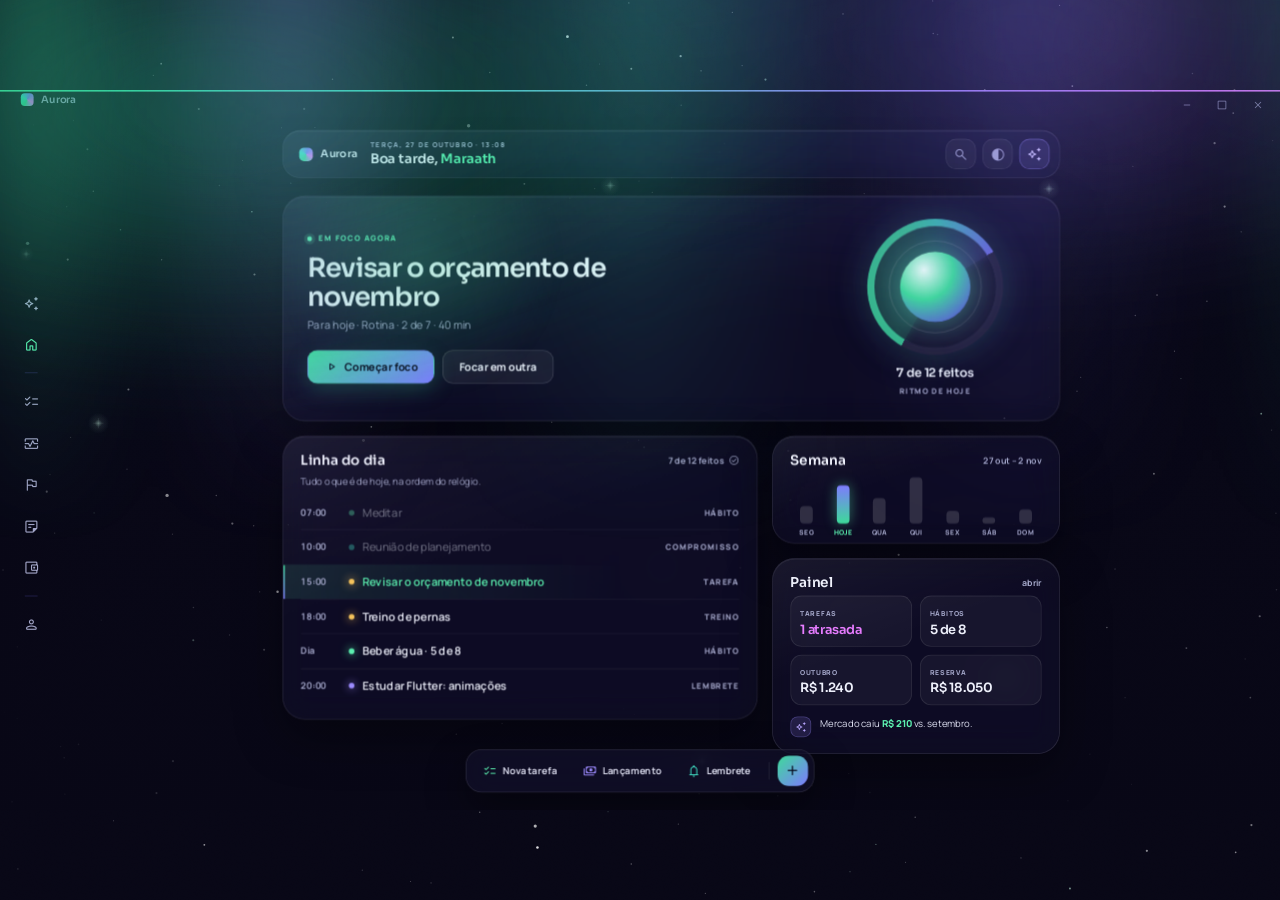
<file: docs/prototipo/visual/d-vidro-imersivo.html>
<!doctype html>
<html lang="pt-BR" class="pc">
<head>
<meta charset="utf-8">
<meta name="viewport" content="width=device-width, initial-scale=1">
<title>D · Vidro Imersivo — protótipo visual</title>
<link rel="preconnect" href="https://fonts.googleapis.com">
<link href="https://fonts.googleapis.com/css2?family=Manrope:wght@300;400;500;600;700;800&family=Sora:wght@300;400;500;600;700&display=block" rel="stylesheet">
<link href="https://fonts.googleapis.com/css2?family=Material+Symbols+Rounded:opsz,wght,FILL@20..48,300..500,0..1&display=block" rel="stylesheet">
<link rel="stylesheet" href="comum.css">
<script>document.documentElement.className = innerWidth < 760 ? 'fone' : 'pc';</script>
<style>
/* ================= D · VIDRO IMERSIVO =================
   A aurora aparece de verdade atrás do conteúdo e tudo é vidro: cabeçalho em
   pílula flutuante, cartões translúcidos com desfoque e uma barra de ações
   rápidas no rodapé. Mais profundo e mais "premium"; pesa mais na GPU. */

:root{--raio-g:28px;--sombra:0 22px 60px rgba(0,0,0,.42)}
.ceu-d i{opacity:.6;height:86%;top:-22%}
.ceu-d .cortina{opacity:.55;height:76%;top:-6%}
.ceu-d .cortina.c2{opacity:.4}
.veu{position:absolute;inset:0;z-index:1;pointer-events:none;
  background:
    linear-gradient(90deg,rgba(8,7,22,.82) 0,rgba(8,7,22,.35) 5%,rgba(8,7,22,0) 15%),
    radial-gradient(70% 60% at 50% -18%,rgba(8,7,22,.35),transparent 70%),
    linear-gradient(180deg,rgba(8,7,22,.5) 0,rgba(8,7,22,.05) 26%,rgba(8,7,22,.2) 60%,rgba(8,7,22,.78) 100%)}
.coluna{max-width:1060px;position:relative;z-index:3}
.rolagem{position:relative;z-index:3}

.vidro{background:rgba(22,20,48,.42);border:1px solid rgba(255,255,255,.11);
  backdrop-filter:blur(20px) saturate(1.45);-webkit-backdrop-filter:blur(20px) saturate(1.45);
  box-shadow:0 24px 60px rgba(0,0,0,.34),inset 0 1px 0 rgba(255,255,255,.09);
  border-radius:var(--raio-g)}
.vidro::after{content:'';position:absolute;inset:0;border-radius:inherit;pointer-events:none;
  background:linear-gradient(160deg,rgba(255,255,255,.055),transparent 42%)}

/* cabeçalho em pílula */
.topo{padding:8px 0 22px}
.pilula-topo{display:flex;align-items:center;gap:16px;padding:10px 12px 10px 20px;border-radius:22px;background:rgba(16,15,38,.55)}
.pilula-topo .marca{display:flex;align-items:center;gap:10px;font-family:Sora;font-size:13px;font-weight:600;letter-spacing:.2px;color:var(--text)}
.pilula-topo .marca .sinal{width:17px;height:17px;border-radius:6px;background:conic-gradient(from 200deg,#3EDB9A,#42E3C8,#7E7BFF,#E77BFF,#3EDB9A)}
.pilula-topo .saudacao{display:flex;flex-direction:column;line-height:1.15}
.pilula-topo .saudacao .rot{font-size:8.5px;letter-spacing:1.5px;color:var(--muted)}
.pilula-topo .saudacao b{font-family:Sora;font-size:16.5px;font-weight:600;letter-spacing:-.2px;margin-top:3px}
.pilula-topo .saudacao b em{font-style:normal;color:var(--accent)}
.pilula-topo .direita{margin-left:auto;display:flex;align-items:center;gap:8px}
.bt-v{width:38px;height:38px;border-radius:13px;display:grid;place-items:center;color:var(--muted);
  border:1px solid rgba(255,255,255,.1);background:rgba(255,255,255,.05)}
.bt-v .ms{font-size:19px}
.bt-v.ia{border-color:rgba(157,140,255,.4);background:rgba(157,140,255,.14);color:#D9CFFF}
.bt-v.ia .ms{font-size:20px}

/* herói */
.heroi{position:relative;margin-top:0;padding:28px 30px;display:grid;grid-template-columns:1fr 250px;align-items:center;gap:26px;overflow:hidden}
.heroi::before{content:'';position:absolute;left:-40px;top:-80px;width:420px;height:320px;border-radius:50%;
  background:radial-gradient(circle,rgba(62,219,154,.20),transparent 66%);filter:blur(10px);pointer-events:none}
.heroi .rot{display:flex;align-items:center;gap:8px;color:var(--accent);font-size:9.5px}
.heroi .rot i{width:6px;height:6px;border-radius:50%;background:var(--accent);box-shadow:0 0 0 4px rgba(92,240,176,.16)}
.heroi h2{font-size:33px;font-weight:600;letter-spacing:-1px;line-height:1.1;margin:12px 0 8px;max-width:520px}
.heroi .sub{font-size:13.5px;color:var(--muted);font-weight:400}
.heroi .acoes{display:flex;gap:10px;margin-top:20px}
.dia-orbe{display:flex;flex-direction:column;align-items:center;gap:12px}
.anel-orbe{width:170px;height:170px;border-radius:50%;display:grid;place-items:center;position:relative;
  background:conic-gradient(from 210deg,rgba(62,219,154,.85) 0 34%,rgba(66,227,200,.8) 42%,rgba(126,123,255,.8) 58%,rgba(255,255,255,.08) 58% 100%);
  box-shadow:0 0 44px rgba(92,240,176,.18)}
.anel-orbe::before{content:'';position:absolute;inset:9px;border-radius:50%;background:rgba(12,11,28,.72);
  backdrop-filter:blur(6px);box-shadow:inset 0 1px 0 rgba(255,255,255,.08)}
.anel-orbe .orbe{position:relative;width:88px;height:88px;border-radius:50%;
  background:radial-gradient(circle at 34% 26%,#EBFFF7,#3EDB9A 42%,#5B57D6 88%,#7E7BFF);
  box-shadow:0 0 40px rgba(92,240,176,.5),0 0 90px rgba(126,123,255,.34)}
.anel-orbe .orbe::after{content:'';position:absolute;inset:-14px;border-radius:50%;border:1px solid rgba(255,255,255,.16)}
.dia-orbe .legenda{text-align:center}
.dia-orbe .legenda b{display:block;font-family:Sora;font-size:15px;font-weight:600}
.dia-orbe .legenda small{font-size:9.5px;font-weight:800;letter-spacing:1.3px;text-transform:uppercase;color:var(--muted)}

/* colunas */
.colunas{display:grid;grid-template-columns:1.32fr .8fr;gap:18px;margin-top:18px;align-items:start}
.bloco-v{padding:18px 22px 20px;position:relative;overflow:hidden}
.bloco-v .cab{display:flex;align-items:center;justify-content:space-between;gap:10px;margin-bottom:4px}
.bloco-v .cab .dir{font-size:11px;font-weight:700;color:var(--muted);display:flex;align-items:center;gap:5px}
.bloco-v .desc{font-size:12px;color:var(--muted);margin-bottom:10px}
.dia-v{list-style:none}
.dia-v li{display:grid;grid-template-columns:48px 1fr auto;align-items:center;gap:12px;padding:11px 0;
  border-top:1px solid rgba(255,255,255,.07)}
.dia-v li:first-child{border-top:0}
.dia-v time{font-size:11.5px;font-weight:700;color:var(--muted);font-variant-numeric:tabular-nums}
.dia-v .t{font-size:14px;font-weight:600;display:flex;align-items:center;gap:10px;letter-spacing:-.1px}
.dia-v .t i{width:7px;height:7px;border-radius:50%;background:var(--nc);box-shadow:0 0 12px var(--nc)}
.dia-v .tp{font-size:10px;font-weight:800;letter-spacing:1.1px;text-transform:uppercase;color:var(--muted)}
.dia-v li.feito .t{color:rgba(238,240,251,.45);font-weight:400}
.dia-v li.feito .t i{opacity:.35;box-shadow:none}
.dia-v li.agora{position:relative;background:linear-gradient(90deg,rgba(92,240,176,.11),transparent 72%);margin:0 -22px;padding:11px 22px;border-top-color:transparent}
.dia-v li.agora .t{color:var(--accent)}
.dia-v li.agora::before{content:'';position:absolute;left:0;top:0;bottom:0;width:2px;background:linear-gradient(180deg,var(--gradIni),var(--gradFim))}

.lado-v{display:flex;flex-direction:column;gap:18px}
.mini-sem{display:grid;grid-template-columns:repeat(7,1fr);gap:5px;align-items:end;height:66px;padding-top:4px}
.mini-sem .c{display:flex;flex-direction:column;align-items:center;gap:5px;height:100%;justify-content:flex-end}
.mini-sem .c i{width:100%;max-width:16px;border-radius:5px;background:rgba(255,255,255,.14)}
.mini-sem .c.on i{background:linear-gradient(180deg,var(--gradFim),var(--gradIni));box-shadow:0 0 16px rgba(92,240,176,.45)}
.mini-sem .c span{font-size:8.5px;font-weight:800;color:var(--muted);letter-spacing:.4px}
.mini-sem .c.on span{color:var(--accent)}
.mini-painel{display:grid;grid-template-columns:1fr 1fr;gap:10px;margin-top:2px}
.mini-painel .m{padding:9px 11px;border-radius:14px;border:1px solid rgba(255,255,255,.09);background:rgba(255,255,255,.045)}
.mini-painel .m b{display:block;font-family:Sora;font-size:16px;font-weight:600;letter-spacing:-.3px}
.mini-painel .m b.bad{color:var(--bad)}
.mini-painel .m small{font-size:8.5px;font-weight:800;letter-spacing:1px;text-transform:uppercase;color:var(--muted)}
.insight-v{display:flex;gap:11px;align-items:flex-start;font-size:12px;line-height:1.55;color:#DCDEEF}
.insight-v .orbe-p{width:26px;height:26px;border-radius:9px;flex:0 0 26px;display:grid;place-items:center;
  background:rgba(157,140,255,.16);border:1px solid rgba(157,140,255,.3)}
.insight-v b{color:var(--accent);font-weight:800}

/* barra de ações rápida (nova): pílula de vidro no rodapé */
.acoes-rapidas{position:absolute;left:50%;bottom:22px;transform:translateX(-50%);z-index:26;
  display:flex;align-items:center;gap:6px;padding:7px;border-radius:20px;
  background:rgba(22,20,48,.5);border:1px solid rgba(255,255,255,.12);
  backdrop-filter:blur(20px) saturate(1.4);-webkit-backdrop-filter:blur(20px) saturate(1.4);
  box-shadow:0 20px 50px rgba(0,0,0,.45)}
.acoes-rapidas .a{display:flex;align-items:center;gap:7px;height:38px;padding:0 13px;border-radius:14px;
  font-size:12px;font-weight:700;color:#D7D9EA;white-space:nowrap}
.acoes-rapidas .a .ms{font-size:18px;color:var(--accent)}
.acoes-rapidas .a:nth-child(2) .ms{color:var(--violeta)}
.acoes-rapidas .a:nth-child(3) .ms{color:var(--teal)}
.acoes-rapidas .a.mais{width:38px;padding:0;justify-content:center;background:linear-gradient(135deg,var(--gradIni),var(--gradFim));color:var(--noAccent)}
.acoes-rapidas .a.mais .ms{color:var(--noAccent);font-size:22px}
.acoes-rapidas .sep{width:1px;height:22px;background:rgba(255,255,255,.1);margin:0 4px}

/* celular */
.topo-fone{display:none}
html.fone .topo-fone{display:flex;align-items:center;justify-content:space-between;padding:14px 16px 8px}
html.fone .topo-fone .marca{display:flex;align-items:center;gap:9px;font-family:Sora;font-size:16px;font-weight:600}
html.fone .topo-fone .marca .sinal{width:19px;height:19px;border-radius:6px;background:conic-gradient(from 200deg,#3EDB9A,#42E3C8,#7E7BFF,#E77BFF,#3EDB9A)}
html.fone .topo-fone .lado{display:flex;align-items:center;gap:6px}
html.fone .pc-only{display:none!important}
html.fone .acu{display:none}
html.fone .topo{display:none}
html.fone .heroi{grid-template-columns:1fr;padding:22px 20px;gap:18px;text-align:left}
html.fone .heroi h2{font-size:24px;max-width:none}
html.fone .dia-orbe{flex-direction:row;gap:14px}
html.fone .anel-orbe{width:86px;height:86px}
html.fone .anel-orbe .orbe{width:46px;height:46px}
html.fone .dia-orbe .legenda{text-align:left}
html.fone .colunas{grid-template-columns:1fr;gap:14px;margin-top:14px}
html.fone .bloco-v{padding:16px 18px 18px}
html.fone .dia-v li{grid-template-columns:42px 1fr;padding:10px 0}
html.fone .dia-v .tp{display:none}
html.fone .dia-v li.agora{margin:0 -18px;padding:10px 18px}
html.fone .coluna{padding-bottom:120px}
html.fone .acoes-rapidas{display:none}
</style>
</head>
<body>
<canvas id="ceu"></canvas>
<div class="aurora ceu-d" data-camadas="3" data-cortina="1"></div>
<div class="grao"></div>

<div id="palco">
  <div class="veu"></div>
  <div class="janela">
    <i class="fio-janela"></i>
    <div class="faixa pc-only">
      <div class="marca"><span class="sinal"></span>Aurora</div>
      <div class="bt-janela"><span class="ms">remove</span></div>
      <div class="bt-janela"><span class="ms">crop_square</span></div>
      <div class="bt-janela fechar"><span class="ms">close</span></div>
    </div>
    <div class="corpo">
      <nav class="menu pc-only">
        <div class="item"><span class="ms">auto_awesome</span><span class="nome">Assistente</span></div>
        <div class="item on"><span class="ms">home</span><span class="nome">Visão</span></div>
        <div class="sep"></div>
        <div class="item"><span class="ms">checklist</span><span class="nome">Rotina</span></div>
        <div class="item"><span class="ms">monitor_heart</span><span class="nome">Saúde</span></div>
        <div class="item"><span class="ms">flag</span><span class="nome">Objetivos</span></div>
        <div class="item"><span class="ms">sticky_note_2</span><span class="nome">Anotações</span></div>
        <div class="item"><span class="ms">account_balance_wallet</span><span class="nome">Finanças</span></div>
        <div class="sep"></div>
        <div class="item"><span class="ms">person</span><span class="nome">Conta</span></div>
      </nav>

      <div class="rolagem">
        <div class="topo-fone fone-only">
          <div class="marca"><span class="sinal"></span>Aurora</div>
          <div class="lado">
            <div class="bt-v"><span class="ms">search</span></div>
            <div class="bt-v"><span class="ms">contrast</span></div>
          </div>
        </div>

        <div class="coluna">
          <div class="topo">
            <div class="pilula-topo vidro">
              <div class="marca"><span class="sinal"></span>Aurora</div>
              <div class="saudacao">
                <span class="rot">Terça, 27 de outubro · 13:08</span>
                <b>Boa tarde, <em>Maraath</em></b>
              </div>
              <div class="direita">
                <div class="bt-v"><span class="ms">search</span></div>
                <div class="bt-v"><span class="ms">contrast</span></div>
                <div class="bt-v ia"><span class="ms">auto_awesome</span></div>
              </div>
            </div>
          </div>

          <section class="vidro heroi">
            <div>
              <div class="rot"><i></i>Em foco agora</div>
              <h2>Revisar o orçamento de novembro</h2>
              <p class="sub">Para hoje · Rotina · 2 de 7 · 40 min</p>
              <div class="acoes">
                <button class="btn p"><span class="ms">play_arrow</span>Começar foco</button>
                <button class="btn g" style="background:rgba(255,255,255,.06)">Focar em outra</button>
              </div>
            </div>
            <div class="dia-orbe">
              <div class="anel-orbe"><div class="orbe"></div></div>
              <div class="legenda"><b>7 de 12 feitos</b><small>ritmo de hoje</small></div>
            </div>
          </section>

          <div class="colunas">
            <section class="vidro bloco-v">
              <div class="cab"><h3>Linha do dia</h3><span class="dir">7 de 12 feitos <span class="ms" style="font-size:14px">check_circle</span></span></div>
              <div class="desc">Tudo o que é de hoje, na ordem do relógio.</div>
              <ol class="dia-v">
                <li class="feito" style="--nc:#5CF0B0"><time>07:00</time><span class="t"><i></i>Meditar</span><span class="tp">Hábito</span></li>
                <li class="feito" style="--nc:#42E3C8"><time>10:00</time><span class="t"><i></i>Reunião de planejamento</span><span class="tp">Compromisso</span></li>
                <li class="agora" style="--nc:#F5C35B"><time>15:00</time><span class="t"><i></i>Revisar o orçamento de novembro</span><span class="tp">Tarefa</span></li>
                <li style="--nc:#F5C35B"><time>18:00</time><span class="t"><i></i>Treino de pernas</span><span class="tp">Treino</span></li>
                <li style="--nc:#5CF0B0"><time>Dia</time><span class="t"><i></i>Beber água · 5 de 8</span><span class="tp">Hábito</span></li>
                <li style="--nc:#9D8CFF"><time>20:00</time><span class="t"><i></i>Estudar Flutter: animações</span><span class="tp">Lembrete</span></li>
              </ol>
            </section>

            <div class="lado-v">
              <section class="vidro bloco-v">
                <div class="cab"><h3>Semana</h3><span class="dir">27 out – 2 nov</span></div>
                <div class="mini-sem">
                  <div class="c"><i style="height:22px"></i><span>SEG</span></div>
                  <div class="c on"><i style="height:48px"></i><span>HOJE</span></div>
                  <div class="c"><i style="height:32px"></i><span>QUA</span></div>
                  <div class="c"><i style="height:58px"></i><span>QUI</span></div>
                  <div class="c"><i style="height:16px"></i><span>SEX</span></div>
                  <div class="c"><i style="height:8px"></i><span>SÁB</span></div>
                  <div class="c"><i style="height:18px"></i><span>DOM</span></div>
                </div>
              </section>

              <section class="vidro bloco-v">
                <div class="cab"><h3>Painel</h3><span class="dir">abrir</span></div>
                <div class="mini-painel">
                  <div class="m"><small>Tarefas</small><b class="bad">1 atrasada</b></div>
                  <div class="m"><small>Hábitos</small><b>5 de 8</b></div>
                  <div class="m"><small>Outubro</small><b>R$ 1.240</b></div>
                  <div class="m"><small>Reserva</small><b>R$ 18.050</b></div>
                </div>
                <div class="insight-v" style="margin-top:14px">
                  <span class="orbe-p"><span class="ms" style="font-size:15px;color:#B9A7FF">auto_awesome</span></span>
                  <p>Mercado caiu <b>R$ 210</b> vs. setembro.</p>
                </div>
              </section>
            </div>
          </div>
        </div>
      </div>

      <div class="acoes-rapidas pc-only">
        <div class="a"><span class="ms">checklist</span>Nova tarefa</div>
        <div class="a"><span class="ms">payments</span>Lançamento</div>
        <div class="a"><span class="ms">notifications</span>Lembrete</div>
        <div class="sep"></div>
        <div class="a mais"><span class="ms">add</span></div>
      </div>
    </div>

    <div class="barra">
      <div class="pilula">
        <div class="bico on"><span class="circulo"><span class="ms">home</span></span><span>Visão</span></div>
        <div class="bico"><span class="ms">checklist</span><span>Rotina</span></div>
        <div class="bico"><span class="ms">account_balance_wallet</span><span>Finanças</span></div>
        <div class="bico"><span class="ms">monitor_heart</span><span>Saúde</span></div>
        <div class="bico"><span class="ms">flag</span><span>Metas</span></div>
      </div>
      <div class="orbe"><span class="ms" style="font-size:26px;color:#9D8CFF">auto_awesome</span></div>
    </div>
  </div>
</div>
<script src="comum.js"></script>
</body>
</html>
</file>
<file: docs/prototipo/visual/comum.css>
/* Base dos protótipos visuais do Aurora — tokens, peças e moldura.
   Cada direção (a-, b-, c-, d-) carrega este arquivo e sobrescreve só a pele. */
:root{
  --bg:#080716;--surface:#0F0E26;--surface2:#18173A;--line:#232250;--text:#EEF0FB;--muted:#A3A6C8;
  --accent:#5CF0B0;--accentFill:#3EDB9A;--gradIni:#3EDB9A;--gradFim:#7E7BFF;--noAccent:#06061A;
  --violeta:#9D8CFF;--teal:#42E3C8;--warn:#F5C35B;--bad:#E77BFF;
  --vidro:rgba(24,23,58,.55);--borda:rgba(255,255,255,.09);--borda-forte:rgba(255,255,255,.16);
  --sombra:0 18px 50px rgba(0,0,0,.35);
  --raio:18px;--raio-g:22px;
}
*{box-sizing:border-box;margin:0;padding:0}
html,body{height:100%}
body{background:var(--bg);color:var(--text);font-family:Manrope,sans-serif;font-size:14px;line-height:1.45;
  -webkit-font-smoothing:antialiased;overflow:hidden}
b,strong{font-weight:700}
.ms{font-family:'Material Symbols Rounded',sans-serif;font-weight:400;font-style:normal;line-height:1;
  letter-spacing:normal;text-transform:none;display:inline-block;white-space:nowrap;
  font-variation-settings:'FILL' 0,'wght' 320,'GRAD' 0,'opsz' 24;-webkit-font-smoothing:antialiased}
.sora{font-family:Sora,sans-serif}

/* palco fixo 1600x900, escalado para caber na janela */
#palco{position:absolute;left:0;top:0;width:1600px;height:900px;transform-origin:0 0;overflow:hidden;background:transparent}
html.fone #palco{width:100vw;height:100vh;transform:none!important;left:0!important;top:0!important}
#ceu{position:absolute;left:0;top:0;width:100%;height:100%;display:block}
.grao{position:absolute;inset:0;pointer-events:none;opacity:.05;mix-blend-mode:overlay;
  background-image:url("data:image/svg+xml;utf8,<svg xmlns='http://www.w3.org/2000/svg' width='180' height='180'><filter id='r'><feTurbulence type='fractalNoise' baseFrequency='0.85' numOctaves='2' stitchTiles='stitch'/></filter><rect width='180' height='180' filter='url(%23r)' opacity='0.55'/></svg>")}

/* janela do app (sem barra do sistema, como no Windows: fio de aurora + botões) */
.janela{position:absolute;inset:0;display:flex;flex-direction:column;overflow:hidden}
.fio-janela{position:absolute;left:0;right:0;top:0;height:2px;z-index:40;
  background:linear-gradient(90deg,var(--gradIni),var(--teal) 28%,var(--violeta) 68%,var(--bad));opacity:.9}
.faixa{height:34px;flex:0 0 34px;display:flex;align-items:center;justify-content:flex-end;gap:4px;padding:2px 8px 0 20px;position:relative;z-index:30}
.faixa .bt-janela{width:40px;height:28px;display:grid;place-items:center;border-radius:8px;color:var(--muted);font-size:15px;opacity:.75}
.faixa .bt-janela.fechar:hover{background:rgba(231,123,255,.18);color:#FFD9FA}
.faixa .marca{position:absolute;left:26px;top:3px;display:flex;align-items:center;gap:9px;font-family:Sora;font-size:12.5px;font-weight:600;letter-spacing:.2px;color:var(--muted);opacity:.8}
.faixa .marca .sinal{width:16px;height:16px;border-radius:5px;background:conic-gradient(from 210deg,#3EDB9A,#42E3C8,#7E7BFF,#E77BFF,#3EDB9A);filter:saturate(1.1)}
.corpo{flex:1;display:flex;min-height:0;position:relative}

/* menu lateral: só ícones */
.menu{width:78px;flex:0 0 78px;display:flex;flex-direction:column;align-items:center;justify-content:center;gap:6px;position:relative;z-index:20}
.menu .item{width:46px;height:46px;display:grid;place-items:center;border-radius:14px;color:var(--muted);position:relative;transition:color .2s}
.menu .item .ms{font-size:21px}
.menu .item .nome{position:absolute;left:58px;top:50%;transform:translateY(-50%) translateX(-4px);opacity:0;pointer-events:none;
  background:var(--surface2);border:1px solid var(--line);border-radius:999px;padding:5px 11px;font-size:12px;font-weight:600;color:var(--text);white-space:nowrap;transition:.18s;z-index:50}
.menu .item:hover .nome{opacity:1;transform:translateY(-50%)}
.menu .item:hover{color:var(--text)}
.menu .sep{width:16px;height:1px;background:var(--line);margin:6px 0}
.menu .item.on{color:var(--accent)}
.menu .item.on::before{content:'';position:absolute;left:-20px;top:50%;transform:translateY(-50%);width:3px;height:20px;border-radius:3px;
  background:linear-gradient(180deg,var(--gradIni),var(--gradFim))}

/* coluna de conteúdo */
.rolagem{flex:1;overflow:hidden;position:relative}
.coluna{max-width:1040px;margin:0 auto;padding:8px 44px 60px}

/* tipografia */
.rot{font-size:10.5px;font-weight:800;letter-spacing:1.7px;text-transform:uppercase;color:var(--muted)}
h1{font-family:Sora;font-size:33px;font-weight:600;letter-spacing:-.5px;line-height:1.1}
h2{font-family:Sora;font-size:25px;font-weight:600;letter-spacing:-.3px;line-height:1.18}
h3{font-family:Sora;font-size:17px;font-weight:600;letter-spacing:-.1px}
.sub{color:var(--muted)}
.dir{color:var(--muted);font-size:12.5px;font-weight:600}

/* peças */
.btn{display:inline-flex;align-items:center;gap:8px;height:42px;padding:0 20px;border-radius:13px;font-family:Manrope;font-weight:700;font-size:13.5px;
  border:1px solid transparent;cursor:pointer;white-space:nowrap}
.btn .ms{font-size:18px}
.btn.p{background:linear-gradient(135deg,var(--gradIni),var(--gradFim));color:var(--noAccent);box-shadow:0 8px 26px rgba(62,219,154,.22)}
.btn.g{background:transparent;border-color:var(--borda-forte);color:var(--text)}
.btn.ghost{background:var(--surface2);color:var(--text);border-color:var(--line)}
.chip{display:inline-flex;align-items:center;gap:6px;height:27px;padding:0 11px;border-radius:999px;border:1px solid var(--line);
  color:var(--muted);font-size:12px;font-weight:700;background:rgba(255,255,255,.02)}
.chip.on{color:var(--accent);border-color:rgba(92,240,176,.42);background:rgba(62,219,154,.12)}
.cartao{background:var(--surface);border:1px solid var(--borda);border-radius:var(--raio);position:relative}
.selo{display:inline-flex;align-items:center;gap:6px;font-size:11.5px;font-weight:700;color:var(--muted)}

/* anel de progresso */
.anel{border-radius:50%;display:grid;place-items:center;position:relative}
.anel .miolo{background:var(--bg);border-radius:50%;display:grid;place-items:center;text-align:center}
.anel .miolo b{font-family:Sora;font-size:15px;font-weight:600;line-height:1}
.anel .miolo small{display:block;font-size:8.5px;letter-spacing:1px;text-transform:uppercase;color:var(--muted);font-weight:800;margin-top:3px}

/* atalhos flutuantes */
.dock{position:absolute;right:26px;bottom:26px;display:flex;flex-direction:column;gap:11px;align-items:center;z-index:25}
.dock .bt{width:42px;height:42px;border-radius:50%;display:grid;place-items:center;background:var(--vidro);border:1px solid var(--borda);
  color:var(--muted);backdrop-filter:blur(12px) saturate(1.4);-webkit-backdrop-filter:blur(12px) saturate(1.4);box-shadow:0 8px 24px rgba(0,0,0,.3)}
.dock .bt .ms{font-size:19px}
.dock .bt.mais{width:52px;height:52px;background:linear-gradient(135deg,var(--gradIni),var(--gradFim));color:var(--noAccent);border:0;
  box-shadow:0 10px 30px rgba(126,123,255,.35)}
.dock .bt.mais .ms{font-size:25px;font-variation-settings:'FILL' 0,'wght' 400,'opsz' 24}

/* cabeçalho e barra do celular */
.barra{display:none}

/* ---------- celular ---------- */
html.fone .janela{inset:0}
html.fone .faixa{display:none}
html.fone .menu{display:none}
html.fone .dock{display:none}
html.fone .coluna{max-width:none;padding:0 18px 120px}
html.fone h1{font-size:27px;letter-spacing:-.4px}
html.fone h2{font-size:21px}
html.fone .barra{display:flex;position:absolute;left:14px;right:14px;bottom:16px;z-index:30;
  align-items:center;justify-content:space-between;gap:10px}
html.fone .barra .pilula{flex:1;display:flex;align-items:center;justify-content:space-around;height:62px;padding:0 8px;border-radius:22px;
  background:var(--vidro);border:1px solid var(--borda);backdrop-filter:blur(16px) saturate(1.5);-webkit-backdrop-filter:blur(16px) saturate(1.5);
  box-shadow:0 14px 40px rgba(0,0,0,.42);position:relative}
html.fone .barra .bico{width:46px;display:flex;flex-direction:column;align-items:center;gap:3px;color:var(--muted)}
html.fone .barra .bico .ms{font-size:22px}
html.fone .barra .bico span{font-size:8.5px;font-weight:800;letter-spacing:.2px;opacity:0;height:0;overflow:hidden}
html.fone .barra .bico.on{color:var(--accent)}
html.fone .barra .bico.on .circulo{width:40px;height:40px;border-radius:14px;display:grid;place-items:center;
  background:linear-gradient(135deg,var(--gradIni),var(--gradFim));color:var(--noAccent);box-shadow:0 6px 18px rgba(62,219,154,.3)}
html.fone .barra .bico.on .circulo .ms{font-size:21px}
html.fone .barra .bico.on span{opacity:1;height:auto}
html.fone .barra .orbe{flex:0 0 58px;height:58px;border-radius:50%;display:grid;place-items:center;
  background:var(--vidro);border:1px solid rgba(157,140,255,.4);backdrop-filter:blur(16px);box-shadow:0 10px 30px rgba(0,0,0,.4)}

/* ---------- aurora em camadas (montada pelo comum.js) ---------- */
.aurora{position:absolute;inset:0;overflow:hidden;pointer-events:none;z-index:1}
.aurora i{position:absolute;left:-25%;top:-26%;width:150%;height:80%;opacity:.5;
  filter:blur(46px) saturate(1.15);
  background:radial-gradient(46% 55% at 28% 38%,rgba(62,219,154,.5),transparent 72%),
             radial-gradient(42% 48% at 70% 30%,rgba(126,123,255,.42),transparent 74%);
  animation:derivaA 54s ease-in-out infinite alternate}
.aurora i:nth-child(2){left:-10%;top:-8%;height:60%;opacity:.3;filter:blur(64px);
  background:radial-gradient(40% 60% at 18% 34%,rgba(66,227,200,.42),transparent 70%),
             radial-gradient(38% 50% at 78% 22%,rgba(231,123,255,.2),transparent 72%);
  animation:derivaB 74s ease-in-out infinite alternate}
.aurora i:nth-child(3){left:-30%;top:-34%;height:56%;opacity:.22;filter:blur(58px);
  background:radial-gradient(34% 60% at 52% 30%,rgba(126,123,255,.5),transparent 70%),
             radial-gradient(30% 46% at 86% 44%,rgba(62,219,154,.34),transparent 72%);
  animation:derivaA 92s ease-in-out infinite alternate-reverse}
.aurora .cortina{position:absolute;left:-12%;top:-12%;width:124%;height:66%;opacity:.5;
  background:linear-gradient(90deg,transparent 0 6%,rgba(62,219,154,.42) 12%,transparent 19%,
    rgba(157,140,255,.36) 28%,transparent 38%,rgba(66,227,200,.34) 50%,transparent 62%,
    rgba(126,123,255,.32) 74%,transparent 86%,rgba(62,219,154,.22) 92%,transparent 100%);
  -webkit-mask-image:linear-gradient(180deg,#000 0%,rgba(0,0,0,.6) 42%,transparent 88%);
  mask-image:linear-gradient(180deg,#000 0%,rgba(0,0,0,.6) 42%,transparent 88%);
  filter:blur(22px);
  animation:derivaB 68s ease-in-out infinite alternate}
.aurora .cortina.c2{opacity:.32;height:52%;top:-18%;transform:scaleX(-1);
  background:linear-gradient(90deg,transparent 0 10%,rgba(231,123,255,.24) 20%,transparent 32%,
    rgba(62,219,154,.3) 46%,transparent 58%,rgba(157,140,255,.24) 72%,transparent 88%);
  filter:blur(30px);animation-duration:96s}
.aurora.estatico i,.aurora.estatico .cortina{animation:none}
@keyframes derivaA{0%{transform:translateX(-3%) skewX(-5deg)}100%{transform:translateX(5%) skewX(5deg) scaleY(1.1)}}
@keyframes derivaB{0%{transform:translateX(4%) skewX(4deg) scaleY(1.08)}100%{transform:translateX(-4%) skewX(-4deg) scaleY(.96)}}
</file>
